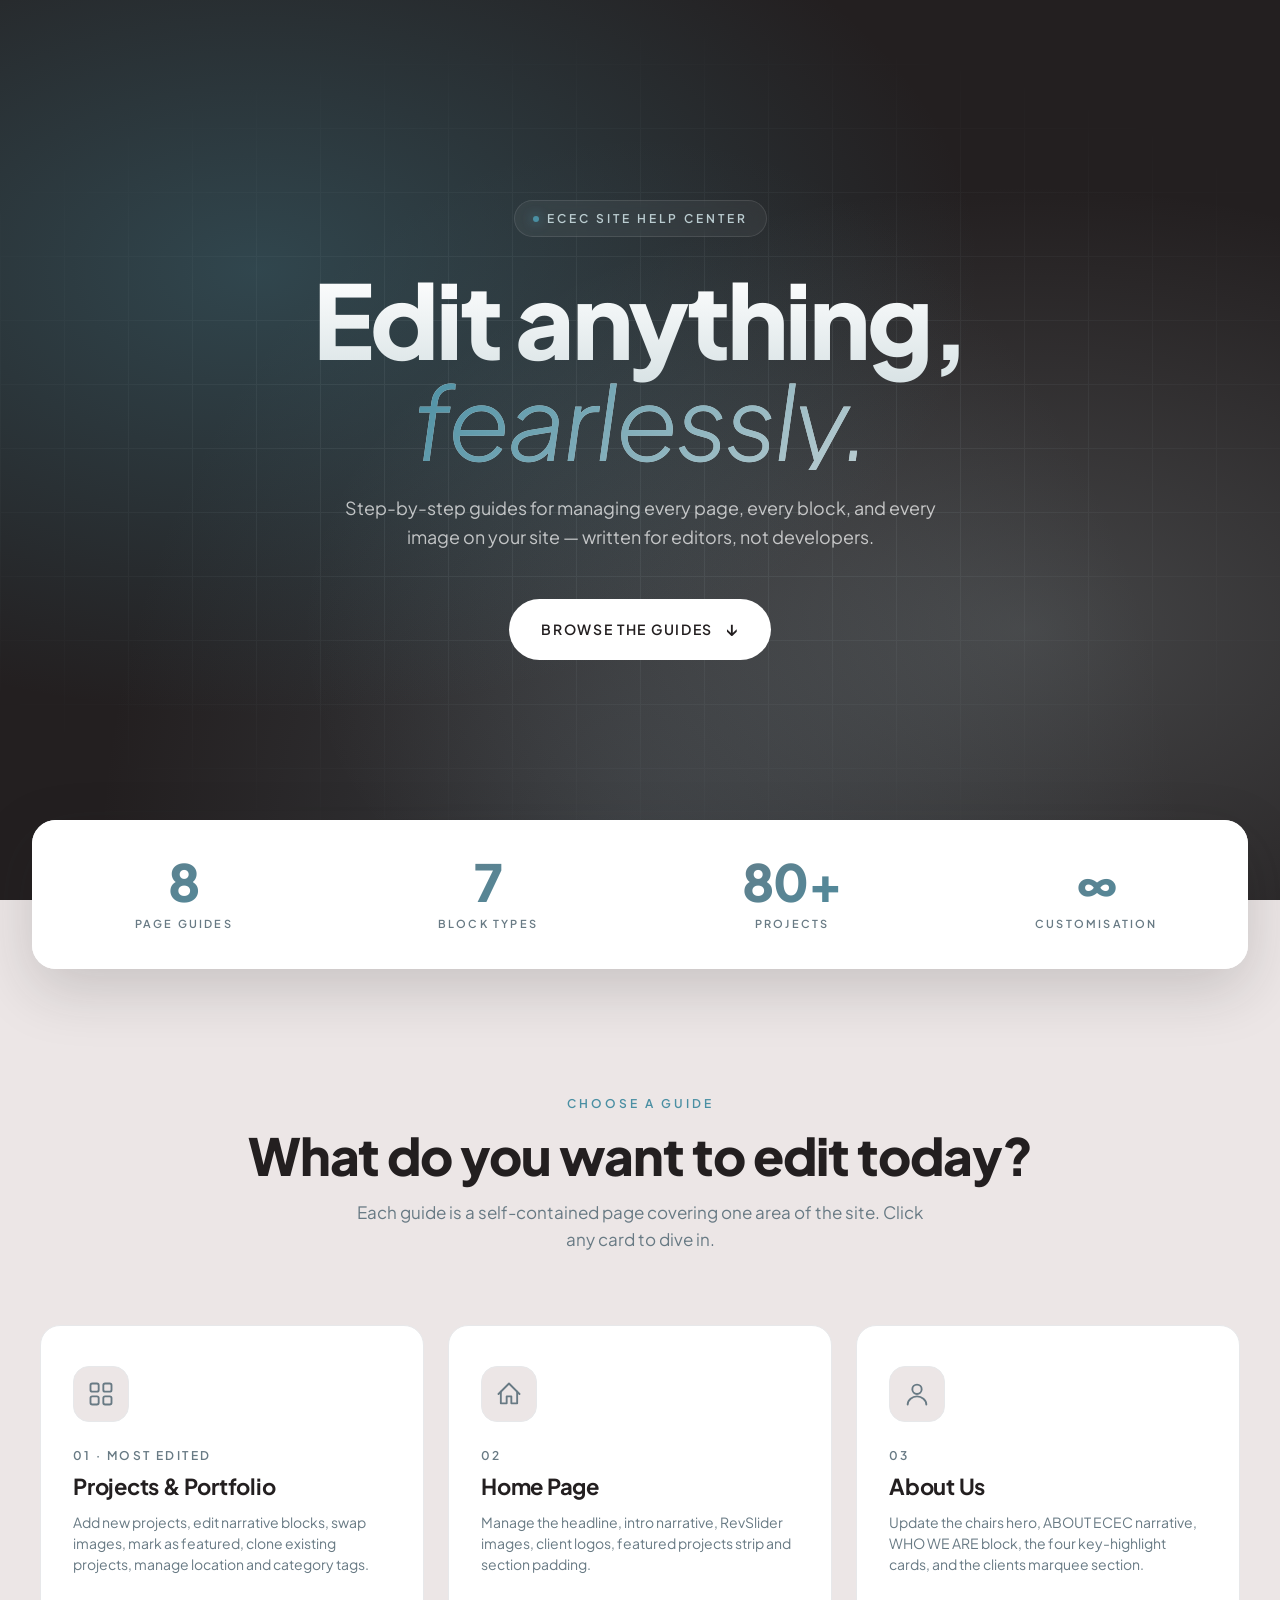
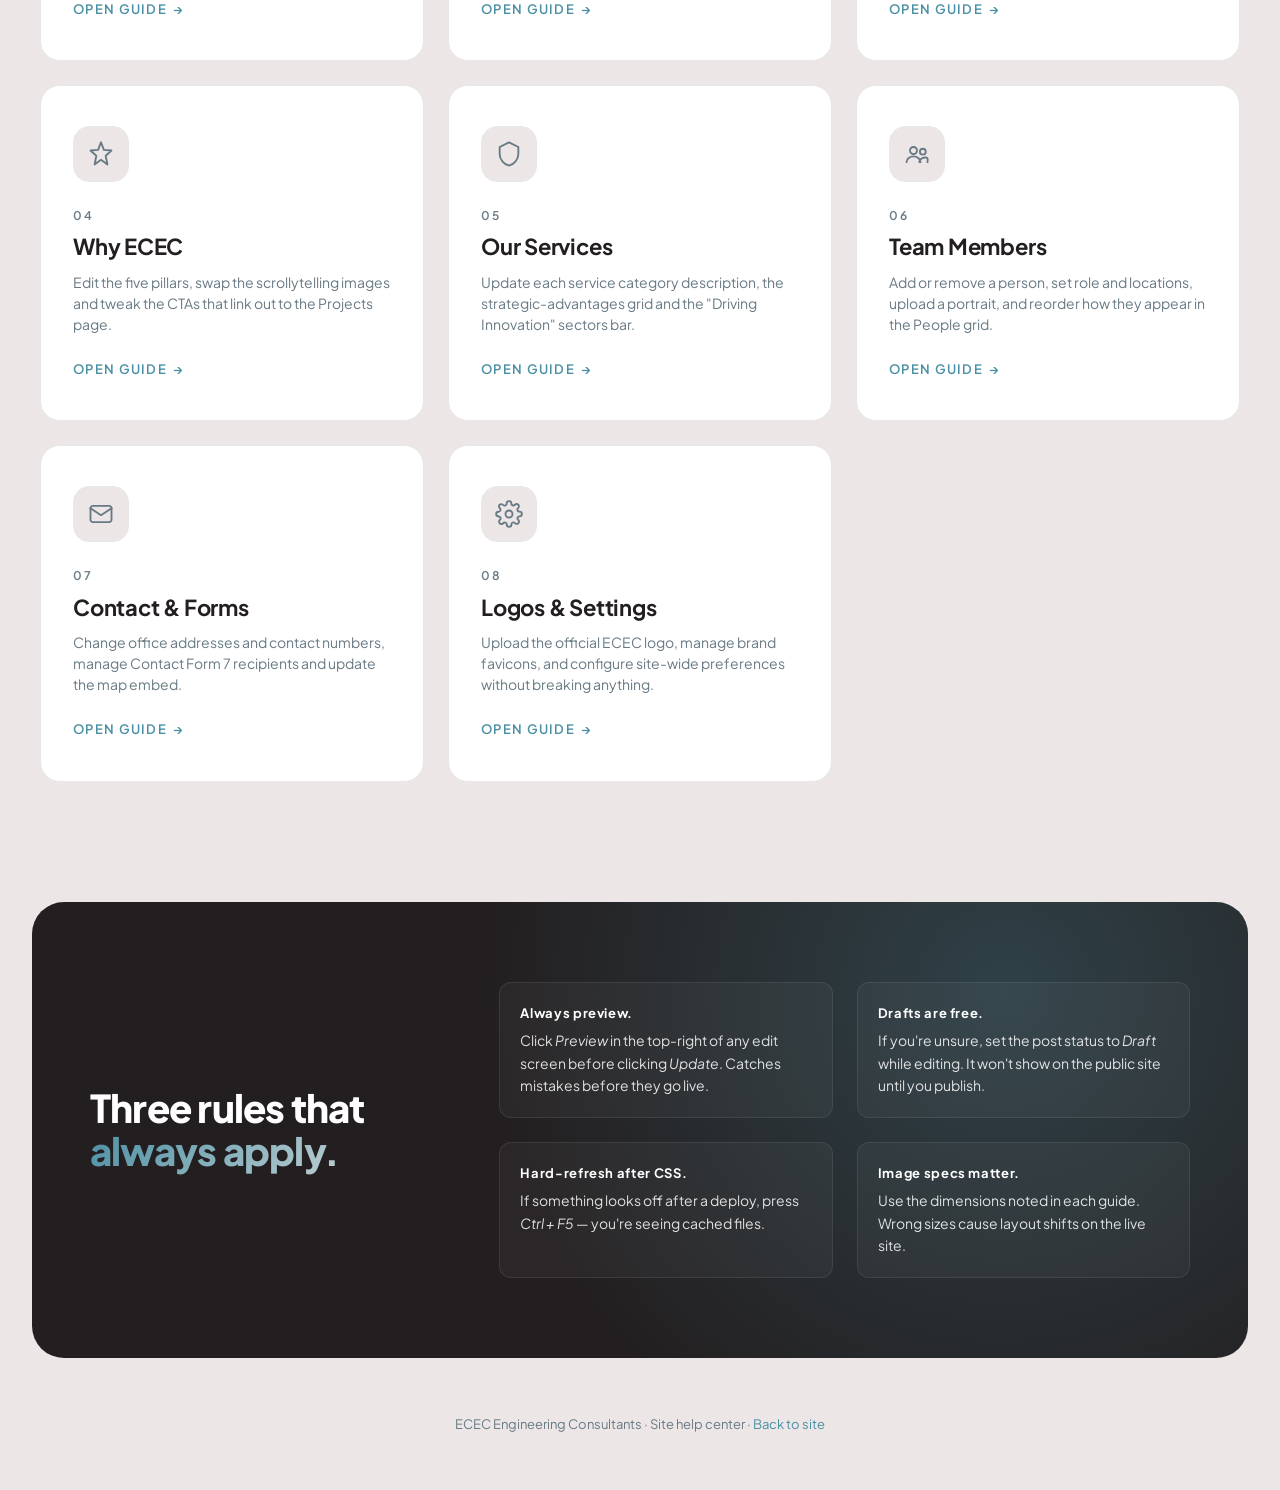
<file: help/index.html>
<!doctype html>
<html lang="en">
<head>
<meta charset="utf-8">
<meta name="viewport" content="width=device-width,initial-scale=1">
<title>ECEC · Site Help Center</title>
<link rel="preconnect" href="https://fonts.googleapis.com">
<link rel="preconnect" href="https://fonts.gstatic.com" crossorigin>
<link href="https://fonts.googleapis.com/css2?family=Plus+Jakarta+Sans:wght@300;400;500;600;700;800&display=swap" rel="stylesheet">
<style>
:root {
  --white: #ffffff;
  --platinum: #e7e8ea;
  --isabelline: #ece6e6;
  --silver: #bbcdd1;
  --slate: #687a84;
  --raisin: #231f20;
  --accent: #4a8fa3;
  --shadow-sm: 0 2px 8px rgba(35,31,32,.06);
  --shadow-md: 0 8px 24px rgba(35,31,32,.10);
  --shadow-lg: 0 20px 60px rgba(35,31,32,.18);
  --grad-1: linear-gradient(135deg, #687a84 0%, #4a8fa3 100%);
  --grad-2: linear-gradient(135deg, #bbcdd1 0%, #687a84 100%);
}
* { box-sizing: border-box; margin: 0; padding: 0; }
html { scroll-behavior: smooth; }
body {
  font-family: 'Plus Jakarta Sans', system-ui, sans-serif;
  background: var(--isabelline);
  color: var(--raisin);
  line-height: 1.6;
  overflow-x: hidden;
}

/* ── Reading progress bar ───────────────────────────────────────── */
.progress {
  position: fixed; top: 0; left: 0; right: 0; height: 3px;
  background: transparent; z-index: 1000; pointer-events: none;
}
.progress__bar {
  height: 100%; width: 0;
  background: linear-gradient(90deg, var(--slate), var(--accent));
  transition: width .15s ease-out;
}

/* ── Hero ───────────────────────────────────────────────────────── */
.hero {
  position: relative;
  min-height: 100vh;
  display: flex; flex-direction: column; justify-content: center; align-items: center;
  padding: 80px 24px 120px;
  text-align: center;
  overflow: hidden;
  background: var(--raisin);
  color: var(--white);
}
.hero__bg {
  position: absolute; inset: 0; pointer-events: none;
  background:
    radial-gradient(ellipse at 20% 30%, rgba(74,143,163,.35) 0%, transparent 50%),
    radial-gradient(ellipse at 80% 70%, rgba(187,205,209,.22) 0%, transparent 50%),
    radial-gradient(ellipse at 50% 100%, rgba(104,122,132,.30) 0%, transparent 60%);
  animation: pulse 10s ease-in-out infinite;
}
@keyframes pulse {
  0%, 100% { transform: scale(1); opacity: 1; }
  50%      { transform: scale(1.1); opacity: .85; }
}
.hero__grid {
  position: absolute; inset: 0; pointer-events: none; opacity: .08;
  background-image:
    linear-gradient(var(--silver) 1px, transparent 1px),
    linear-gradient(90deg, var(--silver) 1px, transparent 1px);
  background-size: 64px 64px;
  mask-image: radial-gradient(ellipse 80% 60% at 50% 50%, #000 30%, transparent 80%);
  animation: drift 20s linear infinite;
}
@keyframes drift {
  to { transform: translate(64px, 64px); }
}
.hero__particles {
  position: absolute; inset: 0; pointer-events: none;
}
.hero__particles span {
  position: absolute; width: 4px; height: 4px; border-radius: 50%;
  background: var(--silver); opacity: 0;
  animation: float 8s ease-in-out infinite;
}
@keyframes float {
  0%   { transform: translateY(40px); opacity: 0; }
  20%  { opacity: .6; }
  80%  { opacity: .6; }
  100% { transform: translateY(-100vh); opacity: 0; }
}
.hero__inner {
  position: relative; z-index: 2; max-width: 900px;
}
.hero__eyebrow {
  display: inline-flex; align-items: center; gap: 8px;
  font-size: 12px; font-weight: 600; letter-spacing: .25em; text-transform: uppercase;
  color: var(--silver);
  padding: 8px 18px; border-radius: 100px;
  background: rgba(255,255,255,.05); border: 1px solid rgba(255,255,255,.1);
  margin-bottom: 32px;
  backdrop-filter: blur(8px);
  animation: fadeIn 1s ease-out .2s backwards;
}
.hero__eyebrow::before {
  content: ''; width: 6px; height: 6px; border-radius: 50%;
  background: var(--accent); box-shadow: 0 0 12px var(--accent);
  animation: blink 2s ease-in-out infinite;
}
@keyframes blink {
  0%, 100% { opacity: 1; }
  50%      { opacity: .3; }
}
.hero__title {
  font-size: clamp(48px, 8vw, 112px);
  font-weight: 800; line-height: .98; letter-spacing: -.03em;
  margin-bottom: 24px;
  background: linear-gradient(180deg, #fff 0%, var(--silver) 100%);
  -webkit-background-clip: text; background-clip: text;
  -webkit-text-fill-color: transparent;
  animation: fadeIn 1.2s ease-out .4s backwards;
}
.hero__title span {
  display: inline-block;
  background: linear-gradient(135deg, var(--accent) 0%, var(--silver) 100%);
  -webkit-background-clip: text; background-clip: text;
  -webkit-text-fill-color: transparent;
  font-style: italic; font-weight: 300;
}
.hero__sub {
  font-size: clamp(16px, 1.4vw, 20px);
  color: rgba(255,255,255,.7); max-width: 600px; margin: 0 auto 48px;
  animation: fadeIn 1.4s ease-out .6s backwards;
}
.hero__cta {
  display: inline-flex; gap: 12px; align-items: center;
  padding: 16px 32px;
  background: var(--white); color: var(--raisin);
  text-decoration: none; font-weight: 600; font-size: 14px;
  letter-spacing: .12em; text-transform: uppercase;
  border-radius: 100px;
  transition: transform .3s, box-shadow .3s;
  animation: fadeIn 1.6s ease-out .8s backwards;
}
.hero__cta:hover {
  transform: translateY(-2px);
  box-shadow: 0 10px 30px rgba(74,143,163,.5);
}
.hero__cta::after {
  content: '↓'; font-size: 18px; transition: transform .3s;
}
.hero__cta:hover::after { transform: translateY(3px); }
@keyframes fadeIn {
  from { opacity: 0; transform: translateY(20px); }
  to   { opacity: 1; transform: translateY(0); }
}

/* ── Stats strip ────────────────────────────────────────────────── */
.stats {
  display: grid; grid-template-columns: repeat(auto-fit, minmax(180px, 1fr));
  gap: 1px; background: var(--platinum);
  margin: -80px 32px 0; position: relative; z-index: 3;
  border-radius: 24px; overflow: hidden; box-shadow: var(--shadow-lg);
  background-color: var(--white);
}
.stats__cell {
  padding: 36px 28px; text-align: center; background: var(--white);
}
.stats__num {
  font-size: clamp(36px, 4vw, 56px); font-weight: 800; line-height: 1;
  color: var(--slate); letter-spacing: -.02em;
  background: linear-gradient(135deg, var(--slate), var(--accent));
  -webkit-background-clip: text; background-clip: text;
  -webkit-text-fill-color: transparent;
}
.stats__label {
  font-size: 11px; font-weight: 600; letter-spacing: .2em; text-transform: uppercase;
  color: var(--slate); margin-top: 8px;
}

/* ── Section base ───────────────────────────────────────────────── */
.section { padding: 120px 32px; position: relative; }
.section__inner { max-width: 1200px; margin: 0 auto; }
.section__head { text-align: center; margin-bottom: 72px; }
.section__eyebrow {
  display: inline-block; font-size: 12px; font-weight: 600; letter-spacing: .25em;
  text-transform: uppercase; color: var(--accent); margin-bottom: 16px;
}
.section__title {
  font-size: clamp(32px, 4vw, 56px); font-weight: 800; line-height: 1.05;
  letter-spacing: -.02em; color: var(--raisin);
}
.section__sub {
  font-size: 17px; color: var(--slate); max-width: 580px; margin: 16px auto 0;
}

/* ── Topic cards ────────────────────────────────────────────────── */
.topics {
  display: grid; grid-template-columns: repeat(auto-fit, minmax(320px, 1fr));
  gap: 24px;
}
.topic {
  position: relative; padding: 40px 32px;
  background: var(--white); border-radius: 20px;
  text-decoration: none; color: var(--raisin);
  overflow: hidden;
  transition: transform .5s cubic-bezier(.2,.9,.3,1.4), box-shadow .5s;
  border: 1px solid var(--platinum);
}
.topic::before {
  content: ''; position: absolute; inset: 0;
  background: var(--grad-1); opacity: 0;
  transition: opacity .5s;
  z-index: 0;
}
.topic > * { position: relative; z-index: 1; }
.topic:hover {
  transform: translateY(-8px) scale(1.02);
  box-shadow: var(--shadow-lg);
  color: var(--white);
}
.topic:hover::before { opacity: 1; }
.topic:hover .topic__num,
.topic:hover .topic__sub,
.topic:hover .topic__arrow { color: rgba(255,255,255,.85); }
.topic:hover .topic__icon { background: rgba(255,255,255,.18); border-color: rgba(255,255,255,.25); }
.topic:hover .topic__icon svg { stroke: var(--white); }

.topic__icon {
  width: 56px; height: 56px; border-radius: 16px;
  background: var(--isabelline); border: 1px solid var(--platinum);
  display: flex; align-items: center; justify-content: center;
  margin-bottom: 24px;
  transition: background .5s, border-color .5s;
}
.topic__icon svg {
  width: 28px; height: 28px; stroke: var(--slate); stroke-width: 1.6;
  fill: none; stroke-linecap: round; stroke-linejoin: round;
  transition: stroke .5s;
}
.topic__num {
  font-size: 12px; font-weight: 600; letter-spacing: .2em; text-transform: uppercase;
  color: var(--slate); margin-bottom: 8px; transition: color .5s;
}
.topic__title {
  font-size: 22px; font-weight: 700; letter-spacing: -.01em;
  margin-bottom: 12px; line-height: 1.2;
}
.topic__sub { font-size: 14px; color: var(--slate); transition: color .5s; line-height: 1.5; }
.topic__arrow {
  display: inline-flex; align-items: center; gap: 6px;
  margin-top: 24px; font-size: 13px; font-weight: 600;
  letter-spacing: .1em; text-transform: uppercase; color: var(--accent);
  transition: color .5s, gap .3s;
}
.topic:hover .topic__arrow { gap: 12px; }
.topic__arrow::after {
  content: '→'; transition: transform .3s;
}
.topic:hover .topic__arrow::after { transform: translateX(4px); }

/* Reveal on scroll */
.reveal { opacity: 0; transform: translateY(40px); transition: opacity .8s, transform .8s; }
.reveal.in { opacity: 1; transform: translateY(0); }
.topics .topic { transition-delay: var(--d, 0s); }

/* ── Tips strip ─────────────────────────────────────────────────── */
.tips {
  margin: 0 32px; padding: 80px 48px;
  background: var(--raisin); color: var(--white);
  border-radius: 32px;
  position: relative; overflow: hidden;
}
.tips::before {
  content: ''; position: absolute; inset: 0;
  background: radial-gradient(circle at 80% 20%, rgba(74,143,163,.3) 0%, transparent 50%);
  pointer-events: none;
}
.tips__inner {
  max-width: 1100px; margin: 0 auto;
  display: grid; grid-template-columns: 1fr 2fr; gap: 64px;
  align-items: center; position: relative;
}
.tips__title {
  font-size: clamp(28px, 3vw, 44px); font-weight: 800; line-height: 1.1;
  letter-spacing: -.02em;
}
.tips__title span {
  background: linear-gradient(135deg, var(--accent), var(--silver));
  -webkit-background-clip: text; background-clip: text;
  -webkit-text-fill-color: transparent;
}
.tips__list {
  display: grid; grid-template-columns: repeat(2, 1fr); gap: 24px;
  list-style: none;
}
.tips__list li {
  padding: 20px;
  background: rgba(255,255,255,.04);
  border: 1px solid rgba(255,255,255,.08);
  border-radius: 12px;
  font-size: 14px; color: rgba(255,255,255,.85);
  transition: background .3s, border-color .3s, transform .3s;
}
.tips__list li:hover {
  background: rgba(255,255,255,.08);
  border-color: rgba(74,143,163,.3);
  transform: translateY(-2px);
}
.tips__list strong {
  display: block; color: var(--white); margin-bottom: 6px;
  font-size: 13px; font-weight: 700; letter-spacing: .05em;
}
@media (max-width: 800px) {
  .tips { padding: 48px 28px; margin: 0 16px; }
  .tips__inner { grid-template-columns: 1fr; gap: 32px; }
  .tips__list { grid-template-columns: 1fr; }
}

/* ── Footer ─────────────────────────────────────────────────────── */
.foot {
  text-align: center; padding: 56px 24px;
  font-size: 13px; color: var(--slate);
}
.foot a { color: var(--accent); text-decoration: none; }
.foot a:hover { text-decoration: underline; }

@media (prefers-reduced-motion: reduce) {
  *, *::before, *::after {
    animation-duration: .01ms !important; transition-duration: .01ms !important;
  }
}
</style>
</head>
<body>

<div class="progress"><div class="progress__bar" id="bar"></div></div>

<!-- ─── HERO ────────────────────────────────────────────────────── -->
<section class="hero" id="top">
  <div class="hero__bg"></div>
  <div class="hero__grid"></div>
  <div class="hero__particles" id="particles"></div>
  <div class="hero__inner">
    <span class="hero__eyebrow">ECEC Site Help Center</span>
    <h1 class="hero__title">Edit anything,<br><span>fearlessly.</span></h1>
    <p class="hero__sub">Step-by-step guides for managing every page, every block, and every image on your site &mdash; written for editors, not developers.</p>
    <a class="hero__cta" href="#topics">Browse the guides</a>
  </div>
</section>

<!-- ─── STATS ───────────────────────────────────────────────────── -->
<div class="stats">
  <div class="stats__cell"><div class="stats__num">8</div><div class="stats__label">Page guides</div></div>
  <div class="stats__cell"><div class="stats__num">7</div><div class="stats__label">Block types</div></div>
  <div class="stats__cell"><div class="stats__num">80+</div><div class="stats__label">Projects</div></div>
  <div class="stats__cell"><div class="stats__num">∞</div><div class="stats__label">Customisation</div></div>
</div>

<!-- ─── TOPICS ──────────────────────────────────────────────────── -->
<section class="section" id="topics">
  <div class="section__inner">
    <div class="section__head reveal">
      <span class="section__eyebrow">Choose a guide</span>
      <h2 class="section__title">What do you want to edit today?</h2>
      <p class="section__sub">Each guide is a self-contained page covering one area of the site. Click any card to dive in.</p>
    </div>

    <div class="topics">
      <a href="projects.html" class="topic reveal" style="--d:.05s">
        <div class="topic__icon"><svg viewBox="0 0 24 24"><rect x="3" y="3" width="7" height="7" rx="1.5"/><rect x="14" y="3" width="7" height="7" rx="1.5"/><rect x="3" y="14" width="7" height="7" rx="1.5"/><rect x="14" y="14" width="7" height="7" rx="1.5"/></svg></div>
        <div class="topic__num">01 · Most edited</div>
        <h3 class="topic__title">Projects &amp; Portfolio</h3>
        <p class="topic__sub">Add new projects, edit narrative blocks, swap images, mark as featured, clone existing projects, manage location and category tags.</p>
        <span class="topic__arrow">Open guide</span>
      </a>

      <a href="home.html" class="topic reveal" style="--d:.10s">
        <div class="topic__icon"><svg viewBox="0 0 24 24"><path d="M3 12L12 3l9 9"/><path d="M5 10v10h5v-6h4v6h5V10"/></svg></div>
        <div class="topic__num">02</div>
        <h3 class="topic__title">Home Page</h3>
        <p class="topic__sub">Manage the headline, intro narrative, RevSlider images, client logos, featured projects strip and section padding.</p>
        <span class="topic__arrow">Open guide</span>
      </a>

      <a href="about-us.html" class="topic reveal" style="--d:.15s">
        <div class="topic__icon"><svg viewBox="0 0 24 24"><circle cx="12" cy="8" r="4"/><path d="M4 21c0-4 4-7 8-7s8 3 8 7"/></svg></div>
        <div class="topic__num">03</div>
        <h3 class="topic__title">About Us</h3>
        <p class="topic__sub">Update the chairs hero, ABOUT ECEC narrative, WHO WE ARE block, the four key-highlight cards, and the clients marquee section.</p>
        <span class="topic__arrow">Open guide</span>
      </a>

      <a href="why-ecec.html" class="topic reveal" style="--d:.20s">
        <div class="topic__icon"><svg viewBox="0 0 24 24"><path d="M12 2l2.5 6.5L21 9l-5 4.5L17.5 21 12 17l-5.5 4 1.5-7.5L3 9l6.5-.5z"/></svg></div>
        <div class="topic__num">04</div>
        <h3 class="topic__title">Why ECEC</h3>
        <p class="topic__sub">Edit the five pillars, swap the scrollytelling images and tweak the CTAs that link out to the Projects page.</p>
        <span class="topic__arrow">Open guide</span>
      </a>

      <a href="services.html" class="topic reveal" style="--d:.25s">
        <div class="topic__icon"><svg viewBox="0 0 24 24"><path d="M12 2l8 4v6c0 5-4 9-8 10-4-1-8-5-8-10V6l8-4z"/></svg></div>
        <div class="topic__num">05</div>
        <h3 class="topic__title">Our Services</h3>
        <p class="topic__sub">Update each service category description, the strategic-advantages grid and the "Driving Innovation" sectors bar.</p>
        <span class="topic__arrow">Open guide</span>
      </a>

      <a href="people.html" class="topic reveal" style="--d:.30s">
        <div class="topic__icon"><svg viewBox="0 0 24 24"><circle cx="9" cy="9" r="3"/><circle cx="17" cy="10" r="2.5"/><path d="M3 19c0-3 3-5 6-5s6 2 6 5"/><path d="M14 19c0-2 2-4 5-4s2 2 2 4"/></svg></div>
        <div class="topic__num">06</div>
        <h3 class="topic__title">Team Members</h3>
        <p class="topic__sub">Add or remove a person, set role and locations, upload a portrait, and reorder how they appear in the People grid.</p>
        <span class="topic__arrow">Open guide</span>
      </a>

      <a href="contact.html" class="topic reveal" style="--d:.35s">
        <div class="topic__icon"><svg viewBox="0 0 24 24"><path d="M21 7v10c0 1-1 2-2 2H5c-1 0-2-1-2-2V7"/><path d="M3 7l9 6 9-6"/><path d="M3 7c0-1 1-2 2-2h14c1 0 2 1 2 2"/></svg></div>
        <div class="topic__num">07</div>
        <h3 class="topic__title">Contact &amp; Forms</h3>
        <p class="topic__sub">Change office addresses and contact numbers, manage Contact Form 7 recipients and update the map embed.</p>
        <span class="topic__arrow">Open guide</span>
      </a>

      <a href="settings.html" class="topic reveal" style="--d:.40s">
        <div class="topic__icon"><svg viewBox="0 0 24 24"><circle cx="12" cy="12" r="3"/><path d="M19.4 15a1.7 1.7 0 0 0 .3 1.8l.1.1a2 2 0 1 1-2.8 2.8l-.1-.1a1.7 1.7 0 0 0-1.8-.3 1.7 1.7 0 0 0-1 1.5V21a2 2 0 1 1-4 0v-.1a1.7 1.7 0 0 0-1.1-1.5 1.7 1.7 0 0 0-1.8.3l-.1.1a2 2 0 1 1-2.8-2.8l.1-.1a1.7 1.7 0 0 0 .3-1.8 1.7 1.7 0 0 0-1.5-1H3a2 2 0 1 1 0-4h.1a1.7 1.7 0 0 0 1.5-1.1 1.7 1.7 0 0 0-.3-1.8l-.1-.1a2 2 0 1 1 2.8-2.8l.1.1a1.7 1.7 0 0 0 1.8.3H9a1.7 1.7 0 0 0 1-1.5V3a2 2 0 1 1 4 0v.1a1.7 1.7 0 0 0 1 1.5 1.7 1.7 0 0 0 1.8-.3l.1-.1a2 2 0 1 1 2.8 2.8l-.1.1a1.7 1.7 0 0 0-.3 1.8V9a1.7 1.7 0 0 0 1.5 1H21a2 2 0 1 1 0 4h-.1a1.7 1.7 0 0 0-1.5 1z"/></svg></div>
        <div class="topic__num">08</div>
        <h3 class="topic__title">Logos &amp; Settings</h3>
        <p class="topic__sub">Upload the official ECEC logo, manage brand favicons, and configure site-wide preferences without breaking anything.</p>
        <span class="topic__arrow">Open guide</span>
      </a>
    </div>
  </div>
</section>

<!-- ─── TIPS ────────────────────────────────────────────────────── -->
<aside class="tips reveal">
  <div class="tips__inner">
    <div>
      <h2 class="tips__title">Three rules that<br><span>always apply.</span></h2>
    </div>
    <ul class="tips__list">
      <li><strong>Always preview.</strong> Click <em>Preview</em> in the top-right of any edit screen before clicking <em>Update</em>. Catches mistakes before they go live.</li>
      <li><strong>Drafts are free.</strong> If you're unsure, set the post status to <em>Draft</em> while editing. It won't show on the public site until you publish.</li>
      <li><strong>Hard-refresh after CSS.</strong> If something looks off after a deploy, press <em>Ctrl + F5</em> &mdash; you're seeing cached files.</li>
      <li><strong>Image specs matter.</strong> Use the dimensions noted in each guide. Wrong sizes cause layout shifts on the live site.</li>
    </ul>
  </div>
</aside>

<footer class="foot">
  <p>ECEC Engineering Consultants &middot; Site help center &middot; <a href="../">Back to site</a></p>
</footer>

<script>
// Particle generator
(function () {
  const host = document.getElementById('particles');
  if (!host) return;
  for (let i = 0; i < 30; i++) {
    const s = document.createElement('span');
    s.style.left = Math.random() * 100 + '%';
    s.style.bottom = '-10px';
    s.style.animationDelay = (Math.random() * 8) + 's';
    s.style.animationDuration = (6 + Math.random() * 6) + 's';
    s.style.opacity = (.3 + Math.random() * .5);
    host.appendChild(s);
  }
})();

// Reading progress bar
(function () {
  const bar = document.getElementById('bar');
  if (!bar) return;
  function update() {
    const scrolled = window.scrollY;
    const total = document.documentElement.scrollHeight - window.innerHeight;
    const pct = total > 0 ? (scrolled / total) * 100 : 0;
    bar.style.width = pct + '%';
  }
  document.addEventListener('scroll', update, { passive: true });
  update();
})();

// Reveal on scroll
(function () {
  const els = document.querySelectorAll('.reveal');
  if (!('IntersectionObserver' in window)) {
    els.forEach(el => el.classList.add('in'));
    return;
  }
  const io = new IntersectionObserver((entries) => {
    entries.forEach(e => {
      if (e.isIntersecting) {
        e.target.classList.add('in');
        io.unobserve(e.target);
      }
    });
  }, { threshold: .12 });
  els.forEach(el => io.observe(el));
})();
</script>
</body>
</html>
</file>
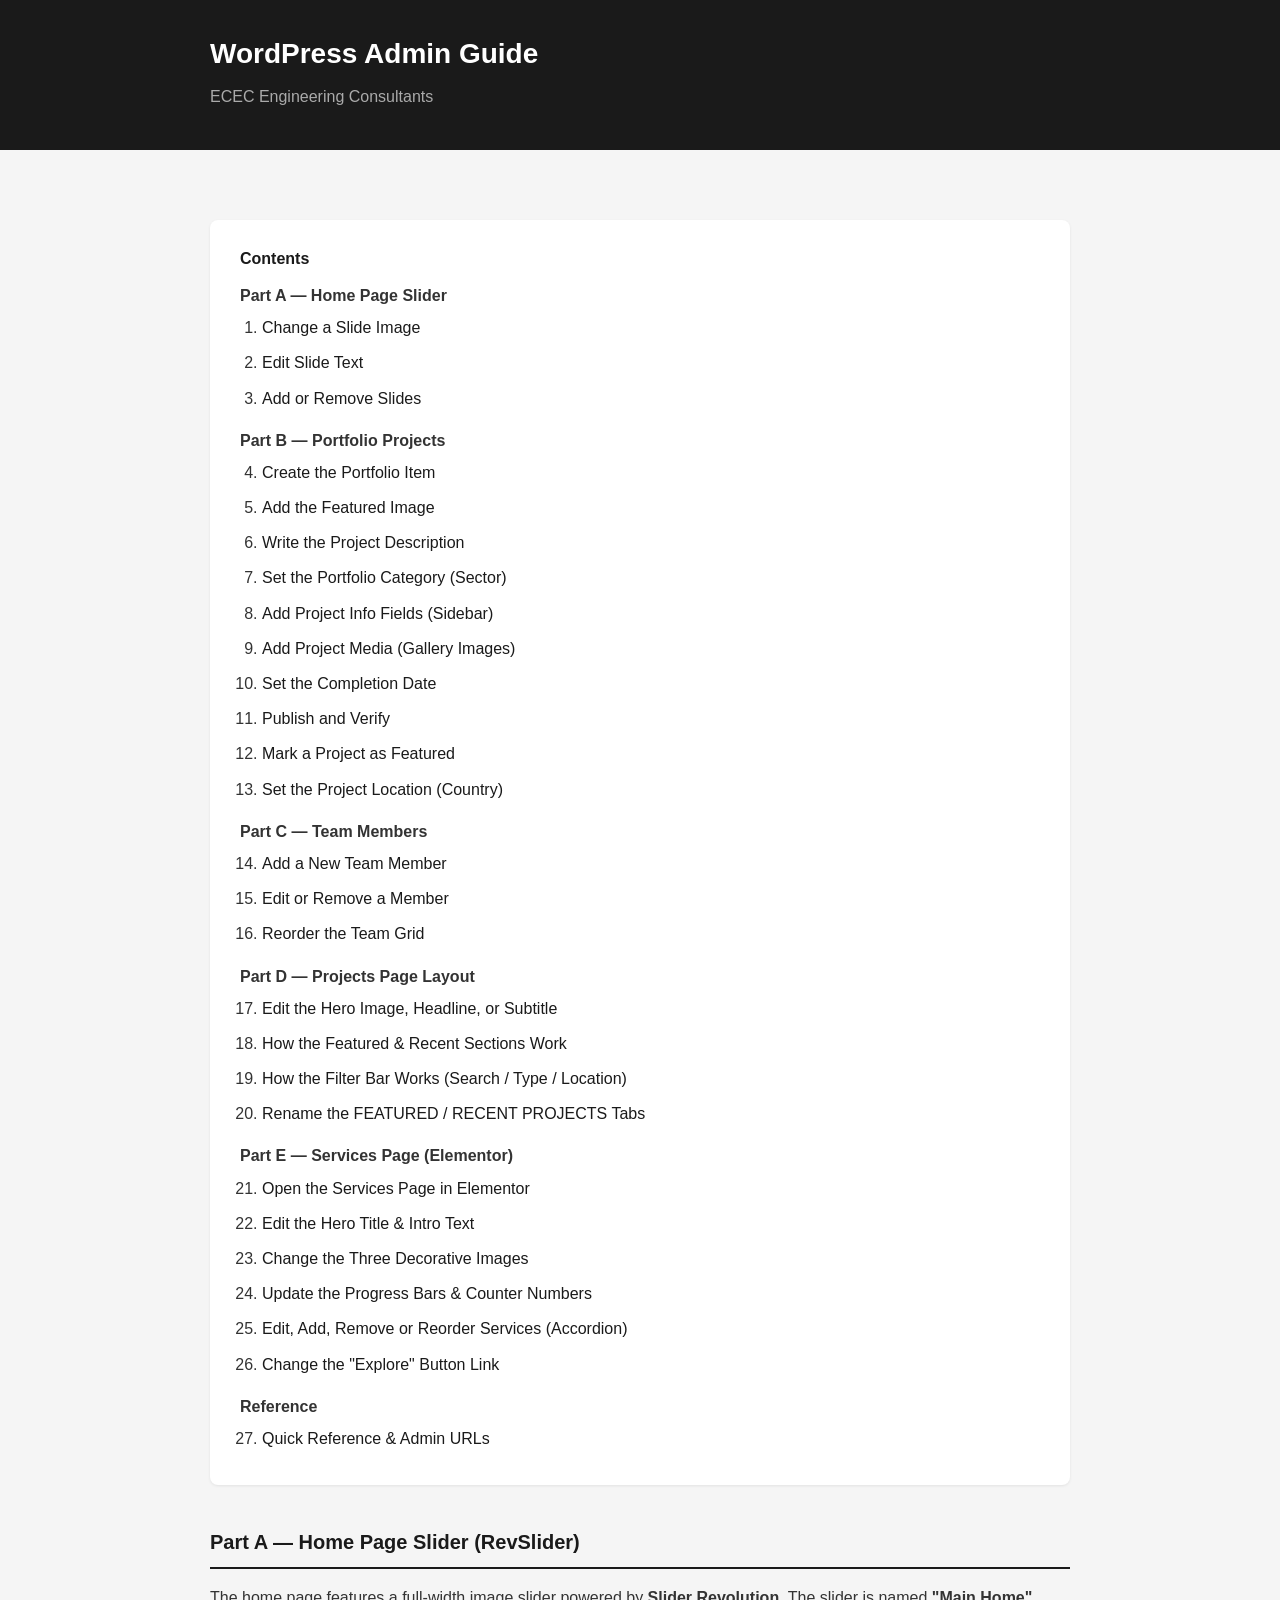
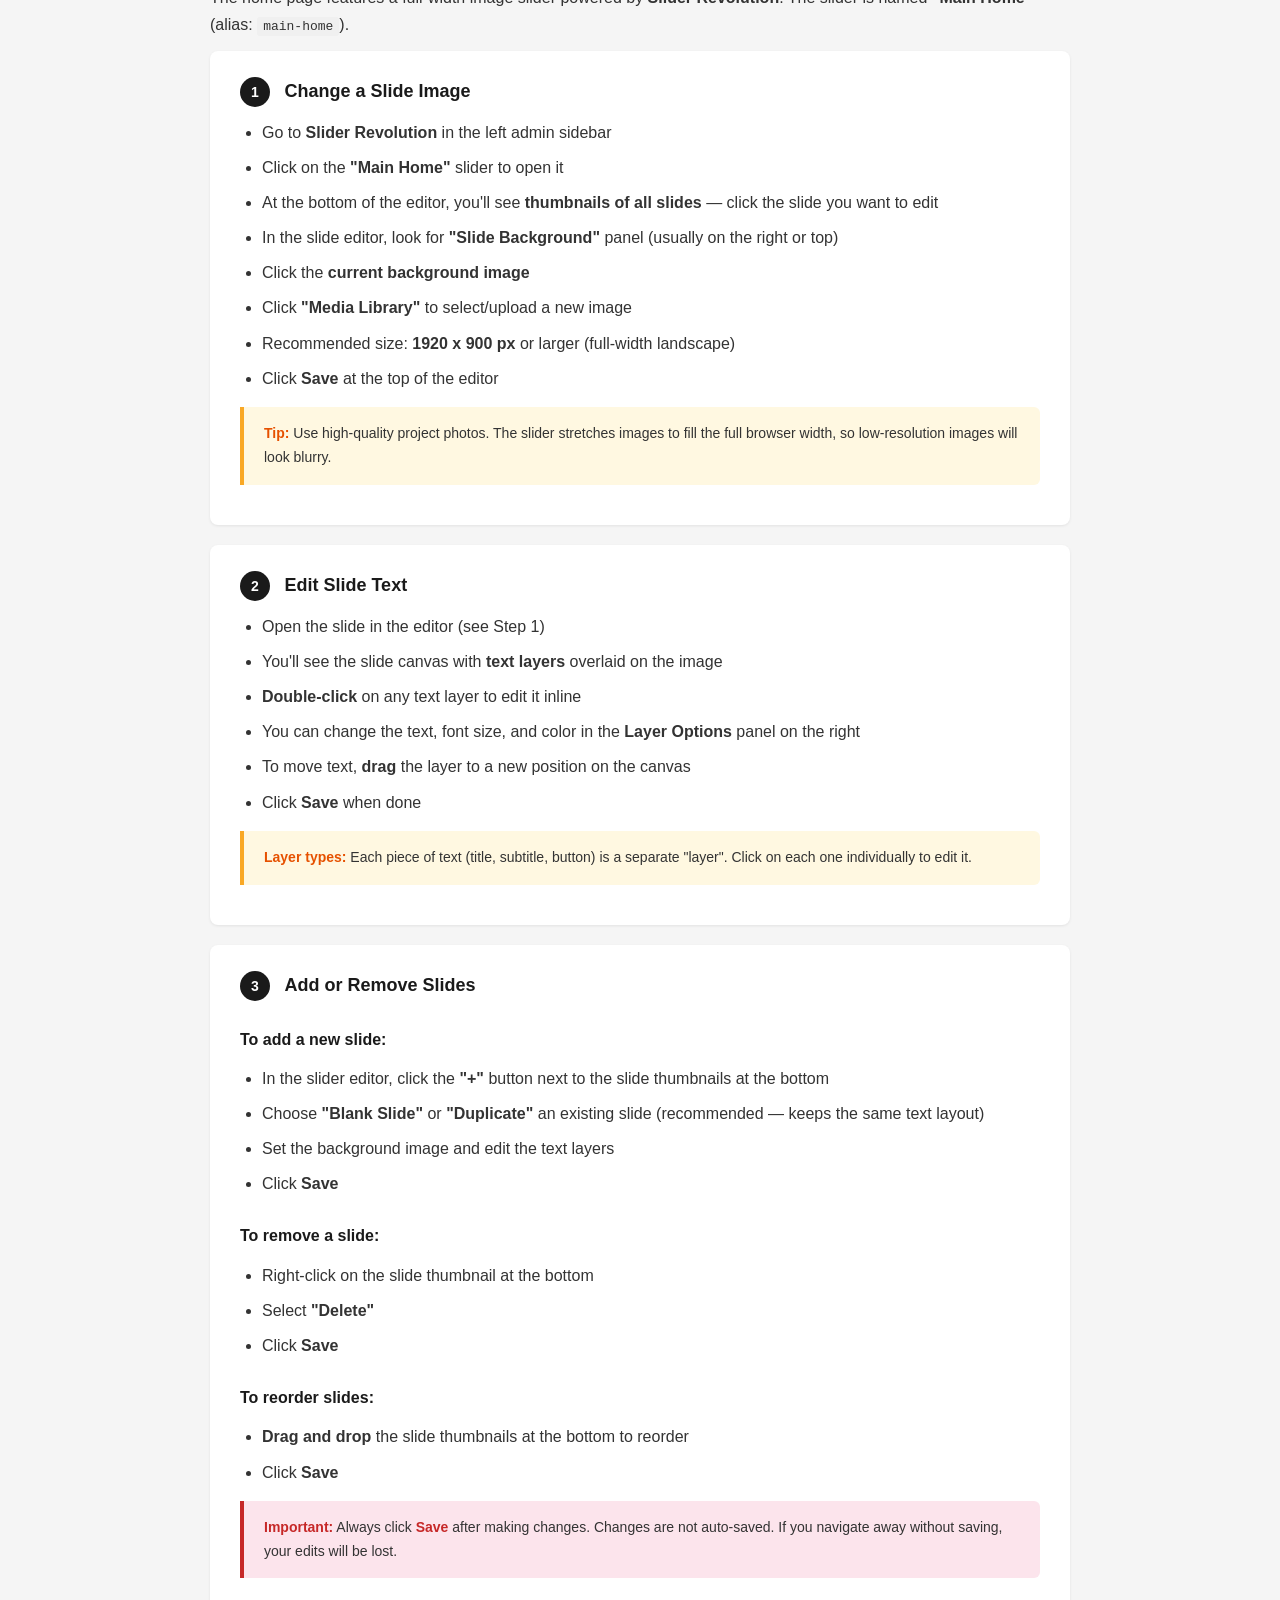
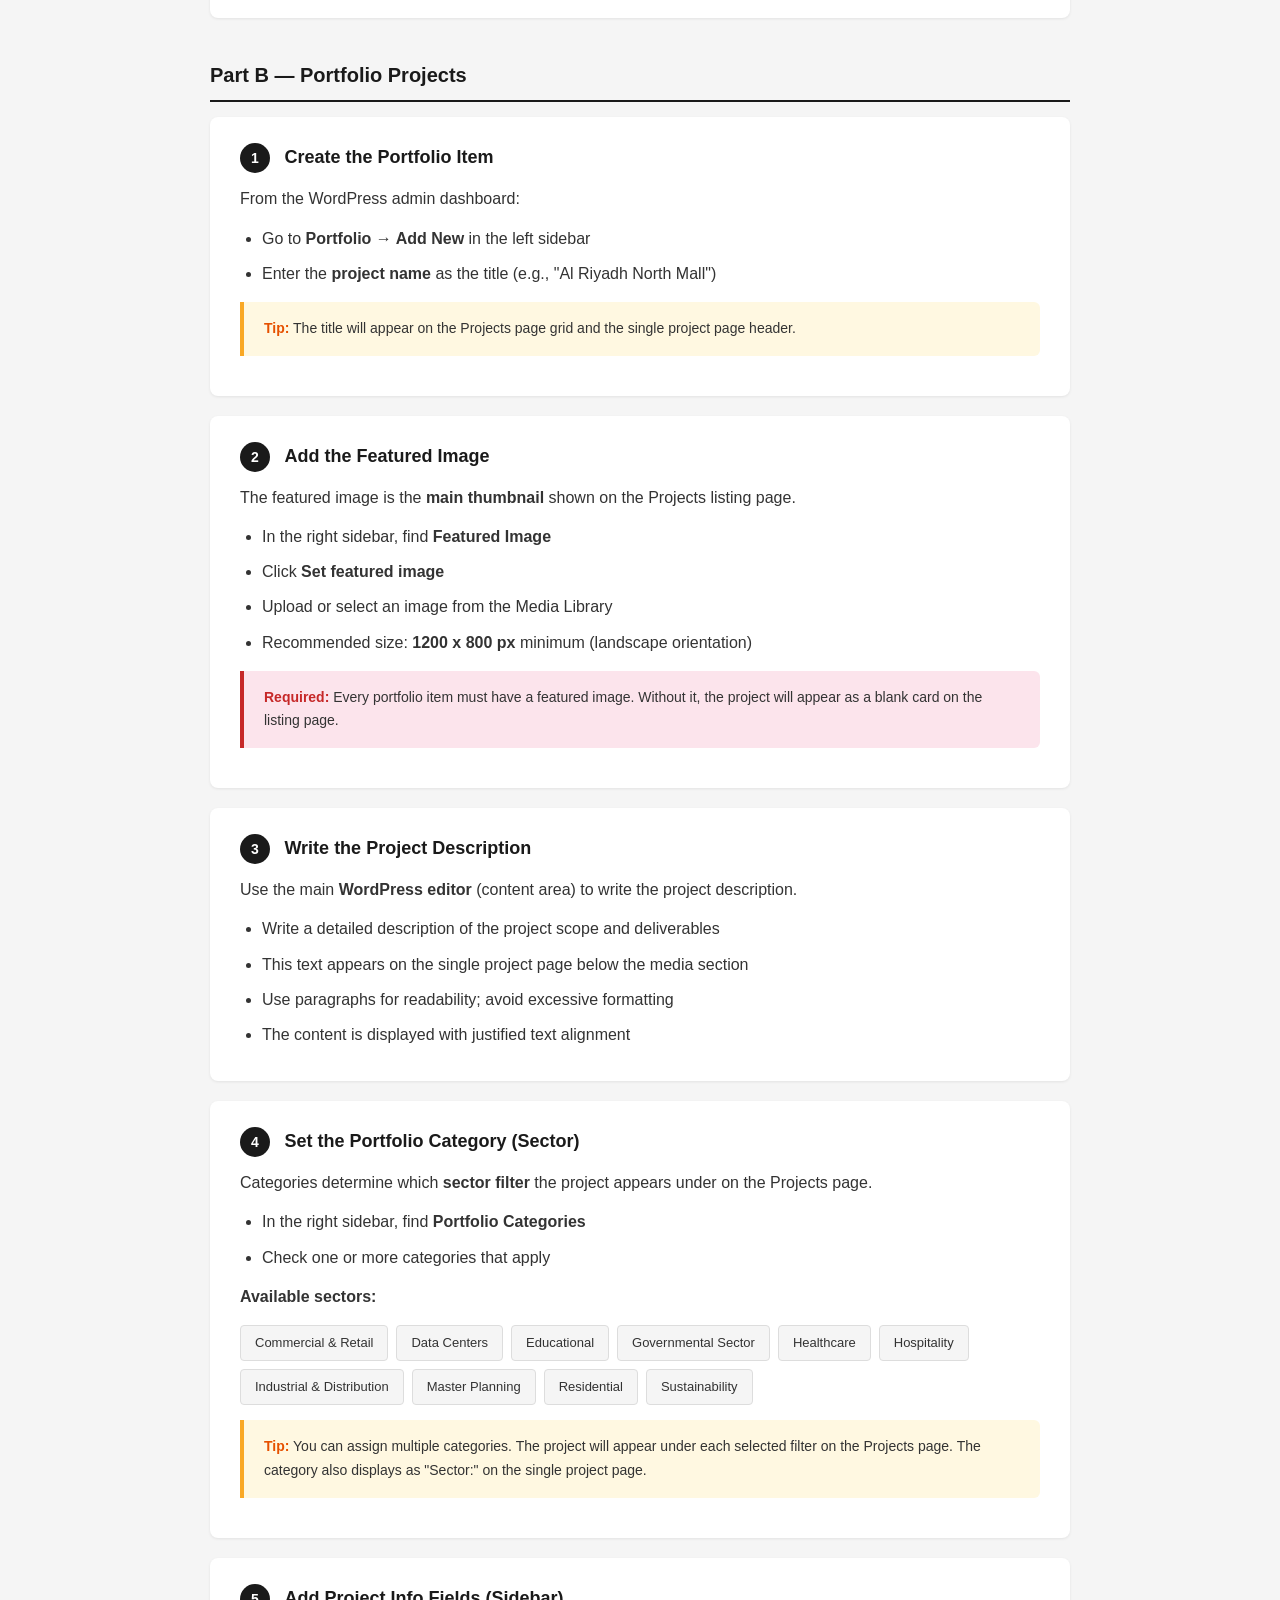
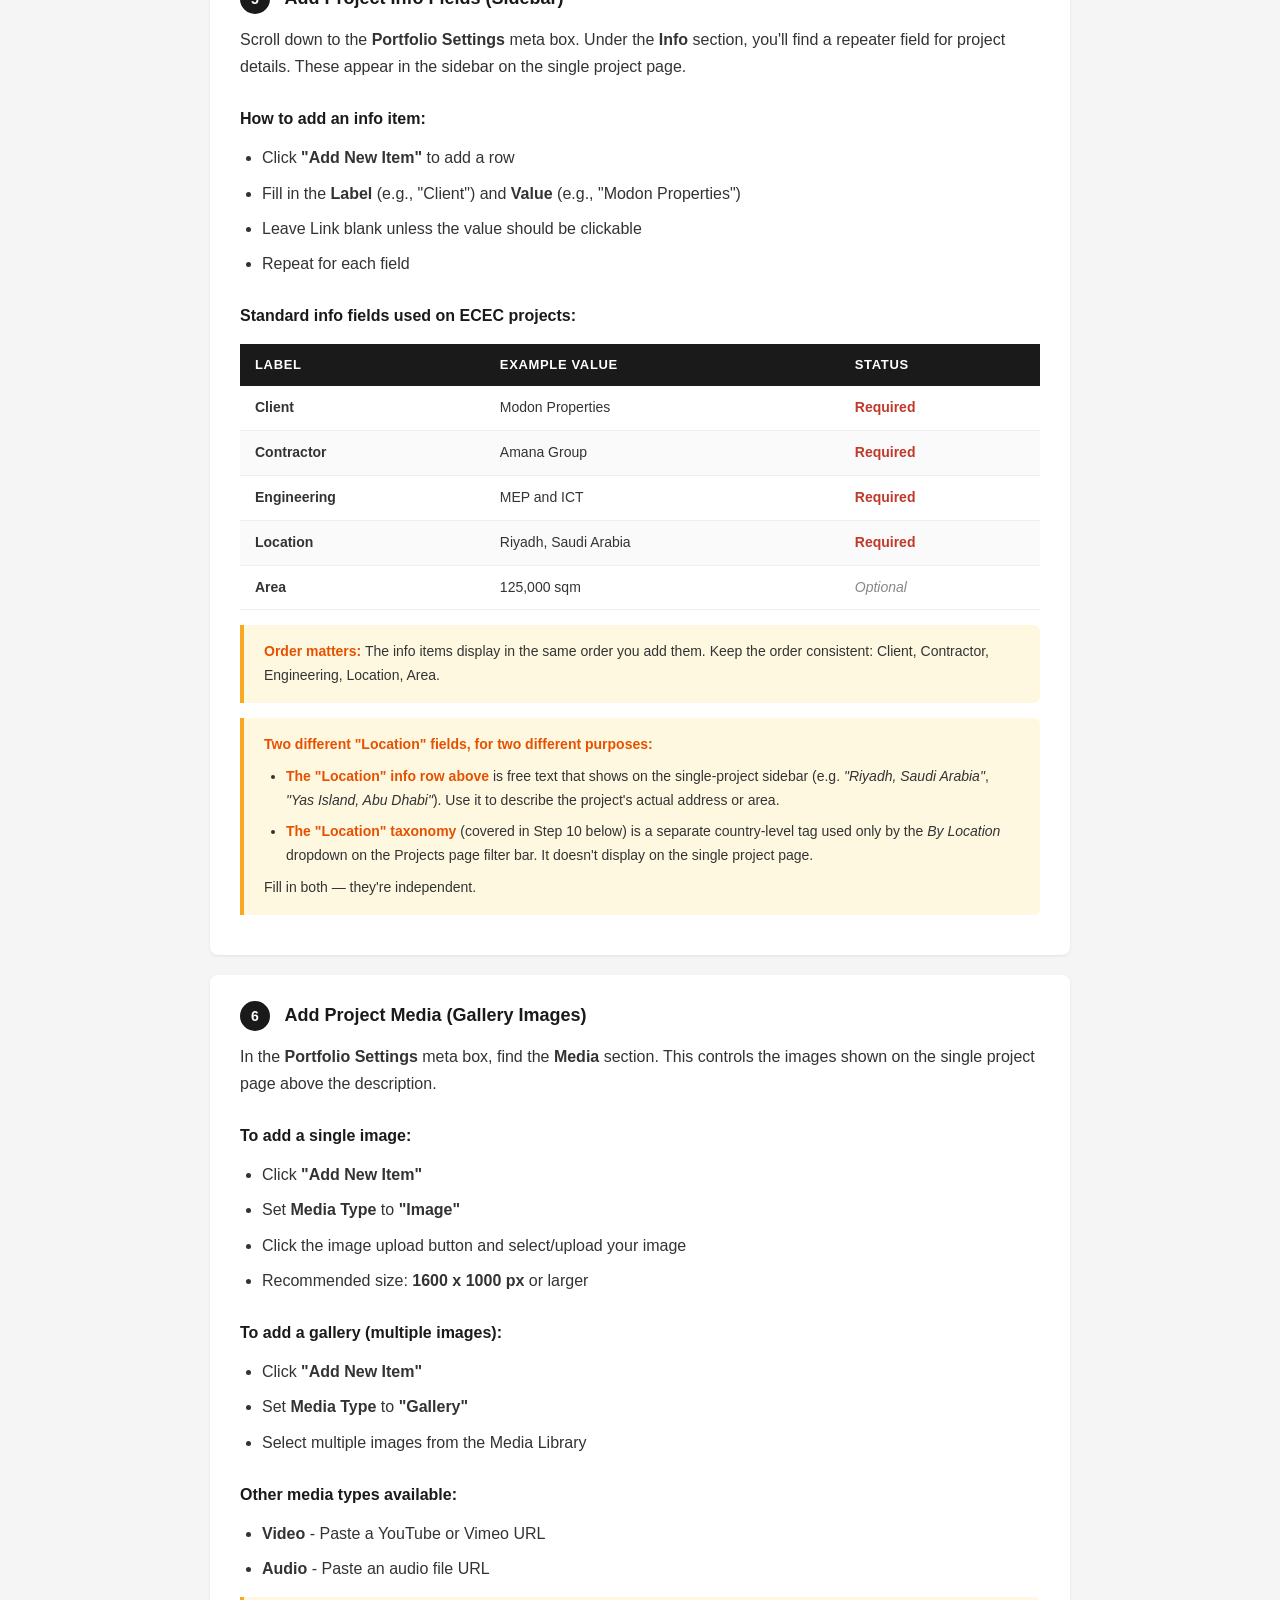
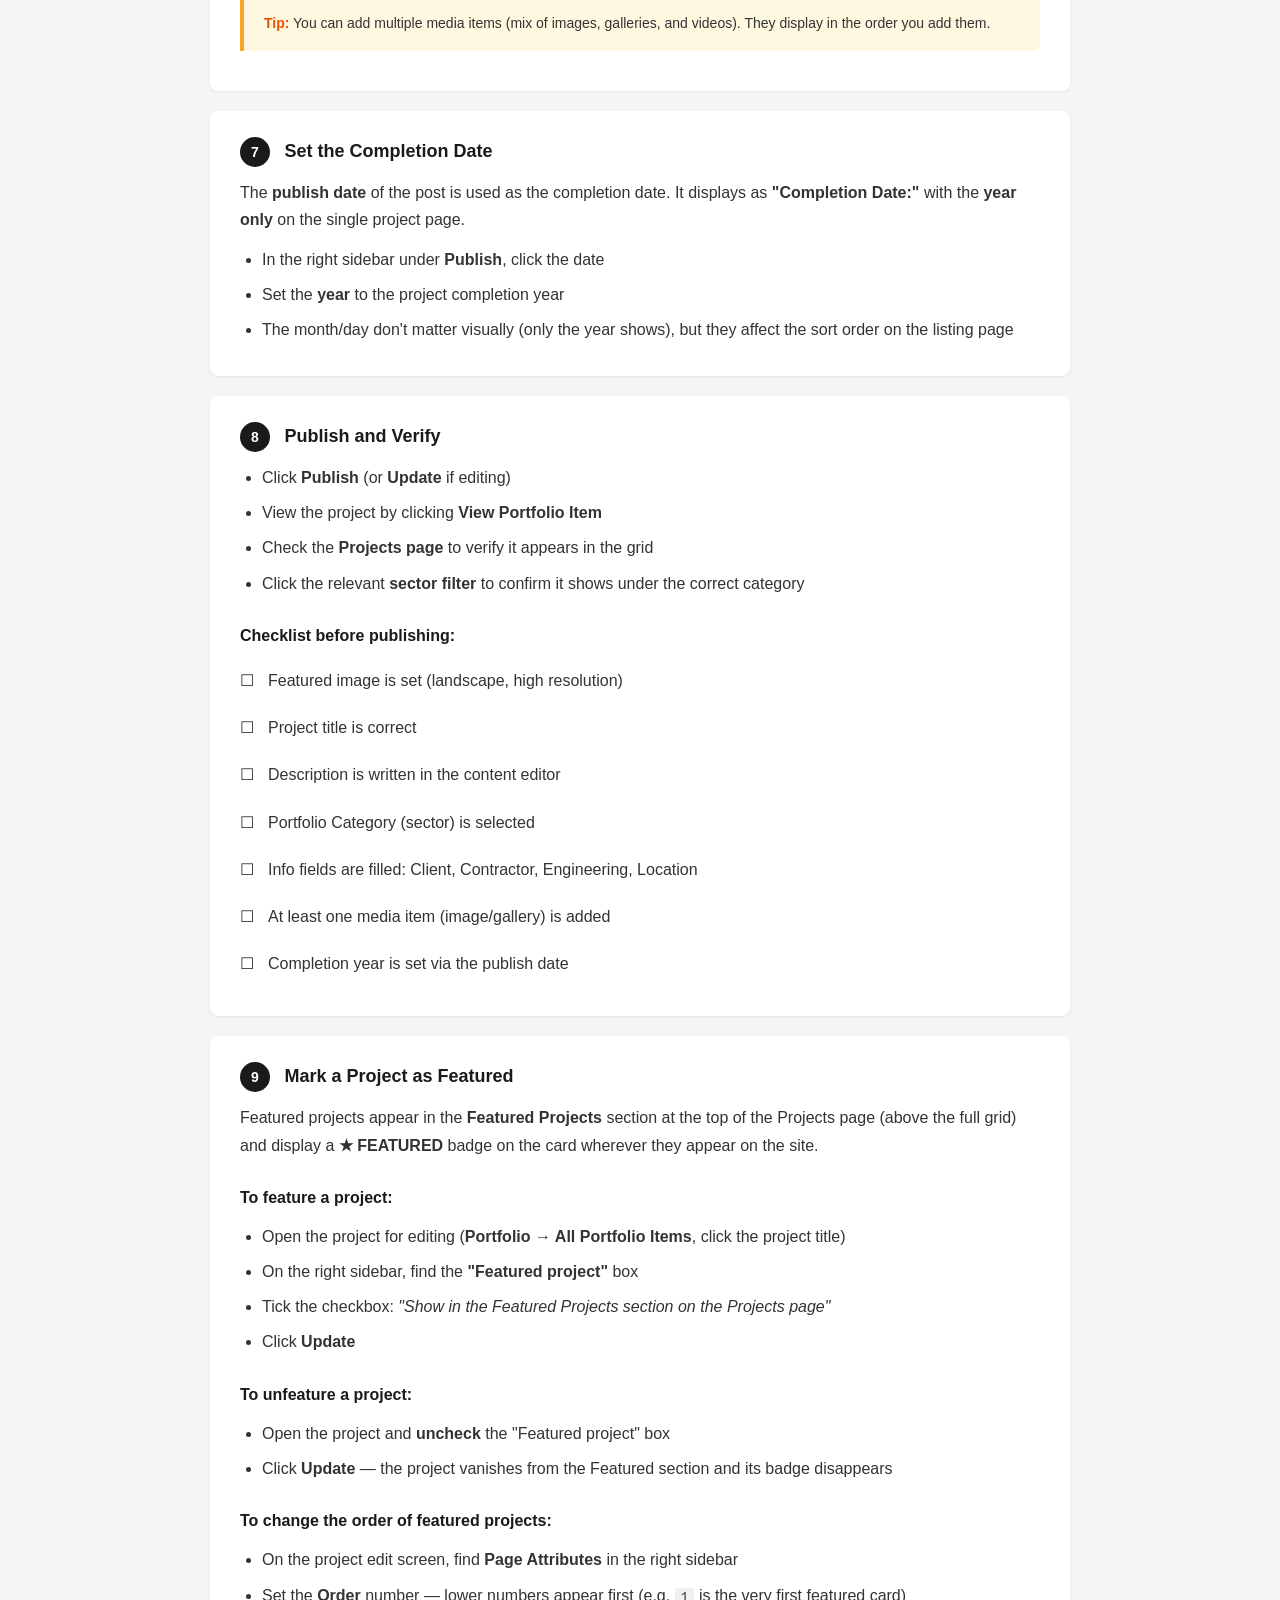
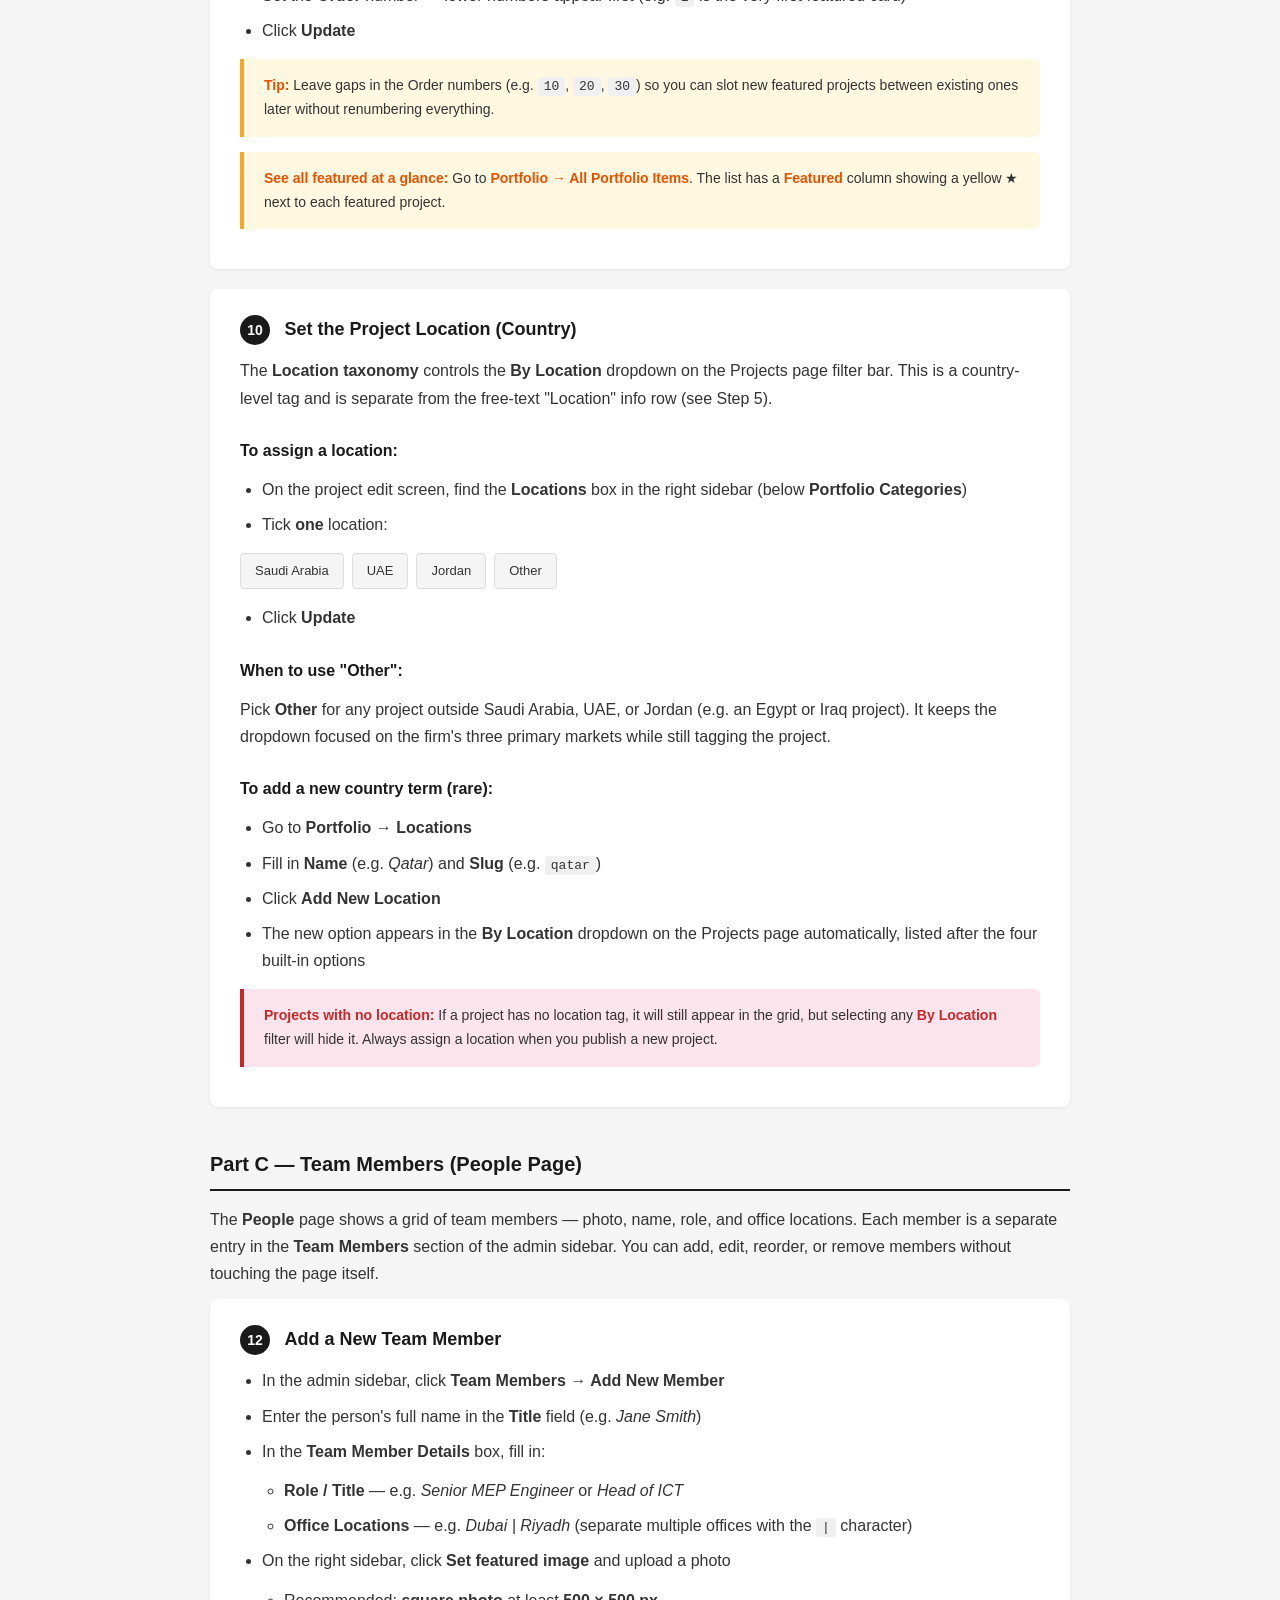
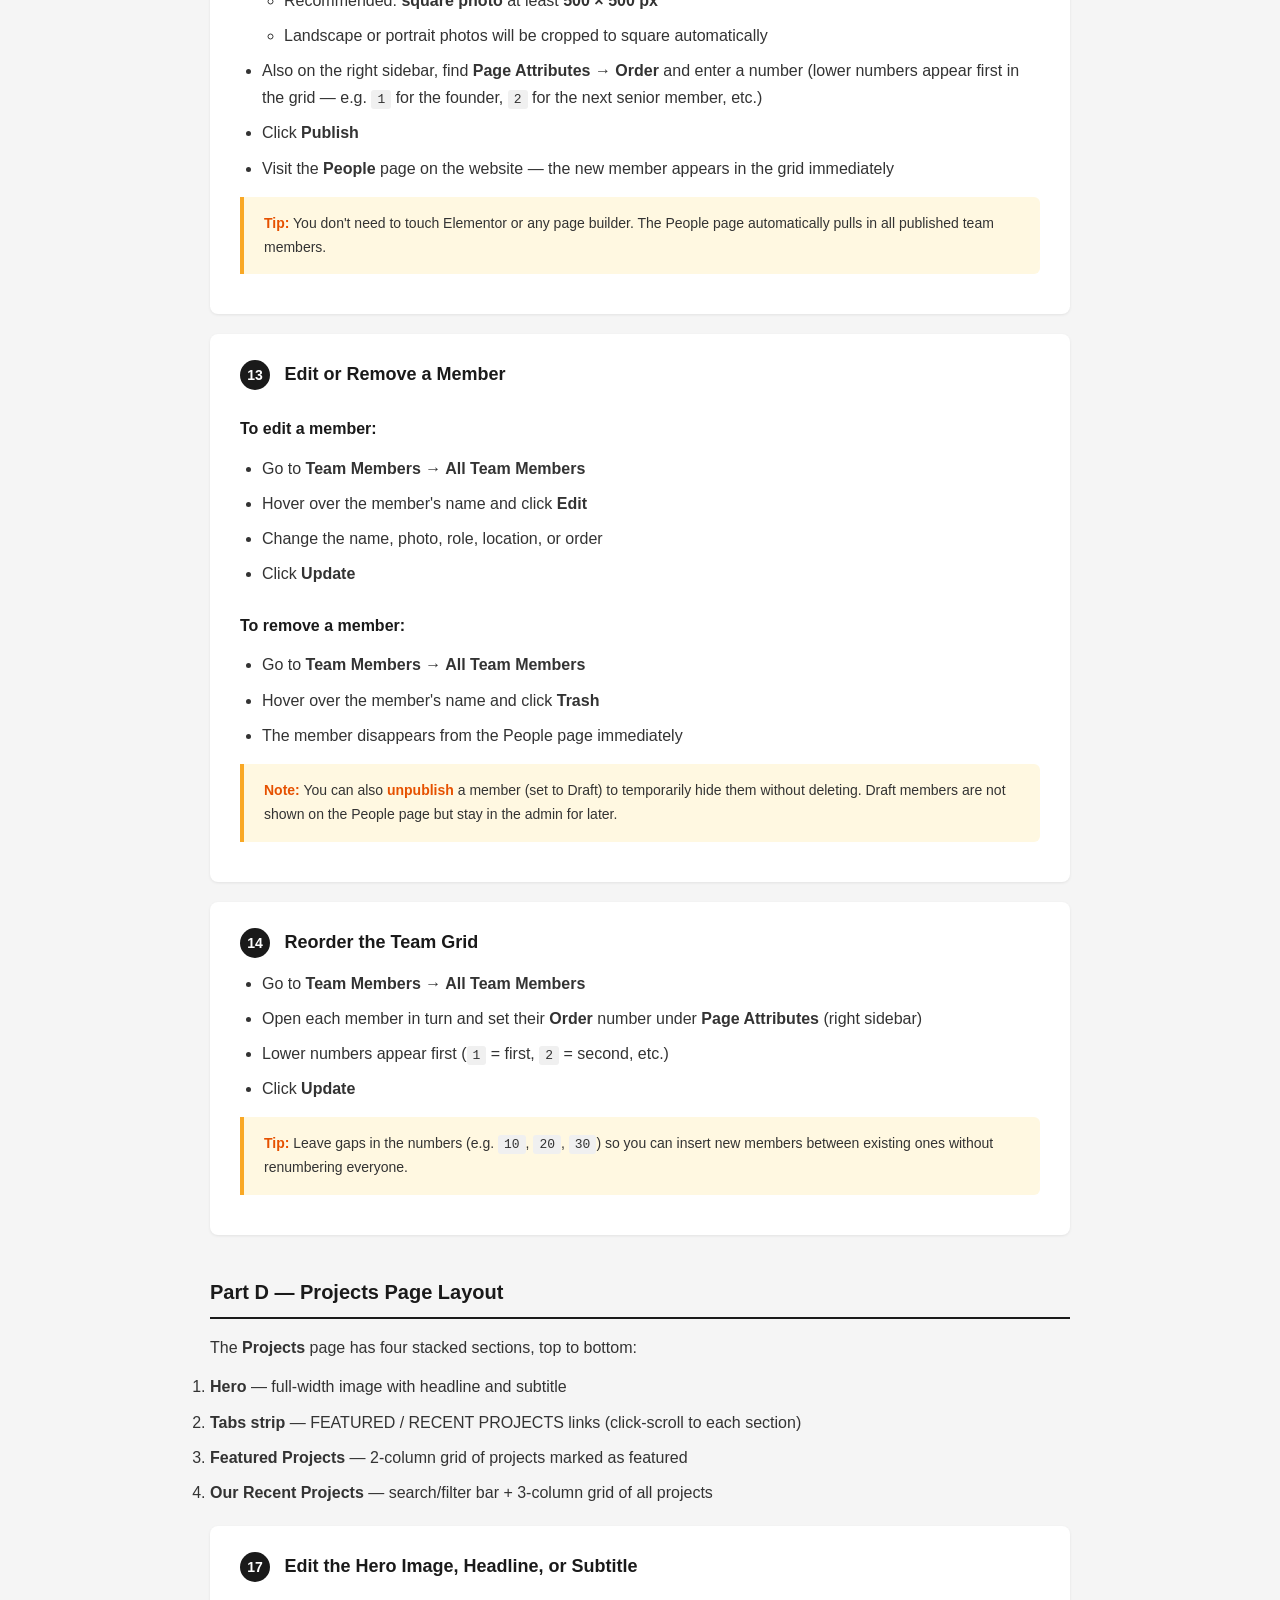
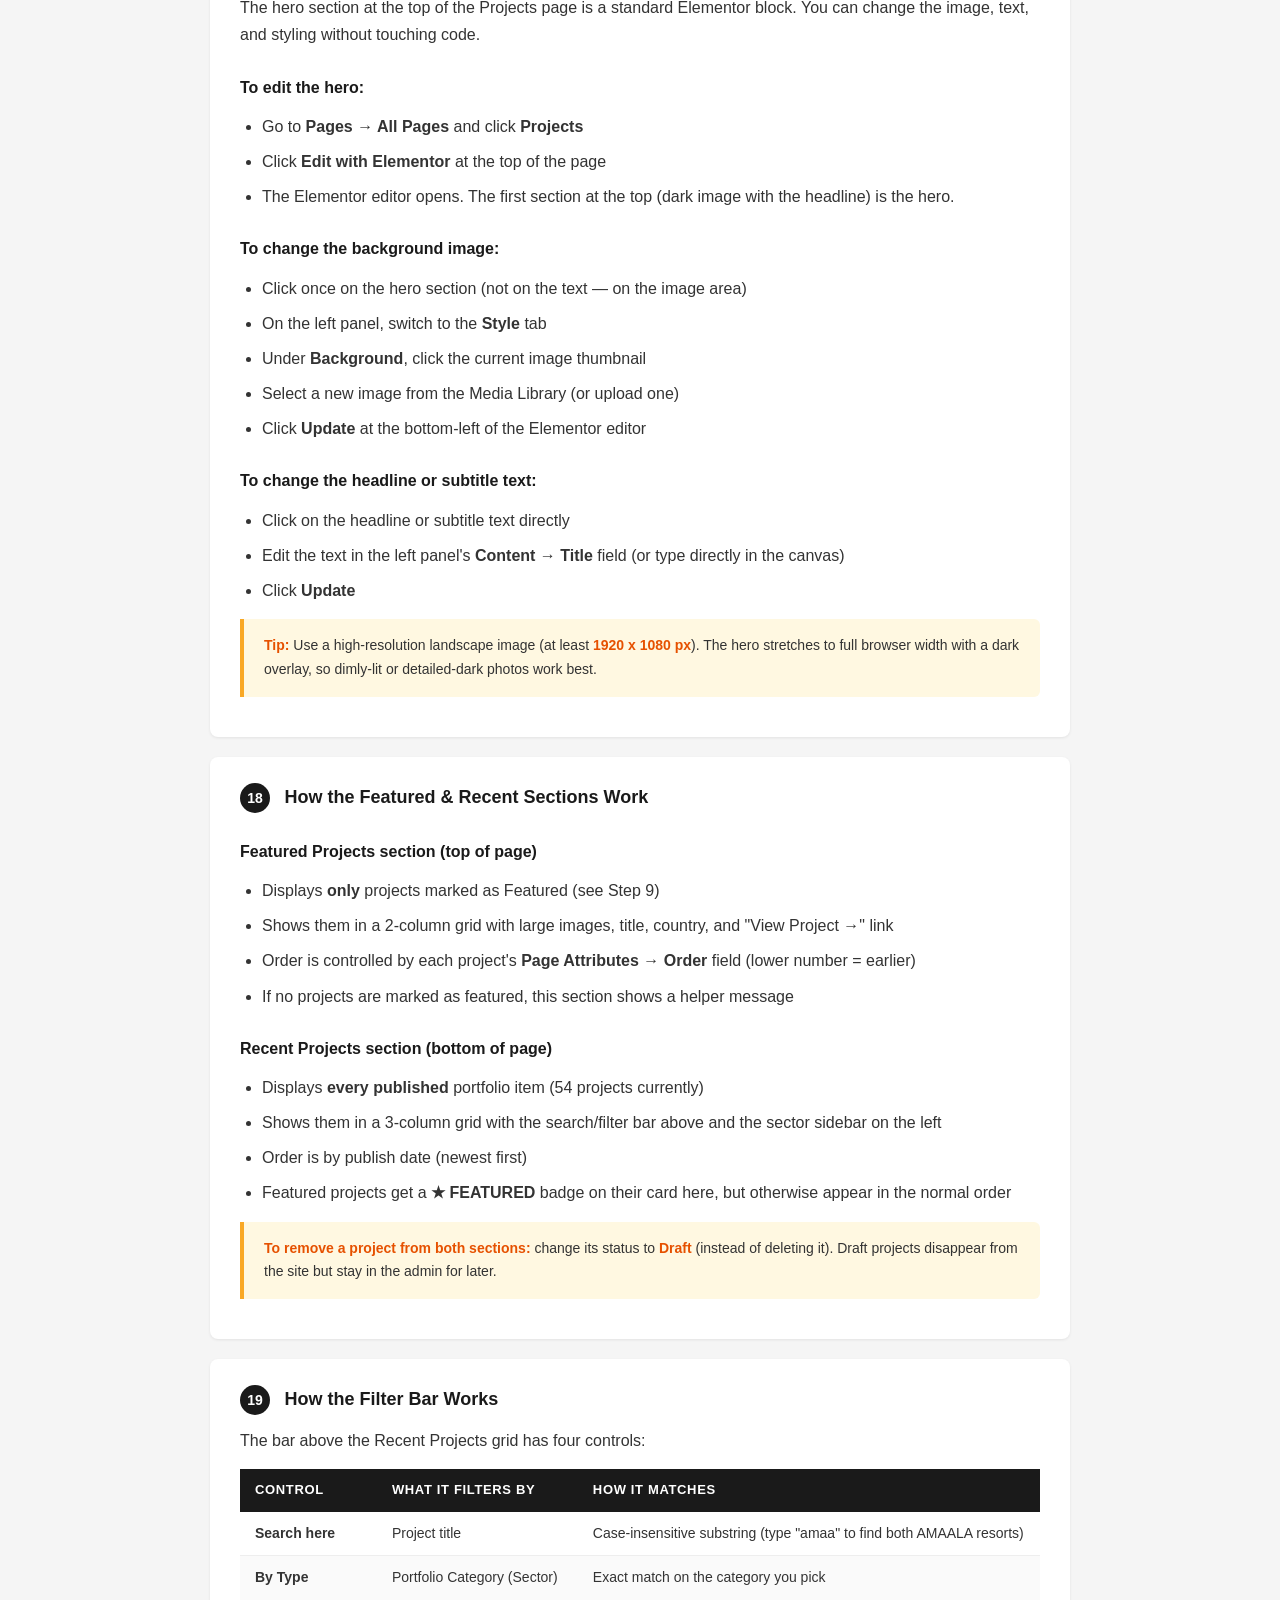
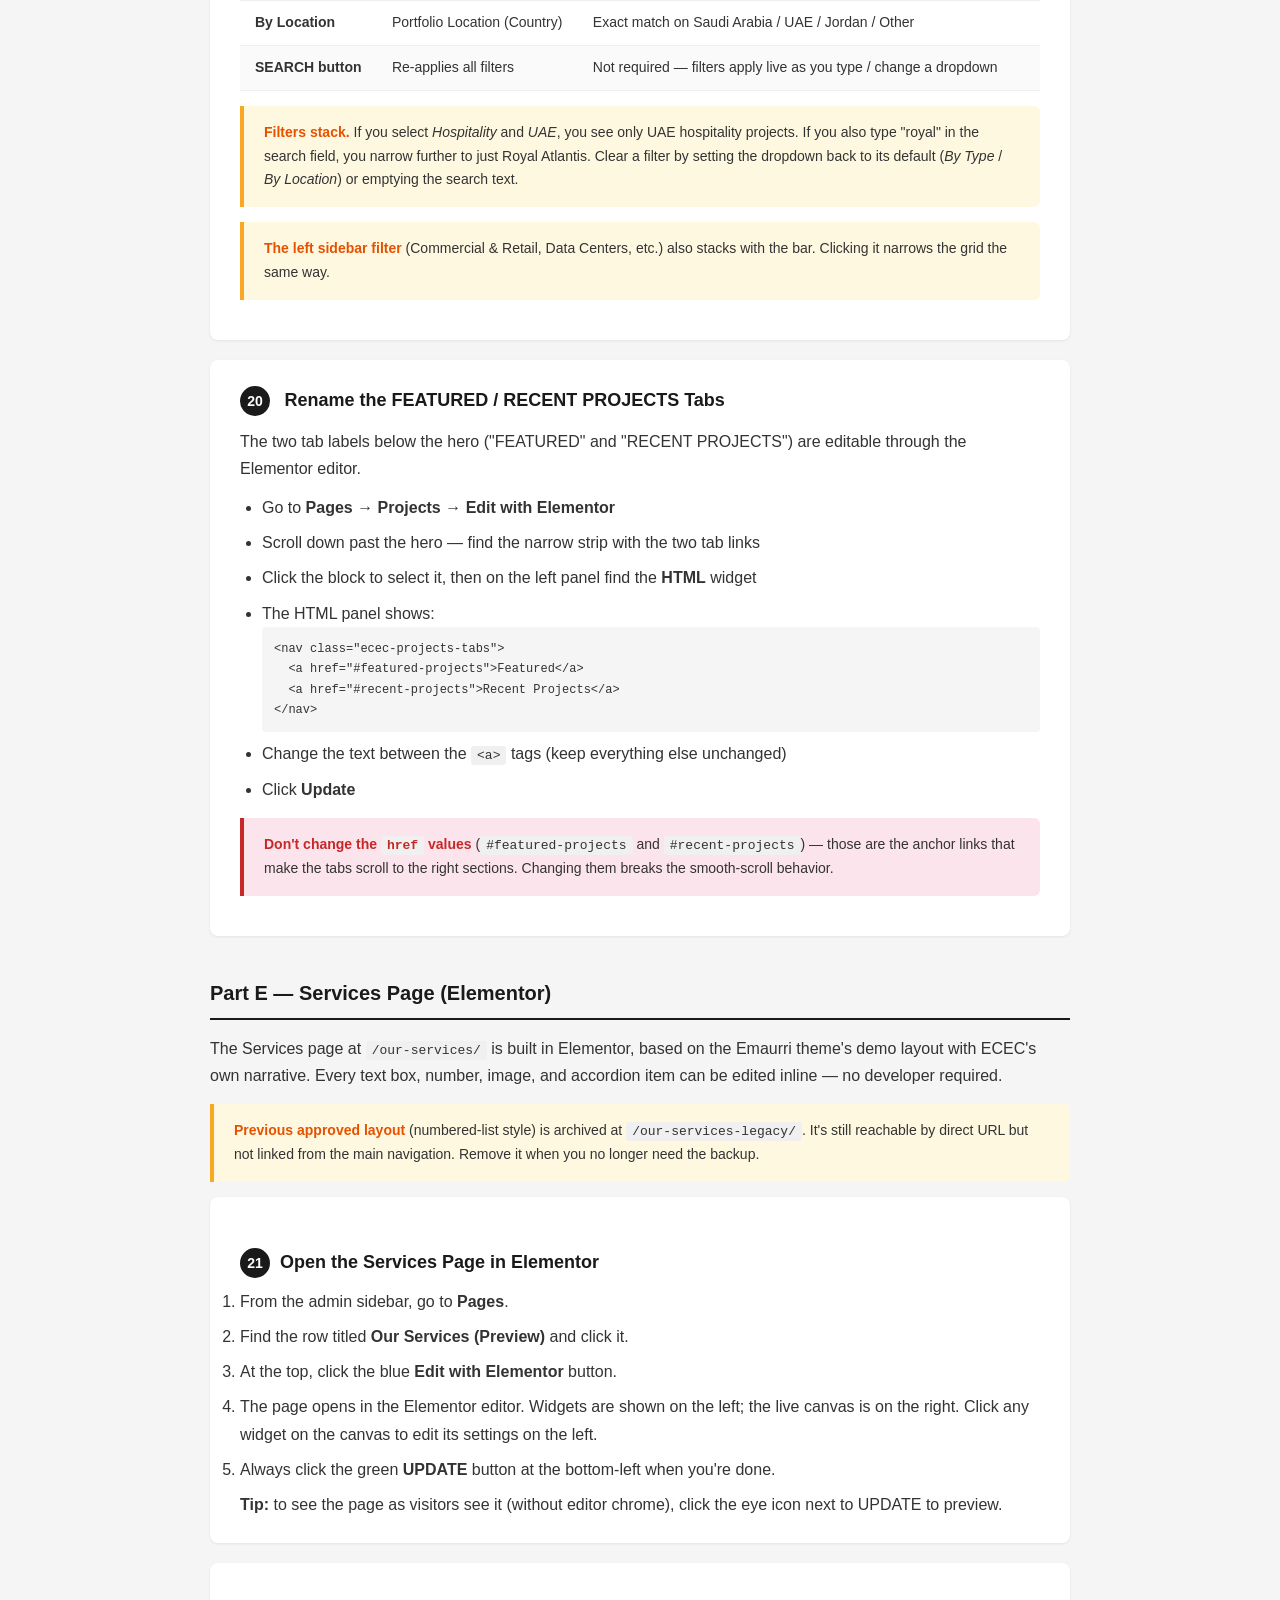
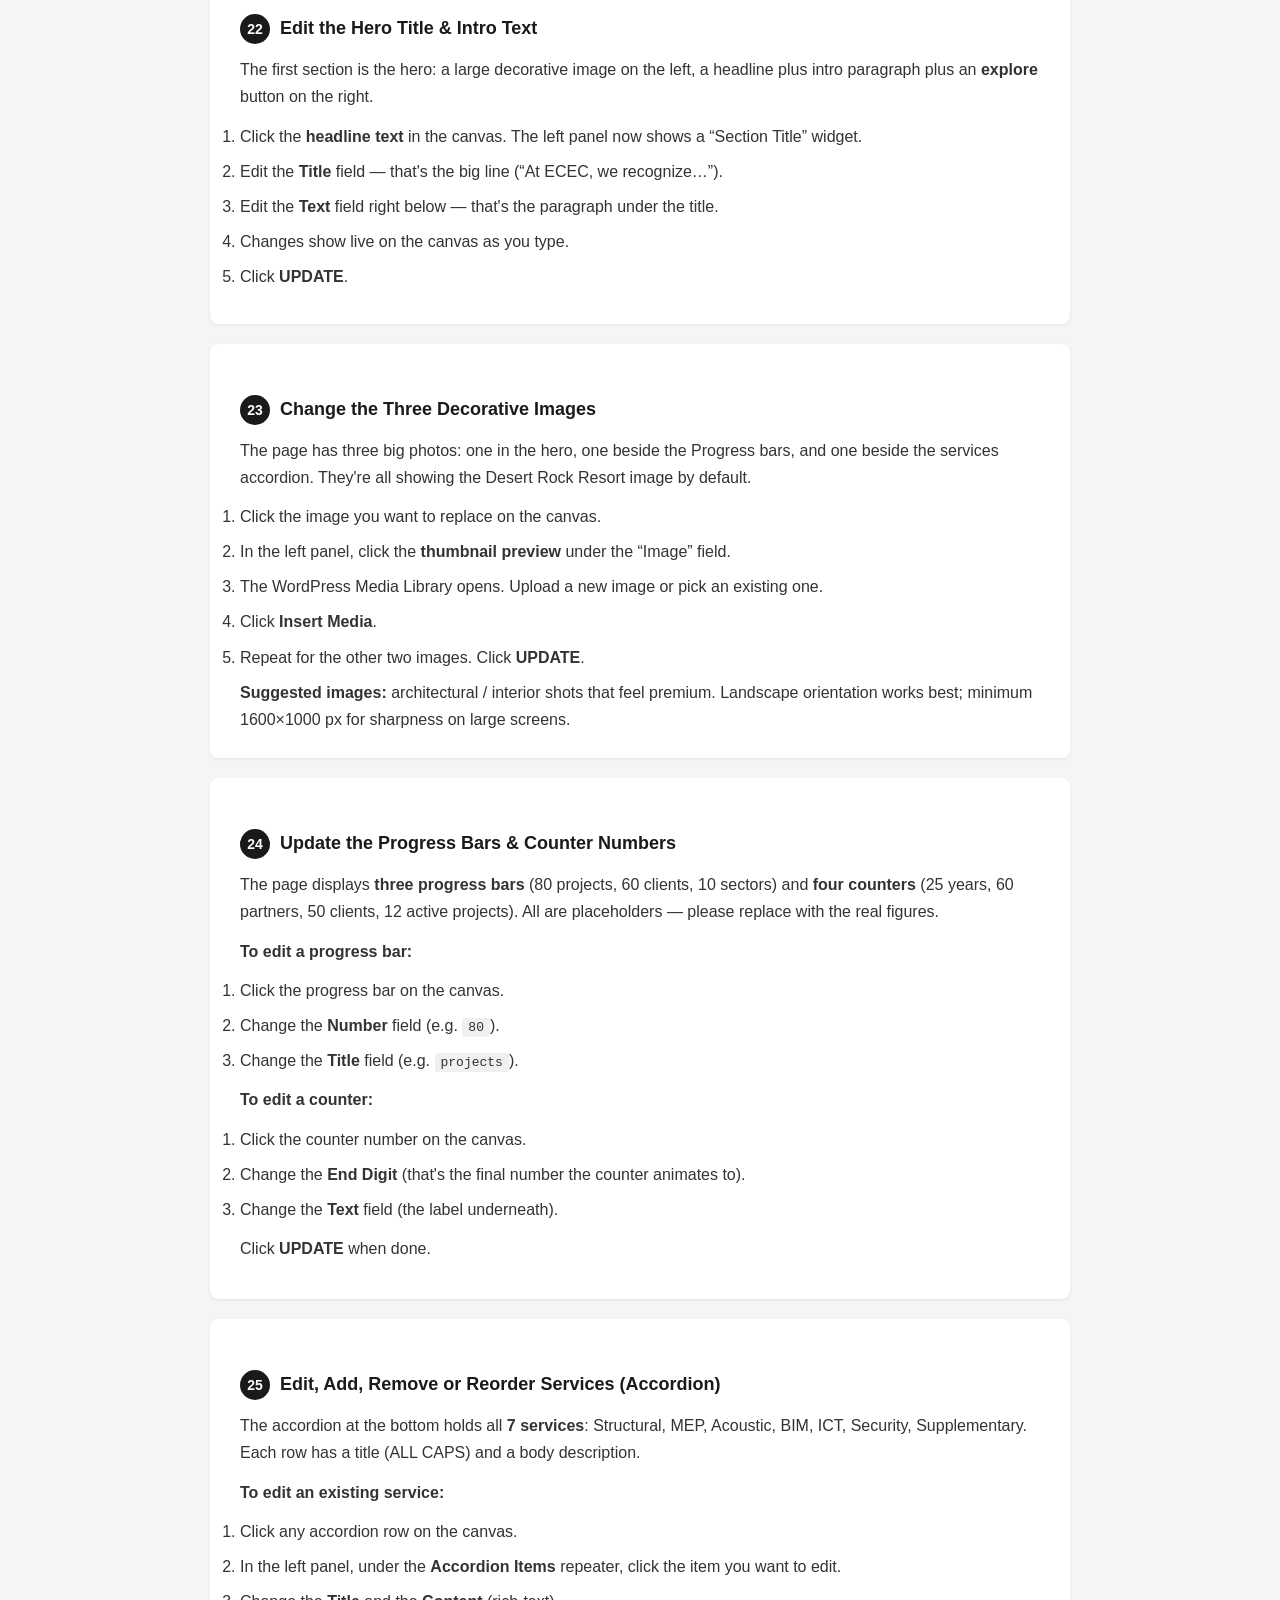
<file: portfolio-help.html>
<!DOCTYPE html>
<html lang="en">
<head>
<meta charset="UTF-8">
<meta name="viewport" content="width=device-width, initial-scale=1.0">
<title>ECEC - WordPress Admin Guide</title>
<style>
  * { margin: 0; padding: 0; box-sizing: border-box; }
  body { font-family: 'Segoe UI', Arial, sans-serif; background: #f5f5f5; color: #333; line-height: 1.7; }
  .container { max-width: 900px; margin: 0 auto; padding: 40px 20px; }
  h1 { font-size: 28px; color: #1a1a1a; margin-bottom: 10px; }
  h1 span { color: #888; font-weight: 400; font-size: 16px; display: block; margin-top: 5px; }
  h2 { font-size: 20px; color: #1a1a1a; margin: 40px 0 15px; padding-bottom: 8px; border-bottom: 2px solid #1a1a1a; }
  h3 { font-size: 16px; color: #1a1a1a; margin: 25px 0 10px; }
  p { margin-bottom: 12px; }
  .step { background: #fff; border-radius: 8px; padding: 25px 30px; margin-bottom: 20px; box-shadow: 0 1px 3px rgba(0,0,0,0.08); }
  .step-number { display: inline-block; background: #1a1a1a; color: #fff; width: 30px; height: 30px; border-radius: 50%; text-align: center; line-height: 30px; font-weight: 700; font-size: 14px; margin-right: 10px; }
  .step-title { font-size: 18px; font-weight: 600; color: #1a1a1a; display: inline; }
  .step p, .step ul { margin-top: 12px; }
  ul { padding-left: 22px; }
  li { margin-bottom: 8px; }
  .field-table { width: 100%; border-collapse: collapse; margin: 15px 0; }
  .field-table th { background: #1a1a1a; color: #fff; padding: 10px 15px; text-align: left; font-size: 13px; text-transform: uppercase; letter-spacing: 0.05em; }
  .field-table td { padding: 10px 15px; border-bottom: 1px solid #eee; font-size: 14px; }
  .field-table tr:nth-child(even) { background: #fafafa; }
  .required { color: #c0392b; font-weight: 600; }
  .optional { color: #888; font-style: italic; }
  .tag { display: inline-block; background: #f0f0f0; padding: 2px 10px; border-radius: 3px; font-size: 12px; font-family: monospace; }
  .note { background: #fff8e1; border-left: 4px solid #f9a825; padding: 15px 20px; border-radius: 0 6px 6px 0; margin: 15px 0; font-size: 14px; }
  .note strong { color: #e65100; }
  .warning { background: #fce4ec; border-left: 4px solid #c62828; padding: 15px 20px; border-radius: 0 6px 6px 0; margin: 15px 0; font-size: 14px; }
  .warning strong { color: #c62828; }
  .categories { display: flex; flex-wrap: wrap; gap: 8px; margin: 15px 0; }
  .categories span { background: #f5f5f5; border: 1px solid #ddd; padding: 6px 14px; border-radius: 4px; font-size: 13px; }
  .toc { background: #fff; border-radius: 8px; padding: 25px 30px; margin-bottom: 30px; box-shadow: 0 1px 3px rgba(0,0,0,0.08); }
  .toc h3 { margin-top: 0; }
  .toc ol { padding-left: 22px; }
  .toc a { color: #1a1a1a; text-decoration: none; }
  .toc a:hover { text-decoration: underline; }
  code { background: #f0f0f0; padding: 2px 6px; border-radius: 3px; font-size: 13px; }
  .checklist { list-style: none; padding-left: 0; }
  .checklist li { padding: 6px 0 6px 28px; position: relative; }
  .checklist li:before { content: "\2610"; position: absolute; left: 0; font-size: 16px; }
  .header-bar { background: #1a1a1a; color: #fff; padding: 30px 0; margin-bottom: 30px; }
  .header-bar .container { padding: 0 20px; }
  .header-bar h1 { color: #fff; }
  .header-bar h1 span { color: #aaa; }
</style>
</head>
<body>

<div class="header-bar">
  <div class="container">
    <h1>WordPress Admin Guide
      <span>ECEC Engineering Consultants</span>
    </h1>
  </div>
</div>

<div class="container">

<div class="toc">
  <h3>Contents</h3>
  <p style="margin: 10px 0 5px; font-weight: 600;">Part A &mdash; Home Page Slider</p>
  <ol>
    <li><a href="#slider1">Change a Slide Image</a></li>
    <li><a href="#slider2">Edit Slide Text</a></li>
    <li><a href="#slider3">Add or Remove Slides</a></li>
  </ol>
  <p style="margin: 15px 0 5px; font-weight: 600;">Part B &mdash; Portfolio Projects</p>
  <ol start="4">
    <li><a href="#step1">Create the Portfolio Item</a></li>
    <li><a href="#step2">Add the Featured Image</a></li>
    <li><a href="#step3">Write the Project Description</a></li>
    <li><a href="#step4">Set the Portfolio Category (Sector)</a></li>
    <li><a href="#step5">Add Project Info Fields (Sidebar)</a></li>
    <li><a href="#step6">Add Project Media (Gallery Images)</a></li>
    <li><a href="#step7">Set the Completion Date</a></li>
    <li><a href="#step8">Publish and Verify</a></li>
    <li><a href="#step9">Mark a Project as Featured</a></li>
    <li><a href="#step10">Set the Project Location (Country)</a></li>
  </ol>
  <p style="margin: 15px 0 5px; font-weight: 600;">Part C &mdash; Team Members</p>
  <ol start="14">
    <li><a href="#team1">Add a New Team Member</a></li>
    <li><a href="#team2">Edit or Remove a Member</a></li>
    <li><a href="#team3">Reorder the Team Grid</a></li>
  </ol>
  <p style="margin: 15px 0 5px; font-weight: 600;">Part D &mdash; Projects Page Layout</p>
  <ol start="17">
    <li><a href="#proj1">Edit the Hero Image, Headline, or Subtitle</a></li>
    <li><a href="#proj2">How the Featured &amp; Recent Sections Work</a></li>
    <li><a href="#proj3">How the Filter Bar Works (Search / Type / Location)</a></li>
    <li><a href="#proj4">Rename the FEATURED / RECENT PROJECTS Tabs</a></li>
  </ol>
  <p style="margin: 15px 0 5px; font-weight: 600;">Part E &mdash; Services Page (Elementor)</p>
  <ol start="21">
    <li><a href="#srv1">Open the Services Page in Elementor</a></li>
    <li><a href="#srv2">Edit the Hero Title &amp; Intro Text</a></li>
    <li><a href="#srv3">Change the Three Decorative Images</a></li>
    <li><a href="#srv4">Update the Progress Bars &amp; Counter Numbers</a></li>
    <li><a href="#srv5">Edit, Add, Remove or Reorder Services (Accordion)</a></li>
    <li><a href="#srv6">Change the "Explore" Button Link</a></li>
  </ol>
  <p style="margin: 15px 0 5px; font-weight: 600;">Reference</p>
  <ol start="27">
    <li><a href="#reference">Quick Reference &amp; Admin URLs</a></li>
  </ol>
</div>

<!-- =============================================
     PART A: HOME PAGE SLIDER
     ============================================= -->
<h2>Part A &mdash; Home Page Slider (RevSlider)</h2>

<p>The home page features a full-width image slider powered by <strong>Slider Revolution</strong>. The slider is named <strong>"Main Home"</strong> (alias: <code>main-home</code>).</p>

<!-- SLIDER STEP 1 -->
<div class="step" id="slider1">
  <span class="step-number">1</span>
  <span class="step-title">Change a Slide Image</span>
  <ul>
    <li>Go to <strong>Slider Revolution</strong> in the left admin sidebar</li>
    <li>Click on the <strong>"Main Home"</strong> slider to open it</li>
    <li>At the bottom of the editor, you'll see <strong>thumbnails of all slides</strong> &mdash; click the slide you want to edit</li>
    <li>In the slide editor, look for <strong>"Slide Background"</strong> panel (usually on the right or top)</li>
    <li>Click the <strong>current background image</strong></li>
    <li>Click <strong>"Media Library"</strong> to select/upload a new image</li>
    <li>Recommended size: <strong>1920 x 900 px</strong> or larger (full-width landscape)</li>
    <li>Click <strong>Save</strong> at the top of the editor</li>
  </ul>
  <div class="note">
    <strong>Tip:</strong> Use high-quality project photos. The slider stretches images to fill the full browser width, so low-resolution images will look blurry.
  </div>
</div>

<!-- SLIDER STEP 2 -->
<div class="step" id="slider2">
  <span class="step-number">2</span>
  <span class="step-title">Edit Slide Text</span>
  <ul>
    <li>Open the slide in the editor (see Step 1)</li>
    <li>You'll see the slide canvas with <strong>text layers</strong> overlaid on the image</li>
    <li><strong>Double-click</strong> on any text layer to edit it inline</li>
    <li>You can change the text, font size, and color in the <strong>Layer Options</strong> panel on the right</li>
    <li>To move text, <strong>drag</strong> the layer to a new position on the canvas</li>
    <li>Click <strong>Save</strong> when done</li>
  </ul>
  <div class="note">
    <strong>Layer types:</strong> Each piece of text (title, subtitle, button) is a separate "layer". Click on each one individually to edit it.
  </div>
</div>

<!-- SLIDER STEP 3 -->
<div class="step" id="slider3">
  <span class="step-number">3</span>
  <span class="step-title">Add or Remove Slides</span>

  <h3>To add a new slide:</h3>
  <ul>
    <li>In the slider editor, click the <strong>"+"</strong> button next to the slide thumbnails at the bottom</li>
    <li>Choose <strong>"Blank Slide"</strong> or <strong>"Duplicate"</strong> an existing slide (recommended &mdash; keeps the same text layout)</li>
    <li>Set the background image and edit the text layers</li>
    <li>Click <strong>Save</strong></li>
  </ul>

  <h3>To remove a slide:</h3>
  <ul>
    <li>Right-click on the slide thumbnail at the bottom</li>
    <li>Select <strong>"Delete"</strong></li>
    <li>Click <strong>Save</strong></li>
  </ul>

  <h3>To reorder slides:</h3>
  <ul>
    <li><strong>Drag and drop</strong> the slide thumbnails at the bottom to reorder</li>
    <li>Click <strong>Save</strong></li>
  </ul>

  <div class="warning">
    <strong>Important:</strong> Always click <strong>Save</strong> after making changes. Changes are not auto-saved. If you navigate away without saving, your edits will be lost.
  </div>
</div>

<!-- =============================================
     PART B: PORTFOLIO PROJECTS
     ============================================= -->
<h2>Part B &mdash; Portfolio Projects</h2>

<!-- STEP 1 -->
<div class="step" id="step1">
  <span class="step-number">1</span>
  <span class="step-title">Create the Portfolio Item</span>
  <p>From the WordPress admin dashboard:</p>
  <ul>
    <li>Go to <strong>Portfolio &rarr; Add New</strong> in the left sidebar</li>
    <li>Enter the <strong>project name</strong> as the title (e.g., "Al Riyadh North Mall")</li>
  </ul>
  <div class="note">
    <strong>Tip:</strong> The title will appear on the Projects page grid and the single project page header.
  </div>
</div>

<!-- STEP 2 -->
<div class="step" id="step2">
  <span class="step-number">2</span>
  <span class="step-title">Add the Featured Image</span>
  <p>The featured image is the <strong>main thumbnail</strong> shown on the Projects listing page.</p>
  <ul>
    <li>In the right sidebar, find <strong>Featured Image</strong></li>
    <li>Click <strong>Set featured image</strong></li>
    <li>Upload or select an image from the Media Library</li>
    <li>Recommended size: <strong>1200 x 800 px</strong> minimum (landscape orientation)</li>
  </ul>
  <div class="warning">
    <strong>Required:</strong> Every portfolio item must have a featured image. Without it, the project will appear as a blank card on the listing page.
  </div>
</div>

<!-- STEP 3 -->
<div class="step" id="step3">
  <span class="step-number">3</span>
  <span class="step-title">Write the Project Description</span>
  <p>Use the main <strong>WordPress editor</strong> (content area) to write the project description.</p>
  <ul>
    <li>Write a detailed description of the project scope and deliverables</li>
    <li>This text appears on the single project page below the media section</li>
    <li>Use paragraphs for readability; avoid excessive formatting</li>
    <li>The content is displayed with justified text alignment</li>
  </ul>
</div>

<!-- STEP 4 -->
<div class="step" id="step4">
  <span class="step-number">4</span>
  <span class="step-title">Set the Portfolio Category (Sector)</span>
  <p>Categories determine which <strong>sector filter</strong> the project appears under on the Projects page.</p>
  <ul>
    <li>In the right sidebar, find <strong>Portfolio Categories</strong></li>
    <li>Check one or more categories that apply</li>
  </ul>
  <p><strong>Available sectors:</strong></p>
  <div class="categories">
    <span>Commercial &amp; Retail</span>
    <span>Data Centers</span>
    <span>Educational</span>
    <span>Governmental Sector</span>
    <span>Healthcare</span>
    <span>Hospitality</span>
    <span>Industrial &amp; Distribution</span>
    <span>Master Planning</span>
    <span>Residential</span>
    <span>Sustainability</span>
  </div>
  <div class="note">
    <strong>Tip:</strong> You can assign multiple categories. The project will appear under each selected filter on the Projects page. The category also displays as "Sector:" on the single project page.
  </div>
</div>

<!-- STEP 5 -->
<div class="step" id="step5">
  <span class="step-number">5</span>
  <span class="step-title">Add Project Info Fields (Sidebar)</span>
  <p>Scroll down to the <strong>Portfolio Settings</strong> meta box. Under the <strong>Info</strong> section, you'll find a repeater field for project details. These appear in the sidebar on the single project page.</p>

  <h3>How to add an info item:</h3>
  <ul>
    <li>Click <strong>"Add New Item"</strong> to add a row</li>
    <li>Fill in the <strong>Label</strong> (e.g., "Client") and <strong>Value</strong> (e.g., "Modon Properties")</li>
    <li>Leave Link blank unless the value should be clickable</li>
    <li>Repeat for each field</li>
  </ul>

  <h3>Standard info fields used on ECEC projects:</h3>
  <table class="field-table">
    <thead>
      <tr>
        <th>Label</th>
        <th>Example Value</th>
        <th>Status</th>
      </tr>
    </thead>
    <tbody>
      <tr>
        <td><strong>Client</strong></td>
        <td>Modon Properties</td>
        <td><span class="required">Required</span></td>
      </tr>
      <tr>
        <td><strong>Contractor</strong></td>
        <td>Amana Group</td>
        <td><span class="required">Required</span></td>
      </tr>
      <tr>
        <td><strong>Engineering</strong></td>
        <td>MEP and ICT</td>
        <td><span class="required">Required</span></td>
      </tr>
      <tr>
        <td><strong>Location</strong></td>
        <td>Riyadh, Saudi Arabia</td>
        <td><span class="required">Required</span></td>
      </tr>
      <tr>
        <td><strong>Area</strong></td>
        <td>125,000 sqm</td>
        <td><span class="optional">Optional</span></td>
      </tr>
    </tbody>
  </table>

  <div class="note">
    <strong>Order matters:</strong> The info items display in the same order you add them. Keep the order consistent: Client, Contractor, Engineering, Location, Area.
  </div>

  <div class="note">
    <strong>Two different "Location" fields, for two different purposes:</strong>
    <ul style="margin-top: 8px; margin-bottom: 0;">
      <li><strong>The "Location" info row above</strong> is free text that shows on the single-project sidebar (e.g. <em>"Riyadh, Saudi Arabia"</em>, <em>"Yas Island, Abu Dhabi"</em>). Use it to describe the project's actual address or area.</li>
      <li><strong>The "Location" taxonomy</strong> (covered in Step 10 below) is a separate country-level tag used only by the <em>By Location</em> dropdown on the Projects page filter bar. It doesn't display on the single project page.</li>
    </ul>
    Fill in both &mdash; they're independent.
  </div>
</div>

<!-- STEP 6 -->
<div class="step" id="step6">
  <span class="step-number">6</span>
  <span class="step-title">Add Project Media (Gallery Images)</span>
  <p>In the <strong>Portfolio Settings</strong> meta box, find the <strong>Media</strong> section. This controls the images shown on the single project page above the description.</p>

  <h3>To add a single image:</h3>
  <ul>
    <li>Click <strong>"Add New Item"</strong></li>
    <li>Set <strong>Media Type</strong> to <strong>"Image"</strong></li>
    <li>Click the image upload button and select/upload your image</li>
    <li>Recommended size: <strong>1600 x 1000 px</strong> or larger</li>
  </ul>

  <h3>To add a gallery (multiple images):</h3>
  <ul>
    <li>Click <strong>"Add New Item"</strong></li>
    <li>Set <strong>Media Type</strong> to <strong>"Gallery"</strong></li>
    <li>Select multiple images from the Media Library</li>
  </ul>

  <h3>Other media types available:</h3>
  <ul>
    <li><strong>Video</strong> - Paste a YouTube or Vimeo URL</li>
    <li><strong>Audio</strong> - Paste an audio file URL</li>
  </ul>

  <div class="note">
    <strong>Tip:</strong> You can add multiple media items (mix of images, galleries, and videos). They display in the order you add them.
  </div>
</div>

<!-- STEP 7 -->
<div class="step" id="step7">
  <span class="step-number">7</span>
  <span class="step-title">Set the Completion Date</span>
  <p>The <strong>publish date</strong> of the post is used as the completion date. It displays as <strong>"Completion Date:"</strong> with the <strong>year only</strong> on the single project page.</p>
  <ul>
    <li>In the right sidebar under <strong>Publish</strong>, click the date</li>
    <li>Set the <strong>year</strong> to the project completion year</li>
    <li>The month/day don't matter visually (only the year shows), but they affect the sort order on the listing page</li>
  </ul>
</div>

<!-- STEP 8 -->
<div class="step" id="step8">
  <span class="step-number">8</span>
  <span class="step-title">Publish and Verify</span>
  <ul>
    <li>Click <strong>Publish</strong> (or <strong>Update</strong> if editing)</li>
    <li>View the project by clicking <strong>View Portfolio Item</strong></li>
    <li>Check the <strong>Projects page</strong> to verify it appears in the grid</li>
    <li>Click the relevant <strong>sector filter</strong> to confirm it shows under the correct category</li>
  </ul>

  <h3>Checklist before publishing:</h3>
  <ul class="checklist">
    <li>Featured image is set (landscape, high resolution)</li>
    <li>Project title is correct</li>
    <li>Description is written in the content editor</li>
    <li>Portfolio Category (sector) is selected</li>
    <li>Info fields are filled: Client, Contractor, Engineering, Location</li>
    <li>At least one media item (image/gallery) is added</li>
    <li>Completion year is set via the publish date</li>
  </ul>
</div>

<!-- STEP 9 -->
<div class="step" id="step9">
  <span class="step-number">9</span>
  <span class="step-title">Mark a Project as Featured</span>
  <p>Featured projects appear in the <strong>Featured Projects</strong> section at the top of the Projects page (above the full grid) and display a <strong>★ FEATURED</strong> badge on the card wherever they appear on the site.</p>

  <h3>To feature a project:</h3>
  <ul>
    <li>Open the project for editing (<strong>Portfolio &rarr; All Portfolio Items</strong>, click the project title)</li>
    <li>On the right sidebar, find the <strong>"Featured project"</strong> box</li>
    <li>Tick the checkbox: <em>"Show in the Featured Projects section on the Projects page"</em></li>
    <li>Click <strong>Update</strong></li>
  </ul>

  <h3>To unfeature a project:</h3>
  <ul>
    <li>Open the project and <strong>uncheck</strong> the "Featured project" box</li>
    <li>Click <strong>Update</strong> &mdash; the project vanishes from the Featured section and its badge disappears</li>
  </ul>

  <h3>To change the order of featured projects:</h3>
  <ul>
    <li>On the project edit screen, find <strong>Page Attributes</strong> in the right sidebar</li>
    <li>Set the <strong>Order</strong> number &mdash; lower numbers appear first (e.g. <code>1</code> is the very first featured card)</li>
    <li>Click <strong>Update</strong></li>
  </ul>

  <div class="note">
    <strong>Tip:</strong> Leave gaps in the Order numbers (e.g. <code>10</code>, <code>20</code>, <code>30</code>) so you can slot new featured projects between existing ones later without renumbering everything.
  </div>

  <div class="note">
    <strong>See all featured at a glance:</strong> Go to <strong>Portfolio &rarr; All Portfolio Items</strong>. The list has a <strong>Featured</strong> column showing a yellow ★ next to each featured project.
  </div>
</div>

<!-- STEP 10 -->
<div class="step" id="step10">
  <span class="step-number">10</span>
  <span class="step-title">Set the Project Location (Country)</span>
  <p>The <strong>Location taxonomy</strong> controls the <strong>By Location</strong> dropdown on the Projects page filter bar. This is a country-level tag and is separate from the free-text "Location" info row (see Step 5).</p>

  <h3>To assign a location:</h3>
  <ul>
    <li>On the project edit screen, find the <strong>Locations</strong> box in the right sidebar (below <strong>Portfolio Categories</strong>)</li>
    <li>Tick <strong>one</strong> location:</li>
  </ul>
  <div class="categories">
    <span>Saudi Arabia</span>
    <span>UAE</span>
    <span>Jordan</span>
    <span>Other</span>
  </div>
  <ul>
    <li>Click <strong>Update</strong></li>
  </ul>

  <h3>When to use "Other":</h3>
  <p>Pick <strong>Other</strong> for any project outside Saudi Arabia, UAE, or Jordan (e.g. an Egypt or Iraq project). It keeps the dropdown focused on the firm's three primary markets while still tagging the project.</p>

  <h3>To add a new country term (rare):</h3>
  <ul>
    <li>Go to <strong>Portfolio &rarr; Locations</strong></li>
    <li>Fill in <strong>Name</strong> (e.g. <em>Qatar</em>) and <strong>Slug</strong> (e.g. <code>qatar</code>)</li>
    <li>Click <strong>Add New Location</strong></li>
    <li>The new option appears in the <strong>By Location</strong> dropdown on the Projects page automatically, listed after the four built-in options</li>
  </ul>

  <div class="warning">
    <strong>Projects with no location:</strong> If a project has no location tag, it will still appear in the grid, but selecting any <strong>By Location</strong> filter will hide it. Always assign a location when you publish a new project.
  </div>
</div>

<!-- =============================================
     PART C: TEAM MEMBERS
     ============================================= -->
<h2>Part C &mdash; Team Members (People Page)</h2>

<p>The <strong>People</strong> page shows a grid of team members &mdash; photo, name, role, and office locations. Each member is a separate entry in the <strong>Team Members</strong> section of the admin sidebar. You can add, edit, reorder, or remove members without touching the page itself.</p>

<!-- TEAM STEP 1 -->
<div class="step" id="team1">
  <span class="step-number">12</span>
  <span class="step-title">Add a New Team Member</span>
  <ul>
    <li>In the admin sidebar, click <strong>Team Members &rarr; Add New Member</strong></li>
    <li>Enter the person's full name in the <strong>Title</strong> field (e.g. <em>Jane Smith</em>)</li>
    <li>In the <strong>Team Member Details</strong> box, fill in:
      <ul>
        <li><strong>Role / Title</strong> &mdash; e.g. <em>Senior MEP Engineer</em> or <em>Head of ICT</em></li>
        <li><strong>Office Locations</strong> &mdash; e.g. <em>Dubai | Riyadh</em> (separate multiple offices with the <code>|</code> character)</li>
      </ul>
    </li>
    <li>On the right sidebar, click <strong>Set featured image</strong> and upload a photo
      <ul>
        <li>Recommended: <strong>square photo</strong> at least <strong>500 &times; 500 px</strong></li>
        <li>Landscape or portrait photos will be cropped to square automatically</li>
      </ul>
    </li>
    <li>Also on the right sidebar, find <strong>Page Attributes &rarr; Order</strong> and enter a number (lower numbers appear first in the grid &mdash; e.g. <code>1</code> for the founder, <code>2</code> for the next senior member, etc.)</li>
    <li>Click <strong>Publish</strong></li>
    <li>Visit the <strong>People</strong> page on the website &mdash; the new member appears in the grid immediately</li>
  </ul>
  <div class="note">
    <strong>Tip:</strong> You don't need to touch Elementor or any page builder. The People page automatically pulls in all published team members.
  </div>
</div>

<!-- TEAM STEP 2 -->
<div class="step" id="team2">
  <span class="step-number">13</span>
  <span class="step-title">Edit or Remove a Member</span>

  <h3>To edit a member:</h3>
  <ul>
    <li>Go to <strong>Team Members &rarr; All Team Members</strong></li>
    <li>Hover over the member's name and click <strong>Edit</strong></li>
    <li>Change the name, photo, role, location, or order</li>
    <li>Click <strong>Update</strong></li>
  </ul>

  <h3>To remove a member:</h3>
  <ul>
    <li>Go to <strong>Team Members &rarr; All Team Members</strong></li>
    <li>Hover over the member's name and click <strong>Trash</strong></li>
    <li>The member disappears from the People page immediately</li>
  </ul>
  <div class="note">
    <strong>Note:</strong> You can also <strong>unpublish</strong> a member (set to Draft) to temporarily hide them without deleting. Draft members are not shown on the People page but stay in the admin for later.
  </div>
</div>

<!-- TEAM STEP 3 -->
<div class="step" id="team3">
  <span class="step-number">14</span>
  <span class="step-title">Reorder the Team Grid</span>
  <ul>
    <li>Go to <strong>Team Members &rarr; All Team Members</strong></li>
    <li>Open each member in turn and set their <strong>Order</strong> number under <strong>Page Attributes</strong> (right sidebar)</li>
    <li>Lower numbers appear first (<code>1</code> = first, <code>2</code> = second, etc.)</li>
    <li>Click <strong>Update</strong></li>
  </ul>
  <div class="note">
    <strong>Tip:</strong> Leave gaps in the numbers (e.g. <code>10</code>, <code>20</code>, <code>30</code>) so you can insert new members between existing ones without renumbering everyone.
  </div>
</div>

<!-- =============================================
     PART D: PROJECTS PAGE LAYOUT
     ============================================= -->
<h2>Part D &mdash; Projects Page Layout</h2>

<p>The <strong>Projects</strong> page has four stacked sections, top to bottom:</p>
<ol style="margin: 10px 0 20px;">
  <li><strong>Hero</strong> &mdash; full-width image with headline and subtitle</li>
  <li><strong>Tabs strip</strong> &mdash; FEATURED / RECENT PROJECTS links (click-scroll to each section)</li>
  <li><strong>Featured Projects</strong> &mdash; 2-column grid of projects marked as featured</li>
  <li><strong>Our Recent Projects</strong> &mdash; search/filter bar + 3-column grid of all projects</li>
</ol>

<!-- PROJECTS STEP 1 -->
<div class="step" id="proj1">
  <span class="step-number">17</span>
  <span class="step-title">Edit the Hero Image, Headline, or Subtitle</span>
  <p>The hero section at the top of the Projects page is a standard Elementor block. You can change the image, text, and styling without touching code.</p>

  <h3>To edit the hero:</h3>
  <ul>
    <li>Go to <strong>Pages &rarr; All Pages</strong> and click <strong>Projects</strong></li>
    <li>Click <strong>Edit with Elementor</strong> at the top of the page</li>
    <li>The Elementor editor opens. The first section at the top (dark image with the headline) is the hero.</li>
  </ul>

  <h3>To change the background image:</h3>
  <ul>
    <li>Click once on the hero section (not on the text &mdash; on the image area)</li>
    <li>On the left panel, switch to the <strong>Style</strong> tab</li>
    <li>Under <strong>Background</strong>, click the current image thumbnail</li>
    <li>Select a new image from the Media Library (or upload one)</li>
    <li>Click <strong>Update</strong> at the bottom-left of the Elementor editor</li>
  </ul>

  <h3>To change the headline or subtitle text:</h3>
  <ul>
    <li>Click on the headline or subtitle text directly</li>
    <li>Edit the text in the left panel's <strong>Content &rarr; Title</strong> field (or type directly in the canvas)</li>
    <li>Click <strong>Update</strong></li>
  </ul>

  <div class="note">
    <strong>Tip:</strong> Use a high-resolution landscape image (at least <strong>1920 x 1080 px</strong>). The hero stretches to full browser width with a dark overlay, so dimly-lit or detailed-dark photos work best.
  </div>
</div>

<!-- PROJECTS STEP 2 -->
<div class="step" id="proj2">
  <span class="step-number">18</span>
  <span class="step-title">How the Featured &amp; Recent Sections Work</span>

  <h3>Featured Projects section (top of page)</h3>
  <ul>
    <li>Displays <strong>only</strong> projects marked as Featured (see Step 9)</li>
    <li>Shows them in a 2-column grid with large images, title, country, and "View Project &rarr;" link</li>
    <li>Order is controlled by each project's <strong>Page Attributes &rarr; Order</strong> field (lower number = earlier)</li>
    <li>If no projects are marked as featured, this section shows a helper message</li>
  </ul>

  <h3>Recent Projects section (bottom of page)</h3>
  <ul>
    <li>Displays <strong>every published</strong> portfolio item (54 projects currently)</li>
    <li>Shows them in a 3-column grid with the search/filter bar above and the sector sidebar on the left</li>
    <li>Order is by publish date (newest first)</li>
    <li>Featured projects get a <strong>★ FEATURED</strong> badge on their card here, but otherwise appear in the normal order</li>
  </ul>

  <div class="note">
    <strong>To remove a project from both sections:</strong> change its status to <strong>Draft</strong> (instead of deleting it). Draft projects disappear from the site but stay in the admin for later.
  </div>
</div>

<!-- PROJECTS STEP 3 -->
<div class="step" id="proj3">
  <span class="step-number">19</span>
  <span class="step-title">How the Filter Bar Works</span>
  <p>The bar above the Recent Projects grid has four controls:</p>

  <table class="field-table">
    <thead>
      <tr>
        <th>Control</th>
        <th>What it filters by</th>
        <th>How it matches</th>
      </tr>
    </thead>
    <tbody>
      <tr>
        <td><strong>Search here</strong></td>
        <td>Project title</td>
        <td>Case-insensitive substring (type "amaa" to find both AMAALA resorts)</td>
      </tr>
      <tr>
        <td><strong>By Type</strong></td>
        <td>Portfolio Category (Sector)</td>
        <td>Exact match on the category you pick</td>
      </tr>
      <tr>
        <td><strong>By Location</strong></td>
        <td>Portfolio Location (Country)</td>
        <td>Exact match on Saudi Arabia / UAE / Jordan / Other</td>
      </tr>
      <tr>
        <td><strong>SEARCH button</strong></td>
        <td>Re-applies all filters</td>
        <td>Not required &mdash; filters apply live as you type / change a dropdown</td>
      </tr>
    </tbody>
  </table>

  <div class="note">
    <strong>Filters stack.</strong> If you select <em>Hospitality</em> and <em>UAE</em>, you see only UAE hospitality projects. If you also type "royal" in the search field, you narrow further to just Royal Atlantis. Clear a filter by setting the dropdown back to its default (<em>By Type</em> / <em>By Location</em>) or emptying the search text.
  </div>

  <div class="note">
    <strong>The left sidebar filter</strong> (Commercial &amp; Retail, Data Centers, etc.) also stacks with the bar. Clicking it narrows the grid the same way.
  </div>
</div>

<!-- PROJECTS STEP 4 -->
<div class="step" id="proj4">
  <span class="step-number">20</span>
  <span class="step-title">Rename the FEATURED / RECENT PROJECTS Tabs</span>
  <p>The two tab labels below the hero ("FEATURED" and "RECENT PROJECTS") are editable through the Elementor editor.</p>

  <ul>
    <li>Go to <strong>Pages &rarr; Projects &rarr; Edit with Elementor</strong></li>
    <li>Scroll down past the hero &mdash; find the narrow strip with the two tab links</li>
    <li>Click the block to select it, then on the left panel find the <strong>HTML</strong> widget</li>
    <li>The HTML panel shows:
      <pre style="background:#f5f5f5;padding:12px;border-radius:4px;font-size:12px;overflow-x:auto;">&lt;nav class="ecec-projects-tabs"&gt;
  &lt;a href="#featured-projects"&gt;Featured&lt;/a&gt;
  &lt;a href="#recent-projects"&gt;Recent Projects&lt;/a&gt;
&lt;/nav&gt;</pre>
    </li>
    <li>Change the text between the <code>&lt;a&gt;</code> tags (keep everything else unchanged)</li>
    <li>Click <strong>Update</strong></li>
  </ul>

  <div class="warning">
    <strong>Don't change the <code>href</code> values</strong> (<code>#featured-projects</code> and <code>#recent-projects</code>) &mdash; those are the anchor links that make the tabs scroll to the right sections. Changing them breaks the smooth-scroll behavior.
  </div>
</div>

<!-- =============================================
     PART E: SERVICES PAGE (PREVIEW)
     ============================================= -->
<h2>Part E &mdash; Services Page (Elementor)</h2>

<p>
  The Services page at <code>/our-services/</code> is built in Elementor,
  based on the Emaurri theme's demo layout with ECEC's own narrative. Every
  text box, number, image, and accordion item can be edited inline &mdash; no
  developer required.
</p>

<div class="note">
  <strong>Previous approved layout</strong> (numbered-list style) is archived
  at <code>/our-services-legacy/</code>. It's still reachable by direct URL
  but not linked from the main navigation. Remove it when you no longer need
  the backup.
</div>

<!-- SRV STEP 1 -->
<div class="step" id="srv1">
  <h3><span class="step-number">21</span><span class="step-title">Open the Services Page in Elementor</span></h3>
  <ol>
    <li>From the admin sidebar, go to <strong>Pages</strong>.</li>
    <li>Find the row titled <strong>Our Services (Preview)</strong> and click it.</li>
    <li>At the top, click the blue <strong>Edit with Elementor</strong> button.</li>
    <li>The page opens in the Elementor editor. Widgets are shown on the left; the live canvas is on the right. Click any widget on the canvas to edit its settings on the left.</li>
    <li>Always click the green <strong>UPDATE</strong> button at the bottom-left when you're done.</li>
  </ol>
  <div class="tip">
    <strong>Tip:</strong> to see the page as visitors see it (without editor chrome), click the eye icon next to UPDATE to preview.
  </div>
</div>

<!-- SRV STEP 2 -->
<div class="step" id="srv2">
  <h3><span class="step-number">22</span><span class="step-title">Edit the Hero Title &amp; Intro Text</span></h3>
  <p>The first section is the hero: a large decorative image on the left, a headline plus intro paragraph plus an <strong>explore</strong> button on the right.</p>
  <ol>
    <li>Click the <strong>headline text</strong> in the canvas. The left panel now shows a &ldquo;Section Title&rdquo; widget.</li>
    <li>Edit the <strong>Title</strong> field &mdash; that's the big line (&ldquo;At ECEC, we recognize&hellip;&rdquo;).</li>
    <li>Edit the <strong>Text</strong> field right below &mdash; that's the paragraph under the title.</li>
    <li>Changes show live on the canvas as you type.</li>
    <li>Click <strong>UPDATE</strong>.</li>
  </ol>
</div>

<!-- SRV STEP 3 -->
<div class="step" id="srv3">
  <h3><span class="step-number">23</span><span class="step-title">Change the Three Decorative Images</span></h3>
  <p>The page has three big photos: one in the hero, one beside the Progress bars, and one beside the services accordion. They're all showing the Desert Rock Resort image by default.</p>
  <ol>
    <li>Click the image you want to replace on the canvas.</li>
    <li>In the left panel, click the <strong>thumbnail preview</strong> under the &ldquo;Image&rdquo; field.</li>
    <li>The WordPress Media Library opens. Upload a new image or pick an existing one.</li>
    <li>Click <strong>Insert Media</strong>.</li>
    <li>Repeat for the other two images. Click <strong>UPDATE</strong>.</li>
  </ol>
  <div class="tip">
    <strong>Suggested images:</strong> architectural / interior shots that feel premium. Landscape orientation works best; minimum 1600&times;1000&nbsp;px for sharpness on large screens.
  </div>
</div>

<!-- SRV STEP 4 -->
<div class="step" id="srv4">
  <h3><span class="step-number">24</span><span class="step-title">Update the Progress Bars &amp; Counter Numbers</span></h3>
  <p>The page displays <strong>three progress bars</strong> (80&nbsp;projects, 60&nbsp;clients, 10&nbsp;sectors) and <strong>four counters</strong> (25 years, 60 partners, 50 clients, 12 active projects). All are placeholders &mdash; please replace with the real figures.</p>
  <p><strong>To edit a progress bar:</strong></p>
  <ol>
    <li>Click the progress bar on the canvas.</li>
    <li>Change the <strong>Number</strong> field (e.g. <code>80</code>).</li>
    <li>Change the <strong>Title</strong> field (e.g. <code>projects</code>).</li>
  </ol>
  <p><strong>To edit a counter:</strong></p>
  <ol>
    <li>Click the counter number on the canvas.</li>
    <li>Change the <strong>End Digit</strong> (that's the final number the counter animates to).</li>
    <li>Change the <strong>Text</strong> field (the label underneath).</li>
  </ol>
  <p>Click <strong>UPDATE</strong> when done.</p>
</div>

<!-- SRV STEP 5 -->
<div class="step" id="srv5">
  <h3><span class="step-number">25</span><span class="step-title">Edit, Add, Remove or Reorder Services (Accordion)</span></h3>
  <p>The accordion at the bottom holds all <strong>7 services</strong>: Structural, MEP, Acoustic, BIM, ICT, Security, Supplementary. Each row has a title (ALL CAPS) and a body description.</p>
  <p><strong>To edit an existing service:</strong></p>
  <ol>
    <li>Click any accordion row on the canvas.</li>
    <li>In the left panel, under the <strong>Accordion Items</strong> repeater, click the item you want to edit.</li>
    <li>Change the <strong>Title</strong> and the <strong>Content</strong> (rich-text).</li>
  </ol>
  <p><strong>To add a new service:</strong></p>
  <ol>
    <li>Click the accordion on the canvas.</li>
    <li>At the bottom of the Accordion Items list, click <strong>+ ADD ITEM</strong>.</li>
    <li>Fill in the Title and Content.</li>
  </ol>
  <p><strong>To remove a service:</strong></p>
  <ol>
    <li>Click the accordion on the canvas.</li>
    <li>In the Accordion Items list, open the item and click the small <strong>&times;</strong> in its header.</li>
  </ol>
  <p><strong>To reorder services:</strong></p>
  <ol>
    <li>Click the accordion on the canvas.</li>
    <li>In the Accordion Items list, drag items up or down using the handle at the left of each row.</li>
  </ol>
  <p>Click <strong>UPDATE</strong> when done.</p>
</div>

<!-- SRV STEP 6 -->
<div class="step" id="srv6">
  <h3><span class="step-number">26</span><span class="step-title">Change the "Explore" Button Link</span></h3>
  <p>The button at the end of the hero currently links to <code>/projects/</code>. To retarget it:</p>
  <ol>
    <li>Click the <strong>explore</strong> button on the canvas.</li>
    <li>In the left panel, scroll to the <strong>Link</strong> field.</li>
    <li>Type or paste a new URL. Full URLs (<code>https://&hellip;</code>) and site-relative ones (<code>/about-us/</code>) both work.</li>
    <li>If you want the button to scroll to a section on the same page, enter <code>#section-id</code> (ask a developer for the section ID first).</li>
  </ol>
  <p>Click <strong>UPDATE</strong>.</p>
</div>

<!-- REFERENCE -->
<h2 id="reference">Quick Reference</h2>

<div class="step">
  <h3>Admin URLs</h3>
  <table class="field-table">
    <tbody>
      <tr>
        <td><strong>Home Slider Editor</strong></td>
        <td><code>/wp-admin/admin.php?page=revslider</code></td>
      </tr>
      <tr>
        <td><strong>Add New Project</strong></td>
        <td><code>/wp-admin/post-new.php?post_type=portfolio-item</code></td>
      </tr>
      <tr>
        <td><strong>All Projects</strong></td>
        <td><code>/wp-admin/edit.php?post_type=portfolio-item</code></td>
      </tr>
      <tr>
        <td><strong>Portfolio Categories</strong></td>
        <td><code>/wp-admin/edit-tags.php?taxonomy=portfolio-category&post_type=portfolio-item</code></td>
      </tr>
      <tr>
        <td><strong>Portfolio Locations (Countries)</strong></td>
        <td><code>/wp-admin/edit-tags.php?taxonomy=portfolio-location&post_type=portfolio-item</code></td>
      </tr>
      <tr>
        <td><strong>Projects Page (frontend)</strong></td>
        <td><code>/projects/</code></td>
      </tr>
      <tr>
        <td><strong>All Team Members</strong></td>
        <td><code>/wp-admin/edit.php?post_type=ecec_team_member</code></td>
      </tr>
      <tr>
        <td><strong>Add New Team Member</strong></td>
        <td><code>/wp-admin/post-new.php?post_type=ecec_team_member</code></td>
      </tr>
      <tr>
        <td><strong>People Page (frontend)</strong></td>
        <td><code>/people/</code></td>
      </tr>
      <tr>
        <td><strong>Services Page (live)</strong></td>
        <td><code>/our-services/</code></td>
      </tr>
      <tr>
        <td><strong>Services Page &mdash; edit in Elementor</strong></td>
        <td>Pages &rarr; <em>Our Services</em> &rarr; Edit with Elementor</td>
      </tr>
      <tr>
        <td><strong>Previous layout (archive)</strong></td>
        <td><code>/our-services-legacy/</code></td>
      </tr>
    </tbody>
  </table>
</div>

<div class="step">
  <h3>Current Portfolio Statistics</h3>
  <table class="field-table">
    <tbody>
      <tr><td><strong>Total Projects</strong></td><td>54</td></tr>
      <tr><td><strong>Sectors (Categories)</strong></td><td>10</td></tr>
      <tr><td><strong>Locations (Countries)</strong></td><td>4 (Saudi Arabia, UAE, Jordan, Other)</td></tr>
      <tr><td><strong>Projects Page Layout</strong></td><td>Hero + Featured grid (2 col) + Recent grid (3 col)</td></tr>
      <tr><td><strong>Filter Options</strong></td><td>Horizontal bar (search + type + location) + left sidebar (sector)</td></tr>
    </tbody>
  </table>
</div>

<div class="step">
  <h3>Image Recommendations</h3>
  <table class="field-table">
    <thead>
      <tr><th>Image Type</th><th>Minimum Size</th><th>Orientation</th></tr>
    </thead>
    <tbody>
      <tr><td>Featured Image (thumbnail)</td><td>1200 x 800 px</td><td>Landscape</td></tr>
      <tr><td>Media Image (single project)</td><td>1600 x 1000 px</td><td>Landscape</td></tr>
      <tr><td>Gallery Images</td><td>1200 x 800 px</td><td>Any</td></tr>
    </tbody>
  </table>
</div>

<div style="text-align: center; padding: 40px 0 20px; color: #aaa; font-size: 13px;">
  ECEC Engineering Consultants &mdash; WordPress Admin Guide
</div>

</div>
</body>
</html>
</file>
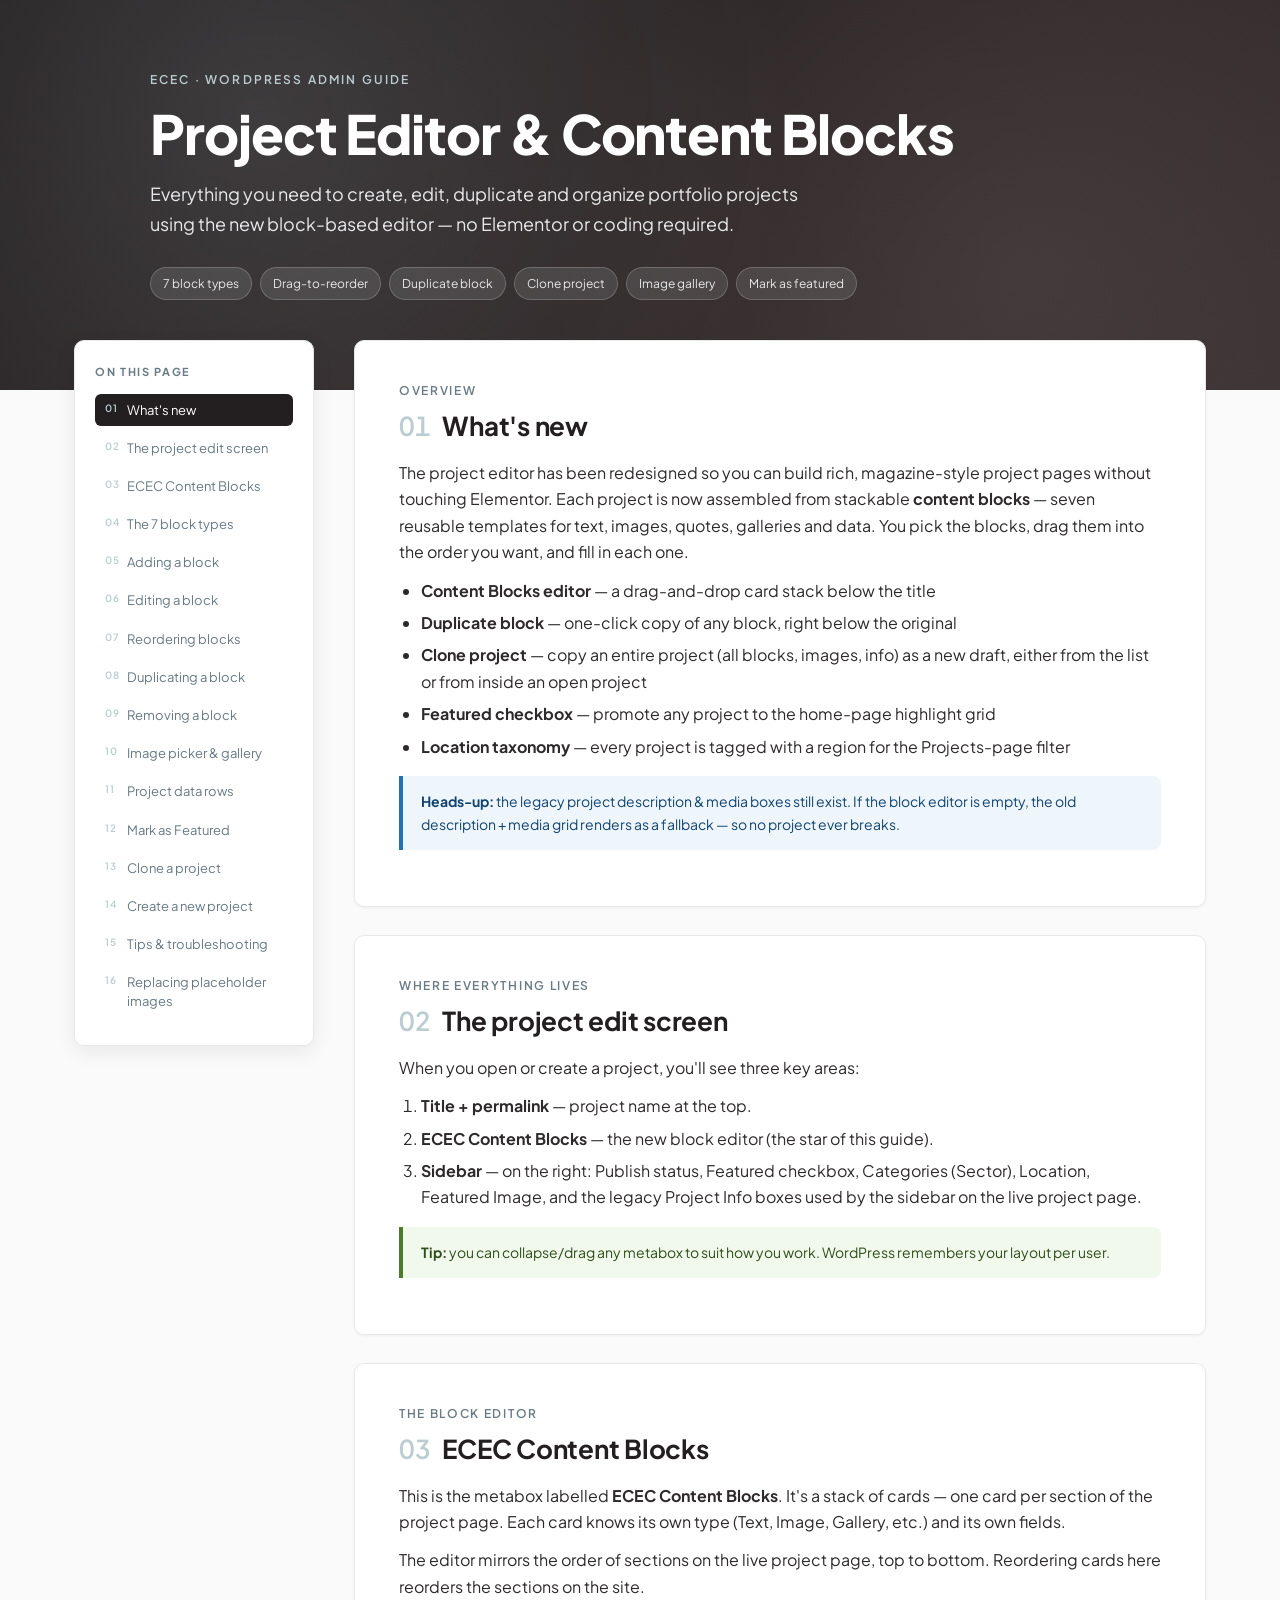
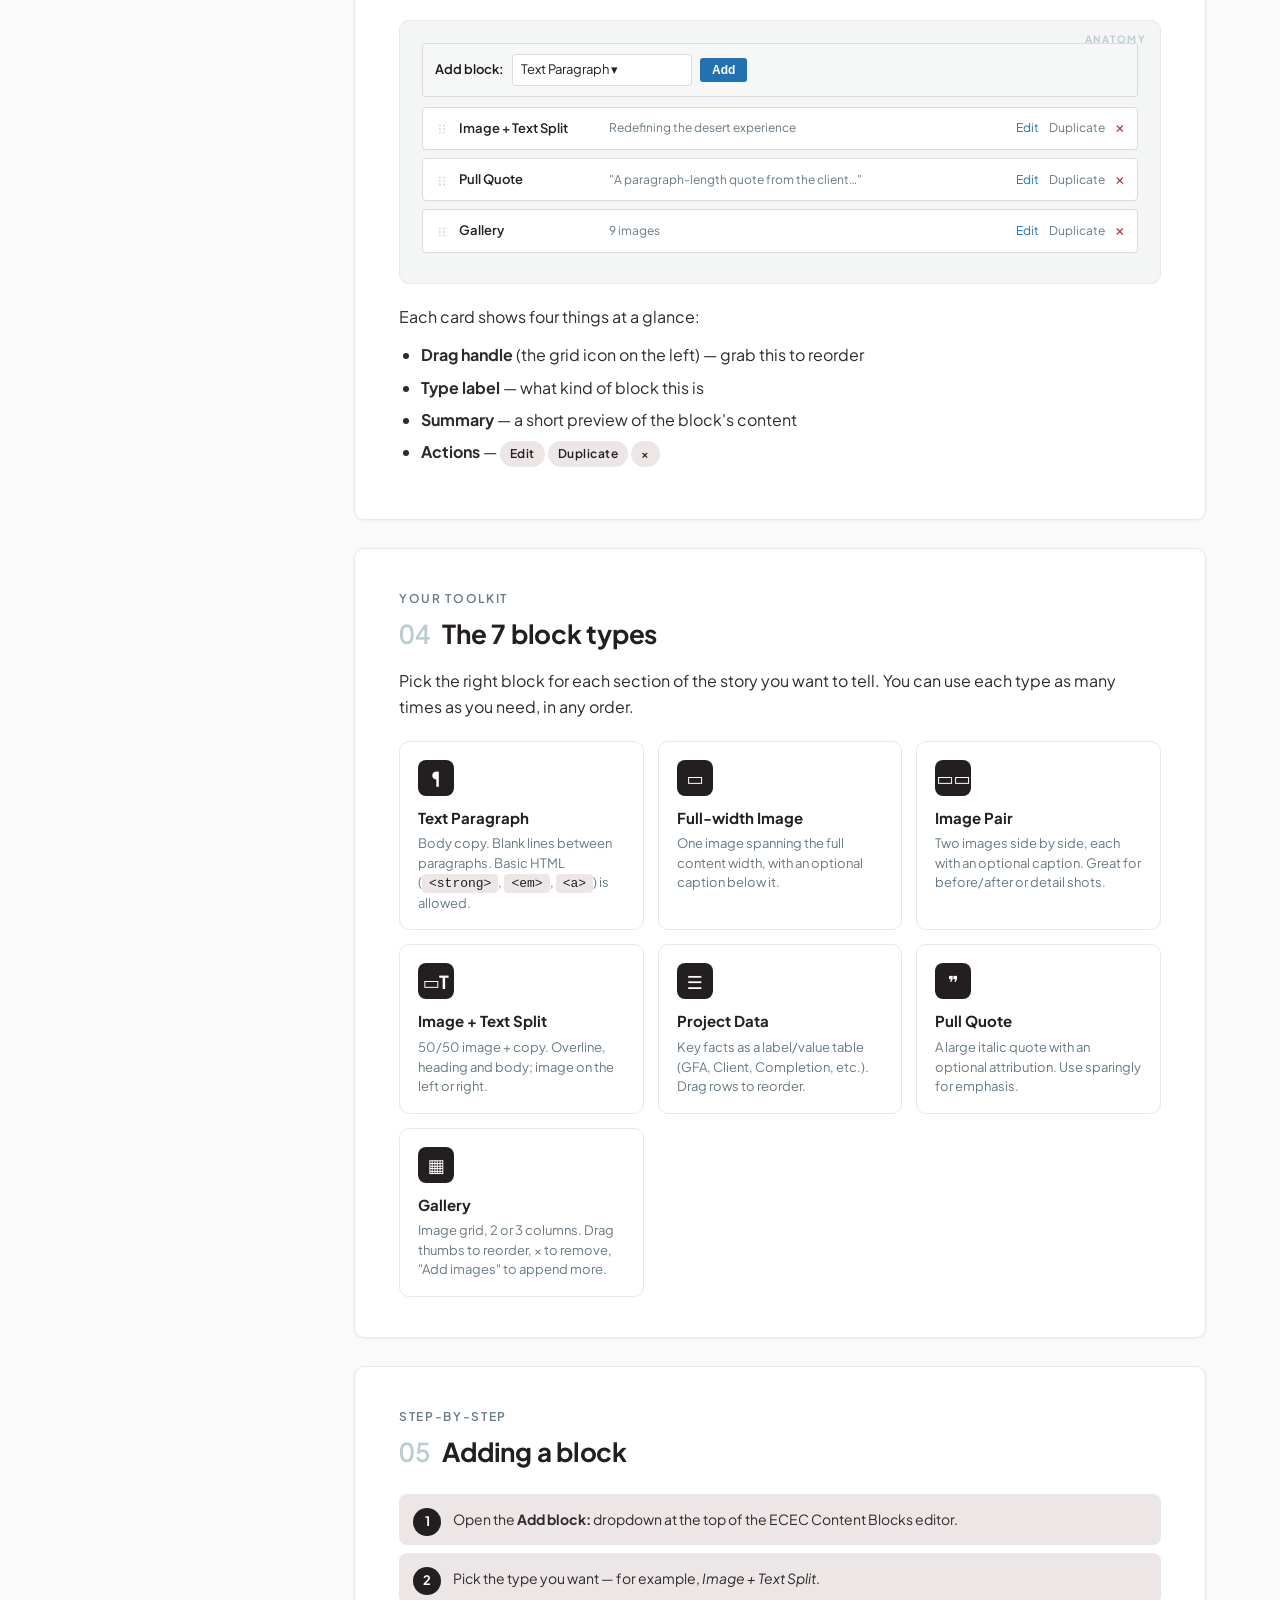
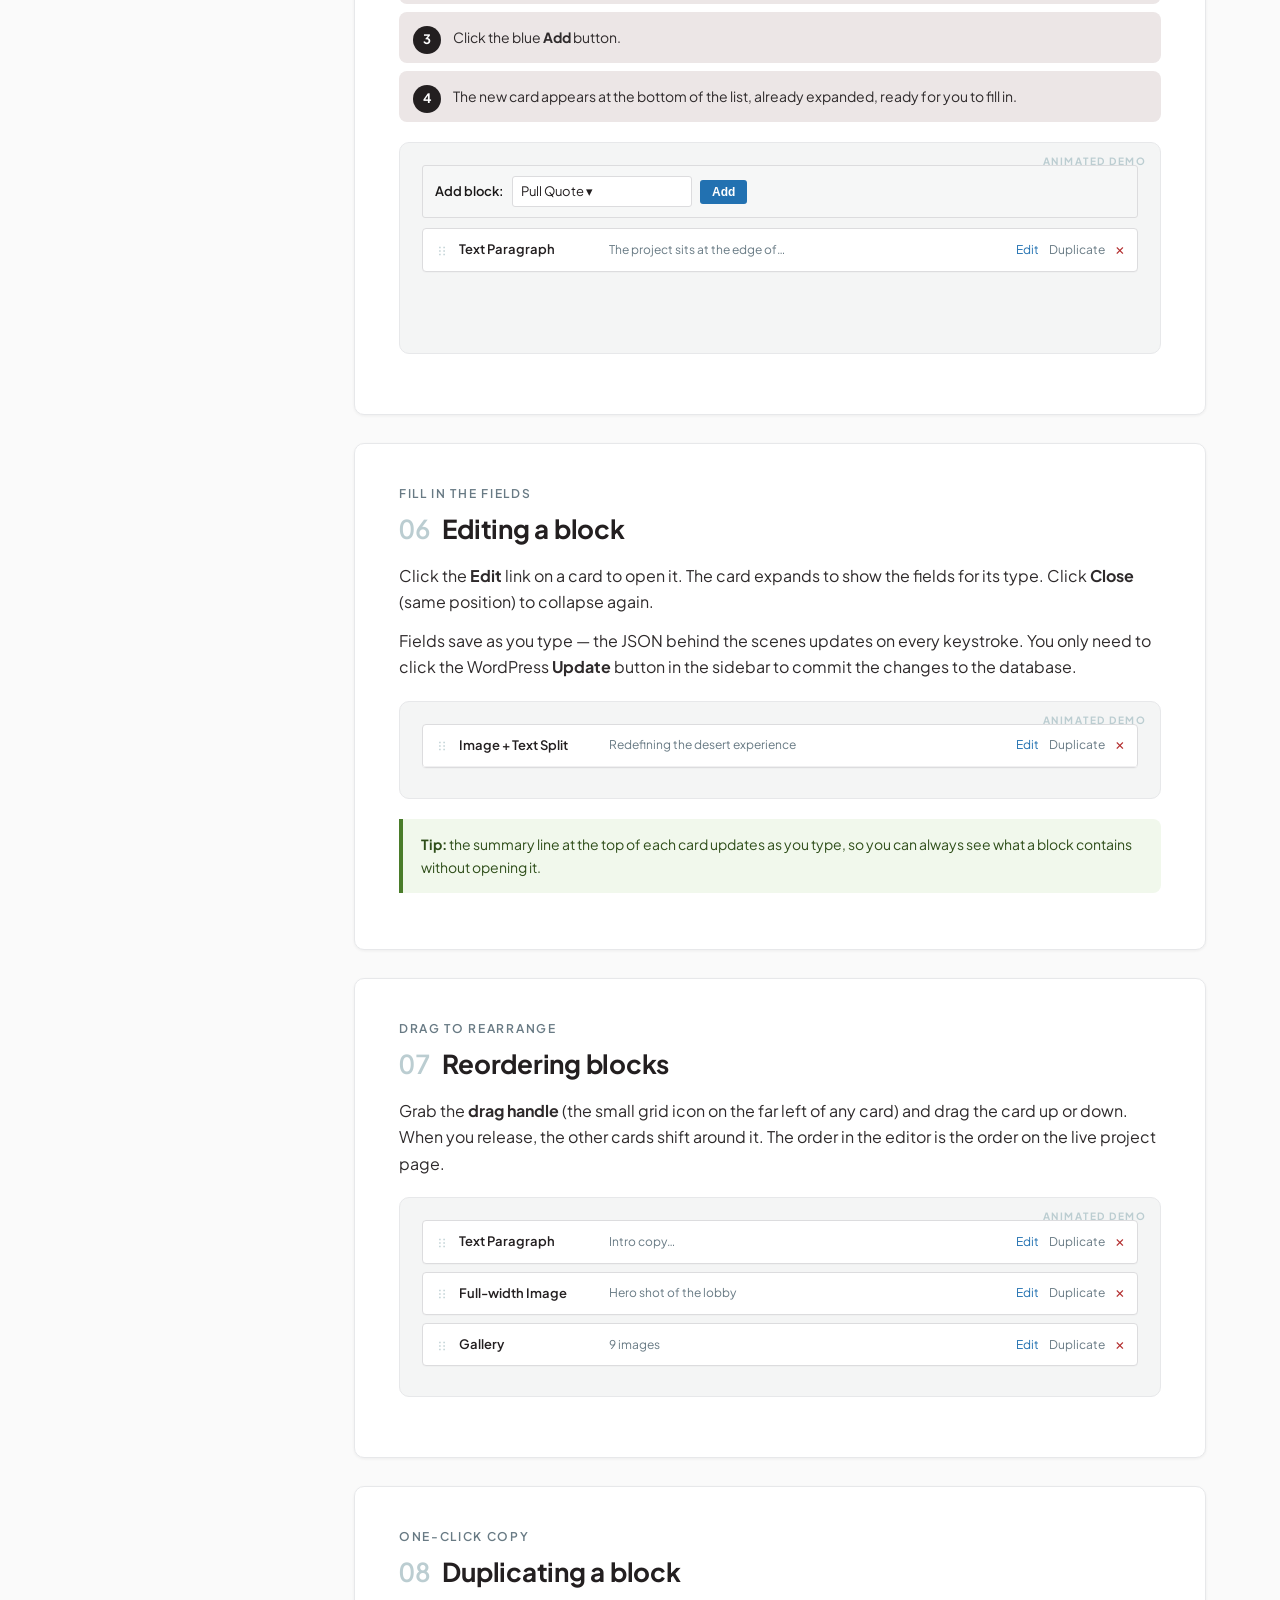
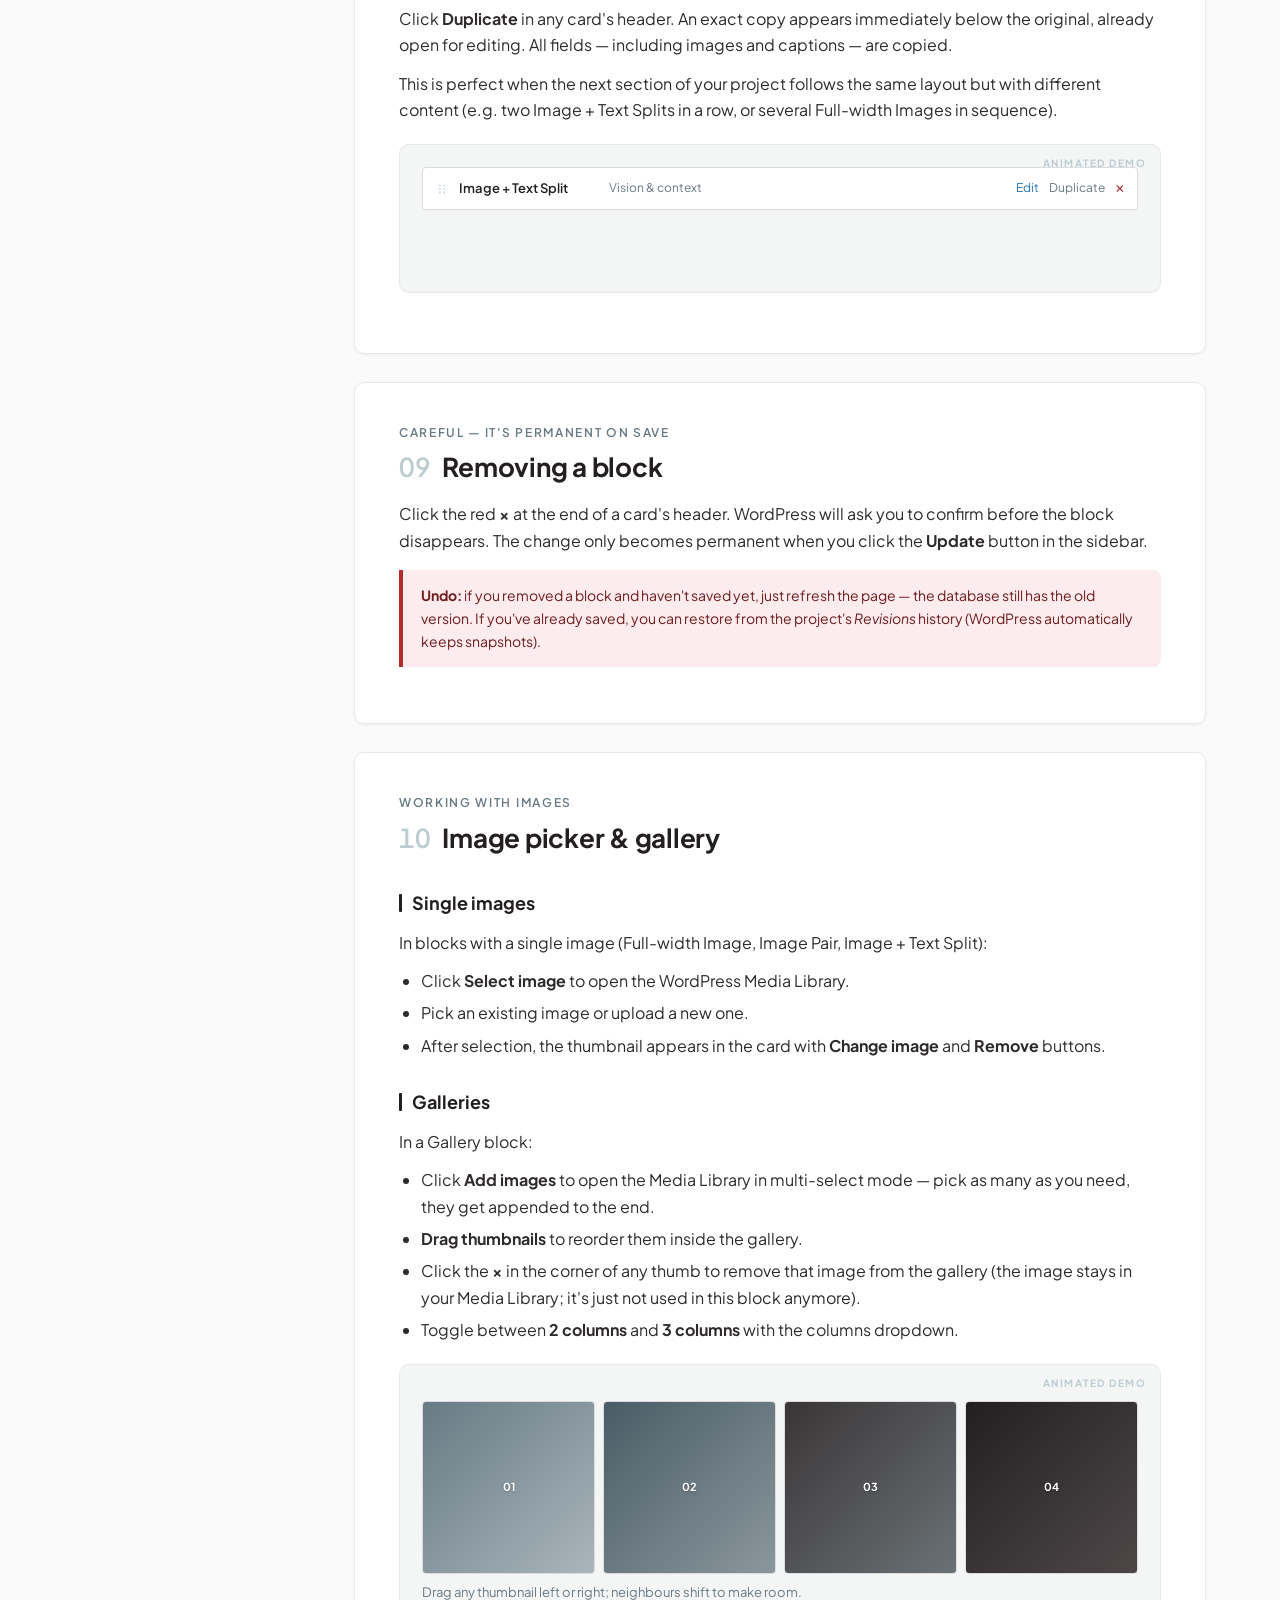
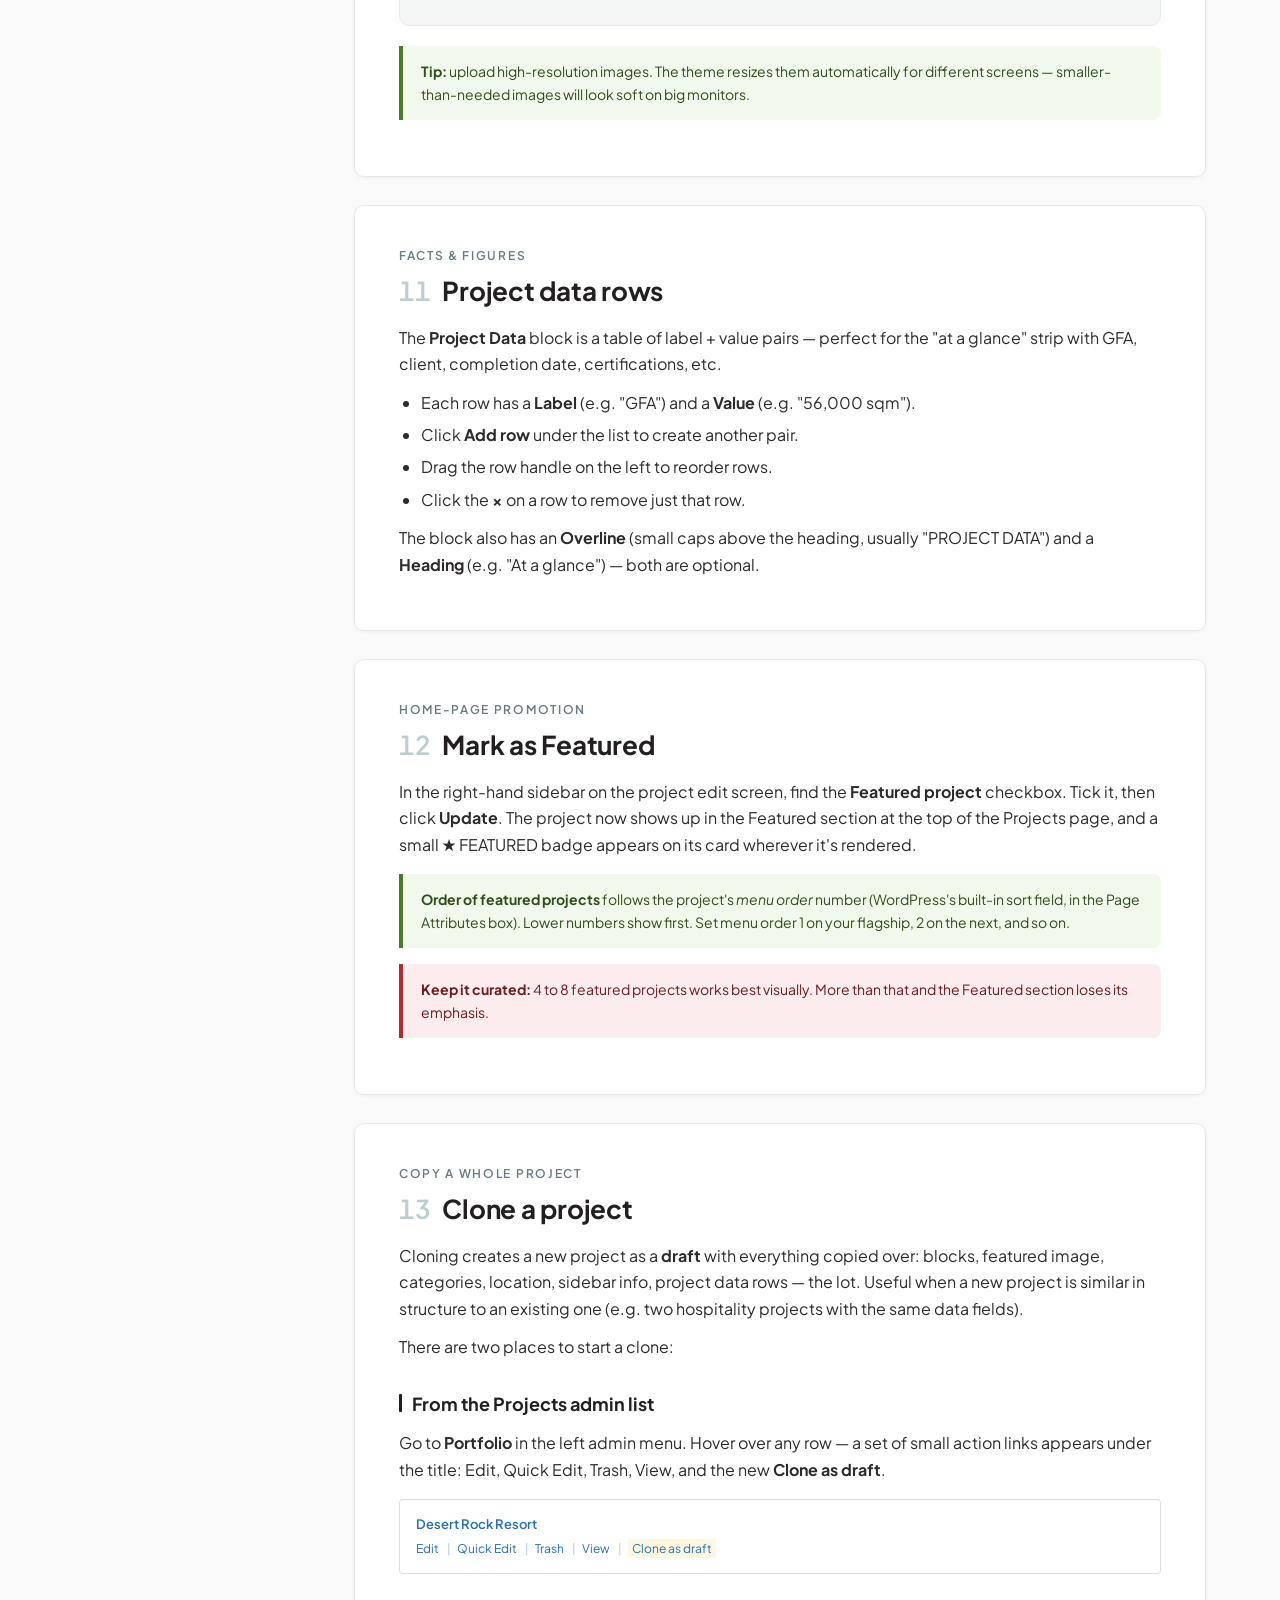
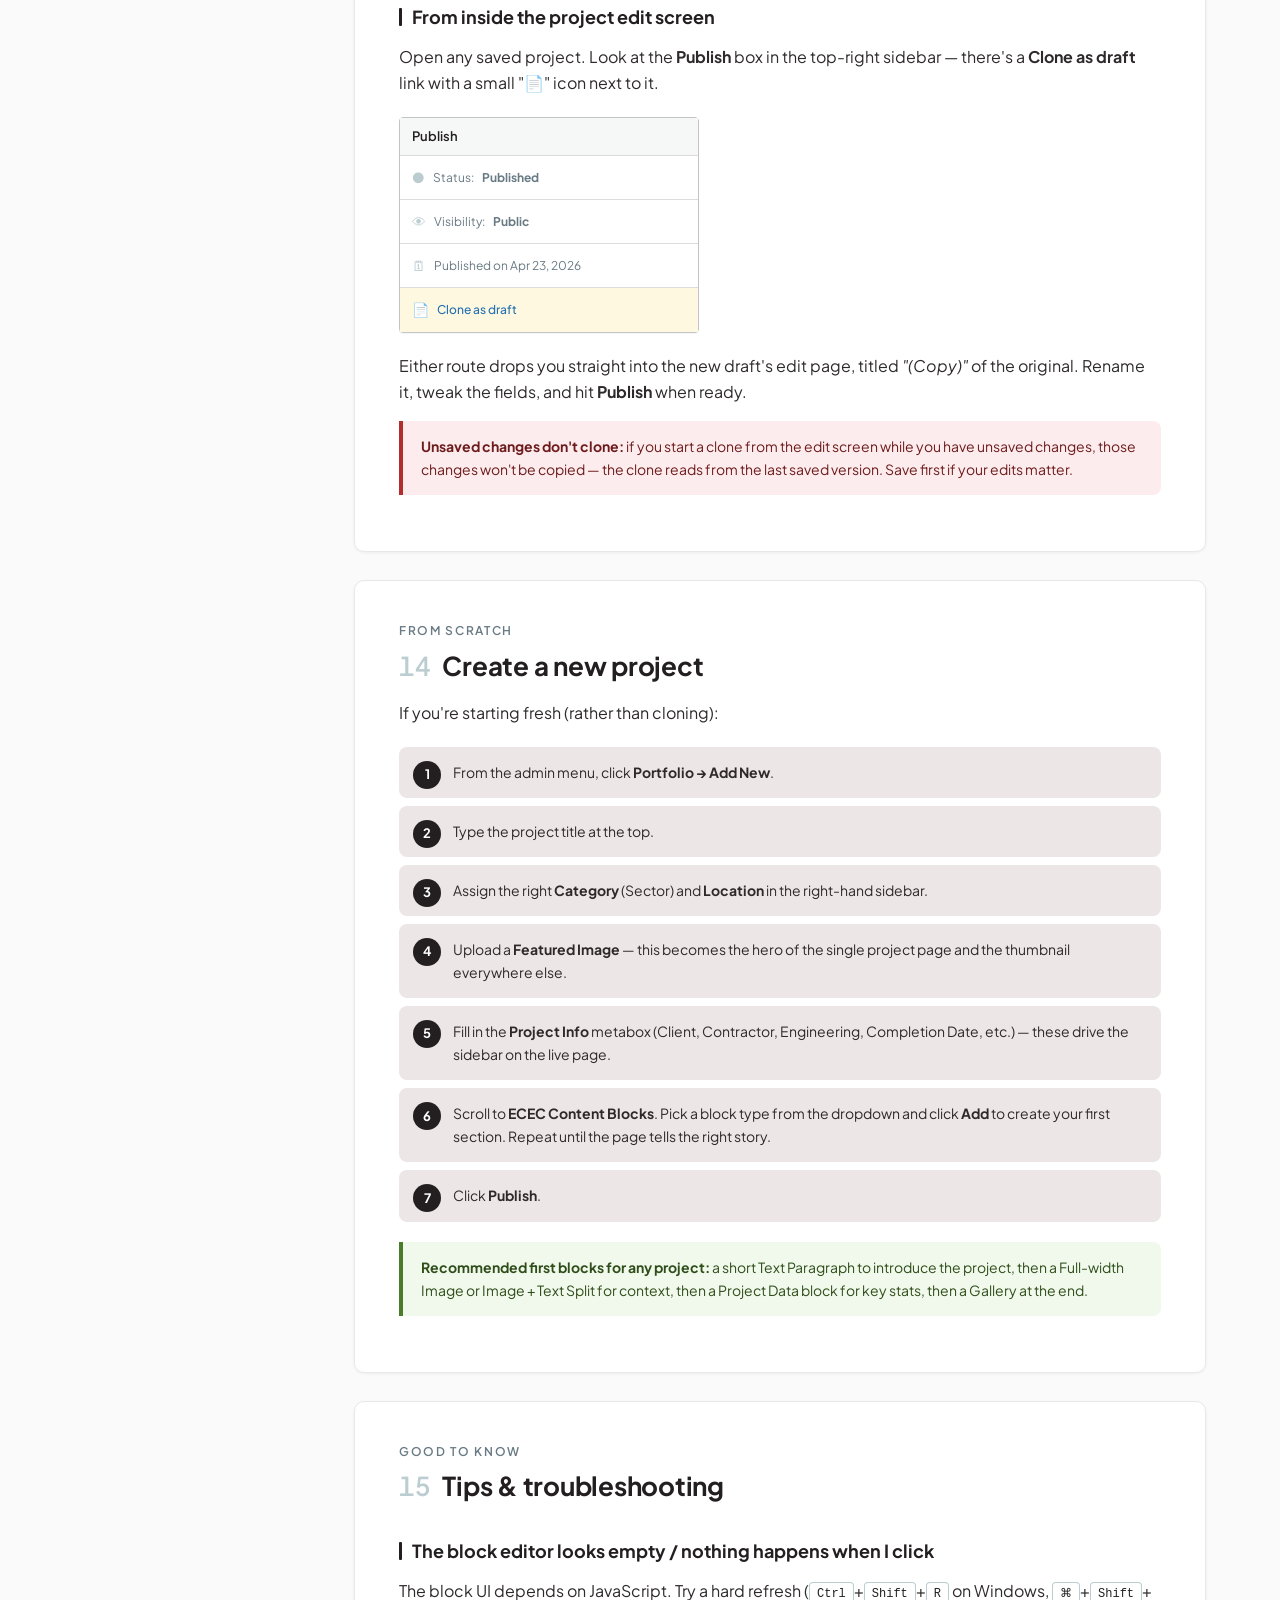
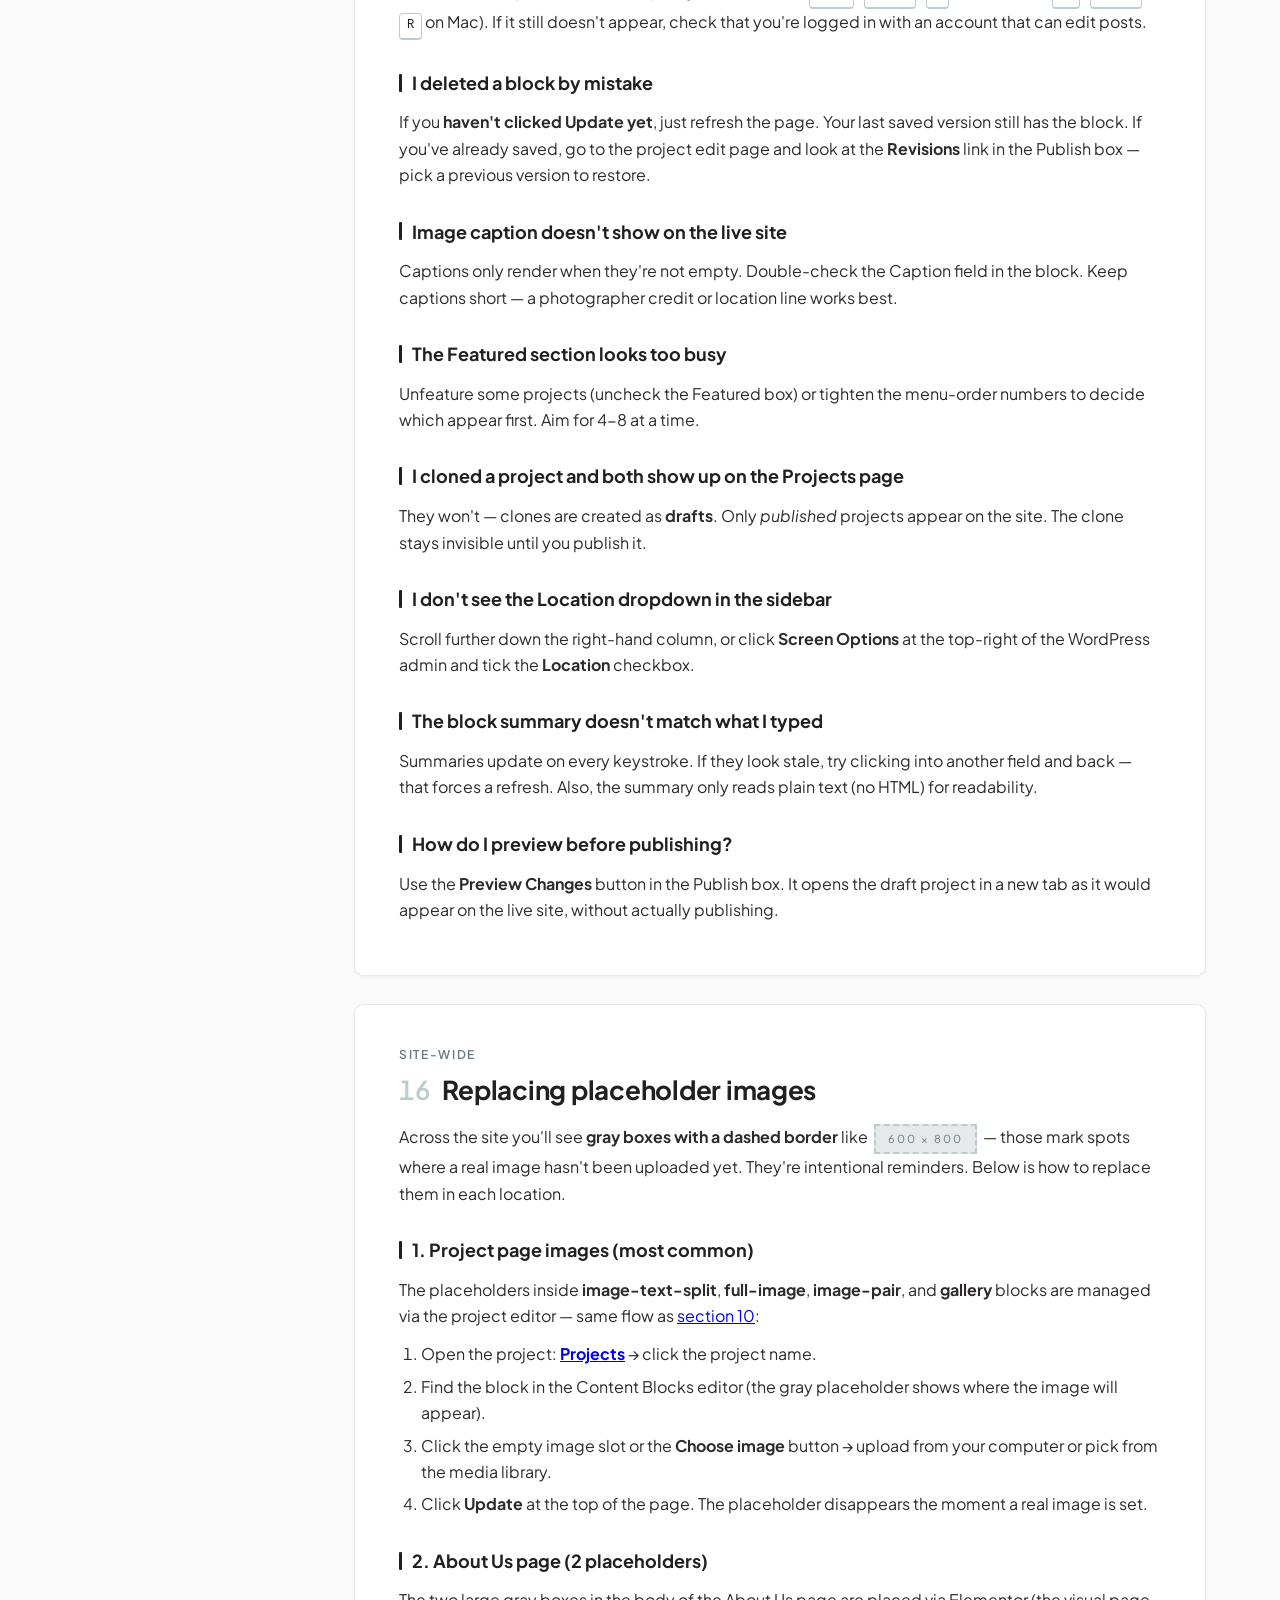
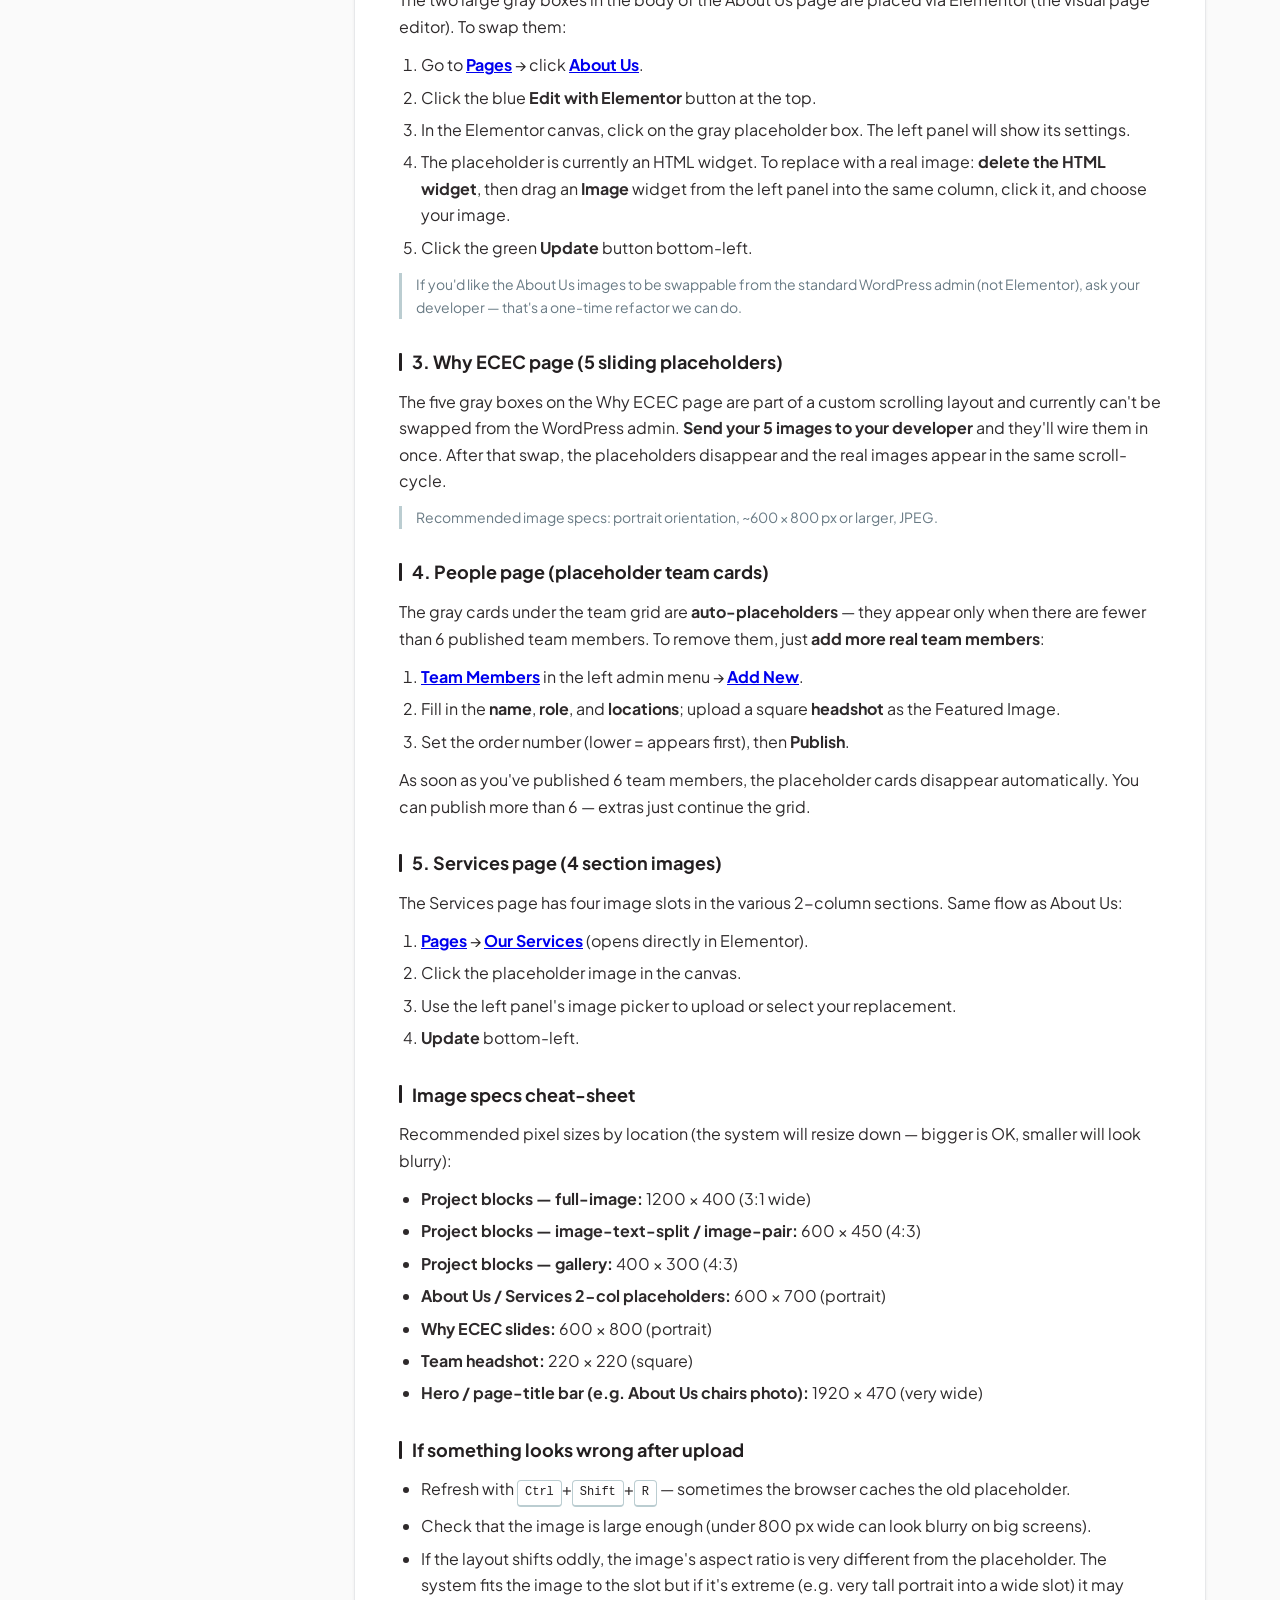
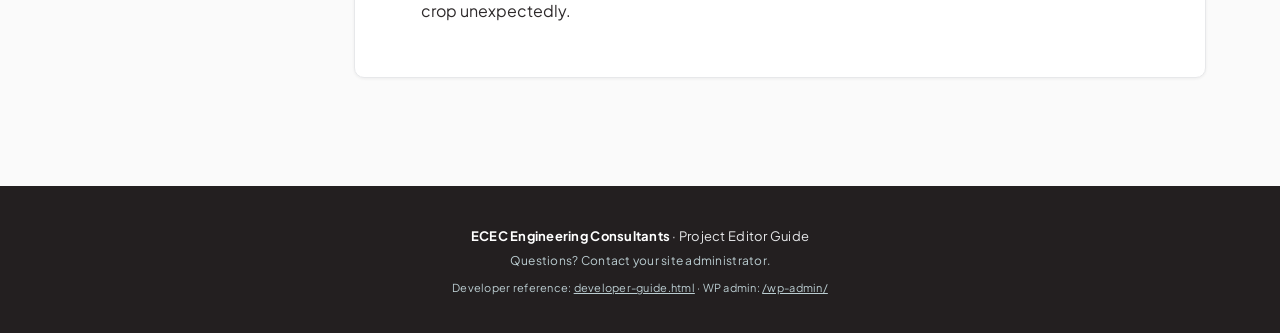
<file: project-blocks-help.html>
<!DOCTYPE html>
<html lang="en">
<head>
<meta charset="UTF-8">
<meta name="viewport" content="width=device-width, initial-scale=1.0">
<title>ECEC — Project Editor Guide</title>
<link rel="preconnect" href="https://fonts.googleapis.com">
<link rel="preconnect" href="https://fonts.gstatic.com" crossorigin>
<link href="https://fonts.googleapis.com/css2?family=Plus+Jakarta+Sans:wght@400;500;600;700;800&display=swap" rel="stylesheet">
<style>
:root {
	--white: #ffffff;
	--platinum: #e7e8ea;
	--isabelline: #ece6e6;
	--silver-sand: #bbcdd1;
	--slate-gray: #687a84;
	--raisin-black: #231f20;
	--ink: #1a1818;
	--bg: #fafafa;
	--accent: #2271b1;
	--success: #00a32a;
	--danger: #b32d2e;
	--radius: 10px;
	--shadow-sm: 0 1px 3px rgba(35, 31, 32, 0.06);
	--shadow-md: 0 6px 20px rgba(35, 31, 32, 0.08);
	--shadow-lg: 0 20px 50px rgba(35, 31, 32, 0.14);
}

* { margin: 0; padding: 0; box-sizing: border-box; }

html { scroll-behavior: smooth; scroll-padding-top: 80px; }

body {
	font-family: 'Plus Jakarta Sans', system-ui, -apple-system, 'Segoe UI', sans-serif;
	background: var(--bg);
	color: var(--ink);
	line-height: 1.65;
	-webkit-font-smoothing: antialiased;
}

/* ── Hero ──────────────────────────────────────────────────────── */

.hero {
	position: relative;
	background: linear-gradient(135deg, var(--raisin-black) 0%, #3a2f30 50%, var(--slate-gray) 100%);
	background-size: 200% 200%;
	animation: heroGradient 18s ease-in-out infinite;
	color: var(--white);
	padding: 70px 24px 90px;
	overflow: hidden;
}

@keyframes heroGradient {
	0%, 100% { background-position: 0% 50%; }
	50% { background-position: 100% 50%; }
}

.hero::before {
	content: "";
	position: absolute;
	inset: 0;
	background-image:
		radial-gradient(circle at 20% 30%, rgba(187, 205, 209, 0.15) 0%, transparent 50%),
		radial-gradient(circle at 80% 70%, rgba(231, 232, 234, 0.08) 0%, transparent 45%);
	pointer-events: none;
}

.hero-inner {
	position: relative;
	max-width: 980px;
	margin: 0 auto;
}

.hero-overline {
	letter-spacing: 0.18em;
	font-size: 12px;
	font-weight: 600;
	color: var(--silver-sand);
	text-transform: uppercase;
	opacity: 0;
	transform: translateY(12px);
	animation: fadeInUp 0.7s 0.1s ease forwards;
}

.hero h1 {
	font-size: clamp(32px, 5vw, 54px);
	font-weight: 800;
	line-height: 1.1;
	margin: 14px 0 16px;
	letter-spacing: -0.02em;
	opacity: 0;
	transform: translateY(12px);
	animation: fadeInUp 0.8s 0.25s ease forwards;
}

.hero p.lede {
	font-size: 18px;
	color: var(--platinum);
	max-width: 680px;
	opacity: 0;
	transform: translateY(12px);
	animation: fadeInUp 0.8s 0.45s ease forwards;
}

.hero-chips {
	display: flex;
	flex-wrap: wrap;
	gap: 8px;
	margin-top: 28px;
	opacity: 0;
	transform: translateY(12px);
	animation: fadeInUp 0.8s 0.65s ease forwards;
}

.hero-chips span {
	background: rgba(231, 232, 234, 0.12);
	border: 1px solid rgba(231, 232, 234, 0.22);
	padding: 6px 12px;
	border-radius: 999px;
	font-size: 12px;
	color: var(--platinum);
	backdrop-filter: blur(4px);
}

/* ── Layout ────────────────────────────────────────────────────── */

.shell {
	max-width: 1180px;
	margin: -50px auto 0;
	padding: 0 24px 80px;
	display: grid;
	grid-template-columns: 240px 1fr;
	gap: 40px;
	position: relative;
	z-index: 2;
}

@media (max-width: 900px) {
	.shell { grid-template-columns: 1fr; }
	.toc { position: static !important; }
}

.toc {
	position: sticky;
	top: 24px;
	align-self: start;
	background: var(--white);
	border-radius: var(--radius);
	padding: 22px 20px;
	box-shadow: var(--shadow-md);
	border: 1px solid var(--platinum);
}

.toc-title {
	font-size: 11px;
	letter-spacing: 0.15em;
	font-weight: 700;
	color: var(--slate-gray);
	text-transform: uppercase;
	margin-bottom: 12px;
}

.toc ol {
	list-style: none;
	counter-reset: toc-counter;
}

.toc li {
	counter-increment: toc-counter;
	margin-bottom: 6px;
}

.toc a {
	position: relative;
	display: block;
	padding: 7px 10px 7px 32px;
	color: var(--slate-gray);
	text-decoration: none;
	font-size: 13px;
	line-height: 1.4;
	border-radius: 6px;
	transition: background 0.2s, color 0.2s;
}

.toc a::before {
	content: counter(toc-counter, decimal-leading-zero);
	position: absolute;
	left: 10px;
	top: 7px;
	font-size: 10px;
	font-weight: 600;
	color: var(--silver-sand);
	letter-spacing: 0.05em;
}

.toc a:hover {
	background: var(--isabelline);
	color: var(--raisin-black);
}

.toc a.active {
	background: var(--raisin-black);
	color: var(--white);
}

.toc a.active::before { color: var(--silver-sand); }

main { min-width: 0; }

.section {
	background: var(--white);
	border-radius: var(--radius);
	padding: 40px 44px;
	margin-bottom: 28px;
	box-shadow: var(--shadow-sm);
	border: 1px solid var(--platinum);
	opacity: 0;
	transform: translateY(24px);
	transition: opacity 0.7s ease, transform 0.7s ease;
}

.section.in-view {
	opacity: 1;
	transform: translateY(0);
}

@media (max-width: 640px) {
	.section { padding: 26px 22px; }
}

.section h2 {
	font-size: 26px;
	font-weight: 700;
	letter-spacing: -0.01em;
	margin-bottom: 6px;
	color: var(--raisin-black);
}

.section h2 .num {
	color: var(--silver-sand);
	font-weight: 600;
	margin-right: 12px;
	font-variant-numeric: tabular-nums;
}

.section h3 {
	font-size: 18px;
	font-weight: 700;
	margin: 28px 0 8px;
	color: var(--raisin-black);
	display: flex;
	align-items: center;
	gap: 10px;
}

.section h3::before {
	content: "";
	width: 3px;
	height: 18px;
	background: var(--raisin-black);
	border-radius: 1px;
}

.section .kicker {
	font-size: 12px;
	letter-spacing: 0.14em;
	font-weight: 600;
	text-transform: uppercase;
	color: var(--slate-gray);
	margin-bottom: 4px;
}

.section p { margin: 12px 0; color: #2e2a2b; }

.section ul, .section ol { margin: 12px 0 12px 22px; color: #2e2a2b; }

.section li { margin-bottom: 6px; }

.section code {
	background: var(--isabelline);
	padding: 2px 7px;
	border-radius: 4px;
	font-family: 'SF Mono', Menlo, Consolas, monospace;
	font-size: 13px;
	color: var(--raisin-black);
}

/* ── Reusable blocks ───────────────────────────────────────────── */

.note, .tip, .warn {
	border-left: 4px solid;
	padding: 14px 18px;
	margin: 16px 0;
	border-radius: 0 8px 8px 0;
	font-size: 14px;
}

.note {
	background: #eef6fc;
	border-color: var(--accent);
	color: #12436f;
}

.tip {
	background: #f1f8ec;
	border-color: #4a7c2a;
	color: #2f4e1a;
}

.warn {
	background: #fdeced;
	border-color: var(--danger);
	color: #6d1b1c;
}

.kbd {
	display: inline-block;
	font-family: 'SF Mono', Menlo, Consolas, monospace;
	font-size: 12px;
	background: var(--white);
	border: 1px solid var(--silver-sand);
	border-bottom-width: 2px;
	padding: 2px 7px;
	border-radius: 4px;
	color: var(--raisin-black);
}

.pill {
	display: inline-block;
	background: var(--isabelline);
	color: var(--raisin-black);
	padding: 3px 10px;
	border-radius: 999px;
	font-size: 12px;
	font-weight: 600;
	letter-spacing: 0.04em;
}

/* ── Block-type grid (Section 3) ───────────────────────────────── */

.type-grid {
	display: grid;
	grid-template-columns: repeat(auto-fit, minmax(220px, 1fr));
	gap: 14px;
	margin-top: 20px;
}

.type-card {
	background: var(--white);
	border: 1px solid var(--platinum);
	border-radius: 10px;
	padding: 18px 18px 16px;
	cursor: default;
	transition: transform 0.4s cubic-bezier(.2,.8,.2,1), box-shadow 0.4s, border-color 0.3s;
	position: relative;
	overflow: hidden;
}

.type-card::after {
	content: "";
	position: absolute;
	inset: auto 0 0 0;
	height: 3px;
	background: linear-gradient(90deg, var(--raisin-black), var(--slate-gray));
	transform: scaleX(0);
	transform-origin: left;
	transition: transform 0.4s ease;
}

.type-card:hover {
	transform: translateY(-4px);
	box-shadow: var(--shadow-md);
	border-color: var(--slate-gray);
}

.type-card:hover::after { transform: scaleX(1); }

.type-card .ic {
	width: 36px;
	height: 36px;
	border-radius: 8px;
	background: var(--raisin-black);
	color: var(--white);
	display: flex;
	align-items: center;
	justify-content: center;
	font-size: 18px;
	font-weight: 700;
	margin-bottom: 10px;
}

.type-card h4 {
	font-size: 15px;
	font-weight: 700;
	margin-bottom: 4px;
	color: var(--raisin-black);
}

.type-card p {
	font-size: 13px;
	color: var(--slate-gray);
	line-height: 1.5;
	margin: 0;
}

/* ── Animated demo (admin mock) ─────────────────────────────────── */

.demo {
	background: #f4f5f5;
	border: 1px solid var(--platinum);
	border-radius: 10px;
	padding: 22px;
	margin: 20px 0;
	position: relative;
}

.demo-label {
	position: absolute;
	top: 10px;
	right: 14px;
	font-size: 10px;
	letter-spacing: 0.15em;
	font-weight: 700;
	color: var(--silver-sand);
	text-transform: uppercase;
}

/* Mock WP admin card */
.mock-card {
	background: var(--white);
	border: 1px solid #dcdcde;
	border-radius: 4px;
	margin-bottom: 8px;
	box-shadow: 0 1px 0 rgba(0,0,0,0.02);
	transition: border-color 0.3s, box-shadow 0.3s;
}

.mock-card.active {
	border-color: var(--accent);
	box-shadow: 0 0 0 1px var(--accent);
}

.mock-head {
	display: flex;
	align-items: center;
	gap: 10px;
	padding: 10px 12px;
	font-size: 13px;
}

.mock-handle {
	width: 14px;
	height: 14px;
	color: var(--silver-sand);
	flex-shrink: 0;
}

.mock-handle svg { width: 14px; height: 14px; fill: currentColor; }

.mock-label {
	font-weight: 600;
	color: var(--raisin-black);
	min-width: 140px;
	flex-shrink: 0;
}

.mock-summary {
	flex: 1;
	font-size: 12px;
	color: var(--slate-gray);
	white-space: nowrap;
	overflow: hidden;
	text-overflow: ellipsis;
}

.mock-actions {
	display: flex;
	gap: 10px;
	font-size: 12px;
}

.mock-actions .link { color: var(--accent); cursor: pointer; }
.mock-actions .link.dup { color: var(--slate-gray); }
.mock-actions .link.del { color: var(--danger); font-size: 16px; line-height: 1; }

.mock-body {
	max-height: 0;
	overflow: hidden;
	transition: max-height 0.5s ease;
	border-top: 1px solid #f0f0f1;
}

.mock-body.open { max-height: 260px; }

.mock-body-inner {
	padding: 14px 16px 16px;
	display: grid;
	gap: 10px;
}

.mock-field-label {
	font-size: 11px;
	font-weight: 700;
	color: var(--raisin-black);
}

.mock-field-input {
	background: var(--white);
	border: 1px solid #dcdcde;
	border-radius: 3px;
	padding: 6px 8px;
	font-size: 12px;
	color: var(--slate-gray);
	font-family: inherit;
}

.mock-toolbar {
	display: flex;
	align-items: center;
	gap: 8px;
	padding: 10px 12px;
	background: #f6f7f7;
	border: 1px solid #dcdcde;
	border-radius: 3px;
	margin-bottom: 10px;
	font-size: 13px;
}

.mock-toolbar .sel {
	background: var(--white);
	border: 1px solid #dcdcde;
	padding: 4px 8px;
	border-radius: 3px;
	min-width: 180px;
	color: var(--raisin-black);
}

.mock-btn {
	background: var(--accent);
	color: var(--white);
	border: 0;
	padding: 5px 12px;
	border-radius: 3px;
	font-size: 12px;
	font-weight: 600;
	cursor: pointer;
}

.mock-btn.ghost { background: var(--white); color: var(--accent); border: 1px solid var(--accent); }

/* ── Reorder demo (auto-loop) ──────────────────────────────────── */

.reorder-demo .mock-card:nth-child(1) { animation: cardCycle1 5s ease-in-out infinite; }
.reorder-demo .mock-card:nth-child(2) { animation: cardCycle2 5s ease-in-out infinite; }
.reorder-demo .mock-card:nth-child(3) { animation: cardCycle3 5s ease-in-out infinite; }

@keyframes cardCycle1 {
	0%, 20%  { transform: translateY(0); }
	30%, 60% { transform: translateY(calc(100% + 8px)) scale(1.01); box-shadow: 0 8px 20px rgba(35,31,32,0.15); z-index: 2; }
	70%, 100% { transform: translateY(0); }
}
@keyframes cardCycle2 {
	0%, 20%  { transform: translateY(0); }
	30%, 60% { transform: translateY(calc(-100% - 8px)); }
	70%, 100% { transform: translateY(0); }
}
@keyframes cardCycle3 {
	0%, 100% { transform: translateY(0); }
}

/* ── Expand demo (auto-loop) ───────────────────────────────────── */

.expand-demo .mock-body { animation: expandCycle 5s ease-in-out infinite; }
.expand-demo .mock-card { animation: highlightCycle 5s ease-in-out infinite; }

@keyframes expandCycle {
	0%, 30%    { max-height: 0; }
	45%, 80%   { max-height: 260px; }
	95%, 100%  { max-height: 0; }
}
@keyframes highlightCycle {
	0%, 30%    { border-color: #dcdcde; box-shadow: 0 1px 0 rgba(0,0,0,0.02); }
	45%, 80%   { border-color: var(--accent); box-shadow: 0 0 0 1px var(--accent); }
	95%, 100%  { border-color: #dcdcde; box-shadow: 0 1px 0 rgba(0,0,0,0.02); }
}

/* ── Add-block demo (auto-loop) ────────────────────────────────── */

.add-demo .mock-card.ghost {
	opacity: 0;
	transform: translateY(-8px);
	animation: addCycle 5s ease-in-out infinite;
}

@keyframes addCycle {
	0%, 40%    { opacity: 0; transform: translateY(-8px); max-height: 0; margin: 0; border-width: 0; }
	55%, 90%   { opacity: 1; transform: translateY(0); max-height: 60px; margin-bottom: 8px; border-width: 1px; }
	95%, 100%  { opacity: 0; transform: translateY(-8px); max-height: 0; margin: 0; border-width: 0; }
}

/* ── Duplicate demo (auto-loop) ────────────────────────────────── */

.dup-demo .mock-card.dup-clone {
	opacity: 0;
	transform: scale(0.95);
	animation: dupCycle 5s ease-in-out infinite;
}

@keyframes dupCycle {
	0%, 35%    { opacity: 0; transform: scale(0.95) translateY(-4px); max-height: 0; margin: 0; border-width: 0; }
	50%, 90%   { opacity: 1; transform: scale(1) translateY(0); max-height: 60px; margin-bottom: 8px; border-width: 1px; }
	95%, 100%  { opacity: 0; transform: scale(0.95) translateY(-4px); max-height: 0; margin: 0; border-width: 0; }
}

.dup-demo .dup-arrow {
	position: absolute;
	left: -26px;
	top: 50%;
	transform: translateY(-50%);
	color: var(--slate-gray);
	opacity: 0;
	animation: dupArrow 5s ease-in-out infinite;
}

@keyframes dupArrow {
	0%, 40%, 95%, 100% { opacity: 0; }
	55%, 80% { opacity: 1; }
}

/* ── Gallery thumbs demo ───────────────────────────────────────── */

.thumbs-demo {
	display: grid;
	grid-template-columns: repeat(4, 1fr);
	gap: 8px;
	margin: 14px 0 8px;
}

.thumb {
	aspect-ratio: 1 / 1;
	border-radius: 4px;
	border: 1px solid #dcdcde;
	background: linear-gradient(135deg, var(--silver-sand), var(--platinum));
	position: relative;
	overflow: hidden;
	display: flex;
	align-items: center;
	justify-content: center;
	font-size: 11px;
	font-weight: 700;
	color: var(--white);
	text-shadow: 0 1px 2px rgba(0,0,0,0.25);
}

.thumb.t1 { background: linear-gradient(135deg, #687a84, #a9b6bb); }
.thumb.t2 { background: linear-gradient(135deg, #4a5c66, #8a979c); }
.thumb.t3 { background: linear-gradient(135deg, #3a3536, #6a7175); }
.thumb.t4 { background: linear-gradient(135deg, #231f20, #4d4748); }

.thumb-demo-row .thumb:nth-child(1) { animation: thumbSwap 4s ease-in-out infinite; }
.thumb-demo-row .thumb:nth-child(3) { animation: thumbSwapReverse 4s ease-in-out infinite; }

@keyframes thumbSwap {
	0%, 25%    { transform: translate(0, 0); }
	50%, 75%   { transform: translate(calc(200% + 16px), 0); z-index: 2; box-shadow: var(--shadow-md); }
	100%       { transform: translate(0, 0); }
}
@keyframes thumbSwapReverse {
	0%, 25%    { transform: translate(0, 0); }
	50%, 75%   { transform: translate(calc(-200% - 16px), 0); }
	100%       { transform: translate(0, 0); }
}

/* ── WP sidebar (Publish box) mock ─────────────────────────────── */

.pub-mock {
	max-width: 300px;
	background: var(--white);
	border: 1px solid #c3c4c7;
	border-radius: 4px;
	margin: 20px 0;
	box-shadow: 0 1px 1px rgba(0,0,0,0.04);
}

.pub-mock-head {
	background: #f6f7f7;
	padding: 8px 12px;
	font-size: 13px;
	font-weight: 600;
	color: var(--raisin-black);
	border-bottom: 1px solid #dcdcde;
}

.pub-mock-section {
	padding: 10px 12px;
	font-size: 12px;
	color: var(--slate-gray);
	border-bottom: 1px solid #dcdcde;
	display: flex;
	align-items: center;
	gap: 8px;
}

.pub-mock-section:last-child { border-bottom: 0; }

.pub-mock-section.highlight {
	background: #fff8e1;
	animation: pulseBg 2.5s ease-in-out infinite;
}

@keyframes pulseBg {
	0%, 100% { background: #fff8e1; }
	50% { background: #fff1c4; }
}

.pub-mock-section .dash {
	color: var(--silver-sand);
	font-size: 14px;
}

.pub-mock-section a {
	color: var(--accent);
	text-decoration: none;
	font-weight: 500;
}

/* ── Row actions mock ──────────────────────────────────────────── */

.row-mock {
	background: var(--white);
	border: 1px solid #dcdcde;
	border-radius: 4px;
	padding: 14px 16px;
	margin: 16px 0;
	font-size: 13px;
}

.row-mock .title {
	font-weight: 600;
	color: var(--accent);
	margin-bottom: 4px;
}

.row-mock .actions {
	font-size: 12px;
	color: var(--slate-gray);
}

.row-mock .actions a {
	color: var(--accent);
	text-decoration: none;
	margin-right: 4px;
}

.row-mock .actions .sep { margin: 0 4px; color: var(--silver-sand); }

.row-mock .actions .highlight {
	background: #fff8e1;
	padding: 2px 4px;
	border-radius: 2px;
	animation: pulseBg 2.5s ease-in-out infinite;
}

/* ── Steps list ────────────────────────────────────────────────── */

.steps {
	counter-reset: step;
	list-style: none;
	margin: 20px 0 !important;
	padding: 0 !important;
}

.steps li {
	counter-increment: step;
	position: relative;
	padding: 14px 16px 14px 54px;
	background: var(--isabelline);
	border-radius: 8px;
	margin-bottom: 8px;
	font-size: 14px;
}

.steps li::before {
	content: counter(step);
	position: absolute;
	left: 14px;
	top: 14px;
	width: 28px;
	height: 28px;
	border-radius: 50%;
	background: var(--raisin-black);
	color: var(--white);
	font-weight: 700;
	font-size: 13px;
	display: flex;
	align-items: center;
	justify-content: center;
}

/* ── Animations ────────────────────────────────────────────────── */

@keyframes fadeInUp {
	to { opacity: 1; transform: translateY(0); }
}

/* ── Footer ────────────────────────────────────────────────────── */

.footer {
	background: var(--raisin-black);
	color: var(--platinum);
	padding: 40px 24px;
	text-align: center;
	font-size: 13px;
	letter-spacing: 0.02em;
}

.footer strong { color: var(--white); }

/* ── Reduce motion for users who prefer it ─────────────────────── */

@media (prefers-reduced-motion: reduce) {
	*, *::before, *::after {
		animation-duration: 0.01ms !important;
		animation-iteration-count: 1 !important;
		transition-duration: 0.01ms !important;
	}
	.hero, .hero * { animation: none; opacity: 1; transform: none; }
	.section { opacity: 1; transform: none; }
}
</style>
</head>
<body>

<section class="hero">
	<div class="hero-inner">
		<div class="hero-overline">ECEC · WordPress Admin Guide</div>
		<h1>Project Editor &amp; Content Blocks</h1>
		<p class="lede">Everything you need to create, edit, duplicate and organize portfolio projects using the new block-based editor — no Elementor or coding required.</p>
		<div class="hero-chips">
			<span>7 block types</span>
			<span>Drag-to-reorder</span>
			<span>Duplicate block</span>
			<span>Clone project</span>
			<span>Image gallery</span>
			<span>Mark as featured</span>
		</div>
	</div>
</section>

<div class="shell">

	<aside class="toc">
		<div class="toc-title">On this page</div>
		<ol>
			<li><a href="#s1">What's new</a></li>
			<li><a href="#s2">The project edit screen</a></li>
			<li><a href="#s3">ECEC Content Blocks</a></li>
			<li><a href="#s4">The 7 block types</a></li>
			<li><a href="#s5">Adding a block</a></li>
			<li><a href="#s6">Editing a block</a></li>
			<li><a href="#s7">Reordering blocks</a></li>
			<li><a href="#s8">Duplicating a block</a></li>
			<li><a href="#s9">Removing a block</a></li>
			<li><a href="#s10">Image picker &amp; gallery</a></li>
			<li><a href="#s11">Project data rows</a></li>
			<li><a href="#s12">Mark as Featured</a></li>
			<li><a href="#s13">Clone a project</a></li>
			<li><a href="#s14">Create a new project</a></li>
			<li><a href="#s15">Tips &amp; troubleshooting</a></li>
			<li><a href="#s16">Replacing placeholder images</a></li>
		</ol>
	</aside>

	<main>

	<!-- ── 1. What's new ─────────────────────────────────────── -->
	<section class="section" id="s1">
		<div class="kicker">Overview</div>
		<h2><span class="num">01</span>What's new</h2>
		<p>The project editor has been redesigned so you can build rich, magazine-style project pages without touching Elementor. Each project is now assembled from stackable <strong>content blocks</strong> — seven reusable templates for text, images, quotes, galleries and data. You pick the blocks, drag them into the order you want, and fill in each one.</p>
		<ul>
			<li><strong>Content Blocks editor</strong> — a drag-and-drop card stack below the title</li>
			<li><strong>Duplicate block</strong> — one-click copy of any block, right below the original</li>
			<li><strong>Clone project</strong> — copy an entire project (all blocks, images, info) as a new draft, either from the list or from inside an open project</li>
			<li><strong>Featured checkbox</strong> — promote any project to the home-page highlight grid</li>
			<li><strong>Location taxonomy</strong> — every project is tagged with a region for the Projects-page filter</li>
		</ul>
		<div class="note"><strong>Heads-up:</strong> the legacy project description &amp; media boxes still exist. If the block editor is empty, the old description + media grid renders as a fallback — so no project ever breaks.</div>
	</section>

	<!-- ── 2. Project edit screen ────────────────────────────── -->
	<section class="section" id="s2">
		<div class="kicker">Where everything lives</div>
		<h2><span class="num">02</span>The project edit screen</h2>
		<p>When you open or create a project, you'll see three key areas:</p>
		<ol>
			<li><strong>Title + permalink</strong> — project name at the top.</li>
			<li><strong>ECEC Content Blocks</strong> — the new block editor (the star of this guide).</li>
			<li><strong>Sidebar</strong> — on the right: Publish status, Featured checkbox, Categories (Sector), Location, Featured Image, and the legacy Project Info boxes used by the sidebar on the live project page.</li>
		</ol>
		<div class="tip"><strong>Tip:</strong> you can collapse/drag any metabox to suit how you work. WordPress remembers your layout per user.</div>
	</section>

	<!-- ── 3. ECEC Content Blocks ────────────────────────────── -->
	<section class="section" id="s3">
		<div class="kicker">The block editor</div>
		<h2><span class="num">03</span>ECEC Content Blocks</h2>
		<p>This is the metabox labelled <strong>ECEC Content Blocks</strong>. It's a stack of cards — one card per section of the project page. Each card knows its own type (Text, Image, Gallery, etc.) and its own fields.</p>
		<p>The editor mirrors the order of sections on the live project page, top to bottom. Reordering cards here reorders the sections on the site.</p>
		<div class="demo">
			<div class="demo-label">Anatomy</div>
			<div class="mock-toolbar">
				<span style="font-weight:600;">Add block:</span>
				<span class="sel">Text Paragraph ▾</span>
				<button class="mock-btn">Add</button>
			</div>
			<div class="mock-card">
				<div class="mock-head">
					<span class="mock-handle"><svg viewBox="0 0 20 20"><path d="M6 4h2v2H6V4zm6 0h2v2h-2V4zM6 9h2v2H6V9zm6 0h2v2h-2V9zm-6 5h2v2H6v-2zm6 0h2v2h-2v-2z"/></svg></span>
					<span class="mock-label">Image + Text Split</span>
					<span class="mock-summary">Redefining the desert experience</span>
					<div class="mock-actions">
						<span class="link">Edit</span>
						<span class="link dup">Duplicate</span>
						<span class="link del">×</span>
					</div>
				</div>
			</div>
			<div class="mock-card">
				<div class="mock-head">
					<span class="mock-handle"><svg viewBox="0 0 20 20"><path d="M6 4h2v2H6V4zm6 0h2v2h-2V4zM6 9h2v2H6V9zm6 0h2v2h-2V9zm-6 5h2v2H6v-2zm6 0h2v2h-2v-2z"/></svg></span>
					<span class="mock-label">Pull Quote</span>
					<span class="mock-summary">"A paragraph-length quote from the client…"</span>
					<div class="mock-actions">
						<span class="link">Edit</span>
						<span class="link dup">Duplicate</span>
						<span class="link del">×</span>
					</div>
				</div>
			</div>
			<div class="mock-card">
				<div class="mock-head">
					<span class="mock-handle"><svg viewBox="0 0 20 20"><path d="M6 4h2v2H6V4zm6 0h2v2h-2V4zM6 9h2v2H6V9zm6 0h2v2h-2V9zm-6 5h2v2H6v-2zm6 0h2v2h-2v-2z"/></svg></span>
					<span class="mock-label">Gallery</span>
					<span class="mock-summary">9 images</span>
					<div class="mock-actions">
						<span class="link">Edit</span>
						<span class="link dup">Duplicate</span>
						<span class="link del">×</span>
					</div>
				</div>
			</div>
		</div>
		<p>Each card shows four things at a glance:</p>
		<ul>
			<li><strong>Drag handle</strong> (the grid icon on the left) — grab this to reorder</li>
			<li><strong>Type label</strong> — what kind of block this is</li>
			<li><strong>Summary</strong> — a short preview of the block's content</li>
			<li><strong>Actions</strong> — <span class="pill">Edit</span> <span class="pill">Duplicate</span> <span class="pill">×</span></li>
		</ul>
	</section>

	<!-- ── 4. Block types ────────────────────────────────────── -->
	<section class="section" id="s4">
		<div class="kicker">Your toolkit</div>
		<h2><span class="num">04</span>The 7 block types</h2>
		<p>Pick the right block for each section of the story you want to tell. You can use each type as many times as you need, in any order.</p>
		<div class="type-grid">
			<div class="type-card">
				<div class="ic">¶</div>
				<h4>Text Paragraph</h4>
				<p>Body copy. Blank lines between paragraphs. Basic HTML (<code>&lt;strong&gt;</code>, <code>&lt;em&gt;</code>, <code>&lt;a&gt;</code>) is allowed.</p>
			</div>
			<div class="type-card">
				<div class="ic">▭</div>
				<h4>Full-width Image</h4>
				<p>One image spanning the full content width, with an optional caption below it.</p>
			</div>
			<div class="type-card">
				<div class="ic">▭▭</div>
				<h4>Image Pair</h4>
				<p>Two images side by side, each with an optional caption. Great for before/after or detail shots.</p>
			</div>
			<div class="type-card">
				<div class="ic">▭T</div>
				<h4>Image + Text Split</h4>
				<p>50/50 image + copy. Overline, heading and body; image on the left or right.</p>
			</div>
			<div class="type-card">
				<div class="ic">☰</div>
				<h4>Project Data</h4>
				<p>Key facts as a label/value table (GFA, Client, Completion, etc.). Drag rows to reorder.</p>
			</div>
			<div class="type-card">
				<div class="ic">❞</div>
				<h4>Pull Quote</h4>
				<p>A large italic quote with an optional attribution. Use sparingly for emphasis.</p>
			</div>
			<div class="type-card">
				<div class="ic">▦</div>
				<h4>Gallery</h4>
				<p>Image grid, 2 or 3 columns. Drag thumbs to reorder, × to remove, "Add images" to append more.</p>
			</div>
		</div>
	</section>

	<!-- ── 5. Adding a block ─────────────────────────────────── -->
	<section class="section" id="s5">
		<div class="kicker">Step-by-step</div>
		<h2><span class="num">05</span>Adding a block</h2>
		<ol class="steps">
			<li>Open the <strong>Add block:</strong> dropdown at the top of the ECEC Content Blocks editor.</li>
			<li>Pick the type you want — for example, <em>Image + Text Split</em>.</li>
			<li>Click the blue <strong>Add</strong> button.</li>
			<li>The new card appears at the bottom of the list, already expanded, ready for you to fill in.</li>
		</ol>
		<div class="demo add-demo">
			<div class="demo-label">Animated demo</div>
			<div class="mock-toolbar">
				<span style="font-weight:600;">Add block:</span>
				<span class="sel">Pull Quote ▾</span>
				<button class="mock-btn">Add</button>
			</div>
			<div class="mock-card">
				<div class="mock-head">
					<span class="mock-handle"><svg viewBox="0 0 20 20"><path d="M6 4h2v2H6V4zm6 0h2v2h-2V4zM6 9h2v2H6V9zm6 0h2v2h-2V9zm-6 5h2v2H6v-2zm6 0h2v2h-2v-2z"/></svg></span>
					<span class="mock-label">Text Paragraph</span>
					<span class="mock-summary">The project sits at the edge of…</span>
					<div class="mock-actions"><span class="link">Edit</span><span class="link dup">Duplicate</span><span class="link del">×</span></div>
				</div>
			</div>
			<div class="mock-card ghost">
				<div class="mock-head">
					<span class="mock-handle"><svg viewBox="0 0 20 20"><path d="M6 4h2v2H6V4zm6 0h2v2h-2V4zM6 9h2v2H6V9zm6 0h2v2h-2V9zm-6 5h2v2H6v-2zm6 0h2v2h-2v-2z"/></svg></span>
					<span class="mock-label">Pull Quote</span>
					<span class="mock-summary">(new block, ready to edit)</span>
					<div class="mock-actions"><span class="link">Close</span><span class="link dup">Duplicate</span><span class="link del">×</span></div>
				</div>
			</div>
		</div>
	</section>

	<!-- ── 6. Editing a block ────────────────────────────────── -->
	<section class="section" id="s6">
		<div class="kicker">Fill in the fields</div>
		<h2><span class="num">06</span>Editing a block</h2>
		<p>Click the <strong>Edit</strong> link on a card to open it. The card expands to show the fields for its type. Click <strong>Close</strong> (same position) to collapse again.</p>
		<p>Fields save as you type — the JSON behind the scenes updates on every keystroke. You only need to click the WordPress <strong>Update</strong> button in the sidebar to commit the changes to the database.</p>
		<div class="demo expand-demo">
			<div class="demo-label">Animated demo</div>
			<div class="mock-card">
				<div class="mock-head">
					<span class="mock-handle"><svg viewBox="0 0 20 20"><path d="M6 4h2v2H6V4zm6 0h2v2h-2V4zM6 9h2v2H6V9zm6 0h2v2h-2V9zm-6 5h2v2H6v-2zm6 0h2v2h-2v-2z"/></svg></span>
					<span class="mock-label">Image + Text Split</span>
					<span class="mock-summary">Redefining the desert experience</span>
					<div class="mock-actions"><span class="link">Edit</span><span class="link dup">Duplicate</span><span class="link del">×</span></div>
				</div>
				<div class="mock-body">
					<div class="mock-body-inner">
						<div><div class="mock-field-label">Image position</div><div class="mock-field-input">Image on left ▾</div></div>
						<div><div class="mock-field-label">Overline</div><div class="mock-field-input">VISION &amp; CONTEXT</div></div>
						<div><div class="mock-field-label">Heading</div><div class="mock-field-input">Redefining the desert experience</div></div>
						<div><div class="mock-field-label">Body</div><div class="mock-field-input" style="min-height:40px;">The resort was conceived as a quiet counterpoint to…</div></div>
					</div>
				</div>
			</div>
		</div>
		<div class="tip"><strong>Tip:</strong> the summary line at the top of each card updates as you type, so you can always see what a block contains without opening it.</div>
	</section>

	<!-- ── 7. Reordering ─────────────────────────────────────── -->
	<section class="section" id="s7">
		<div class="kicker">Drag to rearrange</div>
		<h2><span class="num">07</span>Reordering blocks</h2>
		<p>Grab the <strong>drag handle</strong> (the small grid icon on the far left of any card) and drag the card up or down. When you release, the other cards shift around it. The order in the editor is the order on the live project page.</p>
		<div class="demo reorder-demo">
			<div class="demo-label">Animated demo</div>
			<div class="mock-card">
				<div class="mock-head">
					<span class="mock-handle"><svg viewBox="0 0 20 20"><path d="M6 4h2v2H6V4zm6 0h2v2h-2V4zM6 9h2v2H6V9zm6 0h2v2h-2V9zm-6 5h2v2H6v-2zm6 0h2v2h-2v-2z"/></svg></span>
					<span class="mock-label">Text Paragraph</span>
					<span class="mock-summary">Intro copy…</span>
					<div class="mock-actions"><span class="link">Edit</span><span class="link dup">Duplicate</span><span class="link del">×</span></div>
				</div>
			</div>
			<div class="mock-card">
				<div class="mock-head">
					<span class="mock-handle"><svg viewBox="0 0 20 20"><path d="M6 4h2v2H6V4zm6 0h2v2h-2V4zM6 9h2v2H6V9zm6 0h2v2h-2V9zm-6 5h2v2H6v-2zm6 0h2v2h-2v-2z"/></svg></span>
					<span class="mock-label">Full-width Image</span>
					<span class="mock-summary">Hero shot of the lobby</span>
					<div class="mock-actions"><span class="link">Edit</span><span class="link dup">Duplicate</span><span class="link del">×</span></div>
				</div>
			</div>
			<div class="mock-card">
				<div class="mock-head">
					<span class="mock-handle"><svg viewBox="0 0 20 20"><path d="M6 4h2v2H6V4zm6 0h2v2h-2V4zM6 9h2v2H6V9zm6 0h2v2h-2V9zm-6 5h2v2H6v-2zm6 0h2v2h-2v-2z"/></svg></span>
					<span class="mock-label">Gallery</span>
					<span class="mock-summary">9 images</span>
					<div class="mock-actions"><span class="link">Edit</span><span class="link dup">Duplicate</span><span class="link del">×</span></div>
				</div>
			</div>
		</div>
	</section>

	<!-- ── 8. Duplicating ────────────────────────────────────── -->
	<section class="section" id="s8">
		<div class="kicker">One-click copy</div>
		<h2><span class="num">08</span>Duplicating a block</h2>
		<p>Click <strong>Duplicate</strong> in any card's header. An exact copy appears immediately below the original, already open for editing. All fields — including images and captions — are copied.</p>
		<p>This is perfect when the next section of your project follows the same layout but with different content (e.g. two Image + Text Splits in a row, or several Full-width Images in sequence).</p>
		<div class="demo dup-demo">
			<div class="demo-label">Animated demo</div>
			<div class="mock-card" style="position:relative;">
				<span class="dup-arrow">↘</span>
				<div class="mock-head">
					<span class="mock-handle"><svg viewBox="0 0 20 20"><path d="M6 4h2v2H6V4zm6 0h2v2h-2V4zM6 9h2v2H6V9zm6 0h2v2h-2V9zm-6 5h2v2H6v-2zm6 0h2v2h-2v-2z"/></svg></span>
					<span class="mock-label">Image + Text Split</span>
					<span class="mock-summary">Vision &amp; context</span>
					<div class="mock-actions"><span class="link">Edit</span><span class="link dup">Duplicate</span><span class="link del">×</span></div>
				</div>
			</div>
			<div class="mock-card dup-clone">
				<div class="mock-head">
					<span class="mock-handle"><svg viewBox="0 0 20 20"><path d="M6 4h2v2H6V4zm6 0h2v2h-2V4zM6 9h2v2H6V9zm6 0h2v2h-2V9zm-6 5h2v2H6v-2zm6 0h2v2h-2v-2z"/></svg></span>
					<span class="mock-label">Image + Text Split</span>
					<span class="mock-summary">Vision &amp; context <em>(copy)</em></span>
					<div class="mock-actions"><span class="link">Close</span><span class="link dup">Duplicate</span><span class="link del">×</span></div>
				</div>
			</div>
		</div>
	</section>

	<!-- ── 9. Removing ───────────────────────────────────────── -->
	<section class="section" id="s9">
		<div class="kicker">Careful — it's permanent on save</div>
		<h2><span class="num">09</span>Removing a block</h2>
		<p>Click the red <strong>×</strong> at the end of a card's header. WordPress will ask you to confirm before the block disappears. The change only becomes permanent when you click the <strong>Update</strong> button in the sidebar.</p>
		<div class="warn"><strong>Undo:</strong> if you removed a block and haven't saved yet, just refresh the page — the database still has the old version. If you've already saved, you can restore from the project's <em>Revisions</em> history (WordPress automatically keeps snapshots).</div>
	</section>

	<!-- ── 10. Image picker ──────────────────────────────────── -->
	<section class="section" id="s10">
		<div class="kicker">Working with images</div>
		<h2><span class="num">10</span>Image picker &amp; gallery</h2>
		<h3>Single images</h3>
		<p>In blocks with a single image (Full-width Image, Image Pair, Image + Text Split):</p>
		<ul>
			<li>Click <strong>Select image</strong> to open the WordPress Media Library.</li>
			<li>Pick an existing image or upload a new one.</li>
			<li>After selection, the thumbnail appears in the card with <strong>Change image</strong> and <strong>Remove</strong> buttons.</li>
		</ul>

		<h3>Galleries</h3>
		<p>In a Gallery block:</p>
		<ul>
			<li>Click <strong>Add images</strong> to open the Media Library in multi-select mode — pick as many as you need, they get appended to the end.</li>
			<li><strong>Drag thumbnails</strong> to reorder them inside the gallery.</li>
			<li>Click the <strong>×</strong> in the corner of any thumb to remove that image from the gallery (the image stays in your Media Library; it's just not used in this block anymore).</li>
			<li>Toggle between <strong>2 columns</strong> and <strong>3 columns</strong> with the columns dropdown.</li>
		</ul>
		<div class="demo">
			<div class="demo-label">Animated demo</div>
			<div class="thumbs-demo thumb-demo-row">
				<div class="thumb t1">01</div>
				<div class="thumb t2">02</div>
				<div class="thumb t3">03</div>
				<div class="thumb t4">04</div>
			</div>
			<p style="font-size: 13px; color: var(--slate-gray); margin: 0;">Drag any thumbnail left or right; neighbours shift to make room.</p>
		</div>
		<div class="tip"><strong>Tip:</strong> upload high-resolution images. The theme resizes them automatically for different screens — smaller-than-needed images will look soft on big monitors.</div>
	</section>

	<!-- ── 11. Project data rows ─────────────────────────────── -->
	<section class="section" id="s11">
		<div class="kicker">Facts &amp; figures</div>
		<h2><span class="num">11</span>Project data rows</h2>
		<p>The <strong>Project Data</strong> block is a table of label + value pairs — perfect for the "at a glance" strip with GFA, client, completion date, certifications, etc.</p>
		<ul>
			<li>Each row has a <strong>Label</strong> (e.g. "GFA") and a <strong>Value</strong> (e.g. "56,000 sqm").</li>
			<li>Click <strong>Add row</strong> under the list to create another pair.</li>
			<li>Drag the row handle on the left to reorder rows.</li>
			<li>Click the <strong>×</strong> on a row to remove just that row.</li>
		</ul>
		<p>The block also has an <strong>Overline</strong> (small caps above the heading, usually "PROJECT DATA") and a <strong>Heading</strong> (e.g. "At a glance") — both are optional.</p>
	</section>

	<!-- ── 12. Featured ──────────────────────────────────────── -->
	<section class="section" id="s12">
		<div class="kicker">Home-page promotion</div>
		<h2><span class="num">12</span>Mark as Featured</h2>
		<p>In the right-hand sidebar on the project edit screen, find the <strong>Featured project</strong> checkbox. Tick it, then click <strong>Update</strong>. The project now shows up in the Featured section at the top of the Projects page, and a small ★ FEATURED badge appears on its card wherever it's rendered.</p>
		<div class="tip"><strong>Order of featured projects</strong> follows the project's <em>menu order</em> number (WordPress's built-in sort field, in the Page Attributes box). Lower numbers show first. Set menu order 1 on your flagship, 2 on the next, and so on.</div>
		<div class="warn"><strong>Keep it curated:</strong> 4 to 8 featured projects works best visually. More than that and the Featured section loses its emphasis.</div>
	</section>

	<!-- ── 13. Clone a project ───────────────────────────────── -->
	<section class="section" id="s13">
		<div class="kicker">Copy a whole project</div>
		<h2><span class="num">13</span>Clone a project</h2>
		<p>Cloning creates a new project as a <strong>draft</strong> with everything copied over: blocks, featured image, categories, location, sidebar info, project data rows — the lot. Useful when a new project is similar in structure to an existing one (e.g. two hospitality projects with the same data fields).</p>
		<p>There are two places to start a clone:</p>

		<h3>From the Projects admin list</h3>
		<p>Go to <strong>Portfolio</strong> in the left admin menu. Hover over any row — a set of small action links appears under the title: Edit, Quick Edit, Trash, View, and the new <strong>Clone as draft</strong>.</p>
		<div class="row-mock">
			<div class="title">Desert Rock Resort</div>
			<div class="actions">
				<a>Edit</a><span class="sep">|</span>
				<a>Quick Edit</a><span class="sep">|</span>
				<a>Trash</a><span class="sep">|</span>
				<a>View</a><span class="sep">|</span>
				<a class="highlight">Clone as draft</a>
			</div>
		</div>

		<h3>From inside the project edit screen</h3>
		<p>Open any saved project. Look at the <strong>Publish</strong> box in the top-right sidebar — there's a <strong>Clone as draft</strong> link with a small "📄" icon next to it.</p>
		<div class="pub-mock">
			<div class="pub-mock-head">Publish</div>
			<div class="pub-mock-section"><span class="dash">●</span> Status: <strong>Published</strong></div>
			<div class="pub-mock-section"><span class="dash">👁</span> Visibility: <strong>Public</strong></div>
			<div class="pub-mock-section"><span class="dash">🗓</span> Published on Apr 23, 2026</div>
			<div class="pub-mock-section highlight"><span class="dash">📄</span> <a href="#">Clone as draft</a></div>
		</div>
		<p>Either route drops you straight into the new draft's edit page, titled <em>"(Copy)"</em> of the original. Rename it, tweak the fields, and hit <strong>Publish</strong> when ready.</p>
		<div class="warn"><strong>Unsaved changes don't clone:</strong> if you start a clone from the edit screen while you have unsaved changes, those changes won't be copied — the clone reads from the last saved version. Save first if your edits matter.</div>
	</section>

	<!-- ── 14. New project ───────────────────────────────────── -->
	<section class="section" id="s14">
		<div class="kicker">From scratch</div>
		<h2><span class="num">14</span>Create a new project</h2>
		<p>If you're starting fresh (rather than cloning):</p>
		<ol class="steps">
			<li>From the admin menu, click <strong>Portfolio → Add New</strong>.</li>
			<li>Type the project title at the top.</li>
			<li>Assign the right <strong>Category</strong> (Sector) and <strong>Location</strong> in the right-hand sidebar.</li>
			<li>Upload a <strong>Featured Image</strong> — this becomes the hero of the single project page and the thumbnail everywhere else.</li>
			<li>Fill in the <strong>Project Info</strong> metabox (Client, Contractor, Engineering, Completion Date, etc.) — these drive the sidebar on the live page.</li>
			<li>Scroll to <strong>ECEC Content Blocks</strong>. Pick a block type from the dropdown and click <strong>Add</strong> to create your first section. Repeat until the page tells the right story.</li>
			<li>Click <strong>Publish</strong>.</li>
		</ol>
		<div class="tip"><strong>Recommended first blocks for any project:</strong> a short Text Paragraph to introduce the project, then a Full-width Image or Image + Text Split for context, then a Project Data block for key stats, then a Gallery at the end.</div>
	</section>

	<!-- ── 15. Tips & troubleshooting ────────────────────────── -->
	<section class="section" id="s15">
		<div class="kicker">Good to know</div>
		<h2><span class="num">15</span>Tips &amp; troubleshooting</h2>

		<h3>The block editor looks empty / nothing happens when I click</h3>
		<p>The block UI depends on JavaScript. Try a hard refresh (<span class="kbd">Ctrl</span>+<span class="kbd">Shift</span>+<span class="kbd">R</span> on Windows, <span class="kbd">⌘</span>+<span class="kbd">Shift</span>+<span class="kbd">R</span> on Mac). If it still doesn't appear, check that you're logged in with an account that can edit posts.</p>

		<h3>I deleted a block by mistake</h3>
		<p>If you <strong>haven't clicked Update yet</strong>, just refresh the page. Your last saved version still has the block. If you've already saved, go to the project edit page and look at the <strong>Revisions</strong> link in the Publish box — pick a previous version to restore.</p>

		<h3>Image caption doesn't show on the live site</h3>
		<p>Captions only render when they're not empty. Double-check the Caption field in the block. Keep captions short — a photographer credit or location line works best.</p>

		<h3>The Featured section looks too busy</h3>
		<p>Unfeature some projects (uncheck the Featured box) or tighten the menu-order numbers to decide which appear first. Aim for 4-8 at a time.</p>

		<h3>I cloned a project and both show up on the Projects page</h3>
		<p>They won't — clones are created as <strong>drafts</strong>. Only <em>published</em> projects appear on the site. The clone stays invisible until you publish it.</p>

		<h3>I don't see the Location dropdown in the sidebar</h3>
		<p>Scroll further down the right-hand column, or click <strong>Screen Options</strong> at the top-right of the WordPress admin and tick the <strong>Location</strong> checkbox.</p>

		<h3>The block summary doesn't match what I typed</h3>
		<p>Summaries update on every keystroke. If they look stale, try clicking into another field and back — that forces a refresh. Also, the summary only reads plain text (no HTML) for readability.</p>

		<h3>How do I preview before publishing?</h3>
		<p>Use the <strong>Preview Changes</strong> button in the Publish box. It opens the draft project in a new tab as it would appear on the live site, without actually publishing.</p>
	</section>

	<!-- ── 16. Replacing placeholder images ─────────────────── -->
	<section class="section" id="s16">
		<div class="kicker">Site-wide</div>
		<h2><span class="num">16</span>Replacing placeholder images</h2>
		<p>Across the site you'll see <strong>gray boxes with a dashed border</strong> like &nbsp;<span style="display:inline-block; padding:4px 12px; border:2px dashed var(--silver-sand); background: var(--platinum); color: var(--slate-gray); font-size:11px; letter-spacing:.18em; text-transform:uppercase;">600&nbsp;&times;&nbsp;800</span>&nbsp; — those mark spots where a real image hasn't been uploaded yet. They're intentional reminders. Below is how to replace them in each location.</p>

		<h3>1. Project page images (most common)</h3>
		<p>The placeholders inside <strong>image-text-split</strong>, <strong>full-image</strong>, <strong>image-pair</strong>, and <strong>gallery</strong> blocks are managed via the project editor — same flow as <a href="#s10">section&nbsp;10</a>:</p>
		<ol>
			<li>Open the project: <a href="/ecec/wp-admin/edit.php?post_type=portfolio-item"><strong>Projects</strong></a> → click the project name.</li>
			<li>Find the block in the Content Blocks editor (the gray placeholder shows where the image will appear).</li>
			<li>Click the empty image slot or the <strong>Choose image</strong> button → upload from your computer or pick from the media library.</li>
			<li>Click <strong>Update</strong> at the top of the page. The placeholder disappears the moment a real image is set.</li>
		</ol>

		<h3>2. About Us page (2 placeholders)</h3>
		<p>The two large gray boxes in the body of the About Us page are placed via Elementor (the visual page editor). To swap them:</p>
		<ol>
			<li>Go to <a href="/ecec/wp-admin/edit.php?post_type=page"><strong>Pages</strong></a> → click <a href="/ecec/wp-admin/post.php?post=382&action=edit"><strong>About Us</strong></a>.</li>
			<li>Click the blue <strong>Edit with Elementor</strong> button at the top.</li>
			<li>In the Elementor canvas, click on the gray placeholder box. The left panel will show its settings.</li>
			<li>The placeholder is currently an HTML widget. To replace with a real image: <strong>delete the HTML widget</strong>, then drag an <strong>Image</strong> widget from the left panel into the same column, click it, and choose your image.</li>
			<li>Click the green <strong>Update</strong> button bottom-left.</li>
		</ol>
		<p style="font-size:14px; color:var(--slate-gray); border-left: 3px solid var(--silver-sand); padding-left:14px;">If you'd like the About Us images to be swappable from the standard WordPress admin (not Elementor), ask your developer — that's a one-time refactor we can do.</p>

		<h3>3. Why ECEC page (5 sliding placeholders)</h3>
		<p>The five gray boxes on the Why ECEC page are part of a custom scrolling layout and currently can't be swapped from the WordPress admin. <strong>Send your 5 images to your developer</strong> and they'll wire them in once. After that swap, the placeholders disappear and the real images appear in the same scroll-cycle.</p>
		<p style="font-size:14px; color:var(--slate-gray); border-left: 3px solid var(--silver-sand); padding-left:14px;">Recommended image specs: portrait orientation, ~600&nbsp;&times;&nbsp;800&nbsp;px or larger, JPEG.</p>

		<h3>4. People page (placeholder team cards)</h3>
		<p>The gray cards under the team grid are <strong>auto-placeholders</strong> — they appear only when there are fewer than 6 published team members. To remove them, just <strong>add more real team members</strong>:</p>
		<ol>
			<li><a href="/ecec/wp-admin/edit.php?post_type=ecec_team_member"><strong>Team Members</strong></a> in the left admin menu → <a href="/ecec/wp-admin/post-new.php?post_type=ecec_team_member"><strong>Add New</strong></a>.</li>
			<li>Fill in the <strong>name</strong>, <strong>role</strong>, and <strong>locations</strong>; upload a square <strong>headshot</strong> as the Featured Image.</li>
			<li>Set the order number (lower = appears first), then <strong>Publish</strong>.</li>
		</ol>
		<p>As soon as you've published 6 team members, the placeholder cards disappear automatically. You can publish more than 6 — extras just continue the grid.</p>

		<h3>5. Services page (4 section images)</h3>
		<p>The Services page has four image slots in the various 2-column sections. Same flow as About Us:</p>
		<ol>
			<li><a href="/ecec/wp-admin/edit.php?post_type=page"><strong>Pages</strong></a> → <a href="/ecec/wp-admin/post.php?post=328&action=elementor"><strong>Our Services</strong></a> (opens directly in Elementor).</li>
			<li>Click the placeholder image in the canvas.</li>
			<li>Use the left panel's image picker to upload or select your replacement.</li>
			<li><strong>Update</strong> bottom-left.</li>
		</ol>

		<h3>Image specs cheat-sheet</h3>
		<p>Recommended pixel sizes by location (the system will resize down — bigger is OK, smaller will look blurry):</p>
		<ul>
			<li><strong>Project blocks &mdash; full-image:</strong> 1200&nbsp;&times;&nbsp;400 (3:1 wide)</li>
			<li><strong>Project blocks &mdash; image-text-split / image-pair:</strong> 600&nbsp;&times;&nbsp;450 (4:3)</li>
			<li><strong>Project blocks &mdash; gallery:</strong> 400&nbsp;&times;&nbsp;300 (4:3)</li>
			<li><strong>About Us / Services 2-col placeholders:</strong> 600&nbsp;&times;&nbsp;700 (portrait)</li>
			<li><strong>Why ECEC slides:</strong> 600&nbsp;&times;&nbsp;800 (portrait)</li>
			<li><strong>Team headshot:</strong> 220&nbsp;&times;&nbsp;220 (square)</li>
			<li><strong>Hero / page-title bar (e.g. About Us chairs photo):</strong> 1920&nbsp;&times;&nbsp;470 (very wide)</li>
		</ul>

		<h3>If something looks wrong after upload</h3>
		<ul>
			<li>Refresh with <span class="kbd">Ctrl</span>+<span class="kbd">Shift</span>+<span class="kbd">R</span> — sometimes the browser caches the old placeholder.</li>
			<li>Check that the image is large enough (under 800&nbsp;px wide can look blurry on big screens).</li>
			<li>If the layout shifts oddly, the image's aspect ratio is very different from the placeholder. The system fits the image to the slot but if it's extreme (e.g. very tall portrait into a wide slot) it may crop unexpectedly.</li>
		</ul>
	</section>

	</main>
</div>

<div class="footer">
	<p><strong>ECEC Engineering Consultants</strong> · Project Editor Guide</p>
	<p style="margin-top:4px; font-size: 12px; color: var(--silver-sand);">Questions? Contact your site administrator.</p>
	<p style="margin-top:8px; font-size: 11px; color: var(--silver-sand);">Developer reference: <a href="/ecec/developer-guide.html" style="color: var(--silver-sand);">developer-guide.html</a> · WP admin: <a href="/ecec/wp-admin/" style="color: var(--silver-sand);">/wp-admin/</a></p>
</div>

<script>
(function () {
	'use strict';

	// 1. Scroll-triggered fade-in for .section
	var sections = document.querySelectorAll('.section');
	if ('IntersectionObserver' in window) {
		var sectionObserver = new IntersectionObserver(function (entries) {
			entries.forEach(function (e) {
				if (e.isIntersecting) {
					e.target.classList.add('in-view');
					sectionObserver.unobserve(e.target);
				}
			});
		}, { threshold: 0.08, rootMargin: '0px 0px -40px 0px' });
		sections.forEach(function (s) { sectionObserver.observe(s); });
	} else {
		sections.forEach(function (s) { s.classList.add('in-view'); });
	}

	// 2. TOC active-link highlighting based on scroll position
	var tocLinks = Array.prototype.slice.call(document.querySelectorAll('.toc a'));
	var tocMap = {};
	tocLinks.forEach(function (a) {
		var id = a.getAttribute('href').slice(1);
		tocMap[id] = a;
	});

	if ('IntersectionObserver' in window) {
		var tocObserver = new IntersectionObserver(function (entries) {
			entries.forEach(function (e) {
				var link = tocMap[e.target.id];
				if (!link) return;
				if (e.isIntersecting) {
					tocLinks.forEach(function (a) { a.classList.remove('active'); });
					link.classList.add('active');
				}
			});
		}, { rootMargin: '-30% 0px -60% 0px' });
		sections.forEach(function (s) { if (s.id) tocObserver.observe(s); });
	}

	// 3. Mock "Edit/Close" toggle inside the Anatomy demo — clickable so
	//    readers can poke around instead of just watching the auto-demos.
	document.querySelectorAll('#s3 .mock-actions .link').forEach(function (el) {
		if (el.textContent.trim() !== 'Edit' && el.textContent.trim() !== 'Close') return;
		el.style.cursor = 'pointer';
		el.addEventListener('click', function () {
			var card = el.closest('.mock-card');
			if (!card) return;
			card.classList.toggle('active');
			var body = card.querySelector('.mock-body');
			if (body) body.classList.toggle('open');
			el.textContent = el.textContent.trim() === 'Edit' ? 'Close' : 'Edit';
		});
	});
})();
</script>

</body>
</html>
</file>
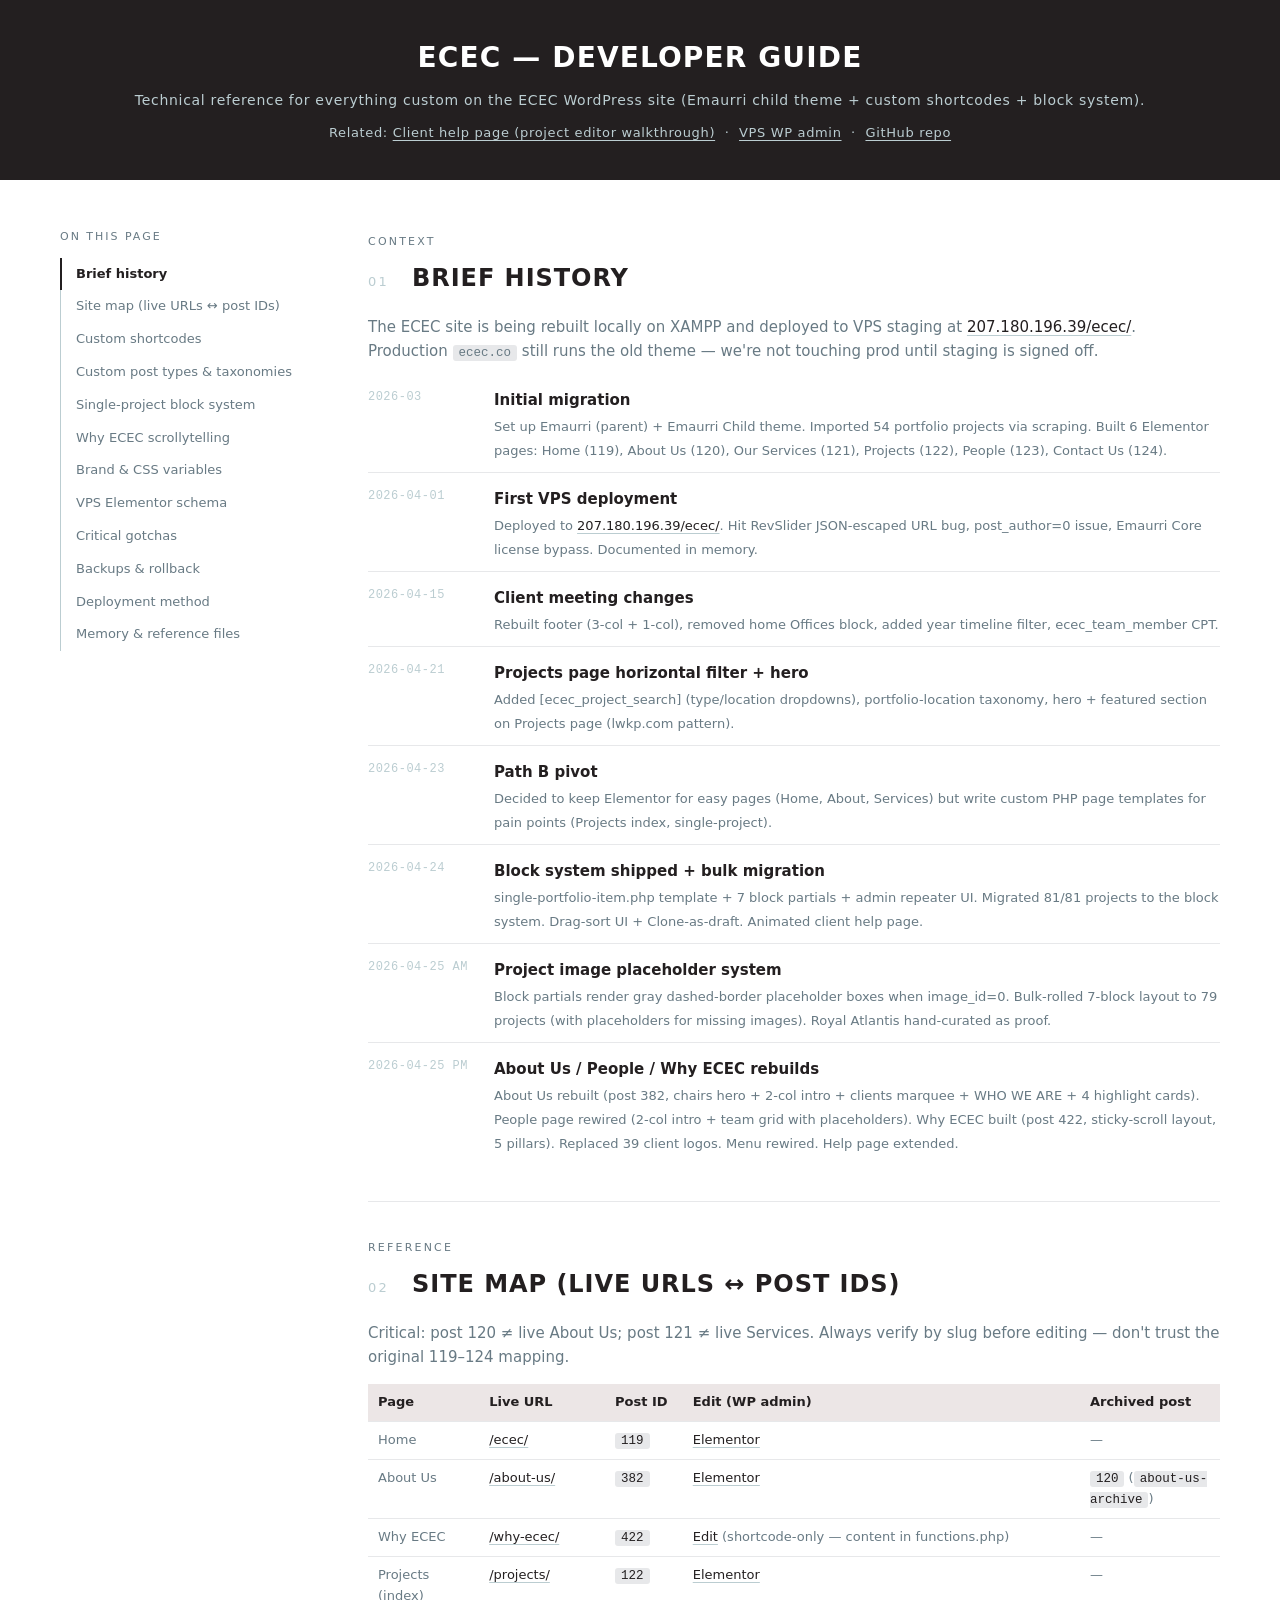
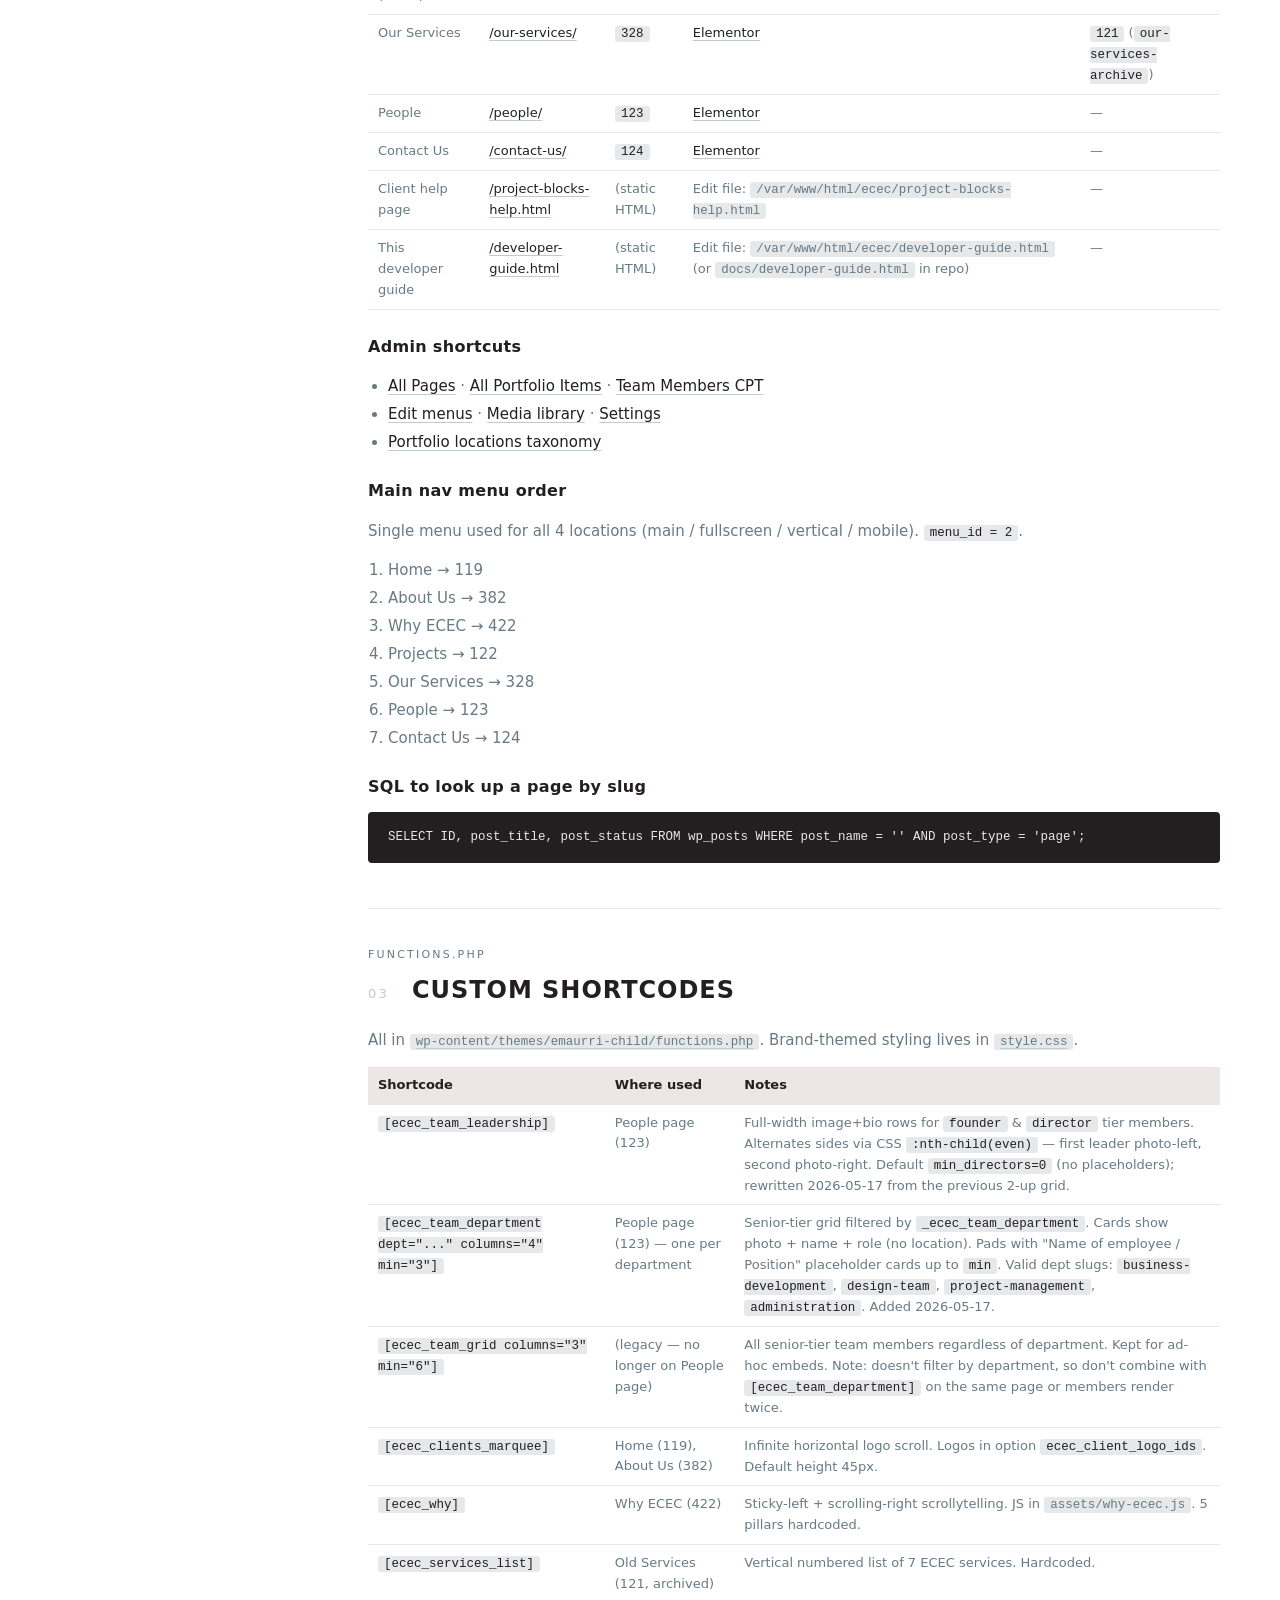
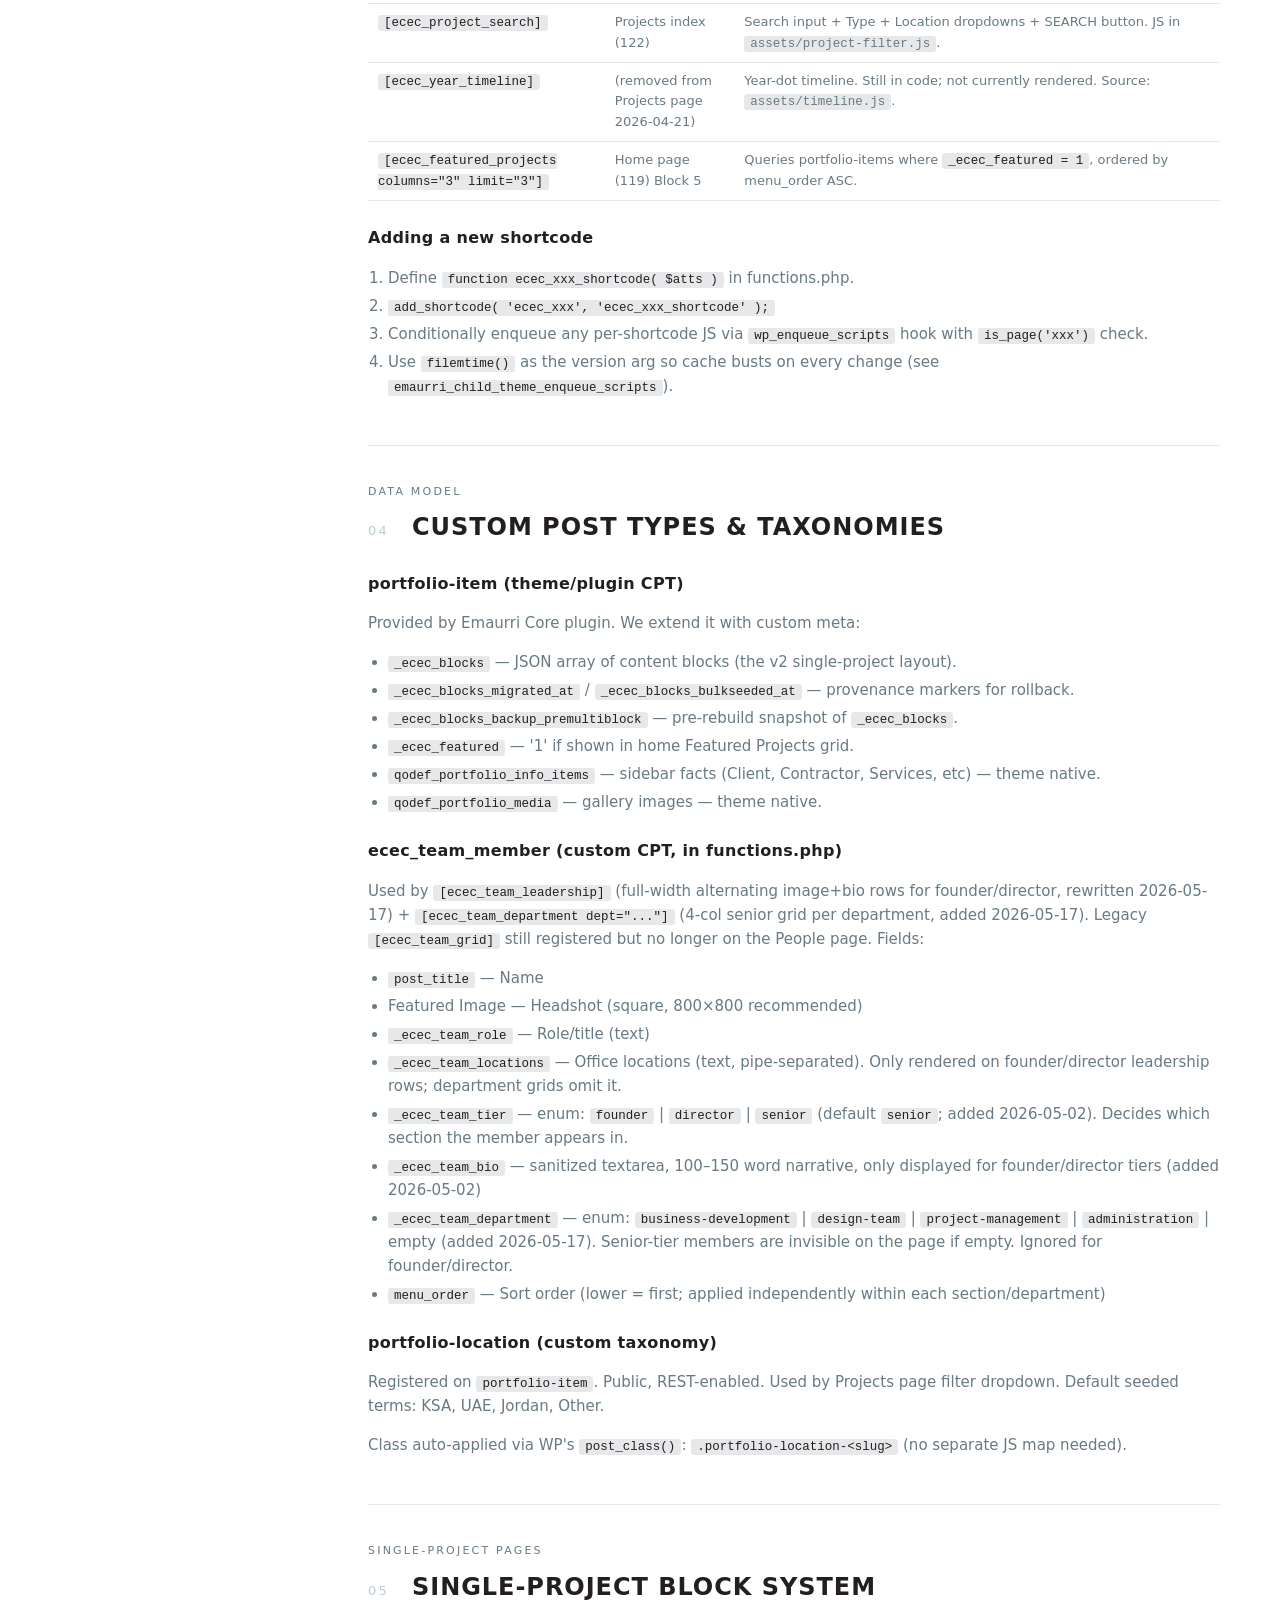
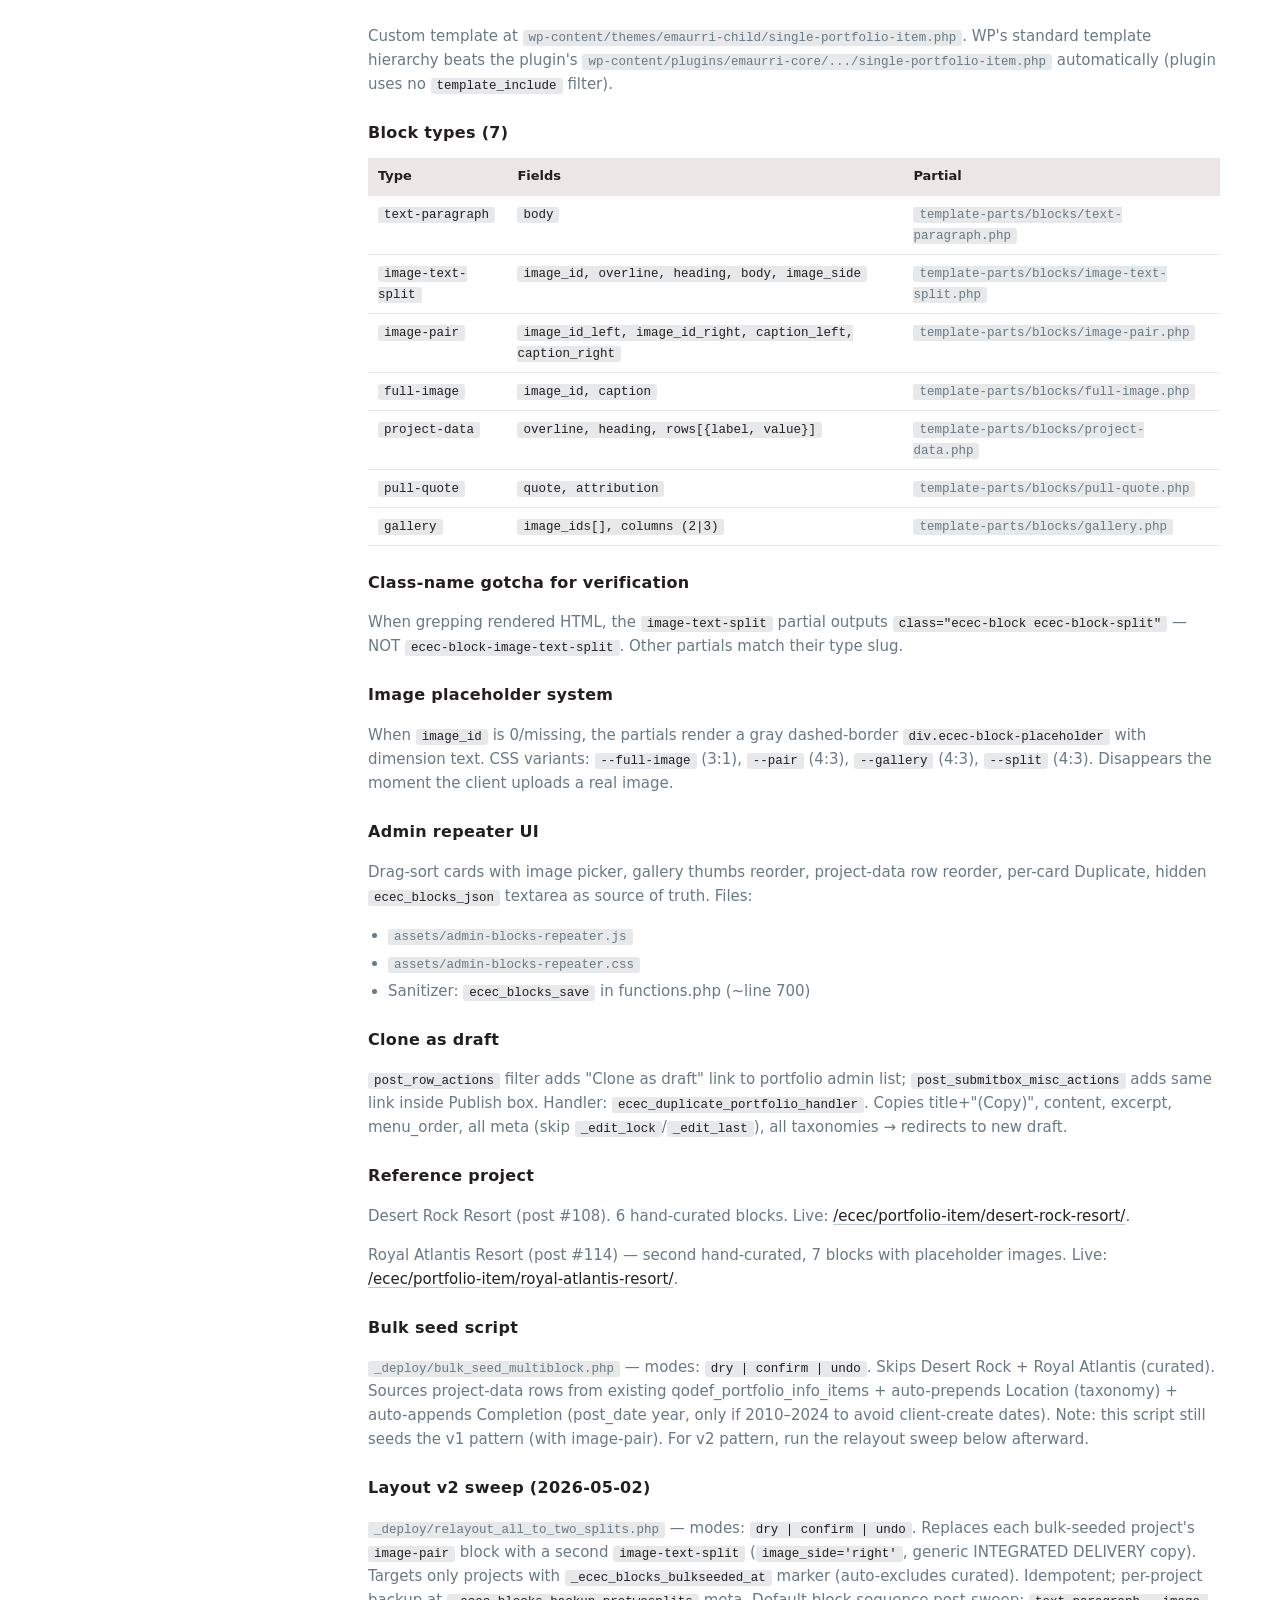
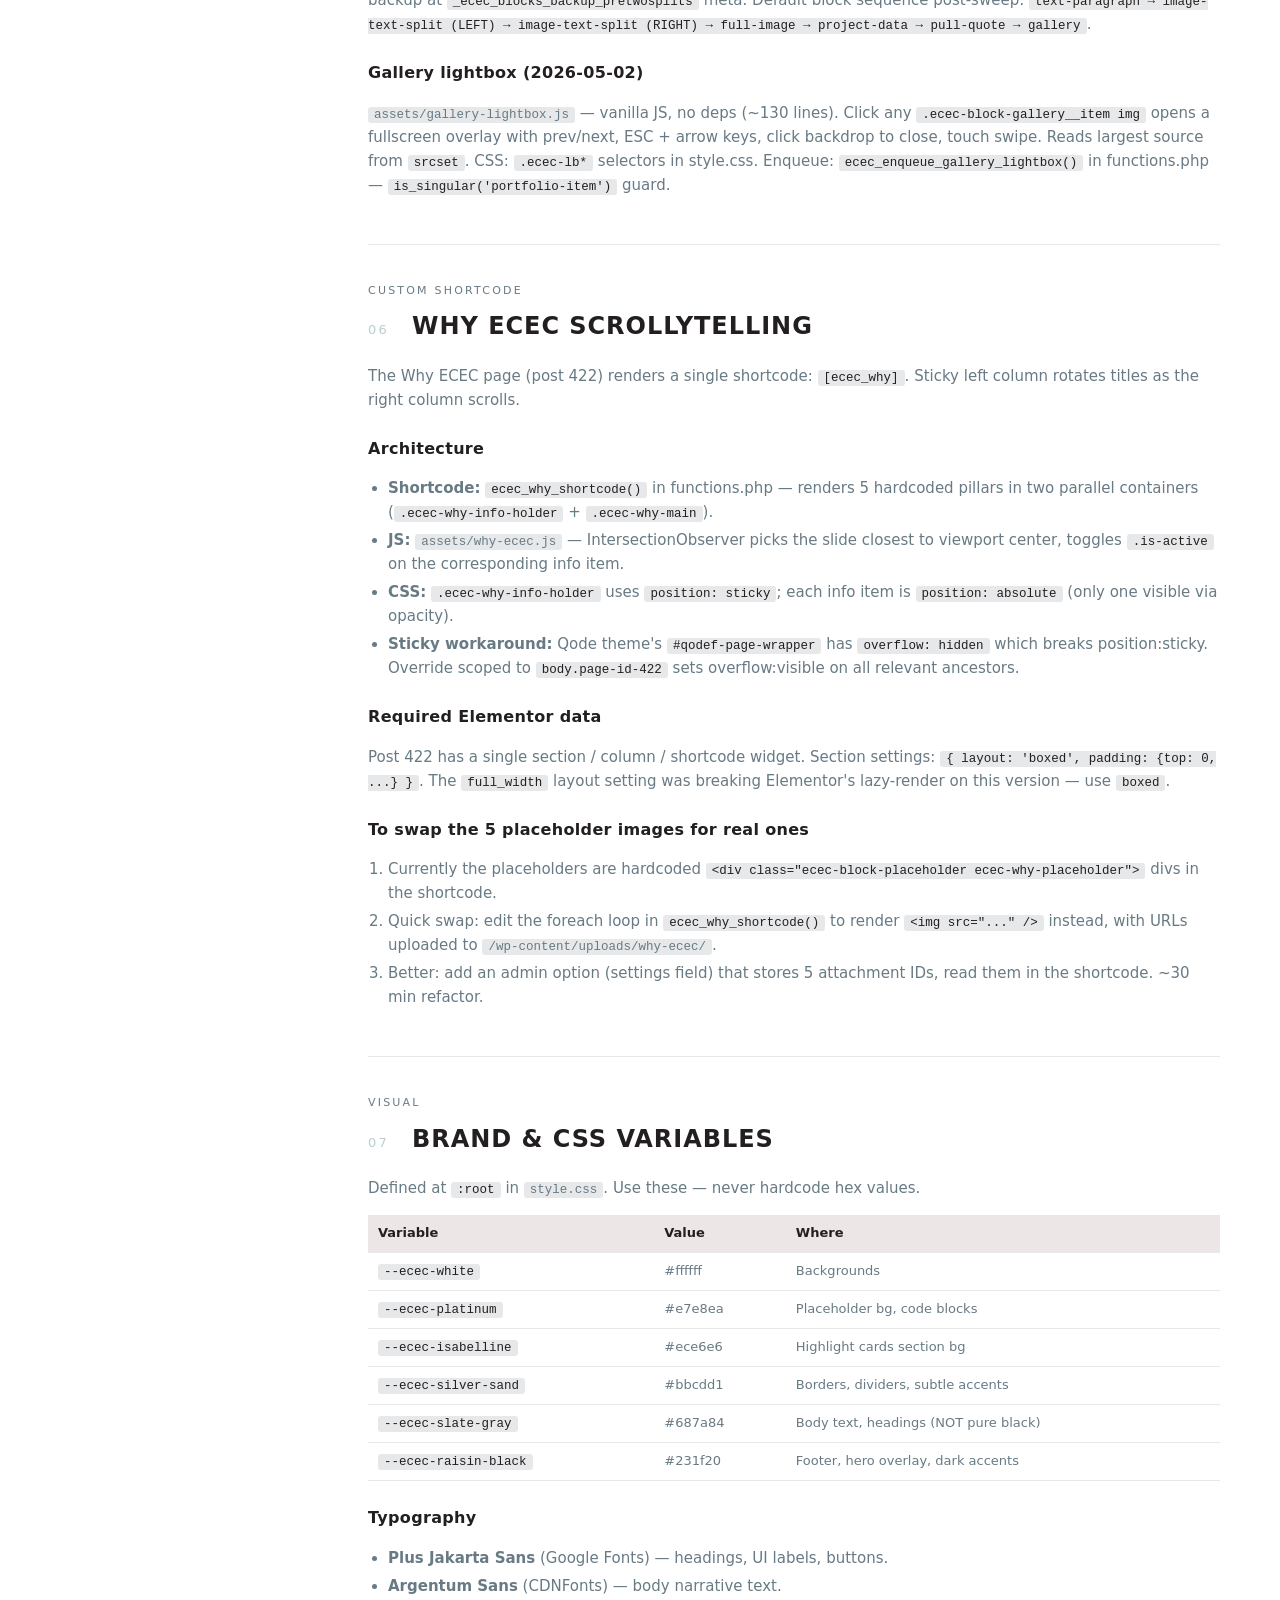
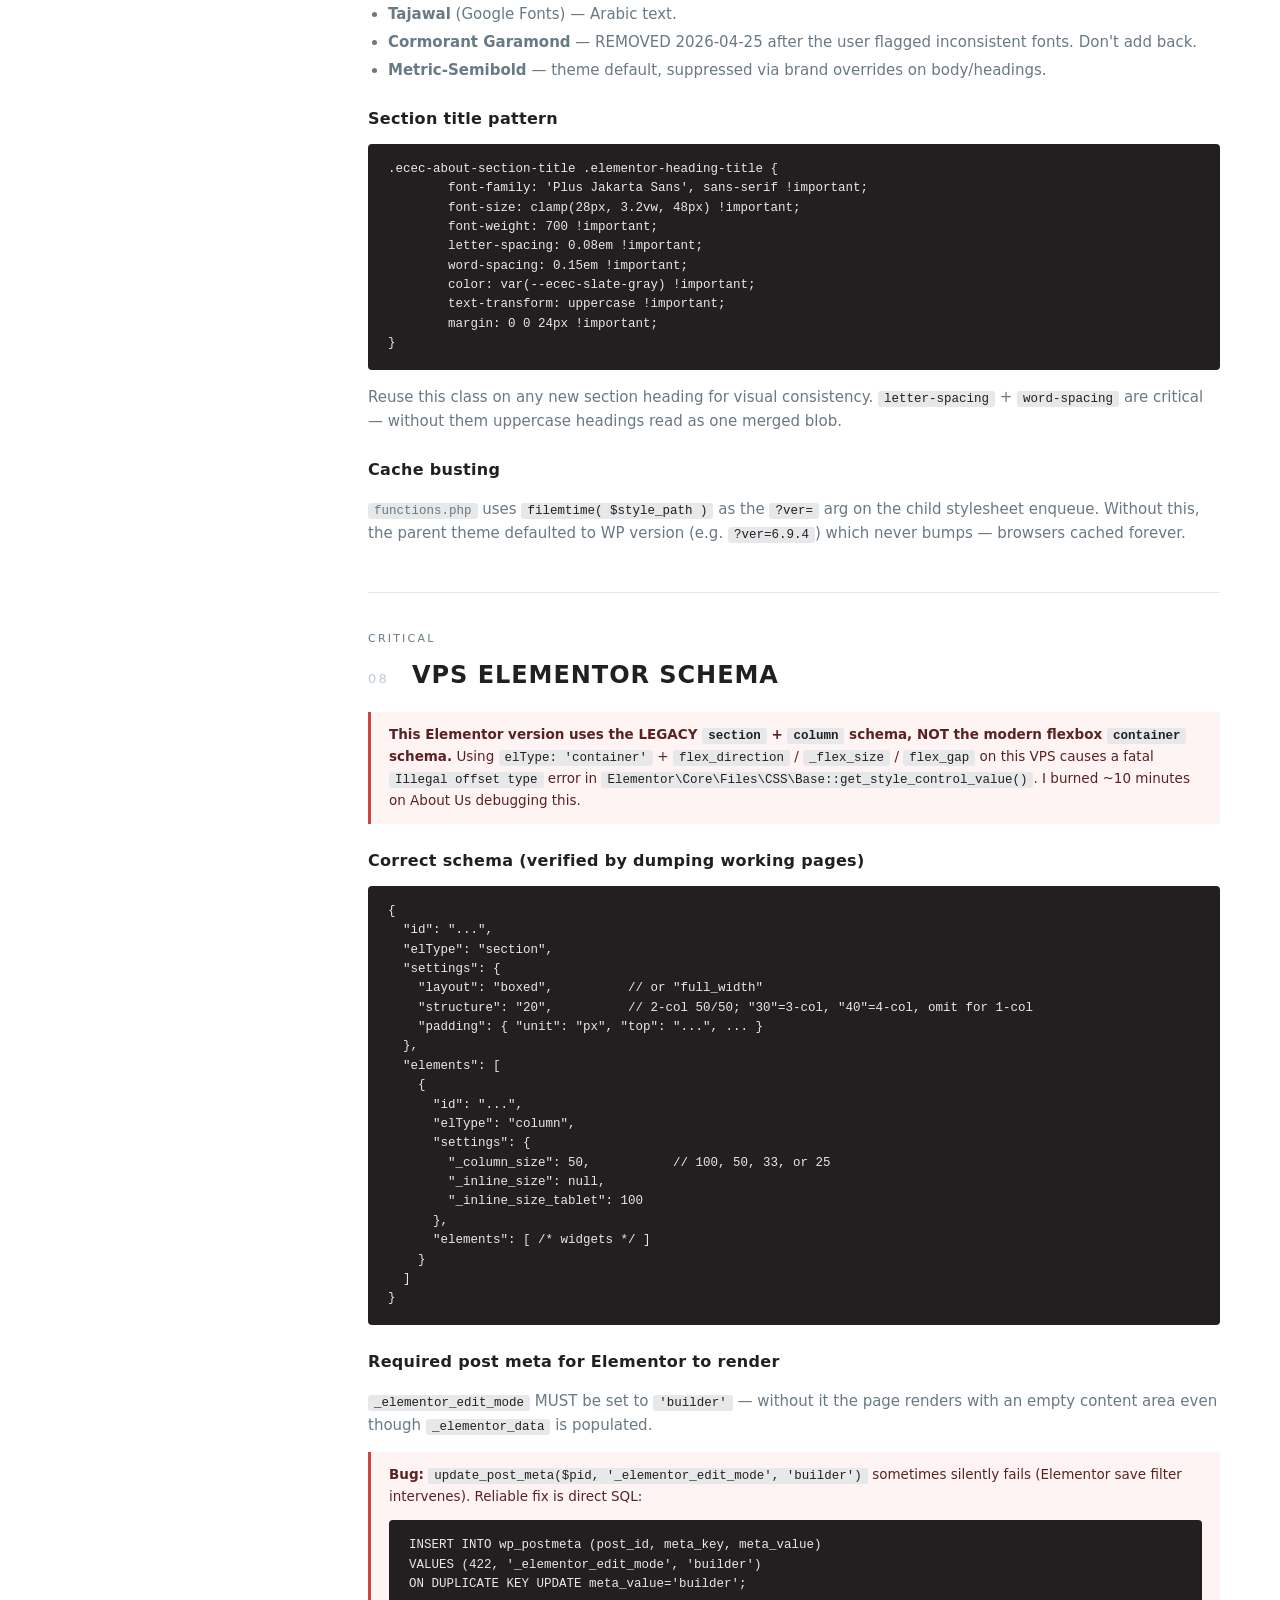
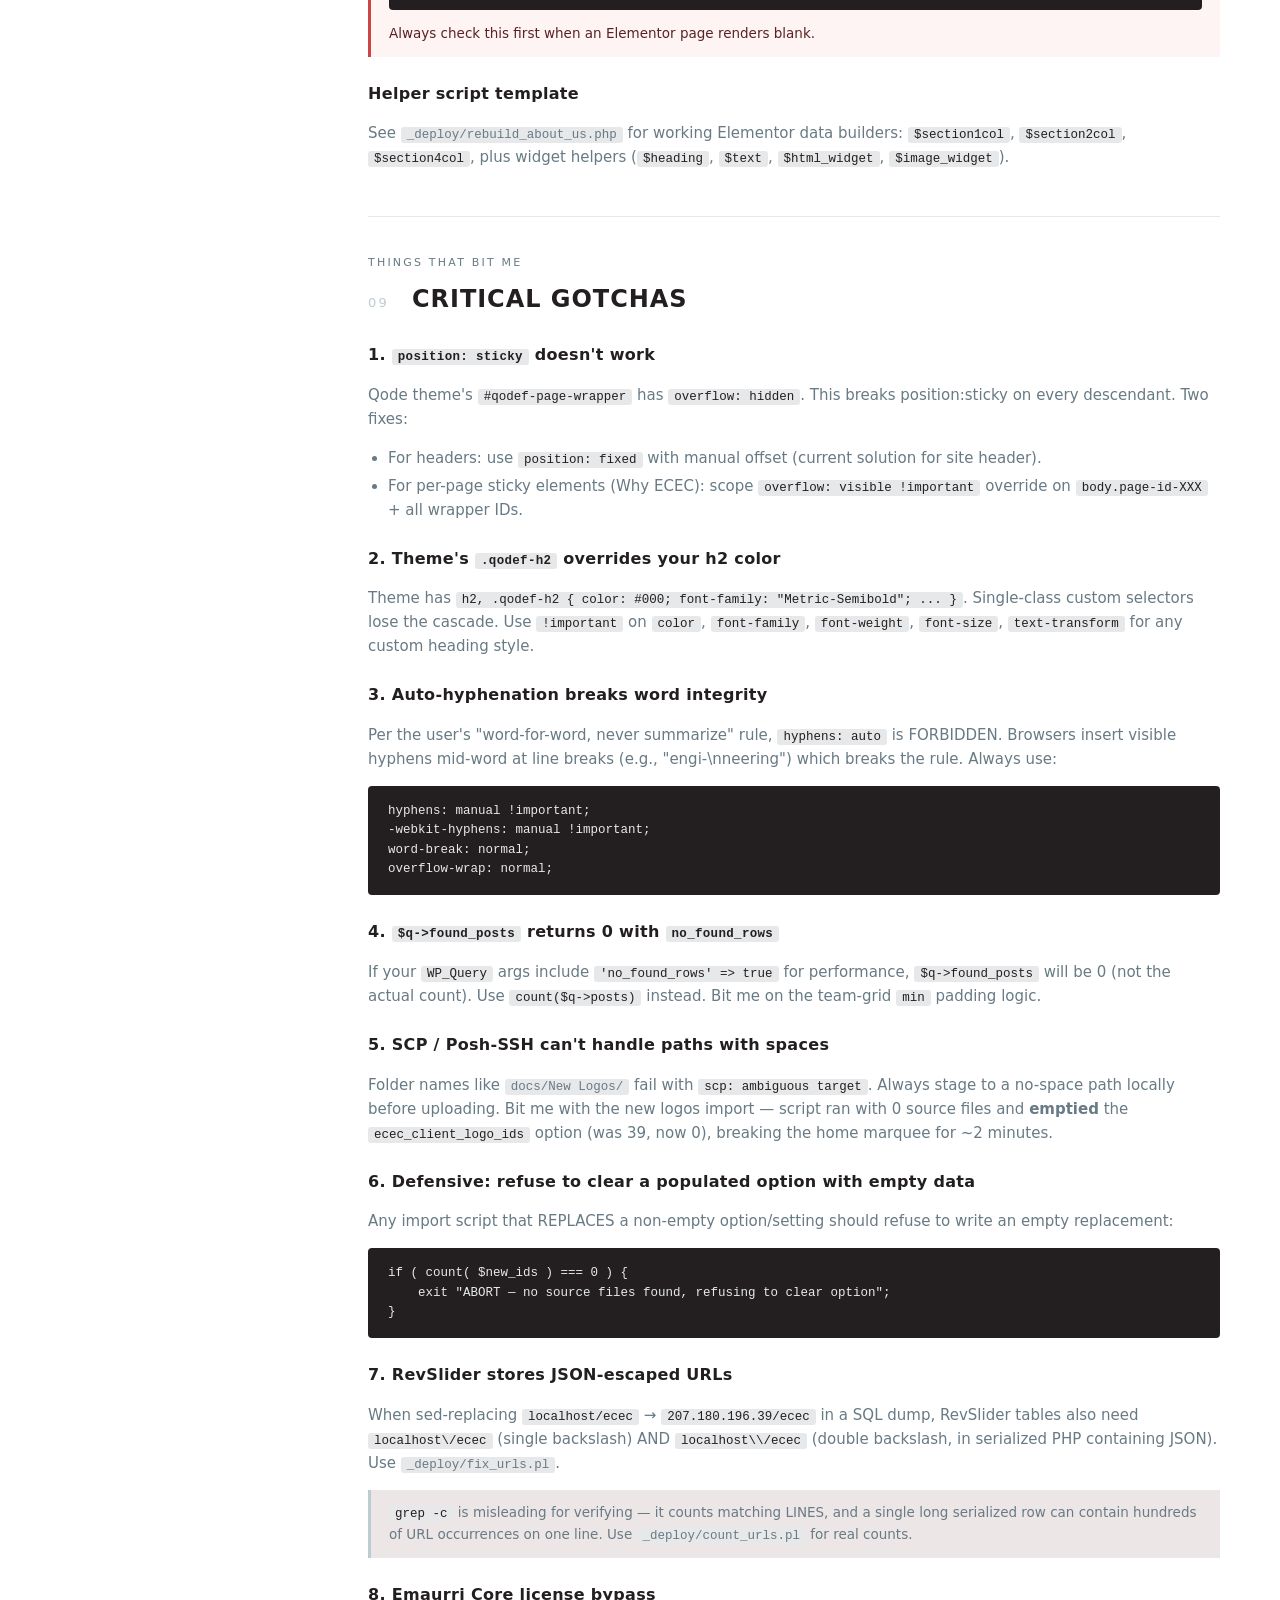
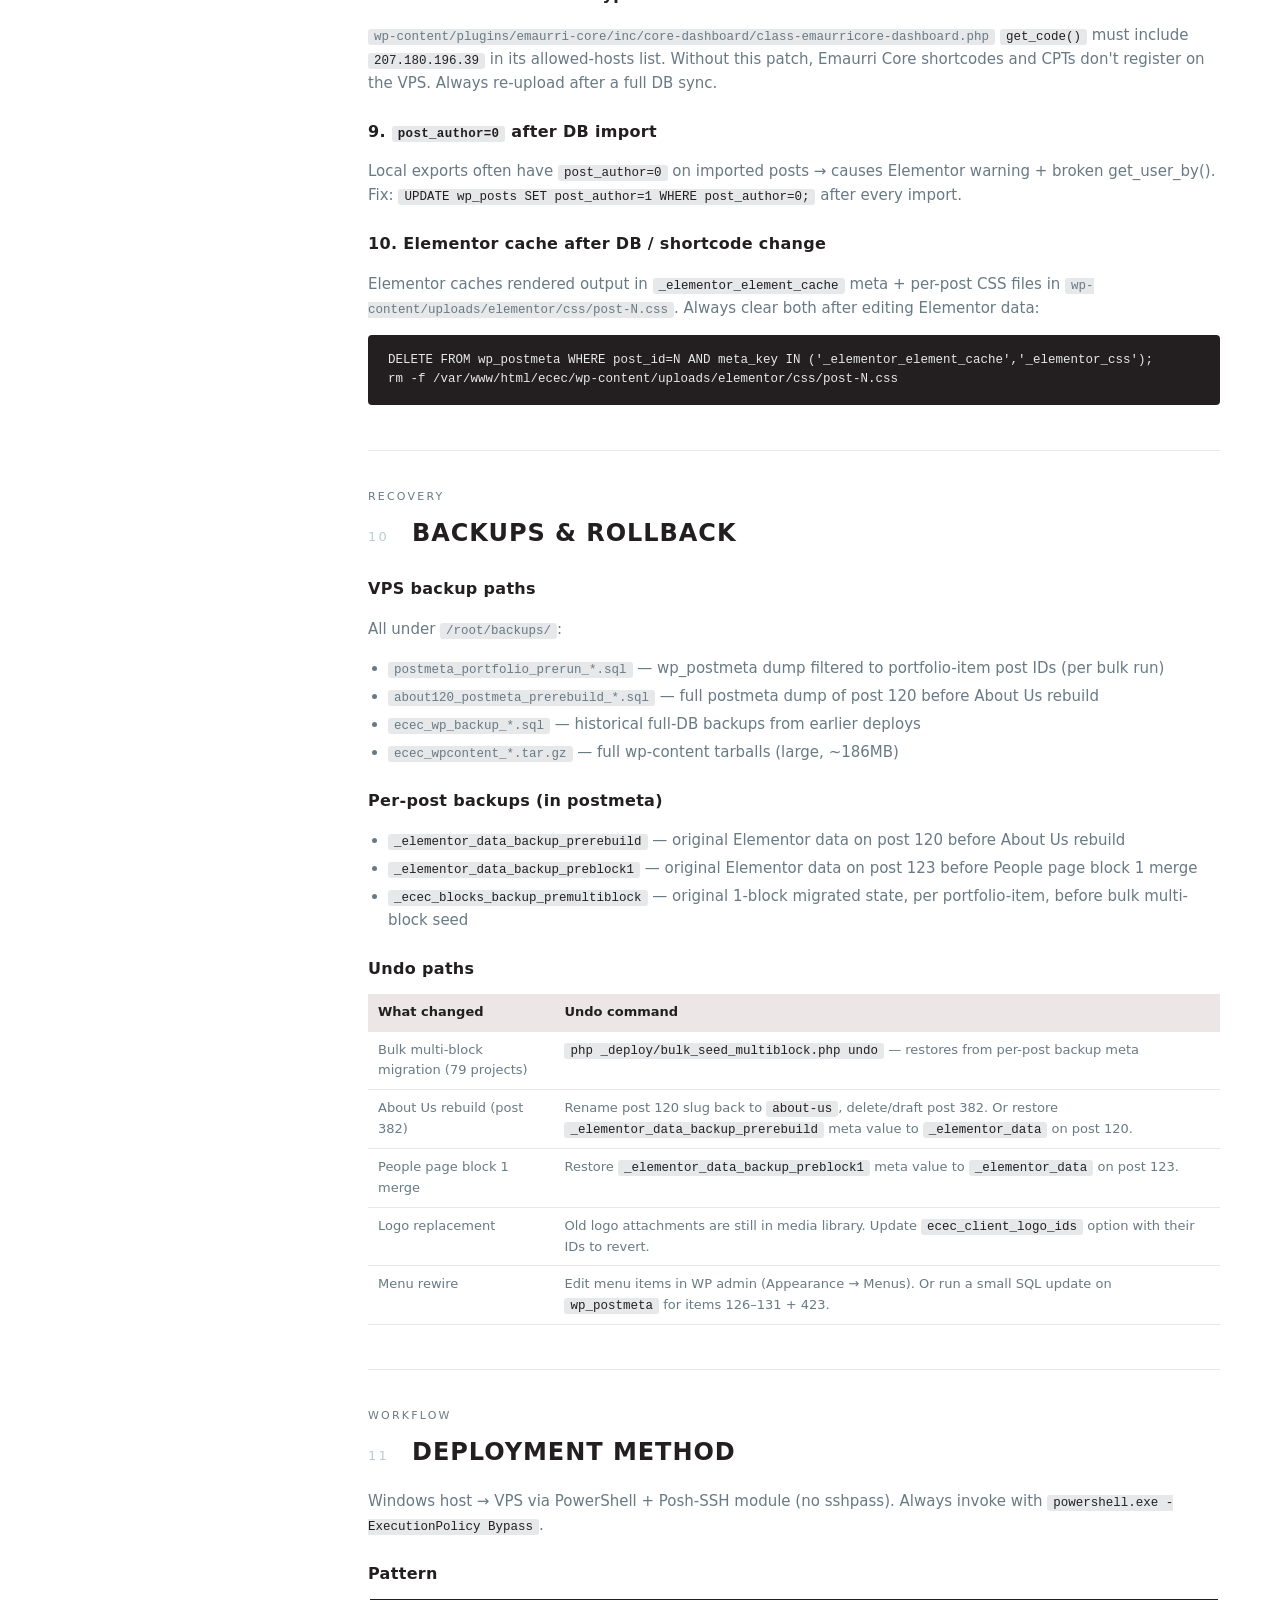
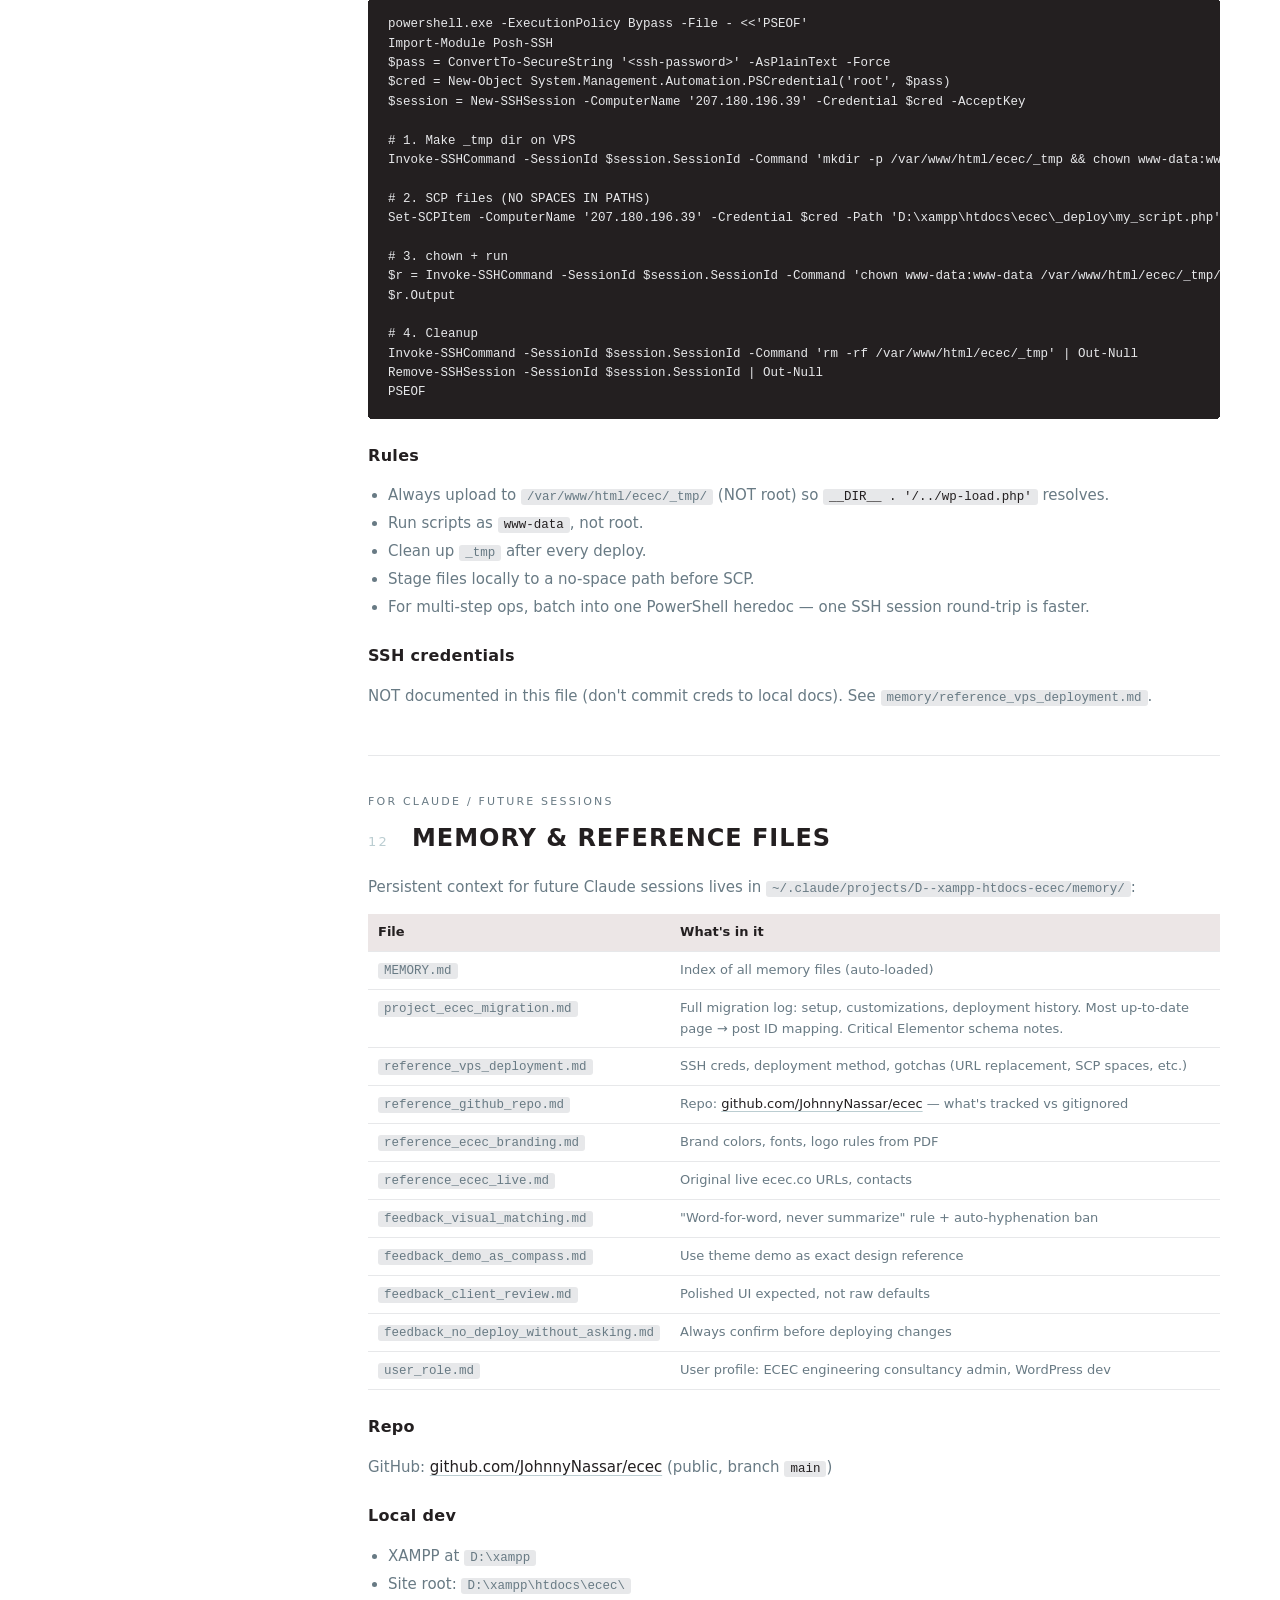
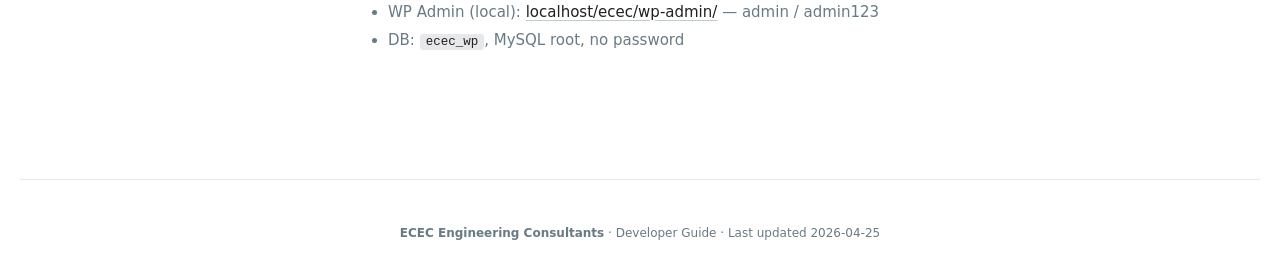
<file: docs/developer-guide.html>
<!doctype html>
<html lang="en">
<head>
<meta charset="utf-8">
<meta name="viewport" content="width=device-width, initial-scale=1">
<title>ECEC — Developer Guide</title>
<style>
:root {
	--white: #ffffff;
	--platinum: #e7e8ea;
	--isabelline: #ece6e6;
	--silver-sand: #bbcdd1;
	--slate-gray: #687a84;
	--raisin-black: #231f20;
	--accent: #687a84;
}
* { box-sizing: border-box; }
html { scroll-behavior: smooth; }
body {
	margin: 0;
	font-family: 'Plus Jakarta Sans', system-ui, sans-serif;
	color: var(--raisin-black);
	background: var(--white);
	font-size: 15px;
	line-height: 1.6;
}
.banner {
	background: var(--raisin-black);
	color: var(--white);
	padding: 36px 40px;
	text-align: center;
}
.banner h1 {
	font-size: 28px;
	margin: 0 0 8px;
	font-weight: 700;
	letter-spacing: 0.04em;
	text-transform: uppercase;
}
.banner .lede {
	color: var(--silver-sand);
	font-size: 14px;
	letter-spacing: 0.05em;
	margin: 0;
}
.shell {
	display: grid;
	grid-template-columns: 260px minmax(0, 1fr);
	gap: 48px;
	max-width: 1240px;
	margin: 0 auto;
	padding: 48px 40px 80px;
}
@media (max-width: 900px) {
	.shell { grid-template-columns: 1fr; padding: 32px 20px; }
}
.toc {
	position: sticky;
	top: 24px;
	height: fit-content;
	font-size: 13px;
}
.toc-title {
	text-transform: uppercase;
	letter-spacing: 0.18em;
	font-size: 11px;
	color: var(--slate-gray);
	margin-bottom: 12px;
}
.toc ol {
	list-style: none;
	padding: 0;
	margin: 0;
	border-left: 1px solid var(--silver-sand);
}
.toc li { margin: 0; }
.toc a {
	display: block;
	padding: 6px 0 6px 14px;
	color: var(--slate-gray);
	text-decoration: none;
	border-left: 2px solid transparent;
	margin-left: -1px;
	transition: color 0.15s ease, border-color 0.15s ease;
}
.toc a:hover { color: var(--raisin-black); }
.toc a.active {
	color: var(--raisin-black);
	border-left-color: var(--raisin-black);
	font-weight: 600;
}
main { min-width: 0; }
.section {
	padding: 32px 0;
	border-top: 1px solid var(--platinum);
	opacity: 0;
	transform: translateY(8px);
	transition: opacity 0.45s ease, transform 0.45s ease;
}
.section.in { opacity: 1; transform: none; }
.section:first-of-type { border-top: none; padding-top: 0; }
.section h2 {
	display: flex;
	align-items: baseline;
	font-size: 24px;
	font-weight: 700;
	letter-spacing: 0.04em;
	text-transform: uppercase;
	color: var(--raisin-black);
	margin: 0 0 18px;
}
.section h2 .num {
	display: inline-block;
	font-size: 13px;
	letter-spacing: 0.18em;
	color: var(--silver-sand);
	margin-right: 12px;
	font-weight: 500;
	min-width: 32px;
}
.section h3 {
	font-size: 16px;
	font-weight: 700;
	letter-spacing: 0.02em;
	margin: 24px 0 8px;
	color: var(--raisin-black);
}
.kicker {
	display: inline-block;
	font-size: 11px;
	letter-spacing: 0.2em;
	text-transform: uppercase;
	color: var(--slate-gray);
	margin-bottom: 8px;
}
p, ul, ol { color: var(--slate-gray); }
ul, ol { padding-left: 20px; }
li { margin-bottom: 4px; }
a { color: var(--raisin-black); text-decoration: underline; text-decoration-color: var(--silver-sand); text-underline-offset: 3px; }
a:hover { text-decoration-color: var(--raisin-black); }
code, .kbd, .path {
	font-family: ui-monospace, SFMono-Regular, Menlo, Consolas, monospace;
	font-size: 12.5px;
	background: var(--platinum);
	color: var(--raisin-black);
	padding: 1px 6px;
	border-radius: 3px;
}
.path { color: var(--slate-gray); }
pre {
	background: var(--raisin-black);
	color: var(--platinum);
	padding: 16px 20px;
	border-radius: 4px;
	overflow-x: auto;
	font-size: 12.5px;
	line-height: 1.55;
	font-family: ui-monospace, SFMono-Regular, Menlo, Consolas, monospace;
}
table {
	width: 100%;
	border-collapse: collapse;
	margin: 12px 0;
	font-size: 13px;
}
th, td {
	text-align: left;
	padding: 8px 10px;
	border-bottom: 1px solid var(--platinum);
	vertical-align: top;
	color: var(--slate-gray);
}
th { color: var(--raisin-black); font-weight: 600; background: var(--isabelline); }
.callout {
	border-left: 3px solid var(--silver-sand);
	background: var(--isabelline);
	padding: 12px 18px;
	margin: 14px 0;
	font-size: 13.5px;
	color: var(--slate-gray);
}
.callout--warn { border-left-color: #c44; background: #fff4f4; color: #5a2222; }
.callout strong { color: var(--raisin-black); }
.callout--warn strong { color: #5a2222; }
.timeline {
	margin: 0;
	padding: 0;
	list-style: none;
}
.timeline li {
	display: grid;
	grid-template-columns: 110px 1fr;
	gap: 16px;
	padding: 10px 0;
	border-bottom: 1px solid var(--platinum);
}
.timeline li:last-child { border-bottom: none; }
.timeline .date {
	font-family: ui-monospace, monospace;
	font-size: 12px;
	color: var(--silver-sand);
	letter-spacing: 0.04em;
}
.timeline .what { color: var(--raisin-black); }
.timeline .what strong { display: block; margin-bottom: 2px; }
.timeline .what span { color: var(--slate-gray); font-size: 13px; }
.footer {
	max-width: 1240px;
	margin: 0 auto;
	padding: 32px 40px;
	border-top: 1px solid var(--platinum);
	font-size: 12px;
	color: var(--silver-sand);
	text-align: center;
}
</style>
</head>
<body>

<header class="banner">
	<h1>ECEC — Developer Guide</h1>
	<p class="lede">Technical reference for everything custom on the ECEC WordPress site (Emaurri child theme + custom shortcodes + block system).</p>
	<p class="lede" style="margin-top:12px; font-size:13px;">
		Related: <a href="http://207.180.196.39/ecec/project-blocks-help.html" style="color: var(--silver-sand); text-underline-offset:3px;">Client help page (project editor walkthrough)</a>
		&nbsp;·&nbsp;
		<a href="http://207.180.196.39/ecec/wp-admin/" style="color: var(--silver-sand); text-underline-offset:3px;">VPS WP admin</a>
		&nbsp;·&nbsp;
		<a href="https://github.com/JohnnyNassar/ecec" style="color: var(--silver-sand); text-underline-offset:3px;">GitHub repo</a>
	</p>
</header>

<div class="shell">

	<aside class="toc">
		<div class="toc-title">On this page</div>
		<ol>
			<li><a href="#s1">Brief history</a></li>
			<li><a href="#s2">Site map (live URLs ↔ post IDs)</a></li>
			<li><a href="#s3">Custom shortcodes</a></li>
			<li><a href="#s4">Custom post types &amp; taxonomies</a></li>
			<li><a href="#s5">Single-project block system</a></li>
			<li><a href="#s6">Why ECEC scrollytelling</a></li>
			<li><a href="#s7">Brand &amp; CSS variables</a></li>
			<li><a href="#s8">VPS Elementor schema</a></li>
			<li><a href="#s9">Critical gotchas</a></li>
			<li><a href="#s10">Backups &amp; rollback</a></li>
			<li><a href="#s11">Deployment method</a></li>
			<li><a href="#s12">Memory &amp; reference files</a></li>
		</ol>
	</aside>

	<main>

	<!-- ── 1. Brief history ─────────────────────────────────── -->
	<section class="section" id="s1">
		<div class="kicker">Context</div>
		<h2><span class="num">01</span>Brief history</h2>
		<p>The ECEC site is being rebuilt locally on XAMPP and deployed to VPS staging at <a href="http://207.180.196.39/ecec/">207.180.196.39/ecec/</a>. Production <span class="path">ecec.co</span> still runs the old theme — we're not touching prod until staging is signed off.</p>
		<ul class="timeline">
			<li>
				<span class="date">2026-03</span>
				<span class="what"><strong>Initial migration</strong>
				<span>Set up Emaurri (parent) + Emaurri Child theme. Imported 54 portfolio projects via scraping. Built 6 Elementor pages: Home (119), About Us (120), Our Services (121), Projects (122), People (123), Contact Us (124).</span></span>
			</li>
			<li>
				<span class="date">2026-04-01</span>
				<span class="what"><strong>First VPS deployment</strong>
				<span>Deployed to <a href="http://207.180.196.39/ecec/">207.180.196.39/ecec/</a>. Hit RevSlider JSON-escaped URL bug, post_author=0 issue, Emaurri Core license bypass. Documented in memory.</span></span>
			</li>
			<li>
				<span class="date">2026-04-15</span>
				<span class="what"><strong>Client meeting changes</strong>
				<span>Rebuilt footer (3-col + 1-col), removed home Offices block, added year timeline filter, ecec_team_member CPT.</span></span>
			</li>
			<li>
				<span class="date">2026-04-21</span>
				<span class="what"><strong>Projects page horizontal filter + hero</strong>
				<span>Added [ecec_project_search] (type/location dropdowns), portfolio-location taxonomy, hero + featured section on Projects page (lwkp.com pattern).</span></span>
			</li>
			<li>
				<span class="date">2026-04-23</span>
				<span class="what"><strong>Path B pivot</strong>
				<span>Decided to keep Elementor for easy pages (Home, About, Services) but write custom PHP page templates for pain points (Projects index, single-project).</span></span>
			</li>
			<li>
				<span class="date">2026-04-24</span>
				<span class="what"><strong>Block system shipped + bulk migration</strong>
				<span>single-portfolio-item.php template + 7 block partials + admin repeater UI. Migrated 81/81 projects to the block system. Drag-sort UI + Clone-as-draft. Animated client help page.</span></span>
			</li>
			<li>
				<span class="date">2026-04-25 AM</span>
				<span class="what"><strong>Project image placeholder system</strong>
				<span>Block partials render gray dashed-border placeholder boxes when image_id=0. Bulk-rolled 7-block layout to 79 projects (with placeholders for missing images). Royal Atlantis hand-curated as proof.</span></span>
			</li>
			<li>
				<span class="date">2026-04-25 PM</span>
				<span class="what"><strong>About Us / People / Why ECEC rebuilds</strong>
				<span>About Us rebuilt (post 382, chairs hero + 2-col intro + clients marquee + WHO WE ARE + 4 highlight cards). People page rewired (2-col intro + team grid with placeholders). Why ECEC built (post 422, sticky-scroll layout, 5 pillars). Replaced 39 client logos. Menu rewired. Help page extended.</span></span>
			</li>
		</ul>
	</section>

	<!-- ── 2. Site map ─────────────────────────────────── -->
	<section class="section" id="s2">
		<div class="kicker">Reference</div>
		<h2><span class="num">02</span>Site map (live URLs ↔ post IDs)</h2>
		<p>Critical: post 120 ≠ live About Us; post 121 ≠ live Services. Always verify by slug before editing — don't trust the original 119–124 mapping.</p>
		<table>
			<thead><tr><th>Page</th><th>Live URL</th><th>Post ID</th><th>Edit (WP admin)</th><th>Archived post</th></tr></thead>
			<tbody>
				<tr><td>Home</td><td><a href="http://207.180.196.39/ecec/">/ecec/</a></td><td><code>119</code></td><td><a href="http://207.180.196.39/ecec/wp-admin/post.php?post=119&action=elementor">Elementor</a></td><td>—</td></tr>
				<tr><td>About Us</td><td><a href="http://207.180.196.39/ecec/about-us/">/about-us/</a></td><td><code>382</code></td><td><a href="http://207.180.196.39/ecec/wp-admin/post.php?post=382&action=elementor">Elementor</a></td><td><code>120</code> (<code>about-us-archive</code>)</td></tr>
				<tr><td>Why ECEC</td><td><a href="http://207.180.196.39/ecec/why-ecec/">/why-ecec/</a></td><td><code>422</code></td><td><a href="http://207.180.196.39/ecec/wp-admin/post.php?post=422&action=edit">Edit</a> (shortcode-only — content in functions.php)</td><td>—</td></tr>
				<tr><td>Projects (index)</td><td><a href="http://207.180.196.39/ecec/projects/">/projects/</a></td><td><code>122</code></td><td><a href="http://207.180.196.39/ecec/wp-admin/post.php?post=122&action=elementor">Elementor</a></td><td>—</td></tr>
				<tr><td>Our Services</td><td><a href="http://207.180.196.39/ecec/our-services/">/our-services/</a></td><td><code>328</code></td><td><a href="http://207.180.196.39/ecec/wp-admin/post.php?post=328&action=elementor">Elementor</a></td><td><code>121</code> (<code>our-services-archive</code>)</td></tr>
				<tr><td>People</td><td><a href="http://207.180.196.39/ecec/people/">/people/</a></td><td><code>123</code></td><td><a href="http://207.180.196.39/ecec/wp-admin/post.php?post=123&action=elementor">Elementor</a></td><td>—</td></tr>
				<tr><td>Contact Us</td><td><a href="http://207.180.196.39/ecec/contact-us/">/contact-us/</a></td><td><code>124</code></td><td><a href="http://207.180.196.39/ecec/wp-admin/post.php?post=124&action=elementor">Elementor</a></td><td>—</td></tr>
				<tr><td>Client help page</td><td><a href="http://207.180.196.39/ecec/project-blocks-help.html">/project-blocks-help.html</a></td><td>(static HTML)</td><td>Edit file: <span class="path">/var/www/html/ecec/project-blocks-help.html</span></td><td>—</td></tr>
				<tr><td>This developer guide</td><td><a href="http://207.180.196.39/ecec/developer-guide.html">/developer-guide.html</a></td><td>(static HTML)</td><td>Edit file: <span class="path">/var/www/html/ecec/developer-guide.html</span> (or <span class="path">docs/developer-guide.html</span> in repo)</td><td>—</td></tr>
			</tbody>
		</table>

		<h3>Admin shortcuts</h3>
		<ul>
			<li><a href="http://207.180.196.39/ecec/wp-admin/edit.php?post_type=page">All Pages</a> · <a href="http://207.180.196.39/ecec/wp-admin/edit.php?post_type=portfolio-item">All Portfolio Items</a> · <a href="http://207.180.196.39/ecec/wp-admin/edit.php?post_type=ecec_team_member">Team Members CPT</a></li>
			<li><a href="http://207.180.196.39/ecec/wp-admin/nav-menus.php">Edit menus</a> · <a href="http://207.180.196.39/ecec/wp-admin/upload.php">Media library</a> · <a href="http://207.180.196.39/ecec/wp-admin/options-general.php">Settings</a></li>
			<li><a href="http://207.180.196.39/ecec/wp-admin/edit-tags.php?taxonomy=portfolio-location&post_type=portfolio-item">Portfolio locations taxonomy</a></li>
		</ul>

		<h3>Main nav menu order</h3>
		<p>Single menu used for all 4 locations (main / fullscreen / vertical / mobile). <code>menu_id = 2</code>.</p>
		<ol>
			<li>Home → 119</li>
			<li>About Us → 382</li>
			<li>Why ECEC → 422</li>
			<li>Projects → 122</li>
			<li>Our Services → 328</li>
			<li>People → 123</li>
			<li>Contact Us → 124</li>
		</ol>

		<h3>SQL to look up a page by slug</h3>
		<pre>SELECT ID, post_title, post_status FROM wp_posts WHERE post_name = '<slug>' AND post_type = 'page';</pre>
	</section>

	<!-- ── 3. Custom shortcodes ─────────────────────────────── -->
	<section class="section" id="s3">
		<div class="kicker">functions.php</div>
		<h2><span class="num">03</span>Custom shortcodes</h2>
		<p>All in <a href="https://github.com/JohnnyNassar/ecec/blob/main/wp-content/themes/emaurri-child/functions.php"><span class="path">wp-content/themes/emaurri-child/functions.php</span></a>. Brand-themed styling lives in <a href="https://github.com/JohnnyNassar/ecec/blob/main/wp-content/themes/emaurri-child/style.css"><span class="path">style.css</span></a>.</p>
		<table>
			<thead><tr><th>Shortcode</th><th>Where used</th><th>Notes</th></tr></thead>
			<tbody>
				<tr>
					<td><code>[ecec_team_leadership]</code></td>
					<td>People page (123)</td>
					<td>Full-width image+bio rows for <code>founder</code> &amp; <code>director</code> tier members. Alternates sides via CSS <code>:nth-child(even)</code> — first leader photo-left, second photo-right. Default <code>min_directors=0</code> (no placeholders); rewritten 2026-05-17 from the previous 2-up grid.</td>
				</tr>
				<tr>
					<td><code>[ecec_team_department dept="..." columns="4" min="3"]</code></td>
					<td>People page (123) — one per department</td>
					<td>Senior-tier grid filtered by <code>_ecec_team_department</code>. Cards show photo + name + role (no location). Pads with "Name of employee / Position" placeholder cards up to <code>min</code>. Valid dept slugs: <code>business-development</code>, <code>design-team</code>, <code>project-management</code>, <code>administration</code>. Added 2026-05-17.</td>
				</tr>
				<tr>
					<td><code>[ecec_team_grid columns="3" min="6"]</code></td>
					<td>(legacy — no longer on People page)</td>
					<td>All senior-tier team members regardless of department. Kept for ad-hoc embeds. Note: doesn't filter by department, so don't combine with <code>[ecec_team_department]</code> on the same page or members render twice.</td>
				</tr>
				<tr>
					<td><code>[ecec_clients_marquee]</code></td>
					<td>Home (119), About Us (382)</td>
					<td>Infinite horizontal logo scroll. Logos in option <code>ecec_client_logo_ids</code>. Default height 45px.</td>
				</tr>
				<tr>
					<td><code>[ecec_why]</code></td>
					<td>Why ECEC (422)</td>
					<td>Sticky-left + scrolling-right scrollytelling. JS in <span class="path">assets/why-ecec.js</span>. 5 pillars hardcoded.</td>
				</tr>
				<tr>
					<td><code>[ecec_services_list]</code></td>
					<td>Old Services (121, archived)</td>
					<td>Vertical numbered list of 7 ECEC services. Hardcoded.</td>
				</tr>
				<tr>
					<td><code>[ecec_project_search]</code></td>
					<td>Projects index (122)</td>
					<td>Search input + Type + Location dropdowns + SEARCH button. JS in <span class="path">assets/project-filter.js</span>.</td>
				</tr>
				<tr>
					<td><code>[ecec_year_timeline]</code></td>
					<td>(removed from Projects page 2026-04-21)</td>
					<td>Year-dot timeline. Still in code; not currently rendered. Source: <span class="path">assets/timeline.js</span>.</td>
				</tr>
				<tr>
					<td><code>[ecec_featured_projects columns="3" limit="3"]</code></td>
					<td>Home page (119) Block 5</td>
					<td>Queries portfolio-items where <code>_ecec_featured = 1</code>, ordered by menu_order ASC.</td>
				</tr>
			</tbody>
		</table>

		<h3>Adding a new shortcode</h3>
		<ol>
			<li>Define <code>function ecec_xxx_shortcode( $atts )</code> in functions.php.</li>
			<li><code>add_shortcode( 'ecec_xxx', 'ecec_xxx_shortcode' );</code></li>
			<li>Conditionally enqueue any per-shortcode JS via <code>wp_enqueue_scripts</code> hook with <code>is_page('xxx')</code> check.</li>
			<li>Use <code>filemtime()</code> as the version arg so cache busts on every change (see <code>emaurri_child_theme_enqueue_scripts</code>).</li>
		</ol>
	</section>

	<!-- ── 4. CPTs + taxonomies ───────────────────────────────── -->
	<section class="section" id="s4">
		<div class="kicker">Data model</div>
		<h2><span class="num">04</span>Custom post types &amp; taxonomies</h2>

		<h3>portfolio-item (theme/plugin CPT)</h3>
		<p>Provided by Emaurri Core plugin. We extend it with custom meta:</p>
		<ul>
			<li><code>_ecec_blocks</code> — JSON array of content blocks (the v2 single-project layout).</li>
			<li><code>_ecec_blocks_migrated_at</code> / <code>_ecec_blocks_bulkseeded_at</code> — provenance markers for rollback.</li>
			<li><code>_ecec_blocks_backup_premultiblock</code> — pre-rebuild snapshot of <code>_ecec_blocks</code>.</li>
			<li><code>_ecec_featured</code> — '1' if shown in home Featured Projects grid.</li>
			<li><code>qodef_portfolio_info_items</code> — sidebar facts (Client, Contractor, Services, etc) — theme native.</li>
			<li><code>qodef_portfolio_media</code> — gallery images — theme native.</li>
		</ul>

		<h3>ecec_team_member (custom CPT, in functions.php)</h3>
		<p>Used by <code>[ecec_team_leadership]</code> (full-width alternating image+bio rows for founder/director, rewritten 2026-05-17) + <code>[ecec_team_department dept="..."]</code> (4-col senior grid per department, added 2026-05-17). Legacy <code>[ecec_team_grid]</code> still registered but no longer on the People page. Fields:</p>
		<ul>
			<li><code>post_title</code> — Name</li>
			<li>Featured Image — Headshot (square, 800×800 recommended)</li>
			<li><code>_ecec_team_role</code> — Role/title (text)</li>
			<li><code>_ecec_team_locations</code> — Office locations (text, pipe-separated). Only rendered on founder/director leadership rows; department grids omit it.</li>
			<li><code>_ecec_team_tier</code> — enum: <code>founder</code> | <code>director</code> | <code>senior</code> (default <code>senior</code>; added 2026-05-02). Decides which section the member appears in.</li>
			<li><code>_ecec_team_bio</code> — sanitized textarea, 100–150 word narrative, only displayed for founder/director tiers (added 2026-05-02)</li>
			<li><code>_ecec_team_department</code> — enum: <code>business-development</code> | <code>design-team</code> | <code>project-management</code> | <code>administration</code> | empty (added 2026-05-17). Senior-tier members are invisible on the page if empty. Ignored for founder/director.</li>
			<li><code>menu_order</code> — Sort order (lower = first; applied independently within each section/department)</li>
		</ul>

		<h3>portfolio-location (custom taxonomy)</h3>
		<p>Registered on <code>portfolio-item</code>. Public, REST-enabled. Used by Projects page filter dropdown. Default seeded terms: KSA, UAE, Jordan, Other.</p>
		<p>Class auto-applied via WP's <code>post_class()</code>: <code>.portfolio-location-&lt;slug&gt;</code> (no separate JS map needed).</p>
	</section>

	<!-- ── 5. Block system ─────────────────────────────── -->
	<section class="section" id="s5">
		<div class="kicker">Single-project pages</div>
		<h2><span class="num">05</span>Single-project block system</h2>
		<p>Custom template at <span class="path">wp-content/themes/emaurri-child/single-portfolio-item.php</span>. WP's standard template hierarchy beats the plugin's <span class="path">wp-content/plugins/emaurri-core/.../single-portfolio-item.php</span> automatically (plugin uses no <code>template_include</code> filter).</p>

		<h3>Block types (7)</h3>
		<table>
			<thead><tr><th>Type</th><th>Fields</th><th>Partial</th></tr></thead>
			<tbody>
				<tr><td><code>text-paragraph</code></td><td><code>body</code></td><td><span class="path">template-parts/blocks/text-paragraph.php</span></td></tr>
				<tr><td><code>image-text-split</code></td><td><code>image_id, overline, heading, body, image_side</code></td><td><span class="path">template-parts/blocks/image-text-split.php</span></td></tr>
				<tr><td><code>image-pair</code></td><td><code>image_id_left, image_id_right, caption_left, caption_right</code></td><td><span class="path">template-parts/blocks/image-pair.php</span></td></tr>
				<tr><td><code>full-image</code></td><td><code>image_id, caption</code></td><td><span class="path">template-parts/blocks/full-image.php</span></td></tr>
				<tr><td><code>project-data</code></td><td><code>overline, heading, rows[{label, value}]</code></td><td><span class="path">template-parts/blocks/project-data.php</span></td></tr>
				<tr><td><code>pull-quote</code></td><td><code>quote, attribution</code></td><td><span class="path">template-parts/blocks/pull-quote.php</span></td></tr>
				<tr><td><code>gallery</code></td><td><code>image_ids[], columns (2|3)</code></td><td><span class="path">template-parts/blocks/gallery.php</span></td></tr>
			</tbody>
		</table>

		<h3>Class-name gotcha for verification</h3>
		<p>When grepping rendered HTML, the <code>image-text-split</code> partial outputs <code>class="ecec-block ecec-block-split"</code> — NOT <code>ecec-block-image-text-split</code>. Other partials match their type slug.</p>

		<h3>Image placeholder system</h3>
		<p>When <code>image_id</code> is 0/missing, the partials render a gray dashed-border <code>div.ecec-block-placeholder</code> with dimension text. CSS variants: <code>--full-image</code> (3:1), <code>--pair</code> (4:3), <code>--gallery</code> (4:3), <code>--split</code> (4:3). Disappears the moment the client uploads a real image.</p>

		<h3>Admin repeater UI</h3>
		<p>Drag-sort cards with image picker, gallery thumbs reorder, project-data row reorder, per-card Duplicate, hidden <code>ecec_blocks_json</code> textarea as source of truth. Files:</p>
		<ul>
			<li><span class="path">assets/admin-blocks-repeater.js</span></li>
			<li><span class="path">assets/admin-blocks-repeater.css</span></li>
			<li>Sanitizer: <code>ecec_blocks_save</code> in functions.php (~line 700)</li>
		</ul>

		<h3>Clone as draft</h3>
		<p><code>post_row_actions</code> filter adds "Clone as draft" link to portfolio admin list; <code>post_submitbox_misc_actions</code> adds same link inside Publish box. Handler: <code>ecec_duplicate_portfolio_handler</code>. Copies title+"(Copy)", content, excerpt, menu_order, all meta (skip <code>_edit_lock</code>/<code>_edit_last</code>), all taxonomies → redirects to new draft.</p>

		<h3>Reference project</h3>
		<p>Desert Rock Resort (post #108). 6 hand-curated blocks. Live: <a href="http://207.180.196.39/ecec/portfolio-item/desert-rock-resort/">/ecec/portfolio-item/desert-rock-resort/</a>.</p>
		<p>Royal Atlantis Resort (post #114) — second hand-curated, 7 blocks with placeholder images. Live: <a href="http://207.180.196.39/ecec/portfolio-item/royal-atlantis-resort/">/ecec/portfolio-item/royal-atlantis-resort/</a>.</p>

		<h3>Bulk seed script</h3>
		<p><span class="path">_deploy/bulk_seed_multiblock.php</span> — modes: <code>dry | confirm | undo</code>. Skips Desert Rock + Royal Atlantis (curated). Sources project-data rows from existing qodef_portfolio_info_items + auto-prepends Location (taxonomy) + auto-appends Completion (post_date year, only if 2010–2024 to avoid client-create dates). Note: this script still seeds the v1 pattern (with image-pair). For v2 pattern, run the relayout sweep below afterward.</p>

		<h3>Layout v2 sweep (2026-05-02)</h3>
		<p><span class="path">_deploy/relayout_all_to_two_splits.php</span> — modes: <code>dry | confirm | undo</code>. Replaces each bulk-seeded project's <code>image-pair</code> block with a second <code>image-text-split</code> (<code>image_side='right'</code>, generic INTEGRATED DELIVERY copy). Targets only projects with <code>_ecec_blocks_bulkseeded_at</code> marker (auto-excludes curated). Idempotent; per-project backup at <code>_ecec_blocks_backup_pretwosplits</code> meta. Default block sequence post-sweep: <code>text-paragraph &rarr; image-text-split (LEFT) &rarr; image-text-split (RIGHT) &rarr; full-image &rarr; project-data &rarr; pull-quote &rarr; gallery</code>.</p>

		<h3>Gallery lightbox (2026-05-02)</h3>
		<p><span class="path">assets/gallery-lightbox.js</span> — vanilla JS, no deps (~130 lines). Click any <code>.ecec-block-gallery__item img</code> opens a fullscreen overlay with prev/next, ESC + arrow keys, click backdrop to close, touch swipe. Reads largest source from <code>srcset</code>. CSS: <code>.ecec-lb*</code> selectors in style.css. Enqueue: <code>ecec_enqueue_gallery_lightbox()</code> in functions.php — <code>is_singular('portfolio-item')</code> guard.</p>
	</section>

	<!-- ── 6. Why ECEC scrollytelling ─────────────────────────── -->
	<section class="section" id="s6">
		<div class="kicker">Custom shortcode</div>
		<h2><span class="num">06</span>Why ECEC scrollytelling</h2>
		<p>The Why ECEC page (post 422) renders a single shortcode: <code>[ecec_why]</code>. Sticky left column rotates titles as the right column scrolls.</p>

		<h3>Architecture</h3>
		<ul>
			<li><strong>Shortcode:</strong> <code>ecec_why_shortcode()</code> in functions.php — renders 5 hardcoded pillars in two parallel containers (<code>.ecec-why-info-holder</code> + <code>.ecec-why-main</code>).</li>
			<li><strong>JS:</strong> <span class="path">assets/why-ecec.js</span> — IntersectionObserver picks the slide closest to viewport center, toggles <code>.is-active</code> on the corresponding info item.</li>
			<li><strong>CSS:</strong> <code>.ecec-why-info-holder</code> uses <code>position: sticky</code>; each info item is <code>position: absolute</code> (only one visible via opacity).</li>
			<li><strong>Sticky workaround:</strong> Qode theme's <code>#qodef-page-wrapper</code> has <code>overflow: hidden</code> which breaks position:sticky. Override scoped to <code>body.page-id-422</code> sets overflow:visible on all relevant ancestors.</li>
		</ul>

		<h3>Required Elementor data</h3>
		<p>Post 422 has a single section / column / shortcode widget. Section settings: <code>{ layout: 'boxed', padding: {top: 0, ...} }</code>. The <code>full_width</code> layout setting was breaking Elementor's lazy-render on this version — use <code>boxed</code>.</p>

		<h3>To swap the 5 placeholder images for real ones</h3>
		<ol>
			<li>Currently the placeholders are hardcoded <code>&lt;div class="ecec-block-placeholder ecec-why-placeholder"&gt;</code> divs in the shortcode.</li>
			<li>Quick swap: edit the foreach loop in <code>ecec_why_shortcode()</code> to render <code>&lt;img src="..." /&gt;</code> instead, with URLs uploaded to <span class="path">/wp-content/uploads/why-ecec/</span>.</li>
			<li>Better: add an admin option (settings field) that stores 5 attachment IDs, read them in the shortcode. ~30 min refactor.</li>
		</ol>
	</section>

	<!-- ── 7. Brand + CSS ─────────────────────────────────── -->
	<section class="section" id="s7">
		<div class="kicker">Visual</div>
		<h2><span class="num">07</span>Brand &amp; CSS variables</h2>
		<p>Defined at <code>:root</code> in <span class="path">style.css</span>. Use these — never hardcode hex values.</p>
		<table>
			<thead><tr><th>Variable</th><th>Value</th><th>Where</th></tr></thead>
			<tbody>
				<tr><td><code>--ecec-white</code></td><td>#ffffff</td><td>Backgrounds</td></tr>
				<tr><td><code>--ecec-platinum</code></td><td>#e7e8ea</td><td>Placeholder bg, code blocks</td></tr>
				<tr><td><code>--ecec-isabelline</code></td><td>#ece6e6</td><td>Highlight cards section bg</td></tr>
				<tr><td><code>--ecec-silver-sand</code></td><td>#bbcdd1</td><td>Borders, dividers, subtle accents</td></tr>
				<tr><td><code>--ecec-slate-gray</code></td><td>#687a84</td><td>Body text, headings (NOT pure black)</td></tr>
				<tr><td><code>--ecec-raisin-black</code></td><td>#231f20</td><td>Footer, hero overlay, dark accents</td></tr>
			</tbody>
		</table>

		<h3>Typography</h3>
		<ul>
			<li><strong>Plus Jakarta Sans</strong> (Google Fonts) — headings, UI labels, buttons.</li>
			<li><strong>Argentum Sans</strong> (CDNFonts) — body narrative text.</li>
			<li><strong>Tajawal</strong> (Google Fonts) — Arabic text.</li>
			<li><strong>Cormorant Garamond</strong> — REMOVED 2026-04-25 after the user flagged inconsistent fonts. Don't add back.</li>
			<li><strong>Metric-Semibold</strong> — theme default, suppressed via brand overrides on body/headings.</li>
		</ul>

		<h3>Section title pattern</h3>
		<pre>.ecec-about-section-title .elementor-heading-title {
	font-family: 'Plus Jakarta Sans', sans-serif !important;
	font-size: clamp(28px, 3.2vw, 48px) !important;
	font-weight: 700 !important;
	letter-spacing: 0.08em !important;
	word-spacing: 0.15em !important;
	color: var(--ecec-slate-gray) !important;
	text-transform: uppercase !important;
	margin: 0 0 24px !important;
}</pre>
		<p>Reuse this class on any new section heading for visual consistency. <code>letter-spacing</code> + <code>word-spacing</code> are critical — without them uppercase headings read as one merged blob.</p>

		<h3>Cache busting</h3>
		<p><span class="path">functions.php</span> uses <code>filemtime( $style_path )</code> as the <code>?ver=</code> arg on the child stylesheet enqueue. Without this, the parent theme defaulted to WP version (e.g. <code>?ver=6.9.4</code>) which never bumps — browsers cached forever.</p>
	</section>

	<!-- ── 8. Elementor schema ─────────────────────────────── -->
	<section class="section" id="s8">
		<div class="kicker">Critical</div>
		<h2><span class="num">08</span>VPS Elementor schema</h2>
		<div class="callout callout--warn">
			<strong>This Elementor version uses the LEGACY <code>section</code> + <code>column</code> schema, NOT the modern flexbox <code>container</code> schema.</strong> Using <code>elType: 'container'</code> + <code>flex_direction</code> / <code>_flex_size</code> / <code>flex_gap</code> on this VPS causes a fatal <code>Illegal offset type</code> error in <code>Elementor\Core\Files\CSS\Base::get_style_control_value()</code>. I burned ~10 minutes on About Us debugging this.
		</div>

		<h3>Correct schema (verified by dumping working pages)</h3>
		<pre>{
  "id": "...",
  "elType": "section",
  "settings": {
    "layout": "boxed",          // or "full_width"
    "structure": "20",          // 2-col 50/50; "30"=3-col, "40"=4-col, omit for 1-col
    "padding": { "unit": "px", "top": "...", ... }
  },
  "elements": [
    {
      "id": "...",
      "elType": "column",
      "settings": {
        "_column_size": 50,           // 100, 50, 33, or 25
        "_inline_size": null,
        "_inline_size_tablet": 100
      },
      "elements": [ /* widgets */ ]
    }
  ]
}</pre>

		<h3>Required post meta for Elementor to render</h3>
		<p><code>_elementor_edit_mode</code> MUST be set to <code>'builder'</code> — without it the page renders with an empty content area even though <code>_elementor_data</code> is populated.</p>
		<div class="callout callout--warn">
			<strong>Bug:</strong> <code>update_post_meta($pid, '_elementor_edit_mode', 'builder')</code> sometimes silently fails (Elementor save filter intervenes). Reliable fix is direct SQL:
			<pre>INSERT INTO wp_postmeta (post_id, meta_key, meta_value)
VALUES (422, '_elementor_edit_mode', 'builder')
ON DUPLICATE KEY UPDATE meta_value='builder';</pre>
			Always check this first when an Elementor page renders blank.
		</div>

		<h3>Helper script template</h3>
		<p>See <span class="path">_deploy/rebuild_about_us.php</span> for working Elementor data builders: <code>$section1col</code>, <code>$section2col</code>, <code>$section4col</code>, plus widget helpers (<code>$heading</code>, <code>$text</code>, <code>$html_widget</code>, <code>$image_widget</code>).</p>
	</section>

	<!-- ── 9. Critical gotchas ─────────────────────────────── -->
	<section class="section" id="s9">
		<div class="kicker">Things that bit me</div>
		<h2><span class="num">09</span>Critical gotchas</h2>

		<h3>1. <code>position: sticky</code> doesn't work</h3>
		<p>Qode theme's <code>#qodef-page-wrapper</code> has <code>overflow: hidden</code>. This breaks position:sticky on every descendant. Two fixes:</p>
		<ul>
			<li>For headers: use <code>position: fixed</code> with manual offset (current solution for site header).</li>
			<li>For per-page sticky elements (Why ECEC): scope <code>overflow: visible !important</code> override on <code>body.page-id-XXX</code> + all wrapper IDs.</li>
		</ul>

		<h3>2. Theme's <code>.qodef-h2</code> overrides your h2 color</h3>
		<p>Theme has <code>h2, .qodef-h2 { color: #000; font-family: "Metric-Semibold"; ... }</code>. Single-class custom selectors lose the cascade. Use <code>!important</code> on <code>color</code>, <code>font-family</code>, <code>font-weight</code>, <code>font-size</code>, <code>text-transform</code> for any custom heading style.</p>

		<h3>3. Auto-hyphenation breaks word integrity</h3>
		<p>Per the user's "word-for-word, never summarize" rule, <code>hyphens: auto</code> is FORBIDDEN. Browsers insert visible hyphens mid-word at line breaks (e.g., "engi-\nneering") which breaks the rule. Always use:</p>
		<pre>hyphens: manual !important;
-webkit-hyphens: manual !important;
word-break: normal;
overflow-wrap: normal;</pre>

		<h3>4. <code>$q-&gt;found_posts</code> returns 0 with <code>no_found_rows</code></h3>
		<p>If your <code>WP_Query</code> args include <code>'no_found_rows' =&gt; true</code> for performance, <code>$q-&gt;found_posts</code> will be 0 (not the actual count). Use <code>count($q-&gt;posts)</code> instead. Bit me on the team-grid <code>min</code> padding logic.</p>

		<h3>5. SCP / Posh-SSH can't handle paths with spaces</h3>
		<p>Folder names like <span class="path">docs/New Logos/</span> fail with <code>scp: ambiguous target</code>. Always stage to a no-space path locally before uploading. Bit me with the new logos import — script ran with 0 source files and <strong>emptied</strong> the <code>ecec_client_logo_ids</code> option (was 39, now 0), breaking the home marquee for ~2 minutes.</p>

		<h3>6. Defensive: refuse to clear a populated option with empty data</h3>
		<p>Any import script that REPLACES a non-empty option/setting should refuse to write an empty replacement:</p>
		<pre>if ( count( $new_ids ) === 0 ) {
    exit "ABORT — no source files found, refusing to clear option";
}</pre>

		<h3>7. RevSlider stores JSON-escaped URLs</h3>
		<p>When sed-replacing <code>localhost/ecec</code> → <code>207.180.196.39/ecec</code> in a SQL dump, RevSlider tables also need <code>localhost\/ecec</code> (single backslash) AND <code>localhost\\/ecec</code> (double backslash, in serialized PHP containing JSON). Use <span class="path">_deploy/fix_urls.pl</span>.</p>
		<div class="callout"><code>grep -c</code> is misleading for verifying — it counts matching LINES, and a single long serialized row can contain hundreds of URL occurrences on one line. Use <span class="path">_deploy/count_urls.pl</span> for real counts.</div>

		<h3>8. Emaurri Core license bypass</h3>
		<p><span class="path">wp-content/plugins/emaurri-core/inc/core-dashboard/class-emaurricore-dashboard.php</span> <code>get_code()</code> must include <code>207.180.196.39</code> in its allowed-hosts list. Without this patch, Emaurri Core shortcodes and CPTs don't register on the VPS. Always re-upload after a full DB sync.</p>

		<h3>9. <code>post_author=0</code> after DB import</h3>
		<p>Local exports often have <code>post_author=0</code> on imported posts → causes Elementor warning + broken get_user_by(). Fix: <code>UPDATE wp_posts SET post_author=1 WHERE post_author=0;</code> after every import.</p>

		<h3>10. Elementor cache after DB / shortcode change</h3>
		<p>Elementor caches rendered output in <code>_elementor_element_cache</code> meta + per-post CSS files in <span class="path">wp-content/uploads/elementor/css/post-N.css</span>. Always clear both after editing Elementor data:</p>
		<pre>DELETE FROM wp_postmeta WHERE post_id=N AND meta_key IN ('_elementor_element_cache','_elementor_css');
rm -f /var/www/html/ecec/wp-content/uploads/elementor/css/post-N.css</pre>
	</section>

	<!-- ── 10. Backups ─────────────────────────────────── -->
	<section class="section" id="s10">
		<div class="kicker">Recovery</div>
		<h2><span class="num">10</span>Backups &amp; rollback</h2>

		<h3>VPS backup paths</h3>
		<p>All under <span class="path">/root/backups/</span>:</p>
		<ul>
			<li><span class="path">postmeta_portfolio_prerun_*.sql</span> — wp_postmeta dump filtered to portfolio-item post IDs (per bulk run)</li>
			<li><span class="path">about120_postmeta_prerebuild_*.sql</span> — full postmeta dump of post 120 before About Us rebuild</li>
			<li><span class="path">ecec_wp_backup_*.sql</span> — historical full-DB backups from earlier deploys</li>
			<li><span class="path">ecec_wpcontent_*.tar.gz</span> — full wp-content tarballs (large, ~186MB)</li>
		</ul>

		<h3>Per-post backups (in postmeta)</h3>
		<ul>
			<li><code>_elementor_data_backup_prerebuild</code> — original Elementor data on post 120 before About Us rebuild</li>
			<li><code>_elementor_data_backup_preblock1</code> — original Elementor data on post 123 before People page block 1 merge</li>
			<li><code>_ecec_blocks_backup_premultiblock</code> — original 1-block migrated state, per portfolio-item, before bulk multi-block seed</li>
		</ul>

		<h3>Undo paths</h3>
		<table>
			<thead><tr><th>What changed</th><th>Undo command</th></tr></thead>
			<tbody>
				<tr>
					<td>Bulk multi-block migration (79 projects)</td>
					<td><code>php _deploy/bulk_seed_multiblock.php undo</code> — restores from per-post backup meta</td>
				</tr>
				<tr>
					<td>About Us rebuild (post 382)</td>
					<td>Rename post 120 slug back to <code>about-us</code>, delete/draft post 382. Or restore <code>_elementor_data_backup_prerebuild</code> meta value to <code>_elementor_data</code> on post 120.</td>
				</tr>
				<tr>
					<td>People page block 1 merge</td>
					<td>Restore <code>_elementor_data_backup_preblock1</code> meta value to <code>_elementor_data</code> on post 123.</td>
				</tr>
				<tr>
					<td>Logo replacement</td>
					<td>Old logo attachments are still in media library. Update <code>ecec_client_logo_ids</code> option with their IDs to revert.</td>
				</tr>
				<tr>
					<td>Menu rewire</td>
					<td>Edit menu items in WP admin (Appearance → Menus). Or run a small SQL update on <code>wp_postmeta</code> for items 126–131 + 423.</td>
				</tr>
			</tbody>
		</table>
	</section>

	<!-- ── 11. Deployment ─────────────────────────────────── -->
	<section class="section" id="s11">
		<div class="kicker">Workflow</div>
		<h2><span class="num">11</span>Deployment method</h2>
		<p>Windows host → VPS via PowerShell + Posh-SSH module (no sshpass). Always invoke with <code>powershell.exe -ExecutionPolicy Bypass</code>.</p>

		<h3>Pattern</h3>
		<pre>powershell.exe -ExecutionPolicy Bypass -File - &lt;&lt;'PSEOF'
Import-Module Posh-SSH
$pass = ConvertTo-SecureString '&lt;ssh-password&gt;' -AsPlainText -Force
$cred = New-Object System.Management.Automation.PSCredential('root', $pass)
$session = New-SSHSession -ComputerName '207.180.196.39' -Credential $cred -AcceptKey

# 1. Make _tmp dir on VPS
Invoke-SSHCommand -SessionId $session.SessionId -Command 'mkdir -p /var/www/html/ecec/_tmp && chown www-data:www-data /var/www/html/ecec/_tmp' | Out-Null

# 2. SCP files (NO SPACES IN PATHS)
Set-SCPItem -ComputerName '207.180.196.39' -Credential $cred -Path 'D:\xampp\htdocs\ecec\_deploy\my_script.php' -Destination '/var/www/html/ecec/_tmp/' -AcceptKey | Out-Null

# 3. chown + run
$r = Invoke-SSHCommand -SessionId $session.SessionId -Command 'chown www-data:www-data /var/www/html/ecec/_tmp/my_script.php && sudo -u www-data php /var/www/html/ecec/_tmp/my_script.php'
$r.Output

# 4. Cleanup
Invoke-SSHCommand -SessionId $session.SessionId -Command 'rm -rf /var/www/html/ecec/_tmp' | Out-Null
Remove-SSHSession -SessionId $session.SessionId | Out-Null
PSEOF</pre>

		<h3>Rules</h3>
		<ul>
			<li>Always upload to <span class="path">/var/www/html/ecec/_tmp/</span> (NOT root) so <code>__DIR__ . '/../wp-load.php'</code> resolves.</li>
			<li>Run scripts as <code>www-data</code>, not root.</li>
			<li>Clean up <span class="path">_tmp</span> after every deploy.</li>
			<li>Stage files locally to a no-space path before SCP.</li>
			<li>For multi-step ops, batch into one PowerShell heredoc — one SSH session round-trip is faster.</li>
		</ul>

		<h3>SSH credentials</h3>
		<p>NOT documented in this file (don't commit creds to local docs). See <span class="path">memory/reference_vps_deployment.md</span>.</p>
	</section>

	<!-- ── 12. Memory ─────────────────────────────────── -->
	<section class="section" id="s12">
		<div class="kicker">For Claude / future sessions</div>
		<h2><span class="num">12</span>Memory &amp; reference files</h2>
		<p>Persistent context for future Claude sessions lives in <span class="path">~/.claude/projects/D--xampp-htdocs-ecec/memory/</span>:</p>
		<table>
			<thead><tr><th>File</th><th>What's in it</th></tr></thead>
			<tbody>
				<tr><td><span class="path">MEMORY.md</span></td><td>Index of all memory files (auto-loaded)</td></tr>
				<tr><td><span class="path">project_ecec_migration.md</span></td><td>Full migration log: setup, customizations, deployment history. Most up-to-date page → post ID mapping. Critical Elementor schema notes.</td></tr>
				<tr><td><span class="path">reference_vps_deployment.md</span></td><td>SSH creds, deployment method, gotchas (URL replacement, SCP spaces, etc.)</td></tr>
				<tr><td><span class="path">reference_github_repo.md</span></td><td>Repo: <a href="https://github.com/JohnnyNassar/ecec">github.com/JohnnyNassar/ecec</a> — what's tracked vs gitignored</td></tr>
				<tr><td><span class="path">reference_ecec_branding.md</span></td><td>Brand colors, fonts, logo rules from PDF</td></tr>
				<tr><td><span class="path">reference_ecec_live.md</span></td><td>Original live ecec.co URLs, contacts</td></tr>
				<tr><td><span class="path">feedback_visual_matching.md</span></td><td>"Word-for-word, never summarize" rule + auto-hyphenation ban</td></tr>
				<tr><td><span class="path">feedback_demo_as_compass.md</span></td><td>Use theme demo as exact design reference</td></tr>
				<tr><td><span class="path">feedback_client_review.md</span></td><td>Polished UI expected, not raw defaults</td></tr>
				<tr><td><span class="path">feedback_no_deploy_without_asking.md</span></td><td>Always confirm before deploying changes</td></tr>
				<tr><td><span class="path">user_role.md</span></td><td>User profile: ECEC engineering consultancy admin, WordPress dev</td></tr>
			</tbody>
		</table>

		<h3>Repo</h3>
		<p>GitHub: <a href="https://github.com/JohnnyNassar/ecec">github.com/JohnnyNassar/ecec</a> (public, branch <code>main</code>)</p>

		<h3>Local dev</h3>
		<ul>
			<li>XAMPP at <span class="path">D:\xampp</span></li>
			<li>Site root: <span class="path">D:\xampp\htdocs\ecec\</span></li>
			<li>WP Admin (local): <a href="http://localhost/ecec/wp-admin/">localhost/ecec/wp-admin/</a> — admin / admin123</li>
			<li>DB: <code>ecec_wp</code>, MySQL root, no password</li>
		</ul>
	</section>

	</main>
</div>

<div class="footer">
	<p><strong>ECEC Engineering Consultants</strong> · Developer Guide · Last updated 2026-04-25</p>
</div>

<script>
(function () {
	'use strict';

	// 1. Scroll-triggered fade-in
	if ('IntersectionObserver' in window) {
		var observer = new IntersectionObserver(function (entries) {
			entries.forEach(function (e) {
				if (e.isIntersecting) {
					e.target.classList.add('in');
					observer.unobserve(e.target);
				}
			});
		}, { threshold: 0.08, rootMargin: '0px 0px -10% 0px' });
		document.querySelectorAll('.section').forEach(function (s) { observer.observe(s); });
	} else {
		document.querySelectorAll('.section').forEach(function (s) { s.classList.add('in'); });
	}

	// 2. Sticky-TOC active link tracking
	var tocLinks = Array.prototype.slice.call(document.querySelectorAll('.toc a'));
	var sections = Array.prototype.slice.call(document.querySelectorAll('.section'));
	var tocMap = {};
	tocLinks.forEach(function (a) {
		var id = a.getAttribute('href').slice(1);
		tocMap[id] = a;
	});
	if ('IntersectionObserver' in window) {
		var tocObserver = new IntersectionObserver(function (entries) {
			entries.forEach(function (e) {
				var link = tocMap[e.target.id];
				if (!link) return;
				if (e.isIntersecting) {
					tocLinks.forEach(function (a) { a.classList.remove('active'); });
					link.classList.add('active');
				}
			});
		}, { rootMargin: '-30% 0px -60% 0px' });
		sections.forEach(function (s) { if (s.id) tocObserver.observe(s); });
	}
})();
</script>

</body>
</html>
</file>
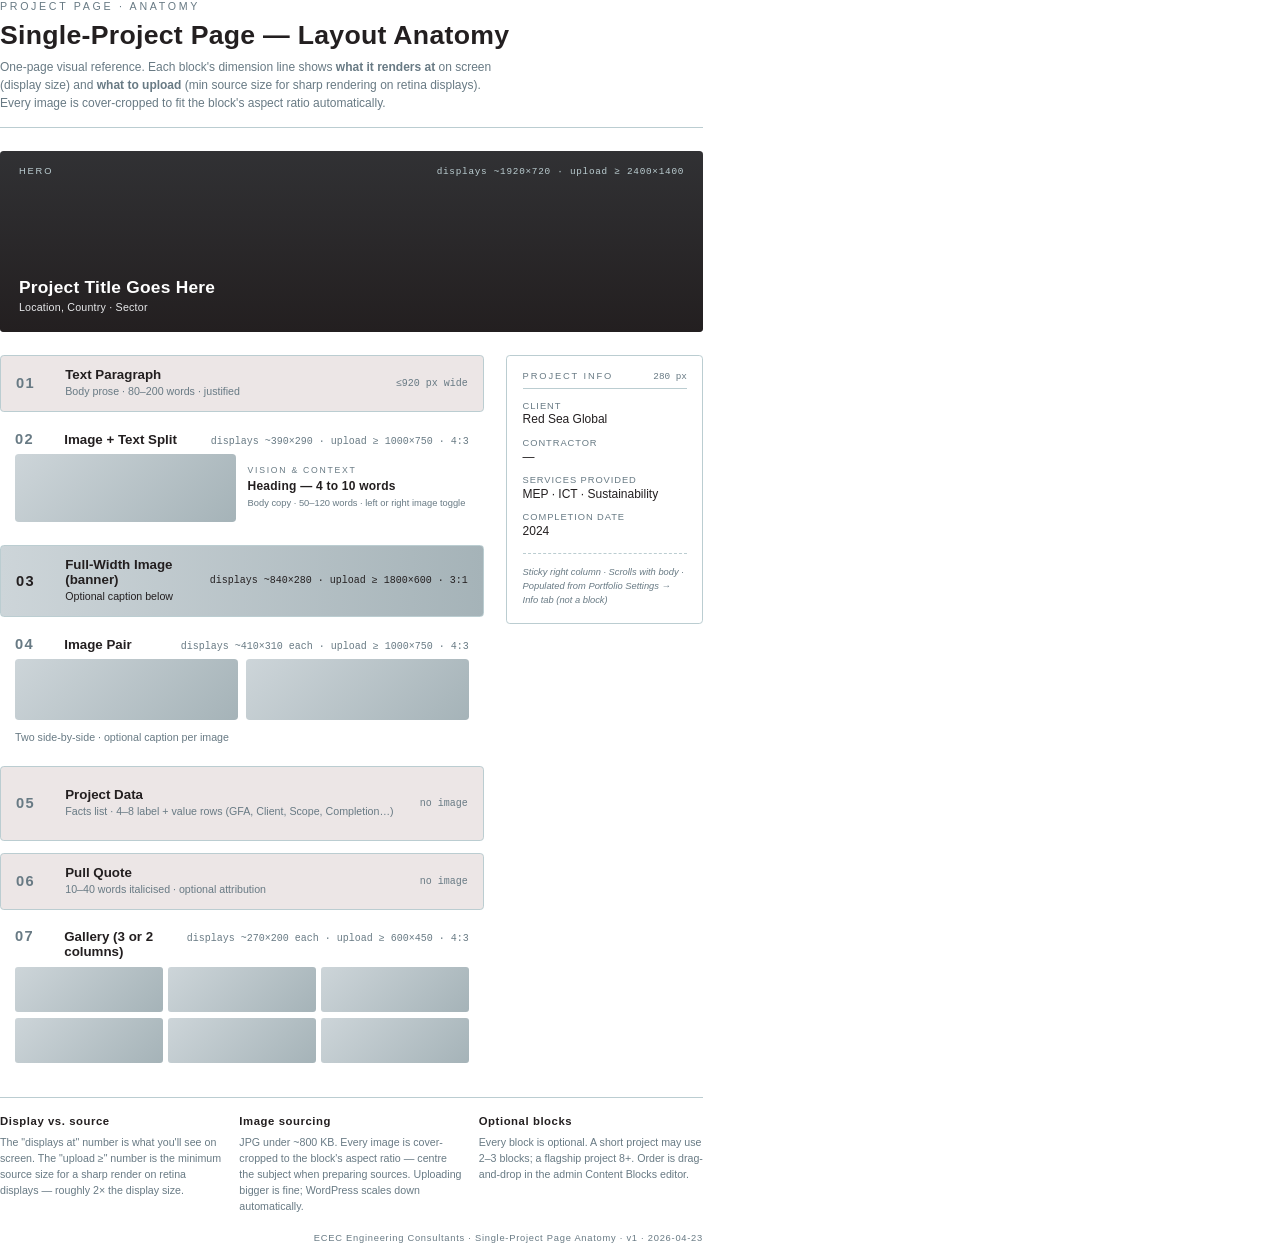
<file: docs/page-anatomy-onepager.html>
<!DOCTYPE html>
<html lang="en">
<head>
<meta charset="UTF-8">
<title>ECEC Project Page — Anatomy</title>
<style>
	:root {
		--white: #ffffff;
		--platinum: #e7e8ea;
		--isabelline: #ece6e6;
		--silver: #bbcdd1;
		--slate: #687a84;
		--black: #231f20;
	}
	@page { size: A4 portrait; margin: 12mm; }
	* { box-sizing: border-box; }
	html, body {
		margin: 0; padding: 0;
		font-family: 'Helvetica Neue', Helvetica, Arial, sans-serif;
		color: var(--black);
		background: var(--white);
		-webkit-print-color-adjust: exact;
		print-color-adjust: exact;
	}
	.sheet {
		width: 186mm;          /* A4 210mm - 24mm margins */
		min-height: 273mm;     /* A4 297mm - 24mm */
		padding: 0;
	}

	/* Header */
	.hd { border-bottom: 1px solid var(--silver); padding-bottom: 4mm; margin-bottom: 6mm; }
	.hd .eyebrow {
		font-size: 8pt; letter-spacing: 0.25em; text-transform: uppercase;
		color: var(--slate); margin-bottom: 2mm;
	}
	.hd h1 {
		font-size: 20pt; line-height: 1.15; margin: 0 0 2mm;
		font-weight: 600; letter-spacing: 0.01em;
	}
	.hd p { font-size: 9pt; color: var(--slate); margin: 0; max-width: 130mm; line-height: 1.5; }

	/* Wireframe layout */
	.wf {
		display: grid;
		grid-template-columns: 1fr 52mm;   /* body blocks | info sidebar */
		gap: 6mm;
		margin-bottom: 6mm;
	}

	/* Hero spans full width */
	.hero {
		grid-column: 1 / -1;
		height: 48mm;
		background: var(--black);
		color: var(--white);
		padding: 5mm;
		position: relative;
		display: flex;
		flex-direction: column;
		justify-content: flex-end;
		border-radius: 1mm;
	}
	.hero::before {
		content: "";
		position: absolute; inset: 0;
		background: linear-gradient(180deg, rgba(104,122,132,0.2), rgba(35,31,32,0.6));
		border-radius: 1mm;
	}
	.hero .tag {
		position: absolute; top: 4mm; left: 5mm;
		font-size: 7pt; letter-spacing: 0.2em; text-transform: uppercase; color: var(--silver);
	}
	.hero .dim {
		position: absolute; top: 4mm; right: 5mm;
		font-size: 7pt; letter-spacing: 0.08em; color: var(--silver);
		font-family: 'Courier New', monospace;
	}
	.hero .t {
		position: relative;
		font-size: 13pt; font-weight: 600; line-height: 1.1;
		letter-spacing: 0.015em;
	}
	.hero .s {
		position: relative;
		font-size: 8pt; color: var(--platinum); margin-top: 1mm;
		letter-spacing: 0.02em;
	}

	/* Body blocks column */
	.blocks {
		display: flex;
		flex-direction: column;
		gap: 3mm;
	}
	.blk {
		background: var(--isabelline);
		border: 1px solid var(--silver);
		border-radius: 1mm;
		padding: 3mm 4mm;
		display: grid;
		grid-template-columns: 10mm 1fr auto;
		gap: 3mm;
		align-items: center;
		min-height: 14mm;
	}
	.blk .n {
		font-size: 11pt; font-weight: 600; color: var(--slate);
		font-variant-numeric: tabular-nums; letter-spacing: 0.08em;
	}
	.blk .lbl { }
	.blk .lbl .name { font-size: 10pt; font-weight: 600; margin-bottom: 0.5mm; }
	.blk .lbl .note { font-size: 8pt; color: var(--slate); line-height: 1.45; }
	.blk .dim {
		font-size: 7.5pt; color: var(--slate);
		font-family: 'Courier New', monospace;
		text-align: right;
		white-space: nowrap;
	}

	/* Differentiate image-heavy blocks visually */
	.blk-image {
		background: var(--platinum);
		border-color: var(--silver);
	}
	.blk.tall {
		min-height: 20mm;
	}
	.blk.extra-tall {
		min-height: 28mm;
	}
	.blk.banner {
		min-height: 16mm;
		background: linear-gradient(90deg, #cdd5d9 0%, #a5b3b8 100%);
	}
	.blk.banner .name, .blk.banner .note, .blk.banner .n, .blk.banner .dim { color: var(--black); }

	/* Image-pair visual: split into 2 halves */
	.blk-pair {
		padding: 0;
		display: block;
		position: relative;
	}
	.blk-pair .hdr {
		padding: 2mm 4mm 0;
		display: grid;
		grid-template-columns: 10mm 1fr auto;
		gap: 3mm;
		align-items: baseline;
	}
	.blk-pair .hdr .n {
		font-size: 11pt; font-weight: 600; color: var(--slate);
		letter-spacing: 0.08em;
	}
	.blk-pair .hdr .name { font-size: 10pt; font-weight: 600; }
	.blk-pair .hdr .dim { font-size: 7.5pt; color: var(--slate); font-family: 'Courier New', monospace; white-space: nowrap; }
	.blk-pair .row {
		display: grid;
		grid-template-columns: 1fr 1fr;
		gap: 2mm;
		padding: 2mm 4mm 3mm;
	}
	.blk-pair .row > div {
		height: 16mm;
		background: linear-gradient(135deg, #cdd5d9, #a5b3b8);
		border-radius: 1mm;
	}
	.blk-pair .note {
		font-size: 8pt; color: var(--slate);
		padding: 0 4mm 3mm;
	}

	/* Gallery visual: mini grid */
	.blk-gallery {
		padding: 0;
		display: block;
	}
	.blk-gallery .hdr {
		padding: 2mm 4mm 0;
		display: grid;
		grid-template-columns: 10mm 1fr auto;
		gap: 3mm;
		align-items: baseline;
	}
	.blk-gallery .hdr .n { font-size: 11pt; font-weight: 600; color: var(--slate); letter-spacing: 0.08em; }
	.blk-gallery .hdr .name { font-size: 10pt; font-weight: 600; }
	.blk-gallery .hdr .dim { font-size: 7.5pt; color: var(--slate); font-family: 'Courier New', monospace; white-space: nowrap; }
	.blk-gallery .grid {
		display: grid;
		grid-template-columns: repeat(3, 1fr);
		gap: 1.5mm;
		padding: 2mm 4mm 3mm;
	}
	.blk-gallery .grid > div {
		height: 12mm;
		background: linear-gradient(135deg, #cdd5d9, #a5b3b8);
		border-radius: 0.8mm;
	}

	/* Split visual: image + text side by side */
	.blk-split {
		padding: 0;
		display: block;
	}
	.blk-split .hdr {
		padding: 2mm 4mm 1mm;
		display: grid;
		grid-template-columns: 10mm 1fr auto;
		gap: 3mm;
		align-items: baseline;
	}
	.blk-split .hdr .n { font-size: 11pt; font-weight: 600; color: var(--slate); letter-spacing: 0.08em; }
	.blk-split .hdr .name { font-size: 10pt; font-weight: 600; }
	.blk-split .hdr .dim { font-size: 7.5pt; color: var(--slate); font-family: 'Courier New', monospace; white-space: nowrap; }
	.blk-split .row {
		display: grid;
		grid-template-columns: 1fr 1fr;
		gap: 3mm;
		padding: 1mm 4mm 3mm;
	}
	.blk-split .img {
		height: 18mm;
		background: linear-gradient(135deg, #cdd5d9, #a5b3b8);
		border-radius: 1mm;
	}
	.blk-split .txt {
		display: flex; flex-direction: column; justify-content: center; gap: 1mm;
	}
	.blk-split .txt .ovl {
		font-size: 6.5pt; letter-spacing: 0.2em; text-transform: uppercase; color: var(--slate);
	}
	.blk-split .txt .hd2 {
		font-size: 9pt; font-weight: 600; line-height: 1.2; letter-spacing: 0.02em;
	}
	.blk-split .txt .p {
		font-size: 7pt; color: var(--slate); line-height: 1.45;
	}

	/* Sidebar column */
	.side {
		background: var(--white);
		border: 1px solid var(--silver);
		border-radius: 1mm;
		padding: 4mm;
		position: relative;
		height: fit-content;
	}
	.side .tag {
		font-size: 7pt; letter-spacing: 0.2em; text-transform: uppercase;
		color: var(--slate); margin-bottom: 3mm; padding-bottom: 2mm;
		border-bottom: 1px solid var(--silver);
	}
	.side .row {
		margin-bottom: 3mm;
	}
	.side .row:last-child { margin-bottom: 0; }
	.side .label {
		font-size: 7pt; letter-spacing: 0.1em; text-transform: uppercase;
		color: var(--slate); margin-bottom: 0.5mm;
	}
	.side .value {
		font-size: 9pt; color: var(--black);
	}
	.side .dim {
		position: absolute; top: 4mm; right: 4mm;
		font-size: 7pt; color: var(--slate);
		font-family: 'Courier New', monospace;
	}
	.side .sticky-note {
		margin-top: 4mm;
		padding-top: 3mm;
		border-top: 1px dashed var(--silver);
		font-size: 7pt;
		color: var(--slate);
		line-height: 1.5;
		font-style: italic;
	}

	/* Legend */
	.legend {
		margin-top: 4mm;
		border-top: 1px solid var(--silver);
		padding-top: 4mm;
		display: grid;
		grid-template-columns: repeat(3, 1fr);
		gap: 4mm;
	}
	.legend .item {
		font-size: 8pt;
		color: var(--slate);
		line-height: 1.5;
	}
	.legend .item strong {
		color: var(--black);
		display: block;
		margin-bottom: 1mm;
		font-size: 8.5pt;
		letter-spacing: 0.05em;
	}
	.legend code {
		background: var(--platinum); padding: 0.3mm 1mm; border-radius: 0.5mm;
		font-size: 7.5pt;
	}

	.footline {
		margin-top: 5mm;
		font-size: 7pt;
		color: var(--slate);
		text-align: right;
		letter-spacing: 0.08em;
	}
</style>
</head>
<body>

<div class="sheet">

	<div class="hd">
		<div class="eyebrow">Project page · anatomy</div>
		<h1>Single-Project Page — Layout Anatomy</h1>
		<p>One-page visual reference. Each block's dimension line shows <strong>what it renders at</strong> on screen (display size) and <strong>what to upload</strong> (min source size for sharp rendering on retina displays). Every image is cover-cropped to fit the block's aspect ratio automatically.</p>
	</div>

	<div class="wf">

		<!-- HERO (full width) -->
		<div class="hero">
			<div class="tag">HERO</div>
			<div class="dim">displays ~1920×720 · upload ≥ 2400×1400</div>
			<div class="t">Project Title Goes Here</div>
			<div class="s">Location, Country · Sector</div>
		</div>

		<!-- BLOCKS COLUMN -->
		<div class="blocks">

			<!-- 01 Text -->
			<div class="blk">
				<div class="n">01</div>
				<div class="lbl">
					<div class="name">Text Paragraph</div>
					<div class="note">Body prose · 80–200 words · justified</div>
				</div>
				<div class="dim">≤920 px wide</div>
			</div>

			<!-- 02 Image + Text Split -->
			<div class="blk-split">
				<div class="hdr">
					<div class="n">02</div>
					<div class="name">Image + Text Split</div>
					<div class="dim">displays ~390×290 · upload ≥ 1000×750 · 4:3</div>
				</div>
				<div class="row">
					<div class="img"></div>
					<div class="txt">
						<div class="ovl">VISION &amp; CONTEXT</div>
						<div class="hd2">Heading — 4 to 10 words</div>
						<div class="p">Body copy · 50–120 words · left or right image toggle</div>
					</div>
				</div>
			</div>

			<!-- 03 Full Image -->
			<div class="blk banner">
				<div class="n">03</div>
				<div class="lbl">
					<div class="name">Full-Width Image (banner)</div>
					<div class="note">Optional caption below</div>
				</div>
				<div class="dim">displays ~840×280 · upload ≥ 1800×600 · 3:1</div>
			</div>

			<!-- 04 Image Pair -->
			<div class="blk-pair">
				<div class="hdr">
					<div class="n">04</div>
					<div class="name">Image Pair</div>
					<div class="dim">displays ~410×310 each · upload ≥ 1000×750 · 4:3</div>
				</div>
				<div class="row">
					<div></div>
					<div></div>
				</div>
				<div class="note">Two side-by-side · optional caption per image</div>
			</div>

			<!-- 05 Project Data -->
			<div class="blk tall">
				<div class="n">05</div>
				<div class="lbl">
					<div class="name">Project Data</div>
					<div class="note">Facts list · 4–8 label + value rows (GFA, Client, Scope, Completion…)</div>
				</div>
				<div class="dim">no image</div>
			</div>

			<!-- 06 Pull Quote -->
			<div class="blk">
				<div class="n">06</div>
				<div class="lbl">
					<div class="name">Pull Quote</div>
					<div class="note">10–40 words italicised · optional attribution</div>
				</div>
				<div class="dim">no image</div>
			</div>

			<!-- 07 Gallery -->
			<div class="blk-gallery">
				<div class="hdr">
					<div class="n">07</div>
					<div class="name">Gallery (3 or 2 columns)</div>
					<div class="dim">displays ~270×200 each · upload ≥ 600×450 · 4:3</div>
				</div>
				<div class="grid">
					<div></div><div></div><div></div>
					<div></div><div></div><div></div>
				</div>
			</div>

		</div>

		<!-- SIDEBAR COLUMN -->
		<div class="side">
			<div class="dim">280 px</div>
			<div class="tag">Project Info</div>
			<div class="row">
				<div class="label">Client</div>
				<div class="value">Red Sea Global</div>
			</div>
			<div class="row">
				<div class="label">Contractor</div>
				<div class="value">—</div>
			</div>
			<div class="row">
				<div class="label">Services Provided</div>
				<div class="value">MEP · ICT · Sustainability</div>
			</div>
			<div class="row">
				<div class="label">Completion Date</div>
				<div class="value">2024</div>
			</div>
			<div class="sticky-note">
				Sticky right column · Scrolls with body · Populated from <em>Portfolio Settings → Info</em> tab (not a block)
			</div>
		</div>

	</div>

	<!-- LEGEND -->
	<div class="legend">
		<div class="item">
			<strong>Display vs. source</strong>
			The "displays at" number is what you'll see on screen. The "upload ≥" number is the minimum source size for a sharp render on retina displays — roughly 2× the display size.
		</div>
		<div class="item">
			<strong>Image sourcing</strong>
			JPG under ~800&nbsp;KB. Every image is cover-cropped to the block's aspect ratio — centre the subject when preparing sources. Uploading bigger is fine; WordPress scales down automatically.
		</div>
		<div class="item">
			<strong>Optional blocks</strong>
			Every block is optional. A short project may use 2–3 blocks; a flagship project 8+. Order is drag-and-drop in the admin Content Blocks editor.
		</div>
	</div>

	<div class="footline">ECEC Engineering Consultants · Single-Project Page Anatomy · v1 · 2026-04-23</div>

</div>

</body>
</html>
</file>
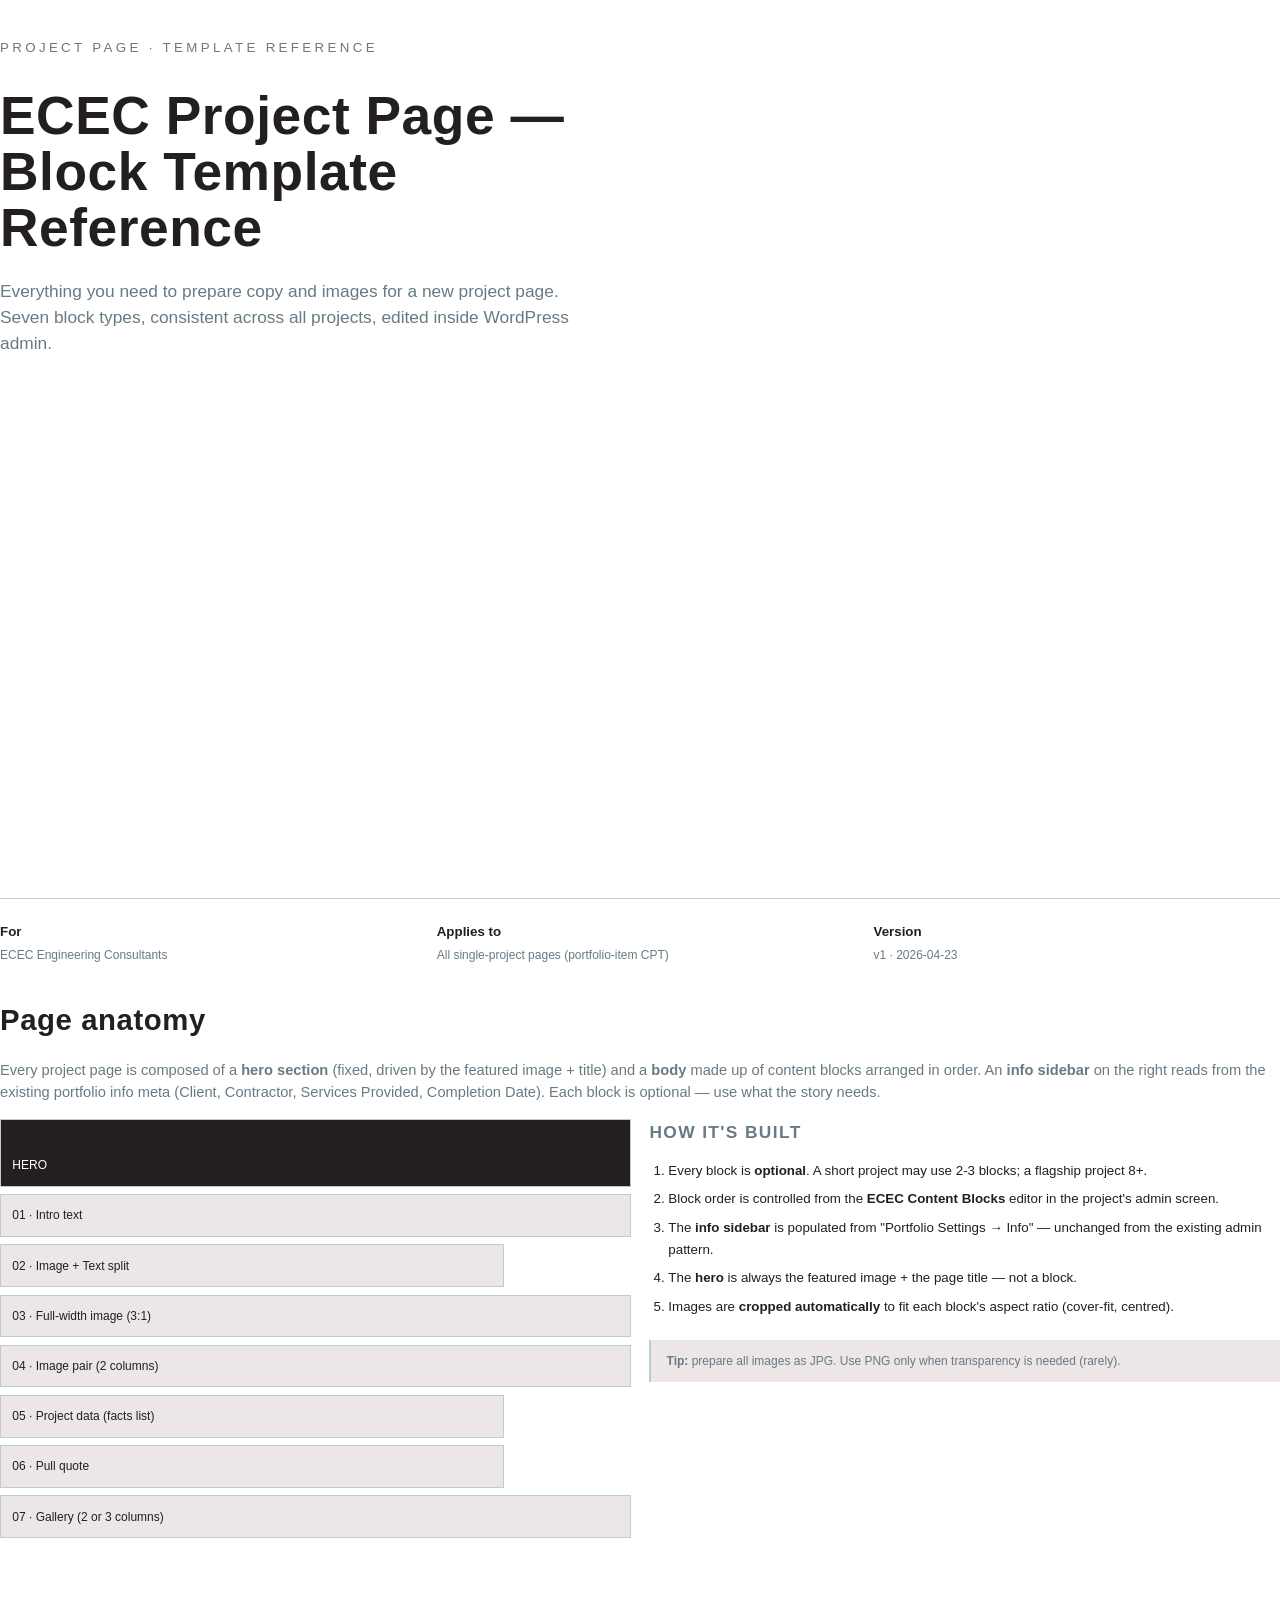
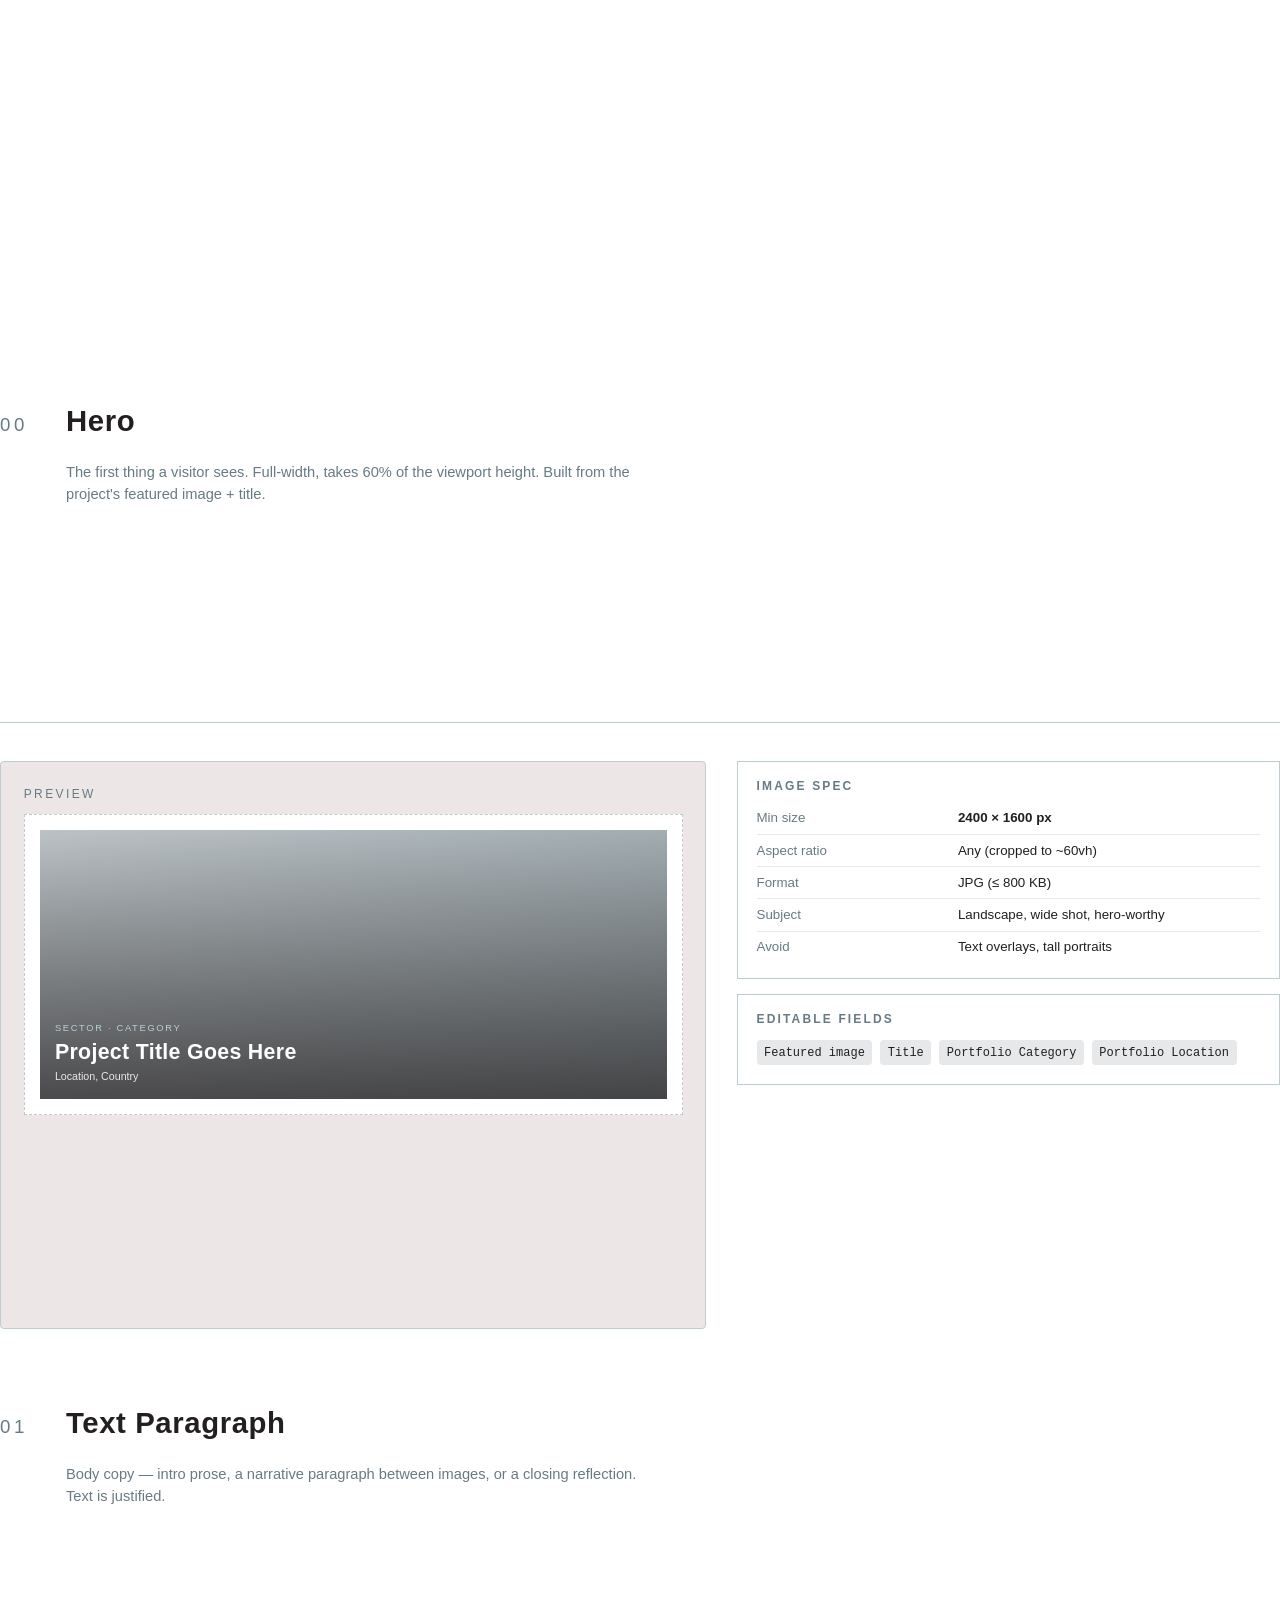
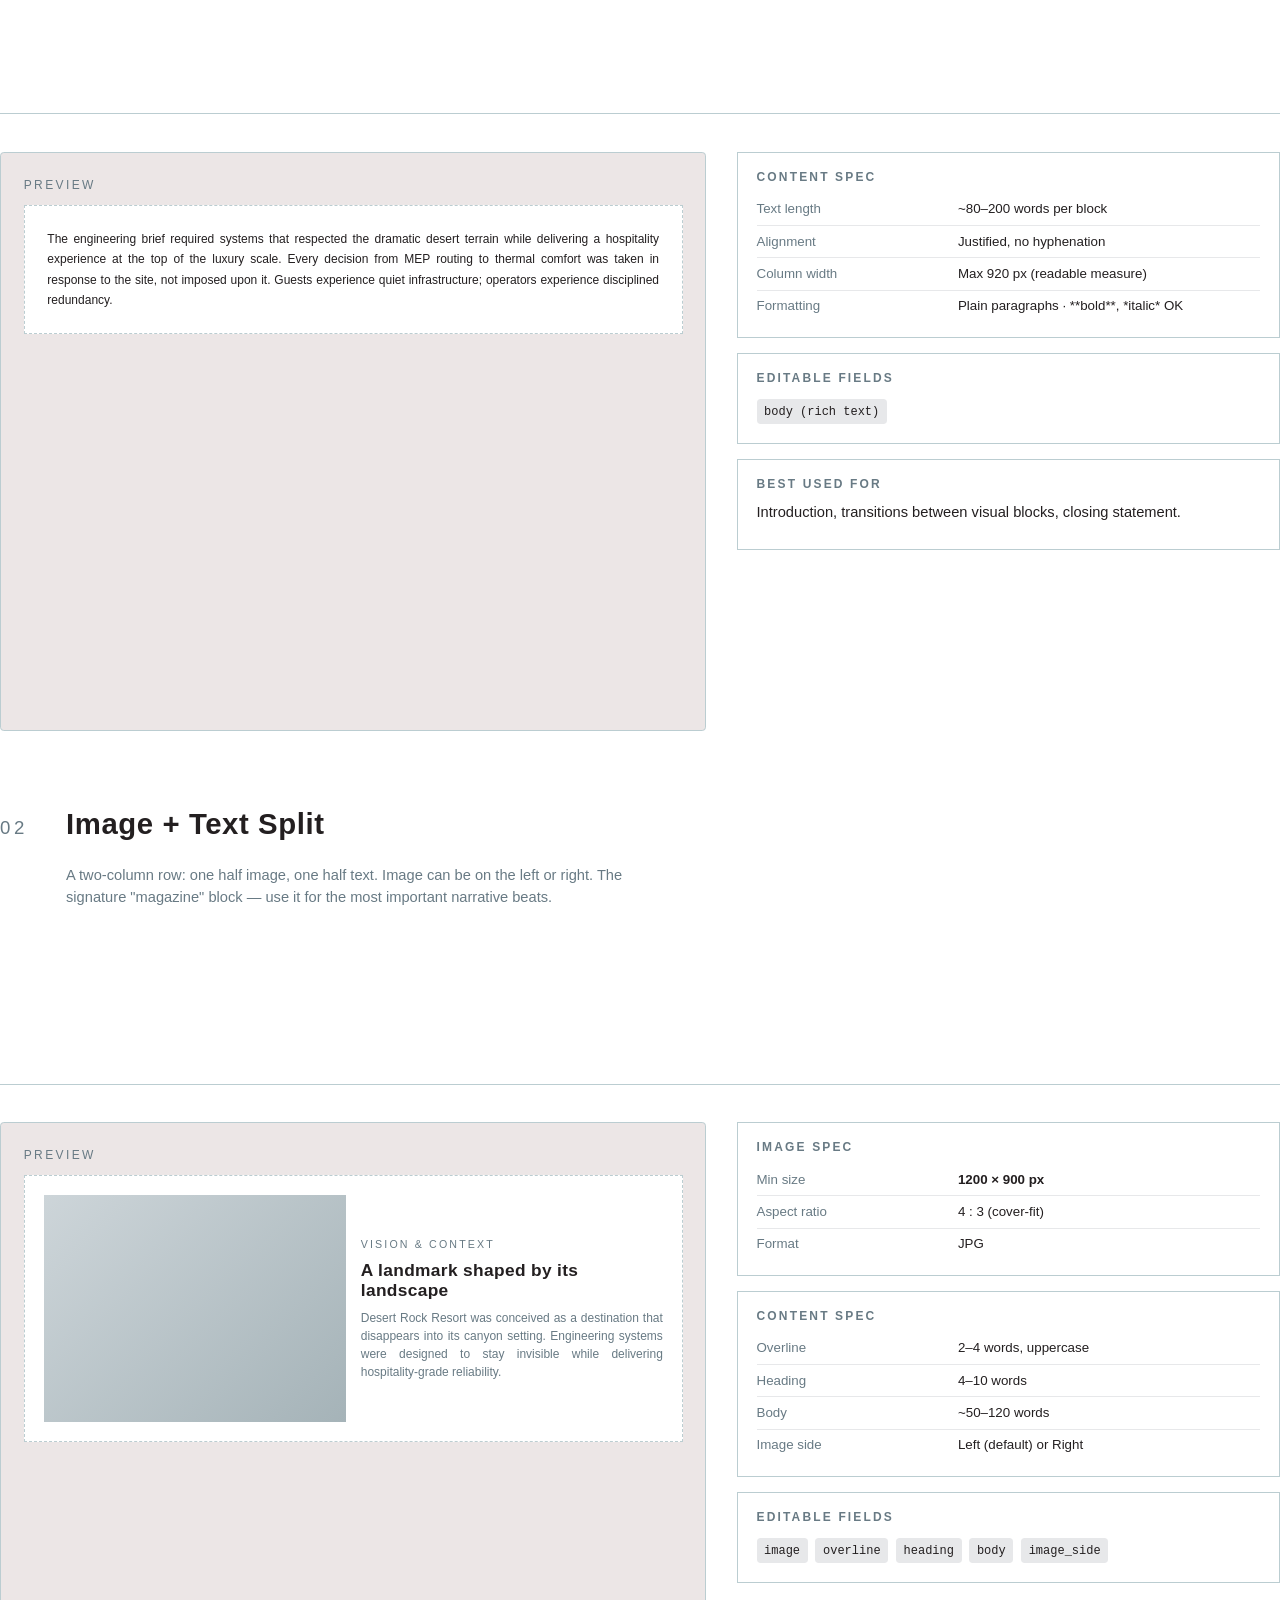
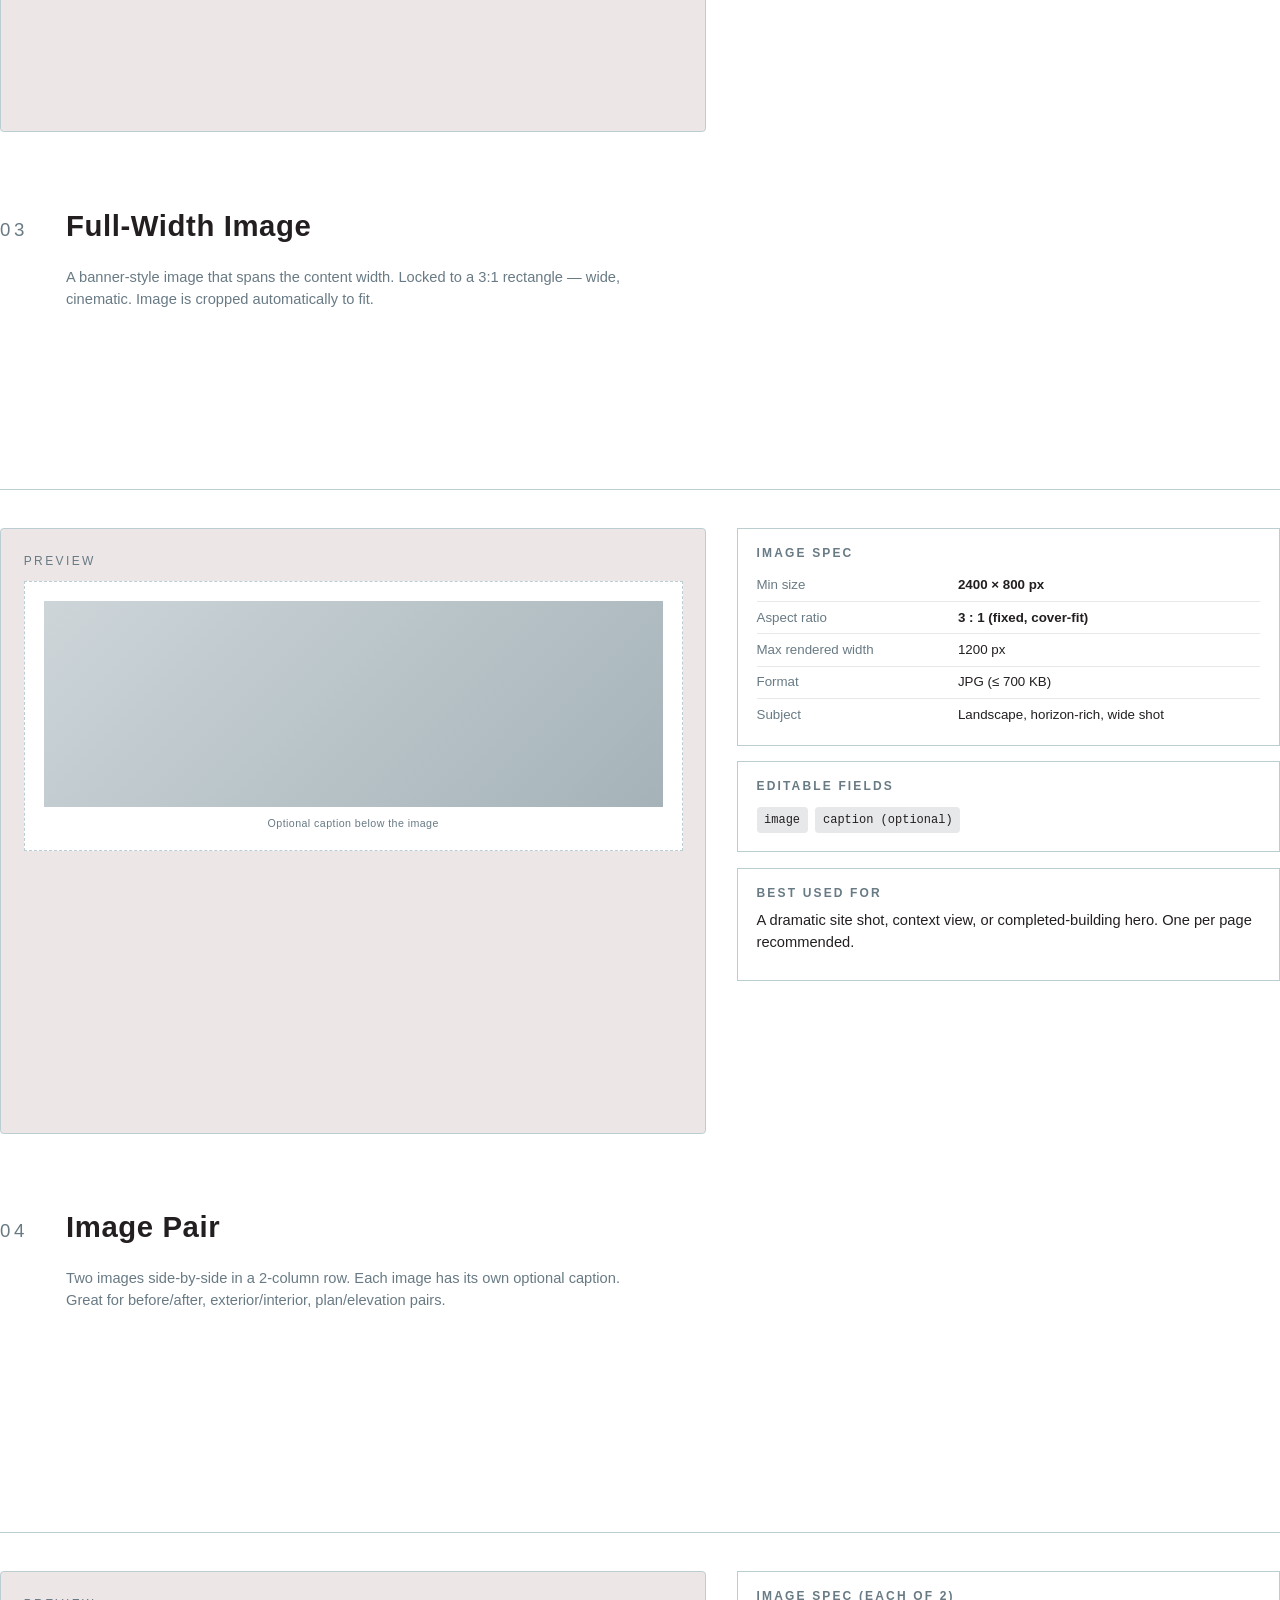
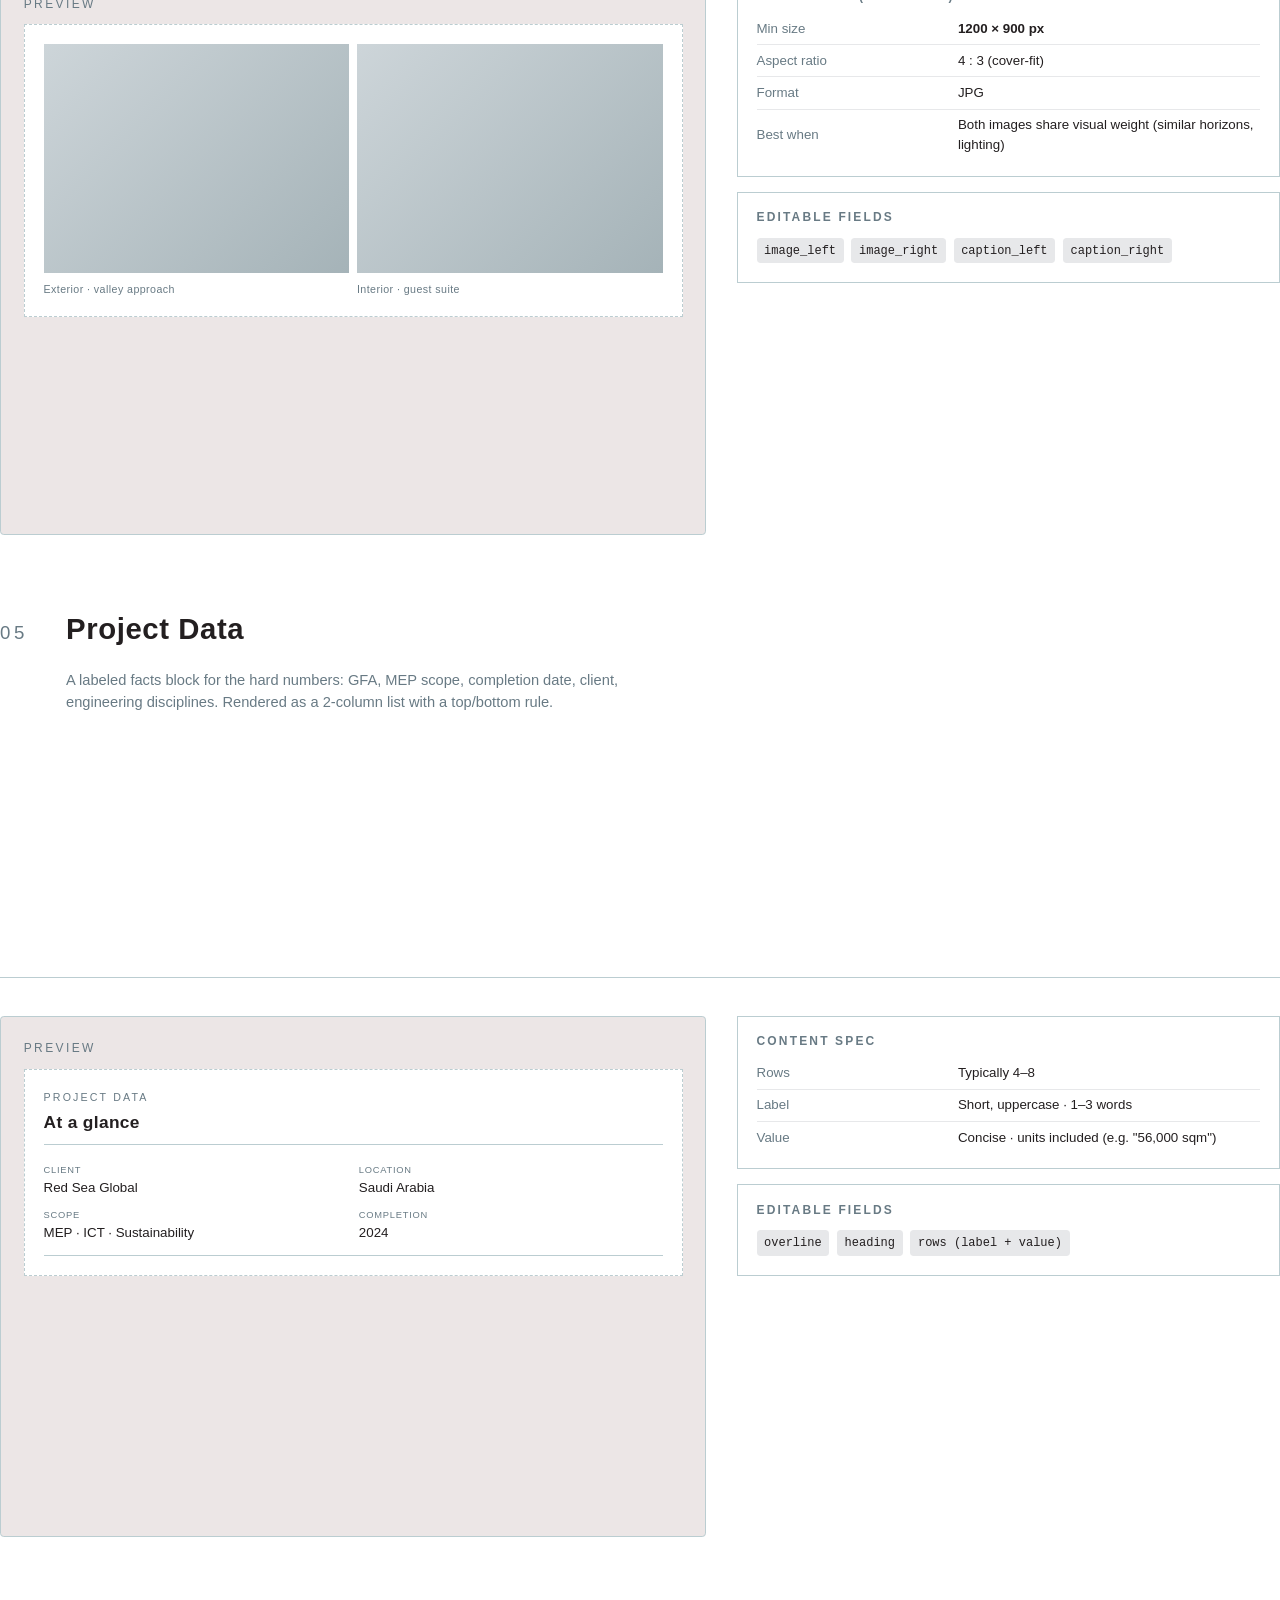
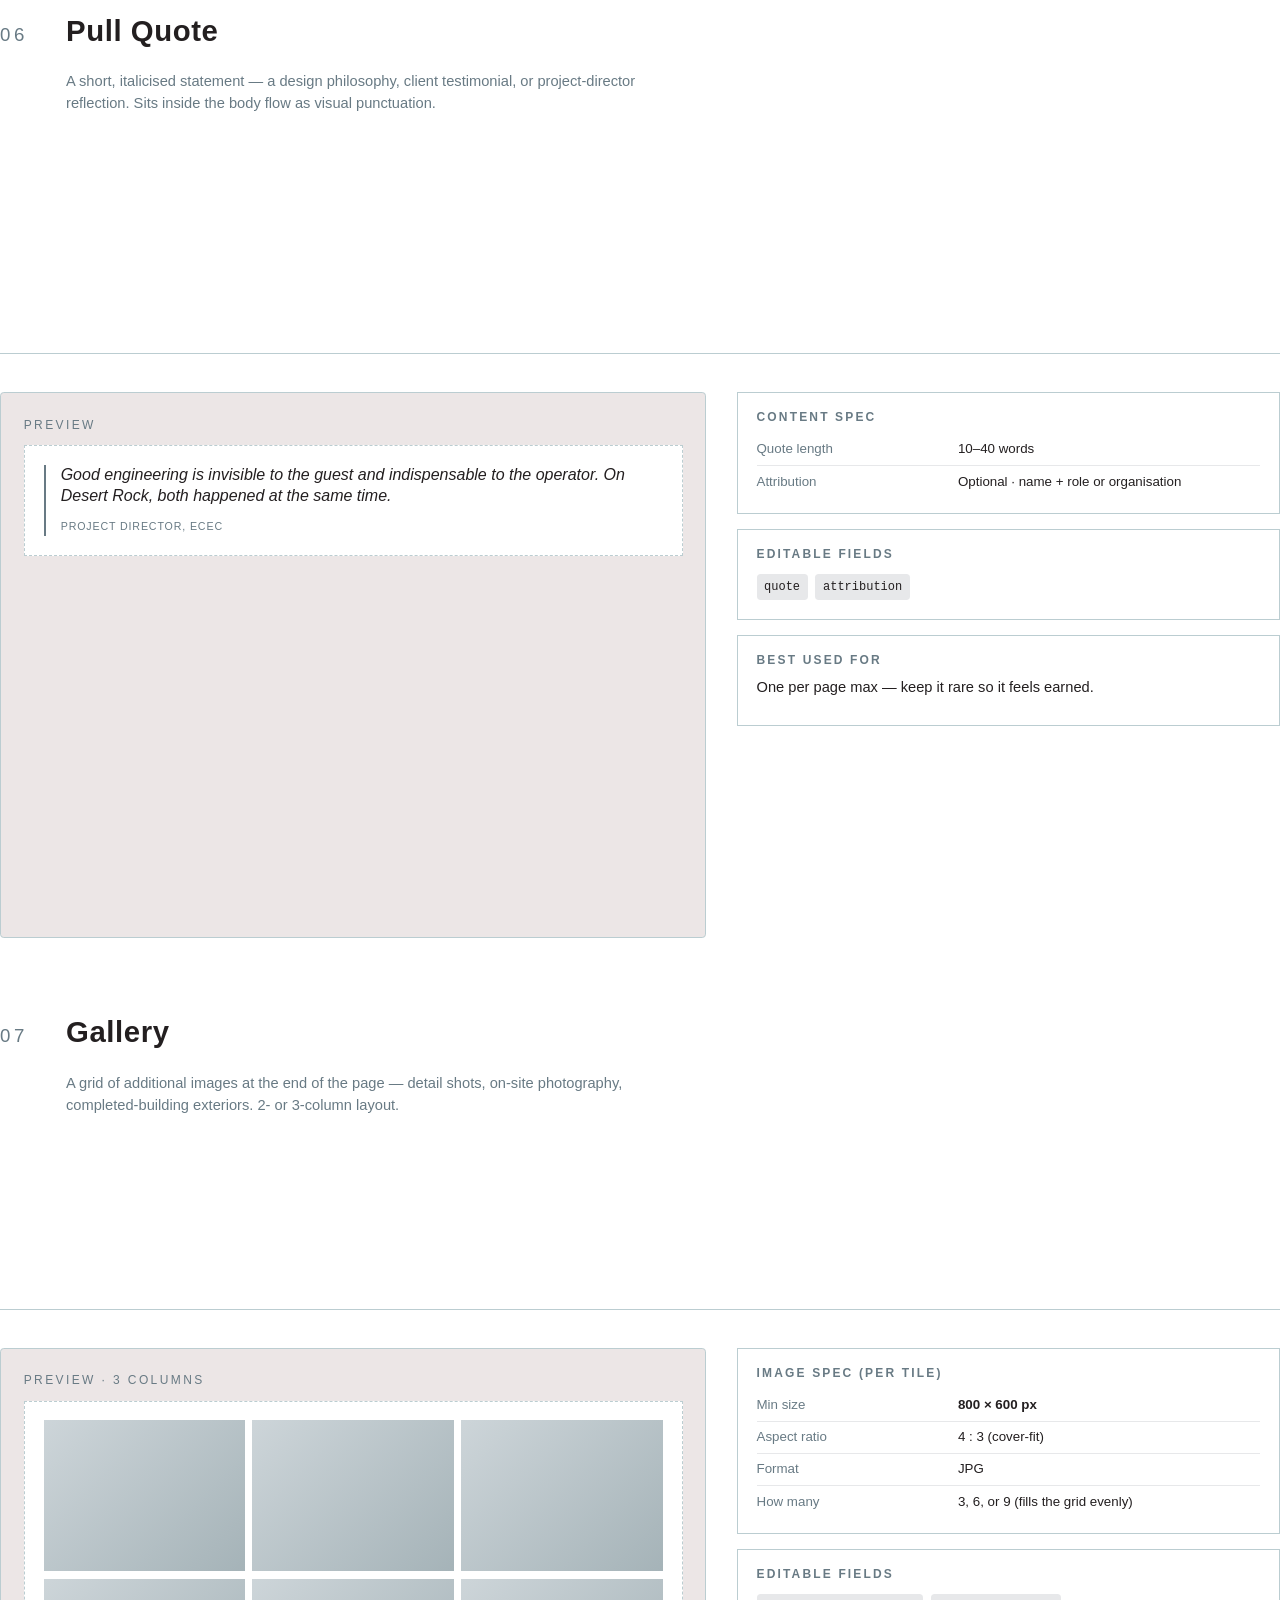
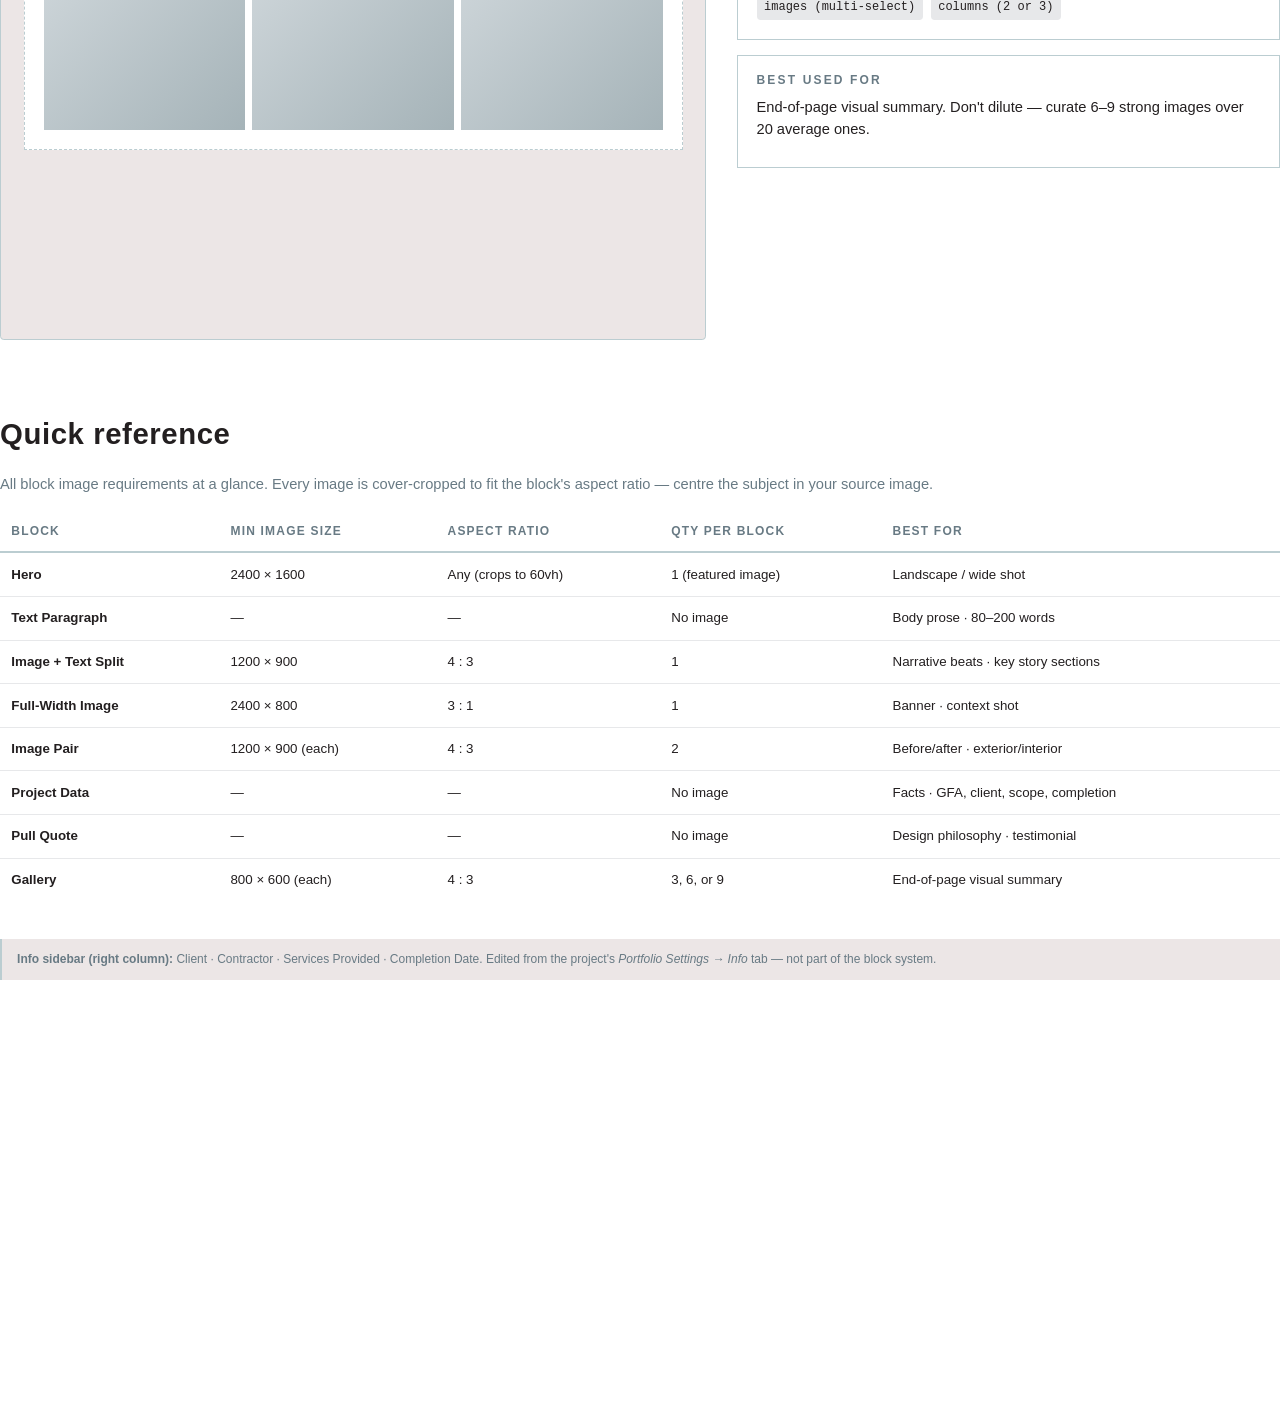
<file: docs/page-blocks-template.html>
<!DOCTYPE html>
<html lang="en">
<head>
<meta charset="UTF-8">
<title>ECEC Project Page — Block Template Reference</title>
<style>
	:root {
		--white: #ffffff;
		--platinum: #e7e8ea;
		--isabelline: #ece6e6;
		--silver: #bbcdd1;
		--slate: #687a84;
		--black: #231f20;
		--accent: #687a84;
	}
	@page {
		size: A4;
		margin: 16mm 14mm;
	}
	* { box-sizing: border-box; }
	html, body {
		margin: 0;
		padding: 0;
		font-family: 'Helvetica Neue', Helvetica, Arial, sans-serif;
		color: var(--black);
		background: var(--white);
		font-size: 11pt;
		line-height: 1.5;
		-webkit-print-color-adjust: exact;
		print-color-adjust: exact;
	}
	.page {
		page-break-after: always;
		min-height: calc(297mm - 32mm);
		padding: 0 0 20mm;
	}
	.page:last-child { page-break-after: auto; }
	h1, h2, h3, h4 { margin: 0; font-weight: 600; letter-spacing: 0.01em; }
	h1 { font-size: 34pt; line-height: 1.1; }
	h2 { font-size: 22pt; line-height: 1.2; margin-bottom: 6mm; letter-spacing: 0.02em; }
	h3 { font-size: 13pt; letter-spacing: 0.08em; text-transform: uppercase; color: var(--slate); margin-bottom: 3mm; }
	p { margin: 0 0 3mm; }
	.muted { color: var(--slate); }

	/* Cover */
	.cover {
		display: flex;
		flex-direction: column;
		justify-content: space-between;
		min-height: calc(297mm - 32mm);
		padding: 10mm 0;
	}
	.cover-top .eyebrow {
		font-size: 10pt;
		letter-spacing: 0.25em;
		text-transform: uppercase;
		color: var(--slate);
		margin-bottom: 8mm;
	}
	.cover-top h1 {
		font-size: 40pt;
		line-height: 1.05;
		max-width: 22ch;
	}
	.cover-top .sub {
		margin-top: 6mm;
		font-size: 13pt;
		color: var(--slate);
		max-width: 60ch;
	}
	.cover-bottom {
		border-top: 1px solid var(--silver);
		padding-top: 6mm;
		display: grid;
		grid-template-columns: repeat(3, 1fr);
		gap: 8mm;
		font-size: 9pt;
		color: var(--slate);
	}
	.cover-bottom strong { color: var(--black); display: block; font-size: 10pt; margin-bottom: 1mm; }

	/* Block-spec page */
	.block-spec {
		display: grid;
		grid-template-columns: 1fr;
		gap: 6mm;
	}
	.block-header {
		display: flex;
		align-items: baseline;
		gap: 10mm;
		border-bottom: 1px solid var(--silver);
		padding-bottom: 4mm;
	}
	.block-number {
		font-size: 14pt;
		letter-spacing: 0.2em;
		color: var(--slate);
		font-variant-numeric: tabular-nums;
	}
	.block-lede {
		margin-top: 2mm;
		color: var(--slate);
		font-size: 11pt;
		max-width: 72ch;
	}

	.spec-grid {
		display: grid;
		grid-template-columns: 1.3fr 1fr;
		gap: 8mm;
		margin-top: 4mm;
	}
	.preview {
		background: var(--isabelline);
		border: 1px solid var(--silver);
		padding: 6mm;
		border-radius: 1mm;
	}
	.preview-label {
		font-size: 9pt;
		letter-spacing: 0.2em;
		text-transform: uppercase;
		color: var(--slate);
		margin-bottom: 3mm;
	}
	.preview-canvas {
		background: var(--white);
		border: 1px dashed var(--silver);
		padding: 4mm;
	}
	.specs-box {
		display: flex;
		flex-direction: column;
		gap: 4mm;
	}
	.spec-card {
		border: 1px solid var(--silver);
		padding: 4mm 5mm;
	}
	.spec-card h4 {
		font-size: 9pt;
		letter-spacing: 0.18em;
		text-transform: uppercase;
		color: var(--slate);
		margin-bottom: 2mm;
		font-weight: 600;
	}
	.spec-card .big {
		font-size: 16pt;
		font-weight: 600;
		color: var(--black);
	}
	.spec-card ul { margin: 0; padding-left: 5mm; }
	.spec-card li { margin-bottom: 1.5mm; }
	.spec-card table { width: 100%; font-size: 10pt; border-collapse: collapse; }
	.spec-card table th, .spec-card table td {
		text-align: left;
		padding: 1.5mm 0;
		border-bottom: 1px solid var(--platinum);
	}
	.spec-card table th {
		font-weight: 500;
		color: var(--slate);
		width: 40%;
	}
	.spec-card table tr:last-child td,
	.spec-card table tr:last-child th { border-bottom: none; }

	.fields {
		margin-top: 3mm;
	}
	.field-chip {
		display: inline-block;
		background: var(--platinum);
		color: var(--black);
		padding: 1mm 2mm;
		border-radius: 1mm;
		font-size: 9pt;
		margin: 0 1mm 1mm 0;
		font-family: 'Courier New', monospace;
	}

	/* Fake block previews — visual-only, not 1:1 with live theme */
	.fx {
		width: 100%;
		background: linear-gradient(135deg, #cdd5d9, #a5b3b8);
		border: none;
	}
	.fx-caption {
		font-size: 8pt;
		letter-spacing: 0.04em;
		color: var(--slate);
		text-align: center;
		margin-top: 2mm;
	}
	.fx-overline {
		font-size: 8pt;
		letter-spacing: 0.2em;
		text-transform: uppercase;
		color: var(--slate);
		margin-bottom: 2mm;
	}
	.fx-heading {
		font-size: 13pt;
		line-height: 1.2;
		font-weight: 600;
		letter-spacing: 0.02em;
		margin-bottom: 2mm;
	}
	.fx-body {
		font-size: 9pt;
		color: var(--slate);
		line-height: 1.5;
		text-align: justify;
	}
	.fx-hero { aspect-ratio: 21/9; }
	.fx-split { display: grid; grid-template-columns: 1fr 1fr; gap: 4mm; align-items: center; }
	.fx-split .fx { aspect-ratio: 4/3; }
	.fx-full { aspect-ratio: 3/1; }
	.fx-pair { display: grid; grid-template-columns: 1fr 1fr; gap: 2mm; }
	.fx-pair .fx { aspect-ratio: 4/3; }
	.fx-gallery { display: grid; grid-template-columns: repeat(3, 1fr); gap: 2mm; }
	.fx-gallery .fx { aspect-ratio: 4/3; }
	.fx-data {
		padding: 3mm 0;
		border-top: 1px solid var(--silver);
		border-bottom: 1px solid var(--silver);
	}
	.fx-data dl {
		display: grid;
		grid-template-columns: 1fr 1fr;
		gap: 3mm;
		margin: 2mm 0 0;
	}
	.fx-data dt {
		font-size: 7pt;
		letter-spacing: 0.08em;
		text-transform: uppercase;
		color: var(--slate);
	}
	.fx-data dd {
		margin: 0;
		font-size: 10pt;
		font-weight: 500;
	}
	.fx-quote {
		border-left: 2px solid var(--slate);
		padding-left: 4mm;
	}
	.fx-quote p {
		font-size: 12pt;
		line-height: 1.3;
		font-style: italic;
		margin: 0 0 2mm;
	}
	.fx-quote cite {
		font-size: 8pt;
		letter-spacing: 0.08em;
		text-transform: uppercase;
		color: var(--slate);
		font-style: normal;
	}
	.fx-text {
		font-size: 9pt;
		line-height: 1.7;
		text-align: justify;
		color: var(--black);
	}

	/* Overview — anatomy of a page */
	.anatomy {
		display: grid;
		grid-template-columns: 1fr 1fr;
		gap: 5mm;
		margin-top: 4mm;
	}
	.anatomy-stack {
		display: flex;
		flex-direction: column;
		gap: 2mm;
	}
	.anatomy-stack > * {
		background: var(--isabelline);
		padding: 3mm;
		border: 1px solid var(--silver);
		font-size: 9pt;
	}
	.anatomy-stack > *.hero   { background: var(--black); color: var(--white); min-height: 18mm; display: flex; align-items: flex-end; padding-bottom: 3mm; }
	.anatomy-stack > *.narrow { max-width: 80%; }
	.anatomy-notes {
		font-size: 10pt;
		line-height: 1.6;
	}
	.anatomy-notes ol { padding-left: 5mm; }
	.anatomy-notes li { margin-bottom: 2mm; }

	/* Quick reference table */
	.ref-table {
		width: 100%;
		border-collapse: collapse;
		font-size: 10pt;
		margin-top: 4mm;
	}
	.ref-table th, .ref-table td {
		text-align: left;
		padding: 3mm;
		border-bottom: 1px solid var(--platinum);
		vertical-align: top;
	}
	.ref-table th {
		font-size: 9pt;
		letter-spacing: 0.1em;
		text-transform: uppercase;
		color: var(--slate);
		font-weight: 600;
		border-bottom: 2px solid var(--silver);
	}
	.ref-table tr:last-child td { border-bottom: none; }
	.ref-table code {
		font-size: 9pt;
		background: var(--platinum);
		padding: 0.5mm 1.5mm;
		border-radius: 0.5mm;
	}

	.footer-note {
		margin-top: 6mm;
		padding: 3mm 4mm;
		background: var(--isabelline);
		font-size: 9pt;
		color: var(--slate);
		border-left: 2px solid var(--silver);
	}
</style>
</head>
<body>

<!-- ====================  COVER  ==================== -->
<section class="page cover">
	<div class="cover-top">
		<div class="eyebrow">Project Page · Template Reference</div>
		<h1>ECEC Project Page — Block Template Reference</h1>
		<p class="sub">Everything you need to prepare copy and images for a new project page. Seven block types, consistent across all projects, edited inside WordPress admin.</p>
	</div>
	<div class="cover-bottom">
		<div>
			<strong>For</strong>
			ECEC Engineering Consultants
		</div>
		<div>
			<strong>Applies to</strong>
			All single-project pages (portfolio-item CPT)
		</div>
		<div>
			<strong>Version</strong>
			v1 · 2026-04-23
		</div>
	</div>
</section>

<!-- ====================  OVERVIEW  ==================== -->
<section class="page">
	<h2>Page anatomy</h2>
	<p class="muted">Every project page is composed of a <strong>hero section</strong> (fixed, driven by the featured image + title) and a <strong>body</strong> made up of content blocks arranged in order. An <strong>info sidebar</strong> on the right reads from the existing portfolio info meta (Client, Contractor, Services Provided, Completion Date). Each block is optional — use what the story needs.</p>

	<div class="anatomy">
		<div class="anatomy-stack">
			<div class="hero">HERO</div>
			<div>01 · Intro text</div>
			<div class="narrow">02 · Image + Text split</div>
			<div>03 · Full-width image (3:1)</div>
			<div>04 · Image pair (2 columns)</div>
			<div class="narrow">05 · Project data (facts list)</div>
			<div class="narrow">06 · Pull quote</div>
			<div>07 · Gallery (2 or 3 columns)</div>
		</div>
		<div class="anatomy-notes">
			<h3>How it's built</h3>
			<ol>
				<li>Every block is <strong>optional</strong>. A short project may use 2-3 blocks; a flagship project 8+.</li>
				<li>Block order is controlled from the <strong>ECEC Content Blocks</strong> editor in the project's admin screen.</li>
				<li>The <strong>info sidebar</strong> is populated from "Portfolio Settings → Info" — unchanged from the existing admin pattern.</li>
				<li>The <strong>hero</strong> is always the featured image + the page title — not a block.</li>
				<li>Images are <strong>cropped automatically</strong> to fit each block's aspect ratio (cover-fit, centred).</li>
			</ol>
			<div class="footer-note">
				<strong>Tip:</strong> prepare all images as JPG. Use PNG only when transparency is needed (rarely).
			</div>
		</div>
	</div>
</section>

<!-- ====================  BLOCK: HERO  ==================== -->
<section class="page block-spec">
	<div class="block-header">
		<div class="block-number">00</div>
		<div>
			<h2>Hero</h2>
			<p class="block-lede">The first thing a visitor sees. Full-width, takes 60% of the viewport height. Built from the project's featured image + title.</p>
		</div>
	</div>
	<div class="spec-grid">
		<div class="preview">
			<div class="preview-label">Preview</div>
			<div class="preview-canvas">
				<div class="fx fx-hero" style="aspect-ratio: 21/9; position: relative; display: flex; align-items: flex-end; padding: 4mm; color: var(--white);">
					<div style="position: absolute; inset: 0; background: linear-gradient(180deg, rgba(35,31,32,0.1), rgba(35,31,32,0.75));"></div>
					<div style="position: relative;">
						<div style="font-size: 7pt; letter-spacing: 0.18em; color: var(--silver); margin-bottom: 1.5mm;">SECTOR · CATEGORY</div>
						<div style="font-size: 16pt; font-weight: 600; line-height: 1.05; letter-spacing: 0.015em;">Project Title Goes Here</div>
						<div style="font-size: 8pt; color: var(--platinum); margin-top: 1mm;">Location, Country</div>
					</div>
				</div>
			</div>
		</div>
		<div class="specs-box">
			<div class="spec-card">
				<h4>Image spec</h4>
				<table>
					<tr><th>Min size</th><td><strong>2400 × 1600 px</strong></td></tr>
					<tr><th>Aspect ratio</th><td>Any (cropped to ~60vh)</td></tr>
					<tr><th>Format</th><td>JPG (≤ 800 KB)</td></tr>
					<tr><th>Subject</th><td>Landscape, wide shot, hero-worthy</td></tr>
					<tr><th>Avoid</th><td>Text overlays, tall portraits</td></tr>
				</table>
			</div>
			<div class="spec-card">
				<h4>Editable fields</h4>
				<div class="fields">
					<span class="field-chip">Featured image</span>
					<span class="field-chip">Title</span>
					<span class="field-chip">Portfolio Category</span>
					<span class="field-chip">Portfolio Location</span>
				</div>
			</div>
		</div>
	</div>
</section>

<!-- ====================  BLOCK: TEXT PARAGRAPH  ==================== -->
<section class="page block-spec">
	<div class="block-header">
		<div class="block-number">01</div>
		<div>
			<h2>Text Paragraph</h2>
			<p class="block-lede">Body copy — intro prose, a narrative paragraph between images, or a closing reflection. Text is justified.</p>
		</div>
	</div>
	<div class="spec-grid">
		<div class="preview">
			<div class="preview-label">Preview</div>
			<div class="preview-canvas" style="padding: 6mm;">
				<div class="fx-text">The engineering brief required systems that respected the dramatic desert terrain while delivering a hospitality experience at the top of the luxury scale. Every decision from MEP routing to thermal comfort was taken in response to the site, not imposed upon it. Guests experience quiet infrastructure; operators experience disciplined redundancy.</div>
			</div>
		</div>
		<div class="specs-box">
			<div class="spec-card">
				<h4>Content spec</h4>
				<table>
					<tr><th>Text length</th><td>~80–200 words per block</td></tr>
					<tr><th>Alignment</th><td>Justified, no hyphenation</td></tr>
					<tr><th>Column width</th><td>Max 920 px (readable measure)</td></tr>
					<tr><th>Formatting</th><td>Plain paragraphs · **bold**, *italic* OK</td></tr>
				</table>
			</div>
			<div class="spec-card">
				<h4>Editable fields</h4>
				<div class="fields">
					<span class="field-chip">body (rich text)</span>
				</div>
			</div>
			<div class="spec-card">
				<h4>Best used for</h4>
				<p>Introduction, transitions between visual blocks, closing statement.</p>
			</div>
		</div>
	</div>
</section>

<!-- ====================  BLOCK: IMAGE + TEXT SPLIT  ==================== -->
<section class="page block-spec">
	<div class="block-header">
		<div class="block-number">02</div>
		<div>
			<h2>Image + Text Split</h2>
			<p class="block-lede">A two-column row: one half image, one half text. Image can be on the left or right. The signature "magazine" block — use it for the most important narrative beats.</p>
		</div>
	</div>
	<div class="spec-grid">
		<div class="preview">
			<div class="preview-label">Preview</div>
			<div class="preview-canvas" style="padding: 5mm;">
				<div class="fx-split">
					<div class="fx"></div>
					<div>
						<div class="fx-overline">VISION &amp; CONTEXT</div>
						<div class="fx-heading">A landmark shaped by its landscape</div>
						<div class="fx-body">Desert Rock Resort was conceived as a destination that disappears into its canyon setting. Engineering systems were designed to stay invisible while delivering hospitality-grade reliability.</div>
					</div>
				</div>
			</div>
		</div>
		<div class="specs-box">
			<div class="spec-card">
				<h4>Image spec</h4>
				<table>
					<tr><th>Min size</th><td><strong>1200 × 900 px</strong></td></tr>
					<tr><th>Aspect ratio</th><td>4 : 3 (cover-fit)</td></tr>
					<tr><th>Format</th><td>JPG</td></tr>
				</table>
			</div>
			<div class="spec-card">
				<h4>Content spec</h4>
				<table>
					<tr><th>Overline</th><td>2–4 words, uppercase</td></tr>
					<tr><th>Heading</th><td>4–10 words</td></tr>
					<tr><th>Body</th><td>~50–120 words</td></tr>
					<tr><th>Image side</th><td>Left (default) or Right</td></tr>
				</table>
			</div>
			<div class="spec-card">
				<h4>Editable fields</h4>
				<div class="fields">
					<span class="field-chip">image</span>
					<span class="field-chip">overline</span>
					<span class="field-chip">heading</span>
					<span class="field-chip">body</span>
					<span class="field-chip">image_side</span>
				</div>
			</div>
		</div>
	</div>
</section>

<!-- ====================  BLOCK: FULL IMAGE  ==================== -->
<section class="page block-spec">
	<div class="block-header">
		<div class="block-number">03</div>
		<div>
			<h2>Full-Width Image</h2>
			<p class="block-lede">A banner-style image that spans the content width. Locked to a 3:1 rectangle — wide, cinematic. Image is cropped automatically to fit.</p>
		</div>
	</div>
	<div class="spec-grid">
		<div class="preview">
			<div class="preview-label">Preview</div>
			<div class="preview-canvas" style="padding: 5mm;">
				<div class="fx fx-full"></div>
				<div class="fx-caption">Optional caption below the image</div>
			</div>
		</div>
		<div class="specs-box">
			<div class="spec-card">
				<h4>Image spec</h4>
				<table>
					<tr><th>Min size</th><td><strong>2400 × 800 px</strong></td></tr>
					<tr><th>Aspect ratio</th><td><strong>3 : 1 (fixed, cover-fit)</strong></td></tr>
					<tr><th>Max rendered width</th><td>1200 px</td></tr>
					<tr><th>Format</th><td>JPG (≤ 700 KB)</td></tr>
					<tr><th>Subject</th><td>Landscape, horizon-rich, wide shot</td></tr>
				</table>
			</div>
			<div class="spec-card">
				<h4>Editable fields</h4>
				<div class="fields">
					<span class="field-chip">image</span>
					<span class="field-chip">caption (optional)</span>
				</div>
			</div>
			<div class="spec-card">
				<h4>Best used for</h4>
				<p>A dramatic site shot, context view, or completed-building hero. One per page recommended.</p>
			</div>
		</div>
	</div>
</section>

<!-- ====================  BLOCK: IMAGE PAIR  ==================== -->
<section class="page block-spec">
	<div class="block-header">
		<div class="block-number">04</div>
		<div>
			<h2>Image Pair</h2>
			<p class="block-lede">Two images side-by-side in a 2-column row. Each image has its own optional caption. Great for before/after, exterior/interior, plan/elevation pairs.</p>
		</div>
	</div>
	<div class="spec-grid">
		<div class="preview">
			<div class="preview-label">Preview</div>
			<div class="preview-canvas" style="padding: 5mm;">
				<div class="fx-pair">
					<div>
						<div class="fx"></div>
						<div class="fx-caption" style="text-align: left;">Exterior · valley approach</div>
					</div>
					<div>
						<div class="fx"></div>
						<div class="fx-caption" style="text-align: left;">Interior · guest suite</div>
					</div>
				</div>
			</div>
		</div>
		<div class="specs-box">
			<div class="spec-card">
				<h4>Image spec (each of 2)</h4>
				<table>
					<tr><th>Min size</th><td><strong>1200 × 900 px</strong></td></tr>
					<tr><th>Aspect ratio</th><td>4 : 3 (cover-fit)</td></tr>
					<tr><th>Format</th><td>JPG</td></tr>
					<tr><th>Best when</th><td>Both images share visual weight (similar horizons, lighting)</td></tr>
				</table>
			</div>
			<div class="spec-card">
				<h4>Editable fields</h4>
				<div class="fields">
					<span class="field-chip">image_left</span>
					<span class="field-chip">image_right</span>
					<span class="field-chip">caption_left</span>
					<span class="field-chip">caption_right</span>
				</div>
			</div>
		</div>
	</div>
</section>

<!-- ====================  BLOCK: PROJECT DATA  ==================== -->
<section class="page block-spec">
	<div class="block-header">
		<div class="block-number">05</div>
		<div>
			<h2>Project Data</h2>
			<p class="block-lede">A labeled facts block for the hard numbers: GFA, MEP scope, completion date, client, engineering disciplines. Rendered as a 2-column list with a top/bottom rule.</p>
		</div>
	</div>
	<div class="spec-grid">
		<div class="preview">
			<div class="preview-label">Preview</div>
			<div class="preview-canvas" style="padding: 5mm;">
				<div class="fx-overline">PROJECT DATA</div>
				<div class="fx-heading" style="margin-bottom: 3mm;">At a glance</div>
				<div class="fx-data">
					<dl>
						<div><dt>Client</dt><dd>Red Sea Global</dd></div>
						<div><dt>Location</dt><dd>Saudi Arabia</dd></div>
						<div><dt>Scope</dt><dd>MEP · ICT · Sustainability</dd></div>
						<div><dt>Completion</dt><dd>2024</dd></div>
					</dl>
				</div>
			</div>
		</div>
		<div class="specs-box">
			<div class="spec-card">
				<h4>Content spec</h4>
				<table>
					<tr><th>Rows</th><td>Typically 4–8</td></tr>
					<tr><th>Label</th><td>Short, uppercase · 1–3 words</td></tr>
					<tr><th>Value</th><td>Concise · units included (e.g. "56,000 sqm")</td></tr>
				</table>
			</div>
			<div class="spec-card">
				<h4>Editable fields</h4>
				<div class="fields">
					<span class="field-chip">overline</span>
					<span class="field-chip">heading</span>
					<span class="field-chip">rows (label + value)</span>
				</div>
			</div>
		</div>
	</div>
</section>

<!-- ====================  BLOCK: PULL QUOTE  ==================== -->
<section class="page block-spec">
	<div class="block-header">
		<div class="block-number">06</div>
		<div>
			<h2>Pull Quote</h2>
			<p class="block-lede">A short, italicised statement — a design philosophy, client testimonial, or project-director reflection. Sits inside the body flow as visual punctuation.</p>
		</div>
	</div>
	<div class="spec-grid">
		<div class="preview">
			<div class="preview-label">Preview</div>
			<div class="preview-canvas" style="padding: 5mm;">
				<div class="fx-quote">
					<p>Good engineering is invisible to the guest and indispensable to the operator. On Desert Rock, both happened at the same time.</p>
					<cite>Project Director, ECEC</cite>
				</div>
			</div>
		</div>
		<div class="specs-box">
			<div class="spec-card">
				<h4>Content spec</h4>
				<table>
					<tr><th>Quote length</th><td>10–40 words</td></tr>
					<tr><th>Attribution</th><td>Optional · name + role or organisation</td></tr>
				</table>
			</div>
			<div class="spec-card">
				<h4>Editable fields</h4>
				<div class="fields">
					<span class="field-chip">quote</span>
					<span class="field-chip">attribution</span>
				</div>
			</div>
			<div class="spec-card">
				<h4>Best used for</h4>
				<p>One per page max — keep it rare so it feels earned.</p>
			</div>
		</div>
	</div>
</section>

<!-- ====================  BLOCK: GALLERY  ==================== -->
<section class="page block-spec">
	<div class="block-header">
		<div class="block-number">07</div>
		<div>
			<h2>Gallery</h2>
			<p class="block-lede">A grid of additional images at the end of the page — detail shots, on-site photography, completed-building exteriors. 2- or 3-column layout.</p>
		</div>
	</div>
	<div class="spec-grid">
		<div class="preview">
			<div class="preview-label">Preview · 3 columns</div>
			<div class="preview-canvas" style="padding: 5mm;">
				<div class="fx-gallery">
					<div class="fx"></div>
					<div class="fx"></div>
					<div class="fx"></div>
					<div class="fx"></div>
					<div class="fx"></div>
					<div class="fx"></div>
				</div>
			</div>
		</div>
		<div class="specs-box">
			<div class="spec-card">
				<h4>Image spec (per tile)</h4>
				<table>
					<tr><th>Min size</th><td><strong>800 × 600 px</strong></td></tr>
					<tr><th>Aspect ratio</th><td>4 : 3 (cover-fit)</td></tr>
					<tr><th>Format</th><td>JPG</td></tr>
					<tr><th>How many</th><td>3, 6, or 9 (fills the grid evenly)</td></tr>
				</table>
			</div>
			<div class="spec-card">
				<h4>Editable fields</h4>
				<div class="fields">
					<span class="field-chip">images (multi-select)</span>
					<span class="field-chip">columns (2 or 3)</span>
				</div>
			</div>
			<div class="spec-card">
				<h4>Best used for</h4>
				<p>End-of-page visual summary. Don't dilute — curate 6–9 strong images over 20 average ones.</p>
			</div>
		</div>
	</div>
</section>

<!-- ====================  QUICK REFERENCE  ==================== -->
<section class="page">
	<h2>Quick reference</h2>
	<p class="muted">All block image requirements at a glance. Every image is cover-cropped to fit the block's aspect ratio — centre the subject in your source image.</p>
	<table class="ref-table">
		<thead>
			<tr>
				<th>Block</th>
				<th>Min image size</th>
				<th>Aspect ratio</th>
				<th>Qty per block</th>
				<th>Best for</th>
			</tr>
		</thead>
		<tbody>
			<tr>
				<td><strong>Hero</strong></td>
				<td>2400 × 1600</td>
				<td>Any (crops to 60vh)</td>
				<td>1 (featured image)</td>
				<td>Landscape / wide shot</td>
			</tr>
			<tr>
				<td><strong>Text Paragraph</strong></td>
				<td>—</td>
				<td>—</td>
				<td>No image</td>
				<td>Body prose · 80–200 words</td>
			</tr>
			<tr>
				<td><strong>Image + Text Split</strong></td>
				<td>1200 × 900</td>
				<td>4 : 3</td>
				<td>1</td>
				<td>Narrative beats · key story sections</td>
			</tr>
			<tr>
				<td><strong>Full-Width Image</strong></td>
				<td>2400 × 800</td>
				<td>3 : 1</td>
				<td>1</td>
				<td>Banner · context shot</td>
			</tr>
			<tr>
				<td><strong>Image Pair</strong></td>
				<td>1200 × 900 (each)</td>
				<td>4 : 3</td>
				<td>2</td>
				<td>Before/after · exterior/interior</td>
			</tr>
			<tr>
				<td><strong>Project Data</strong></td>
				<td>—</td>
				<td>—</td>
				<td>No image</td>
				<td>Facts · GFA, client, scope, completion</td>
			</tr>
			<tr>
				<td><strong>Pull Quote</strong></td>
				<td>—</td>
				<td>—</td>
				<td>No image</td>
				<td>Design philosophy · testimonial</td>
			</tr>
			<tr>
				<td><strong>Gallery</strong></td>
				<td>800 × 600 (each)</td>
				<td>4 : 3</td>
				<td>3, 6, or 9</td>
				<td>End-of-page visual summary</td>
			</tr>
		</tbody>
	</table>

	<div class="footer-note" style="margin-top: 10mm;">
		<strong>Info sidebar (right column):</strong> Client · Contractor · Services Provided · Completion Date. Edited from the project's <em>Portfolio Settings → Info</em> tab — not part of the block system.
	</div>
</section>

</body>
</html>
</file>
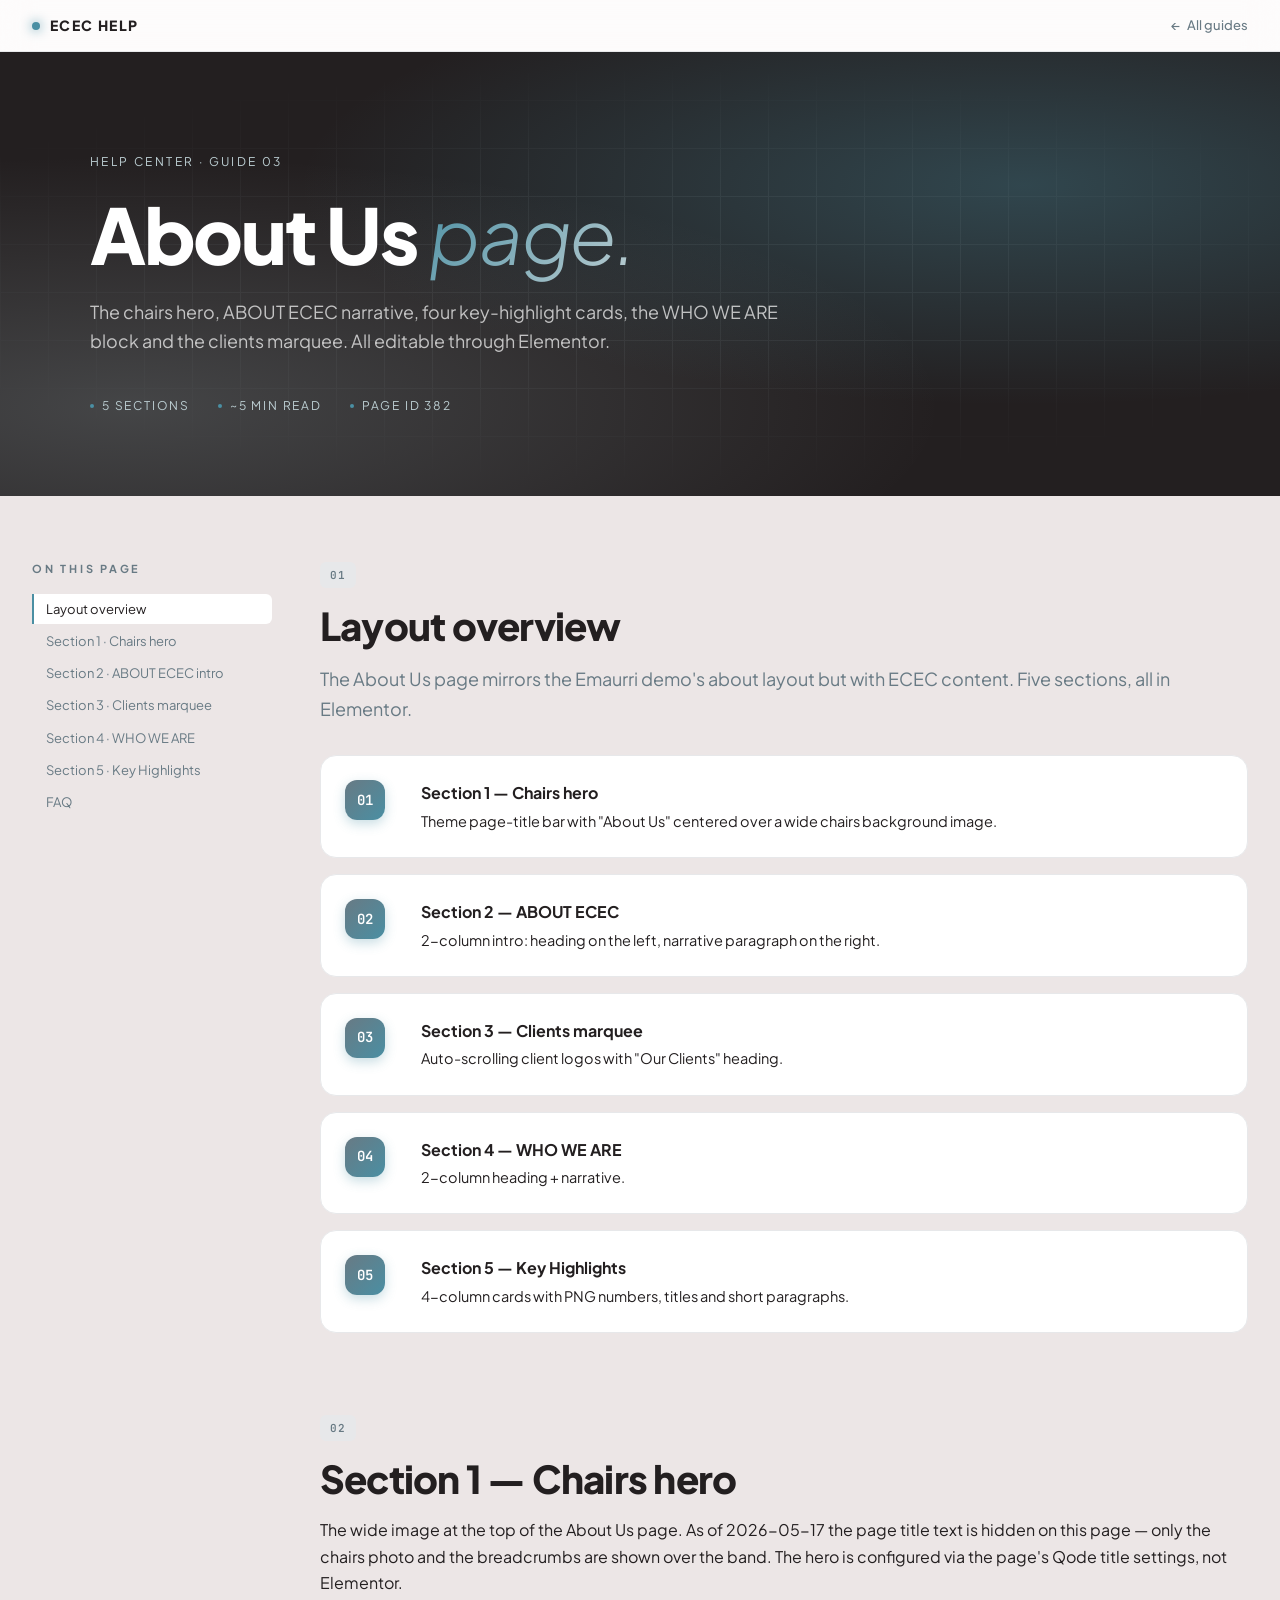
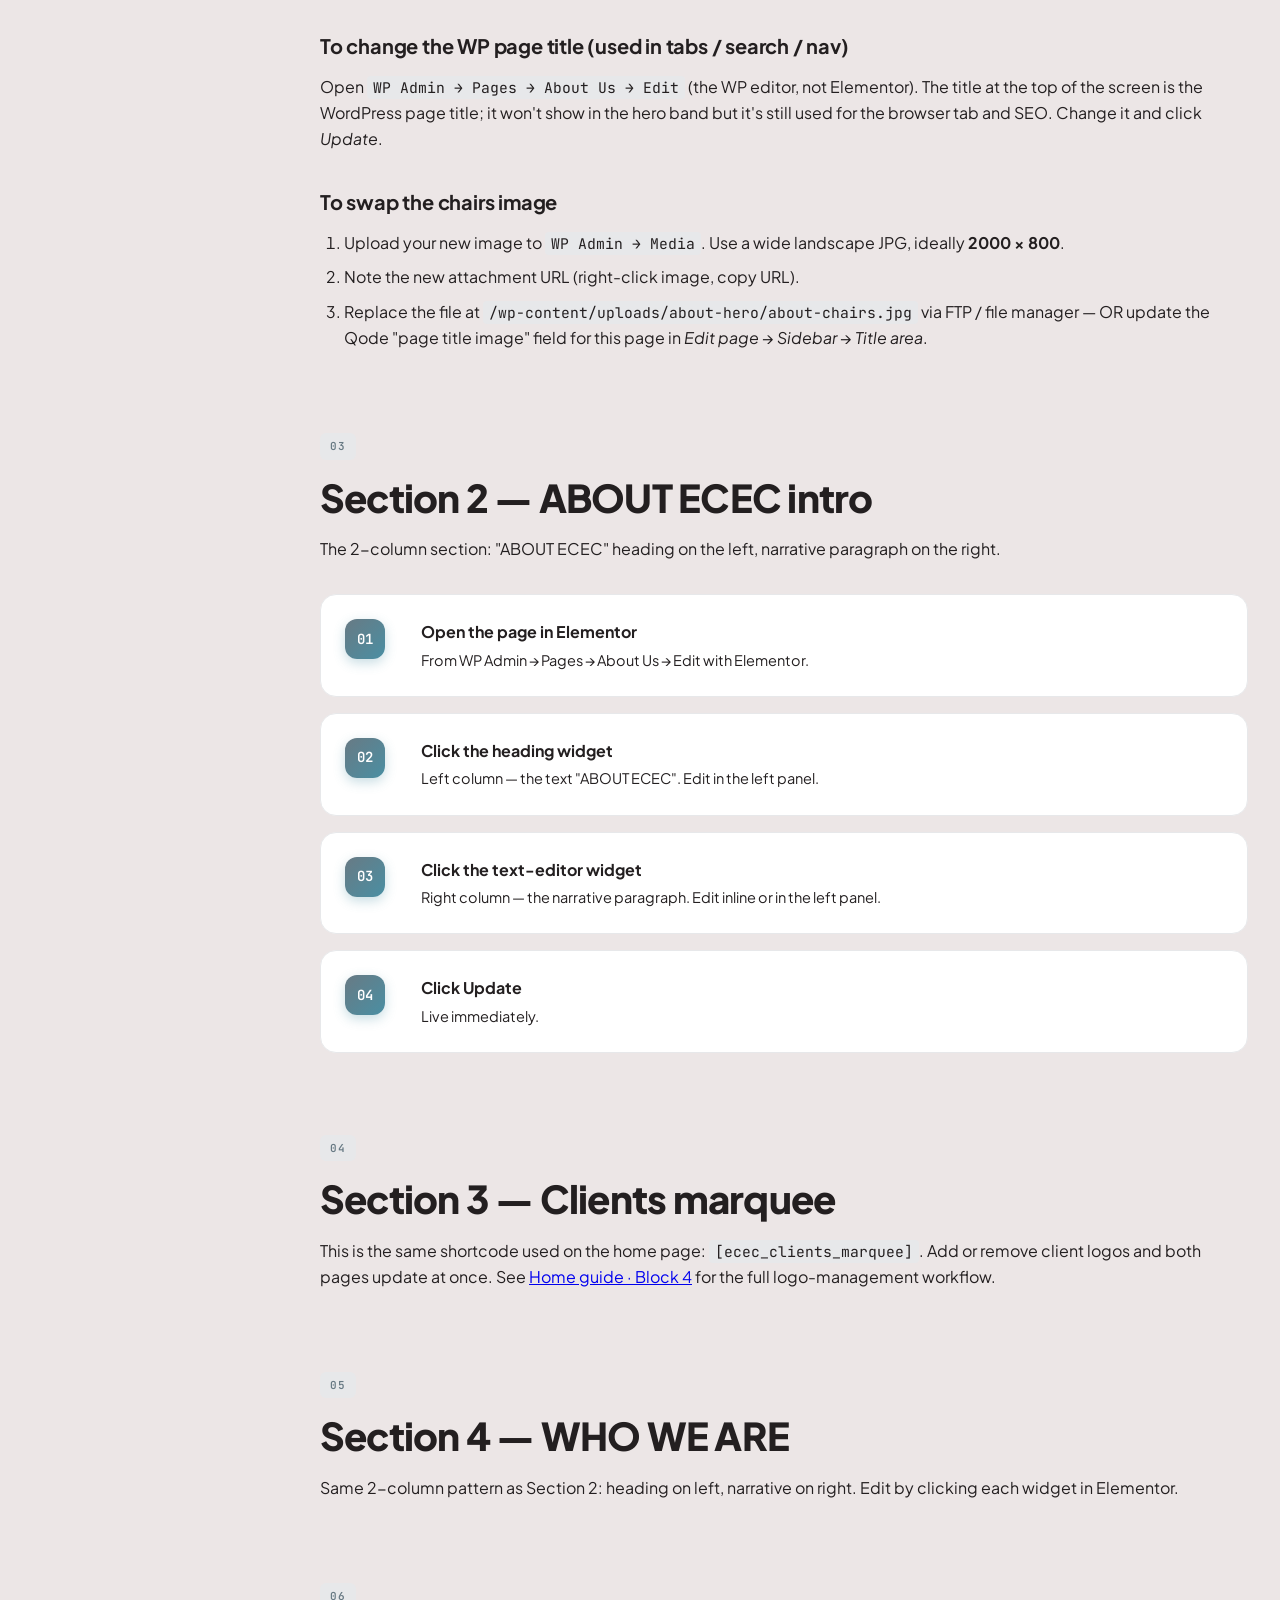
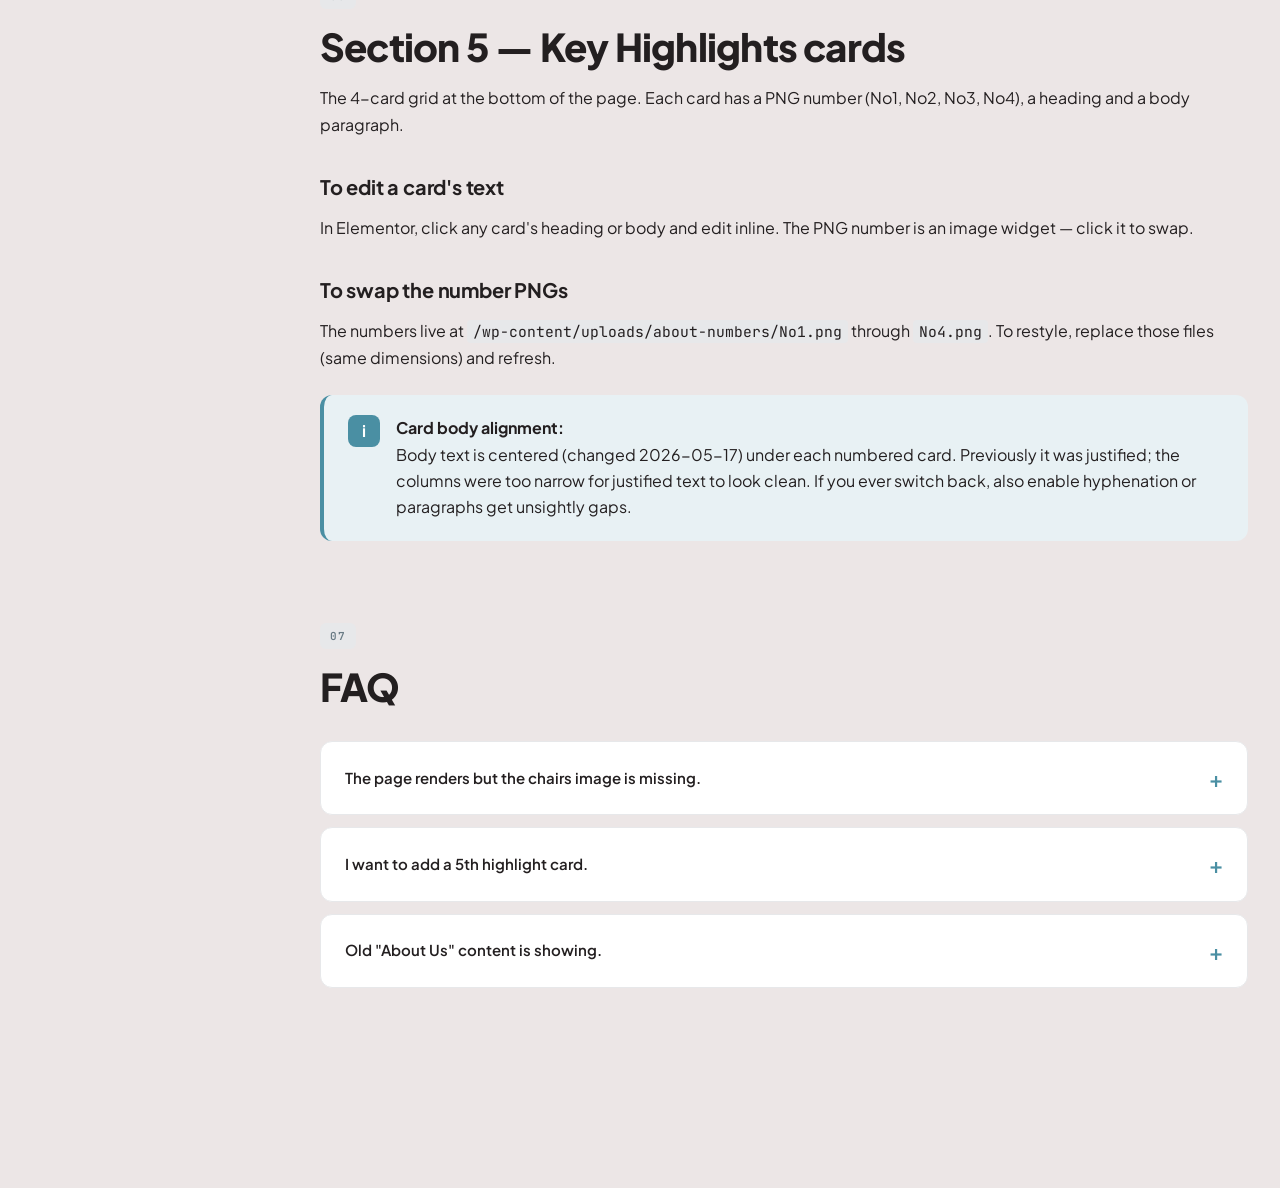
<file: help/about-us.html>
<!doctype html>
<html lang="en">
<head>
<meta charset="utf-8">
<meta name="viewport" content="width=device-width,initial-scale=1">
<title>About Us · ECEC Help</title>
<link rel="preconnect" href="https://fonts.googleapis.com">
<link rel="preconnect" href="https://fonts.gstatic.com" crossorigin>
<link href="https://fonts.googleapis.com/css2?family=Plus+Jakarta+Sans:wght@300;400;500;600;700;800&family=JetBrains+Mono:wght@400;600&display=swap" rel="stylesheet">
<link rel="stylesheet" href="_styles.css">
</head>
<body>

<header class="topbar">
  <a href="index.html" class="topbar__brand">ECEC Help</a>
  <a href="index.html" class="topbar__back">All guides</a>
  <div class="topbar__progress" id="bar"></div>
</header>

<section class="hero">
  <div class="hero__bg"></div>
  <div class="hero__grid"></div>
  <div class="hero__inner">
    <div class="hero__crumb"><a href="index.html">Help center</a> &middot; Guide 03</div>
    <h1 class="hero__title">About Us <span>page.</span></h1>
    <p class="hero__sub">The chairs hero, ABOUT ECEC narrative, four key-highlight cards, the WHO WE ARE block and the clients marquee. All editable through Elementor.</p>
    <div class="hero__meta">
      <span>5 sections</span>
      <span>~5 min read</span>
      <span>Page ID 382</span>
    </div>
  </div>
</section>

<div class="wrap">
  <aside class="toc">
    <h4>On this page</h4>
    <a href="#layout">Layout overview</a>
    <a href="#hero">Section 1 &middot; Chairs hero</a>
    <a href="#intro">Section 2 &middot; ABOUT ECEC intro</a>
    <a href="#marquee">Section 3 &middot; Clients marquee</a>
    <a href="#who">Section 4 &middot; WHO WE ARE</a>
    <a href="#cards">Section 5 &middot; Key Highlights</a>
    <a href="#faq">FAQ</a>
  </aside>

  <main class="content">

    <section class="sec reveal" id="layout">
      <span class="sec__num">01</span>
      <h2>Layout overview</h2>
      <p class="lead">The About Us page mirrors the Emaurri demo's about layout but with ECEC content. Five sections, all in Elementor.</p>

      <div class="steps">
        <div class="step"><div class="step__body"><strong>Section 1 &mdash; Chairs hero</strong>Theme page-title bar with "About Us" centered over a wide chairs background image.</div></div>
        <div class="step"><div class="step__body"><strong>Section 2 &mdash; ABOUT ECEC</strong>2-column intro: heading on the left, narrative paragraph on the right.</div></div>
        <div class="step"><div class="step__body"><strong>Section 3 &mdash; Clients marquee</strong>Auto-scrolling client logos with "Our Clients" heading.</div></div>
        <div class="step"><div class="step__body"><strong>Section 4 &mdash; WHO WE ARE</strong>2-column heading + narrative.</div></div>
        <div class="step"><div class="step__body"><strong>Section 5 &mdash; Key Highlights</strong>4-column cards with PNG numbers, titles and short paragraphs.</div></div>
      </div>
    </section>

    <section class="sec reveal" id="hero">
      <span class="sec__num">02</span>
      <h2>Section 1 &mdash; Chairs hero</h2>
      <p>The wide image at the top of the About Us page. As of 2026-05-17 the page title text is hidden on this page &mdash; only the chairs photo and the breadcrumbs are shown over the band. The hero is configured via the page's Qode title settings, not Elementor.</p>

      <h3>To change the WP page title (used in tabs / search / nav)</h3>
      <p>Open <code>WP Admin → Pages → About Us → Edit</code> (the WP editor, not Elementor). The title at the top of the screen is the WordPress page title; it won't show in the hero band but it's still used for the browser tab and SEO. Change it and click <em>Update</em>.</p>

      <h3>To swap the chairs image</h3>
      <ol>
        <li>Upload your new image to <code>WP Admin → Media</code>. Use a wide landscape JPG, ideally <strong>2000 &times; 800</strong>.</li>
        <li>Note the new attachment URL (right-click image, copy URL).</li>
        <li>Replace the file at <code>/wp-content/uploads/about-hero/about-chairs.jpg</code> via FTP / file manager &mdash; OR update the Qode "page title image" field for this page in <em>Edit page → Sidebar → Title area</em>.</li>
      </ol>
    </section>

    <section class="sec reveal" id="intro">
      <span class="sec__num">03</span>
      <h2>Section 2 &mdash; ABOUT ECEC intro</h2>
      <p>The 2-column section: "ABOUT ECEC" heading on the left, narrative paragraph on the right.</p>

      <div class="steps">
        <div class="step"><div class="step__body"><strong>Open the page in Elementor</strong>From WP Admin → Pages → About Us → Edit with Elementor.</div></div>
        <div class="step"><div class="step__body"><strong>Click the heading widget</strong>Left column &mdash; the text "ABOUT ECEC". Edit in the left panel.</div></div>
        <div class="step"><div class="step__body"><strong>Click the text-editor widget</strong>Right column &mdash; the narrative paragraph. Edit inline or in the left panel.</div></div>
        <div class="step"><div class="step__body"><strong>Click Update</strong>Live immediately.</div></div>
      </div>
    </section>

    <section class="sec reveal" id="marquee">
      <span class="sec__num">04</span>
      <h2>Section 3 &mdash; Clients marquee</h2>
      <p>This is the same shortcode used on the home page: <code>[ecec_clients_marquee]</code>. Add or remove client logos and both pages update at once. See <a href="home.html#block4">Home guide &middot; Block 4</a> for the full logo-management workflow.</p>
    </section>

    <section class="sec reveal" id="who">
      <span class="sec__num">05</span>
      <h2>Section 4 &mdash; WHO WE ARE</h2>
      <p>Same 2-column pattern as Section 2: heading on left, narrative on right. Edit by clicking each widget in Elementor.</p>
    </section>

    <section class="sec reveal" id="cards">
      <span class="sec__num">06</span>
      <h2>Section 5 &mdash; Key Highlights cards</h2>
      <p>The 4-card grid at the bottom of the page. Each card has a PNG number (No1, No2, No3, No4), a heading and a body paragraph.</p>

      <h3>To edit a card's text</h3>
      <p>In Elementor, click any card's heading or body and edit inline. The PNG number is an image widget &mdash; click it to swap.</p>

      <h3>To swap the number PNGs</h3>
      <p>The numbers live at <code>/wp-content/uploads/about-numbers/No1.png</code> through <code>No4.png</code>. To restyle, replace those files (same dimensions) and refresh.</p>

      <div class="callout callout--tip">
        <div class="callout__icon">i</div>
        <div>
          <strong>Card body alignment:</strong>
          <p>Body text is centered (changed 2026-05-17) under each numbered card. Previously it was justified; the columns were too narrow for justified text to look clean. If you ever switch back, also enable hyphenation or paragraphs get unsightly gaps.</p>
        </div>
      </div>
    </section>

    <section class="sec reveal" id="faq">
      <span class="sec__num">07</span>
      <h2>FAQ</h2>
      <div class="faq">
        <details>
          <summary>The page renders but the chairs image is missing.</summary>
          <div class="faq__body"><p>The image must exist at <code>/wp-content/uploads/about-hero/about-chairs.jpg</code>. Check via FTP / file manager. If it's there but still missing, hard refresh and clear Elementor cache.</p></div>
        </details>
        <details>
          <summary>I want to add a 5th highlight card.</summary>
          <div class="faq__body"><p>The CSS uses a 4-column grid. Adding a 5th card would put one alone on a second row. Either replace one of the existing four, or have a developer change the grid to 5 columns and add a No5.png.</p></div>
        </details>
        <details>
          <summary>Old "About Us" content is showing.</summary>
          <div class="faq__body"><p>Make sure your menu's About Us link points to <strong>page 382</strong>, not page 120 (the archived version). Check via WP Admin → Appearance → Menus → About Us → URL.</p></div>
        </details>
      </div>
    </section>

  </main>
</div>

<script src="_scripts.js"></script>
</body>
</html>
</file>
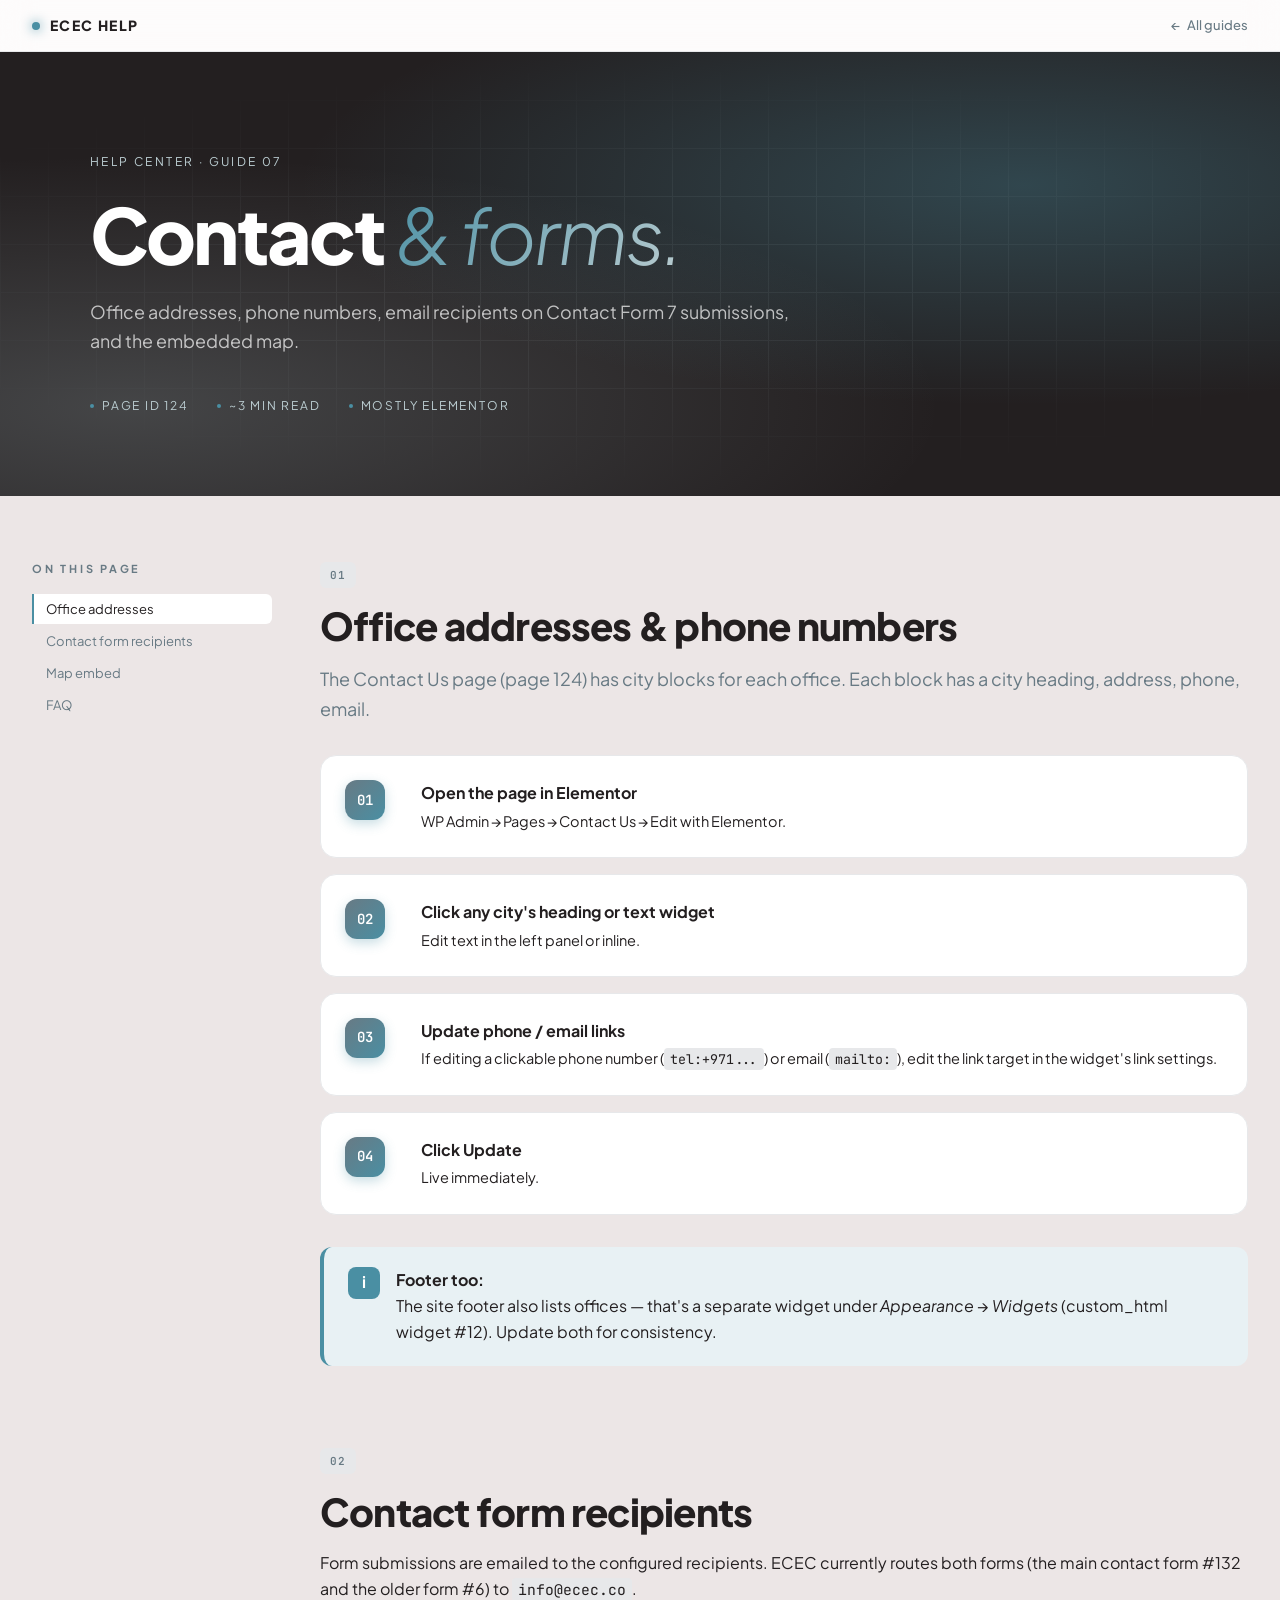
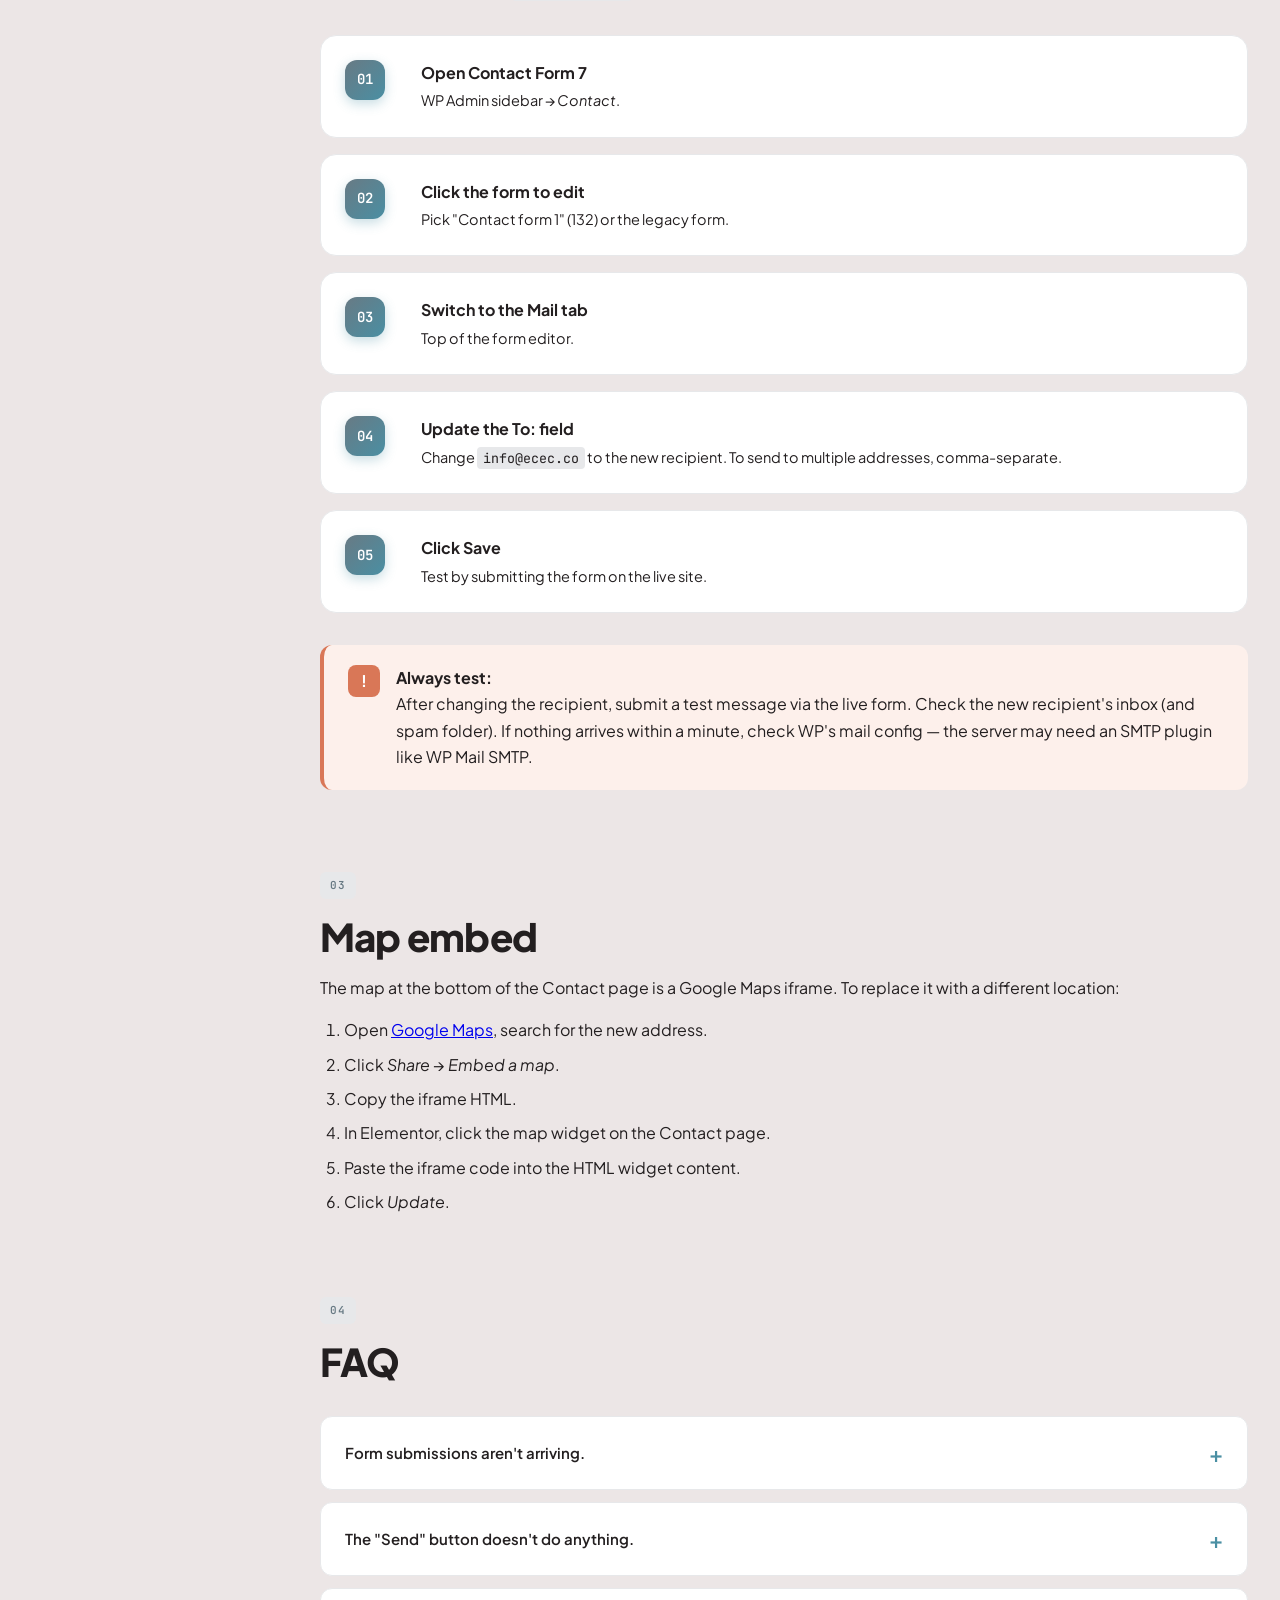
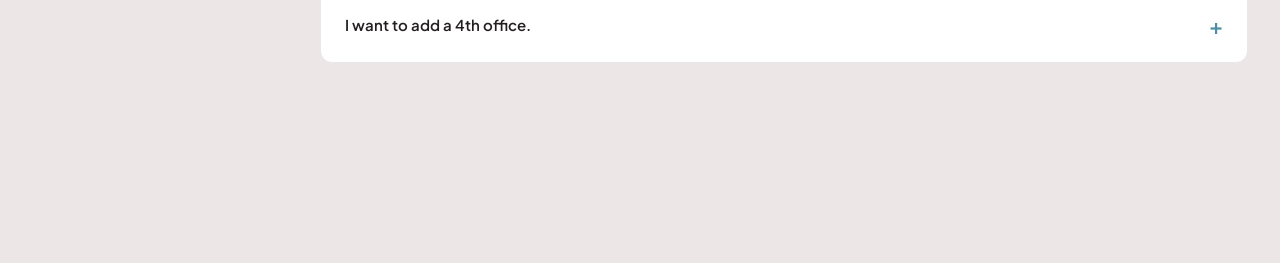
<file: help/contact.html>
<!doctype html>
<html lang="en">
<head>
<meta charset="utf-8">
<meta name="viewport" content="width=device-width,initial-scale=1">
<title>Contact &amp; Forms · ECEC Help</title>
<link rel="preconnect" href="https://fonts.googleapis.com">
<link rel="preconnect" href="https://fonts.gstatic.com" crossorigin>
<link href="https://fonts.googleapis.com/css2?family=Plus+Jakarta+Sans:wght@300;400;500;600;700;800&family=JetBrains+Mono:wght@400;600&display=swap" rel="stylesheet">
<link rel="stylesheet" href="_styles.css">
</head>
<body>

<header class="topbar">
  <a href="index.html" class="topbar__brand">ECEC Help</a>
  <a href="index.html" class="topbar__back">All guides</a>
  <div class="topbar__progress" id="bar"></div>
</header>

<section class="hero">
  <div class="hero__bg"></div>
  <div class="hero__grid"></div>
  <div class="hero__inner">
    <div class="hero__crumb"><a href="index.html">Help center</a> &middot; Guide 07</div>
    <h1 class="hero__title">Contact <span>&amp; forms.</span></h1>
    <p class="hero__sub">Office addresses, phone numbers, email recipients on Contact Form 7 submissions, and the embedded map.</p>
    <div class="hero__meta">
      <span>Page ID 124</span>
      <span>~3 min read</span>
      <span>Mostly Elementor</span>
    </div>
  </div>
</section>

<div class="wrap">
  <aside class="toc">
    <h4>On this page</h4>
    <a href="#offices">Office addresses</a>
    <a href="#form">Contact form recipients</a>
    <a href="#map">Map embed</a>
    <a href="#faq">FAQ</a>
  </aside>

  <main class="content">

    <section class="sec reveal" id="offices">
      <span class="sec__num">01</span>
      <h2>Office addresses &amp; phone numbers</h2>
      <p class="lead">The Contact Us page (page 124) has city blocks for each office. Each block has a city heading, address, phone, email.</p>

      <div class="steps">
        <div class="step"><div class="step__body"><strong>Open the page in Elementor</strong>WP Admin → Pages → Contact Us → Edit with Elementor.</div></div>
        <div class="step"><div class="step__body"><strong>Click any city's heading or text widget</strong>Edit text in the left panel or inline.</div></div>
        <div class="step"><div class="step__body"><strong>Update phone / email links</strong>If editing a clickable phone number (<code>tel:+971...</code>) or email (<code>mailto:</code>), edit the link target in the widget's link settings.</div></div>
        <div class="step"><div class="step__body"><strong>Click Update</strong>Live immediately.</div></div>
      </div>

      <div class="callout callout--tip">
        <div class="callout__icon">i</div>
        <div>
          <strong>Footer too:</strong>
          <p>The site footer also lists offices &mdash; that's a separate widget under <em>Appearance → Widgets</em> (custom_html widget #12). Update both for consistency.</p>
        </div>
      </div>
    </section>

    <section class="sec reveal" id="form">
      <span class="sec__num">02</span>
      <h2>Contact form recipients</h2>
      <p>Form submissions are emailed to the configured recipients. ECEC currently routes both forms (the main contact form #132 and the older form #6) to <code>info@ecec.co</code>.</p>

      <div class="steps">
        <div class="step"><div class="step__body"><strong>Open Contact Form 7</strong>WP Admin sidebar → <em>Contact</em>.</div></div>
        <div class="step"><div class="step__body"><strong>Click the form to edit</strong>Pick "Contact form 1" (132) or the legacy form.</div></div>
        <div class="step"><div class="step__body"><strong>Switch to the Mail tab</strong>Top of the form editor.</div></div>
        <div class="step"><div class="step__body"><strong>Update the To: field</strong>Change <code>info@ecec.co</code> to the new recipient. To send to multiple addresses, comma-separate.</div></div>
        <div class="step"><div class="step__body"><strong>Click Save</strong>Test by submitting the form on the live site.</div></div>
      </div>

      <div class="callout callout--warn">
        <div class="callout__icon">!</div>
        <div>
          <strong>Always test:</strong>
          <p>After changing the recipient, submit a test message via the live form. Check the new recipient's inbox (and spam folder). If nothing arrives within a minute, check WP's mail config &mdash; the server may need an SMTP plugin like WP Mail SMTP.</p>
        </div>
      </div>
    </section>

    <section class="sec reveal" id="map">
      <span class="sec__num">03</span>
      <h2>Map embed</h2>
      <p>The map at the bottom of the Contact page is a Google Maps iframe. To replace it with a different location:</p>

      <ol>
        <li>Open <a href="https://maps.google.com" target="_blank" rel="noopener">Google Maps</a>, search for the new address.</li>
        <li>Click <em>Share → Embed a map</em>.</li>
        <li>Copy the iframe HTML.</li>
        <li>In Elementor, click the map widget on the Contact page.</li>
        <li>Paste the iframe code into the HTML widget content.</li>
        <li>Click <em>Update</em>.</li>
      </ol>
    </section>

    <section class="sec reveal" id="faq">
      <span class="sec__num">04</span>
      <h2>FAQ</h2>
      <div class="faq">
        <details>
          <summary>Form submissions aren't arriving.</summary>
          <div class="faq__body"><p>Check spam first. If still missing, the WP server may need an SMTP plugin to actually deliver mail. Install <em>WP Mail SMTP</em> and configure with your provider's credentials (Gmail, Mailgun, etc.).</p></div>
        </details>
        <details>
          <summary>The "Send" button doesn't do anything.</summary>
          <div class="faq__body"><p>Browser console (F12 → Console) usually shows the error. Most common cause: a JS plugin conflict. Try deactivating recent plugins one at a time.</p></div>
        </details>
        <details>
          <summary>I want to add a 4th office.</summary>
          <div class="faq__body"><p>In Elementor, right-click an existing office block → <em>Duplicate</em>. Edit the city/address/contact details on the copy. Reposition with drag.</p></div>
        </details>
      </div>
    </section>

  </main>
</div>

<script src="_scripts.js"></script>
</body>
</html>
</file>
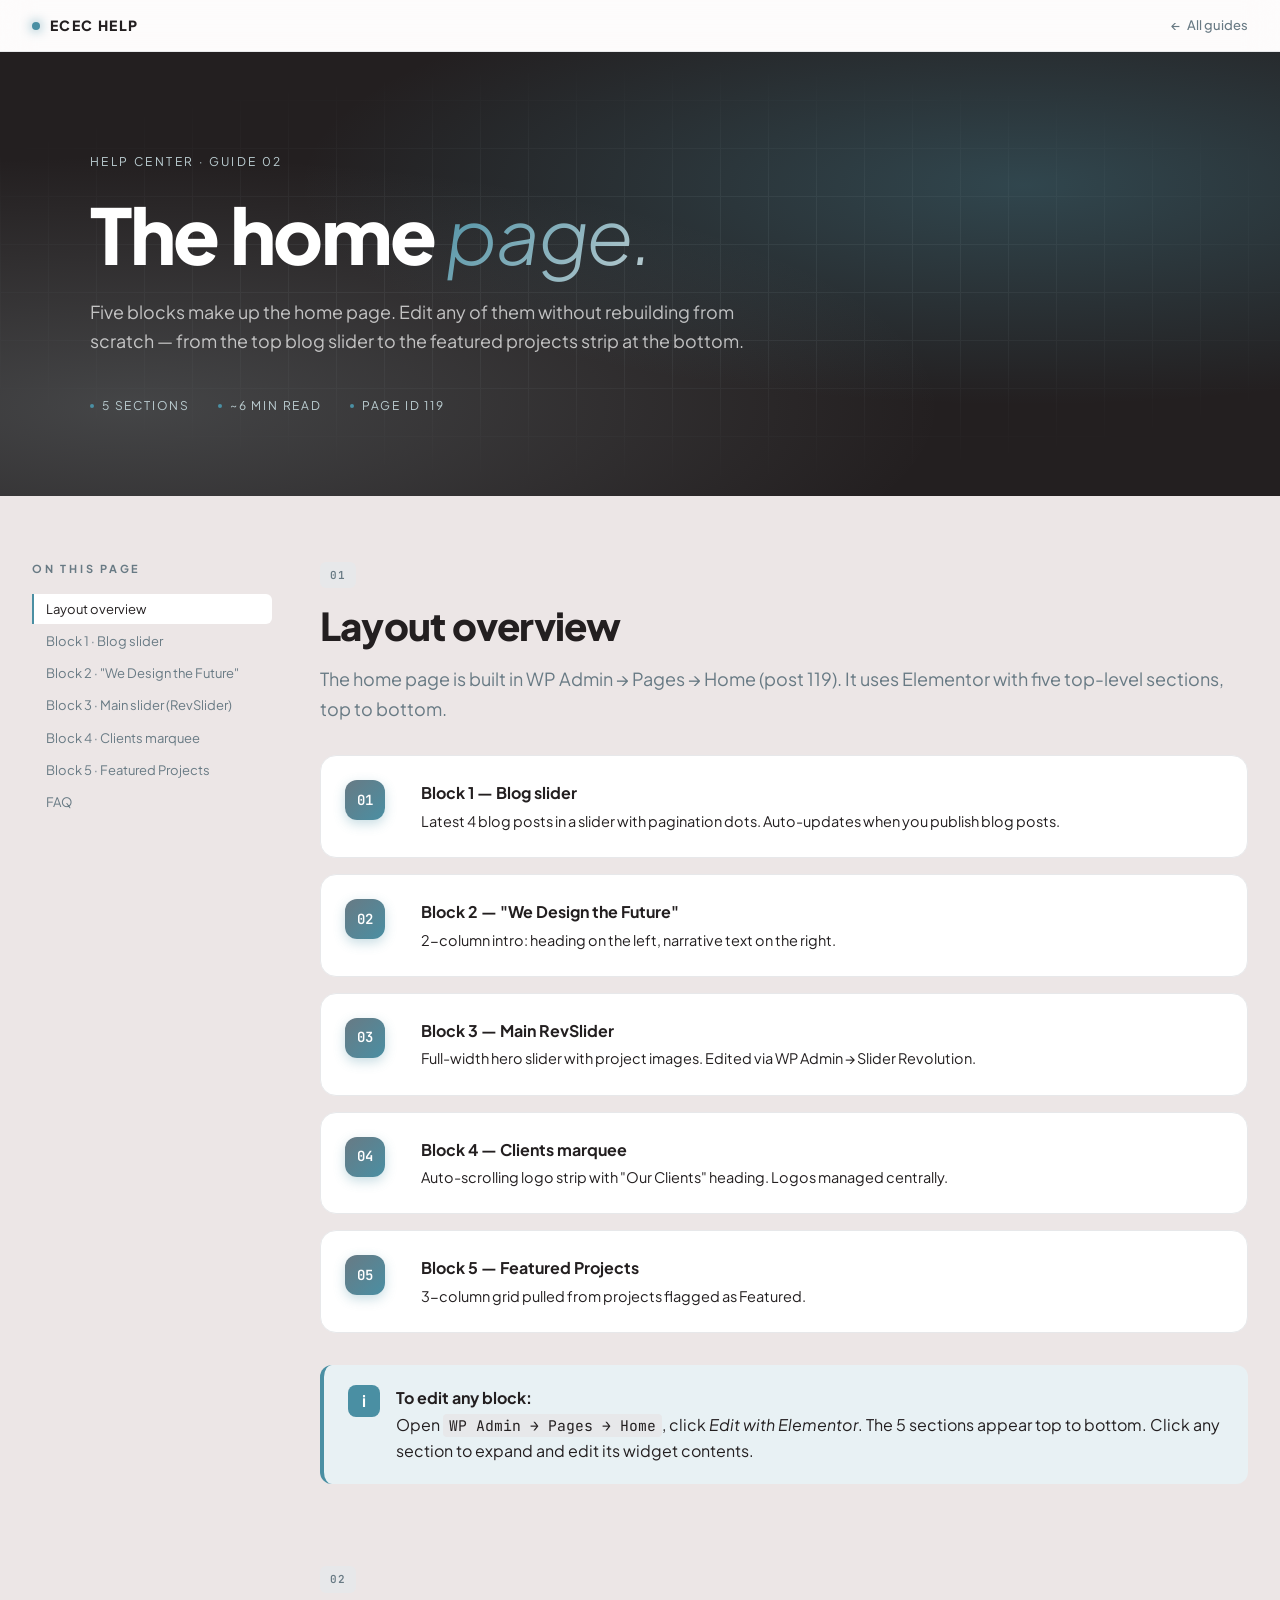
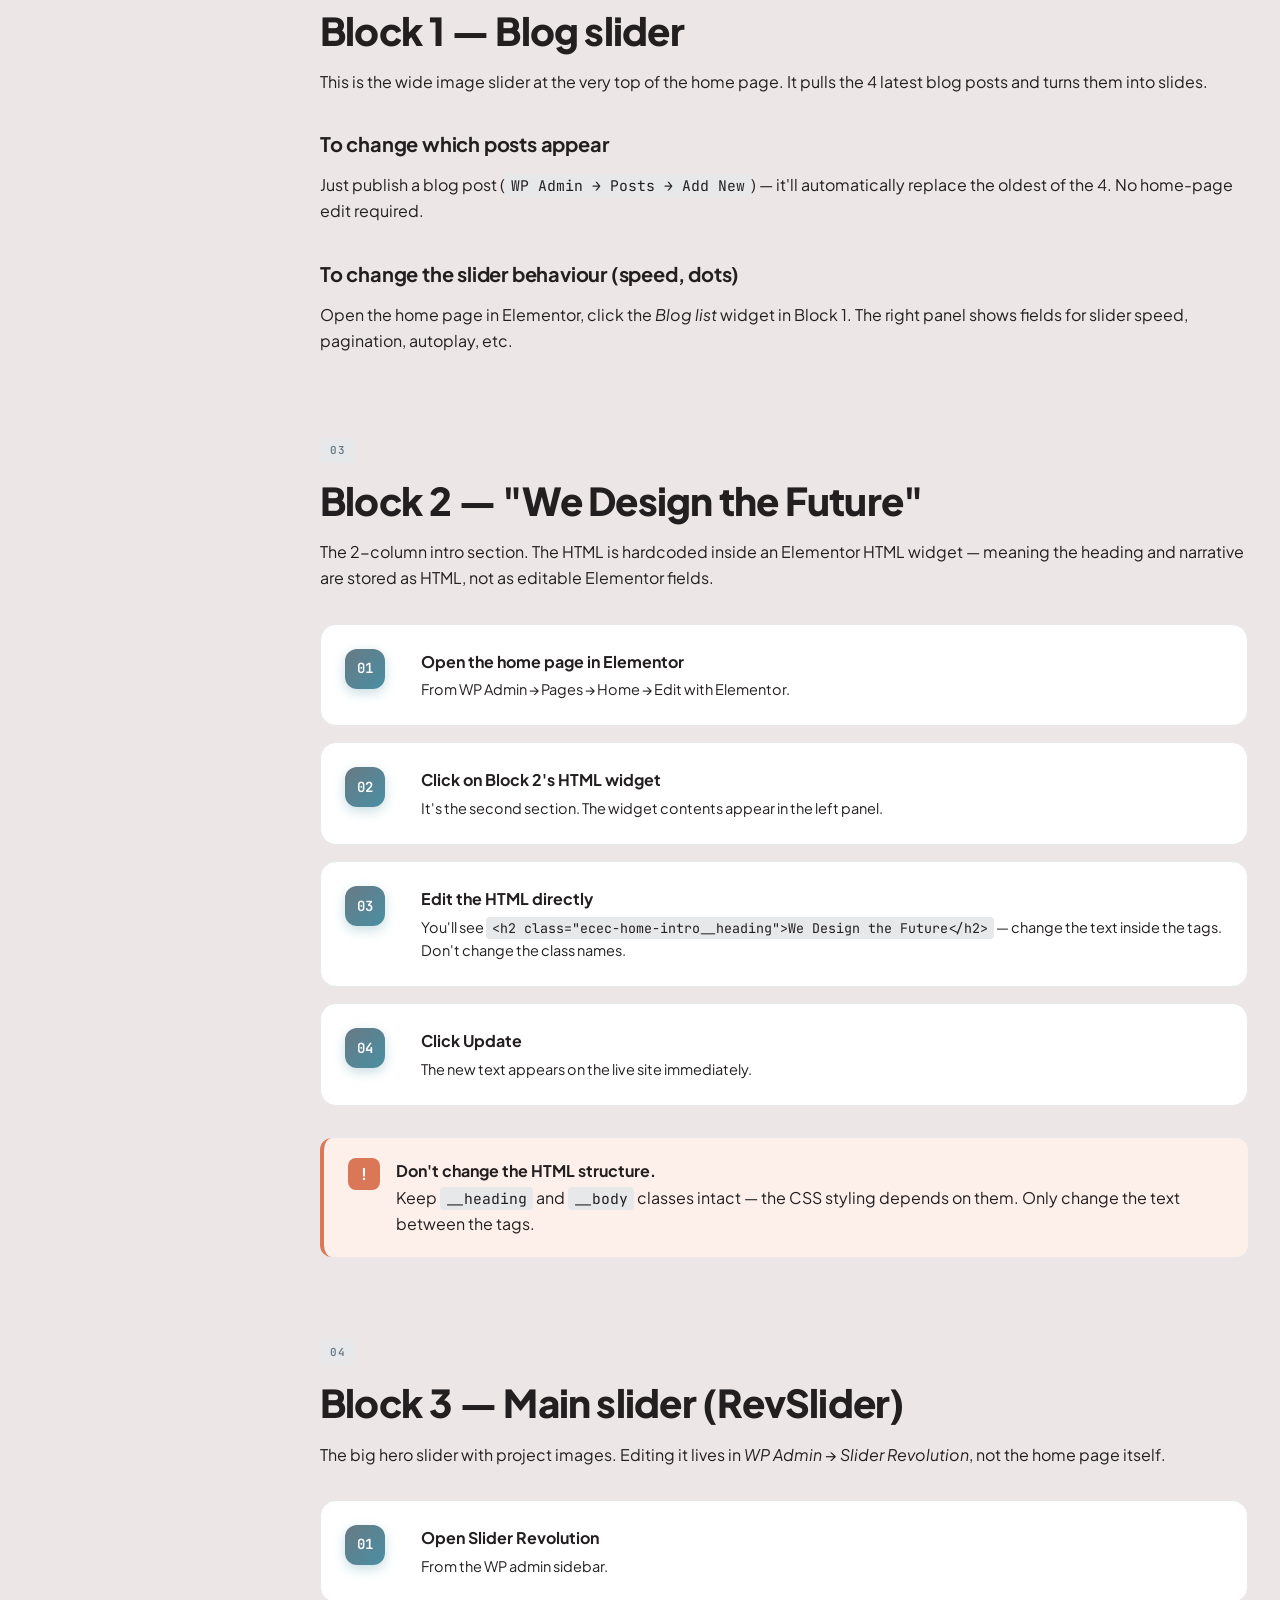
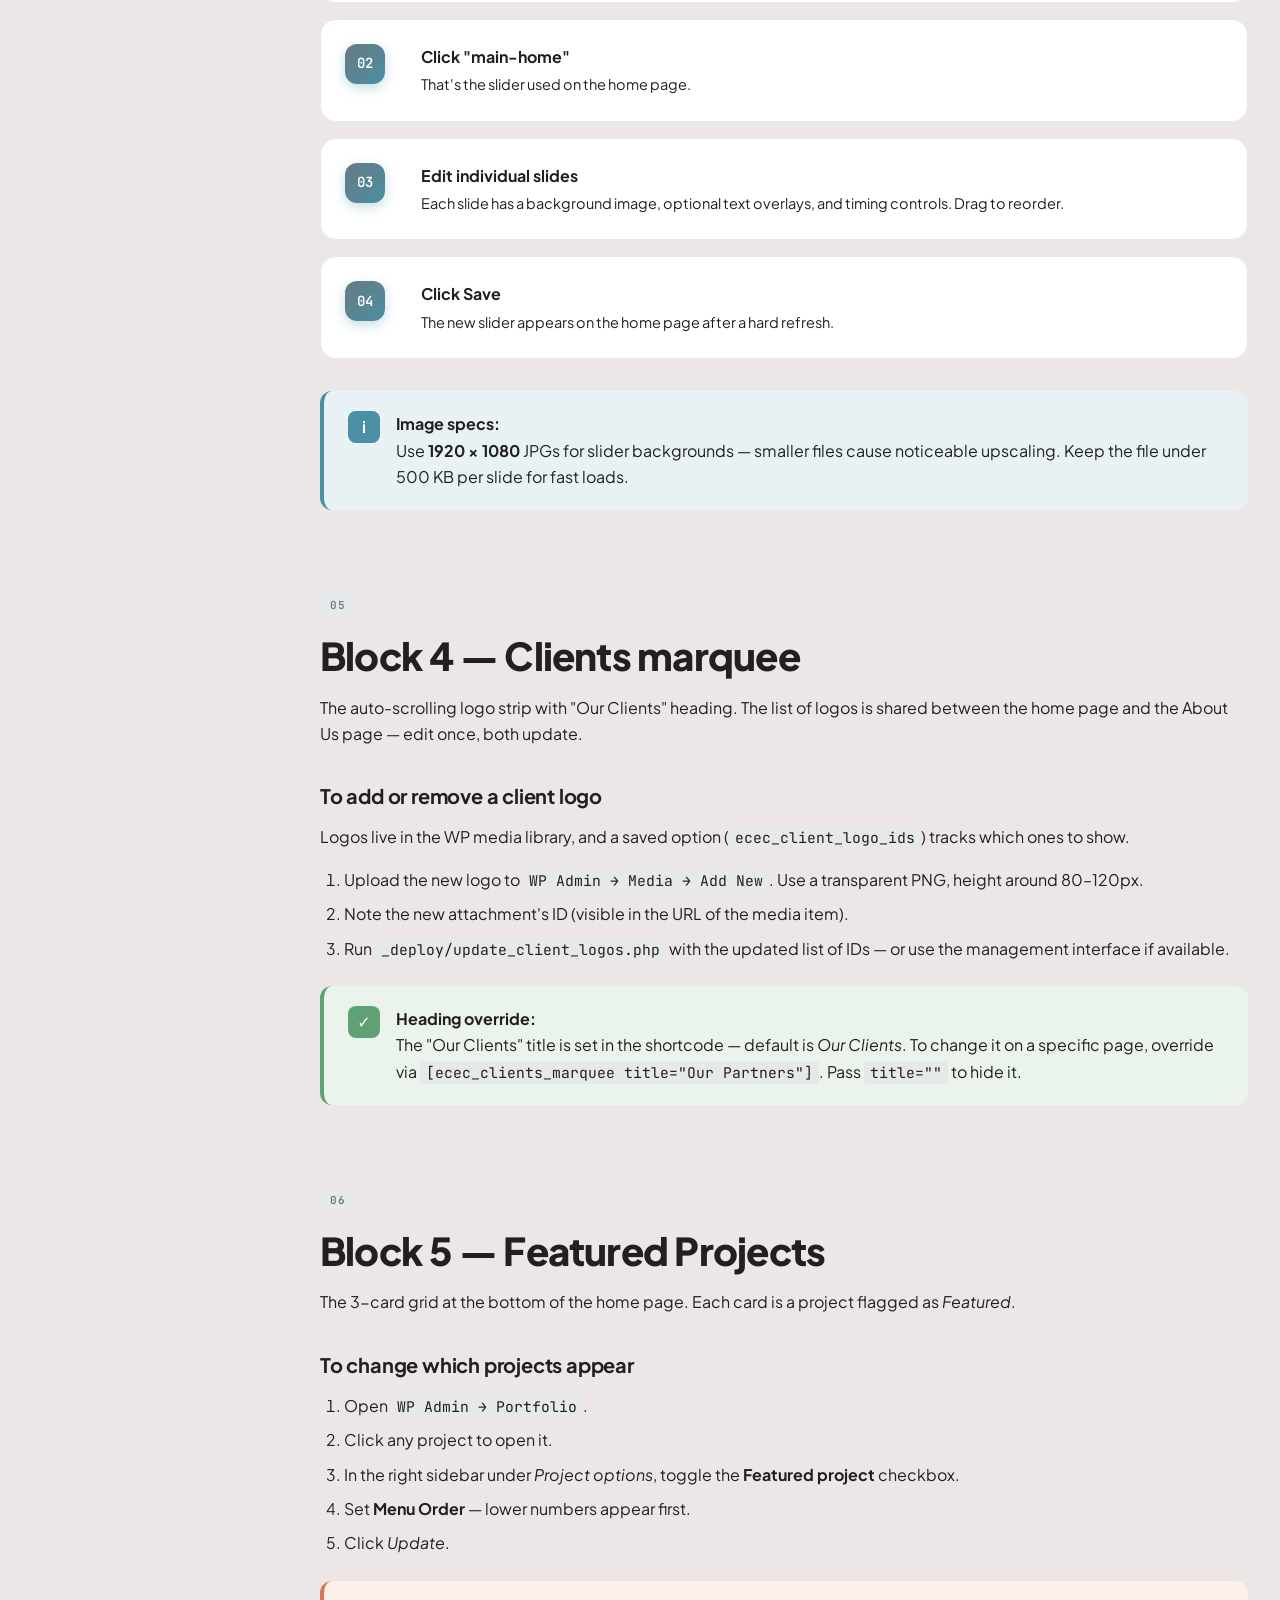
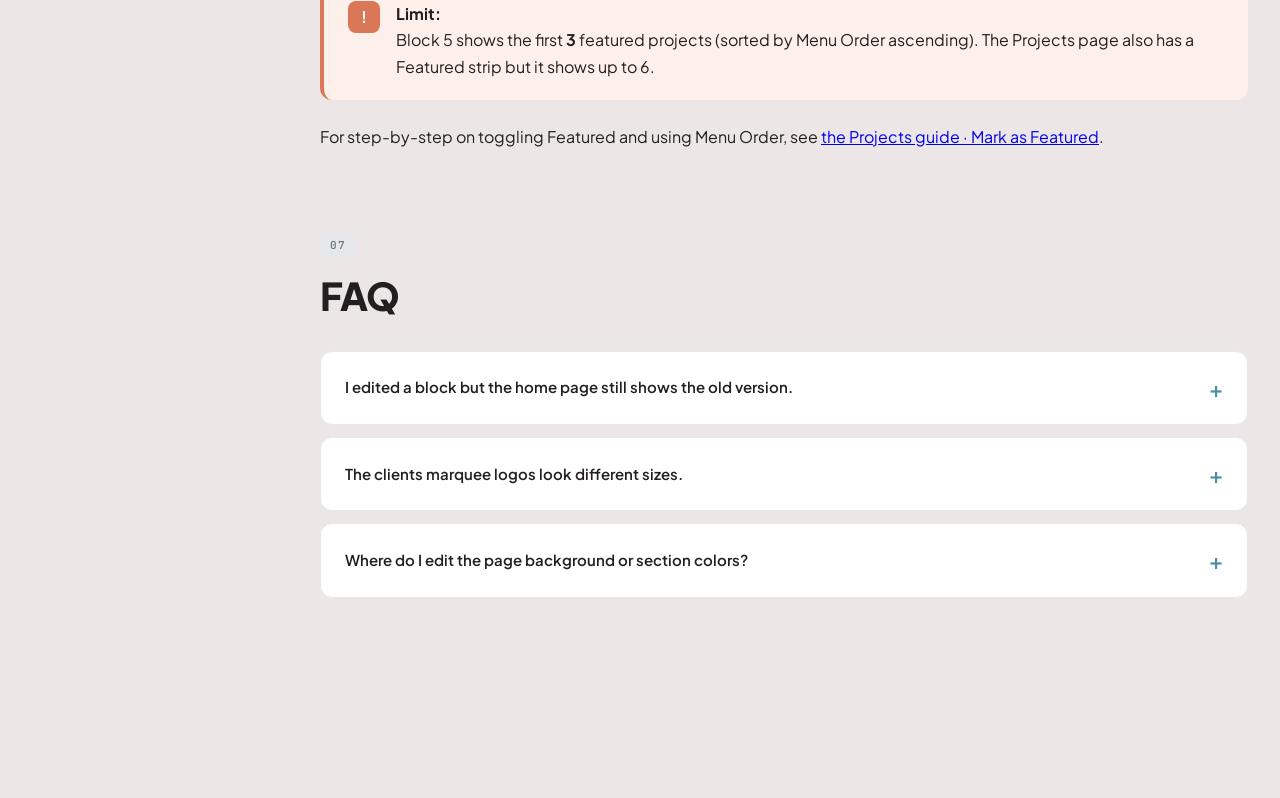
<file: help/home.html>
<!doctype html>
<html lang="en">
<head>
<meta charset="utf-8">
<meta name="viewport" content="width=device-width,initial-scale=1">
<title>Home Page · ECEC Help</title>
<link rel="preconnect" href="https://fonts.googleapis.com">
<link rel="preconnect" href="https://fonts.gstatic.com" crossorigin>
<link href="https://fonts.googleapis.com/css2?family=Plus+Jakarta+Sans:wght@300;400;500;600;700;800&family=JetBrains+Mono:wght@400;600&display=swap" rel="stylesheet">
<link rel="stylesheet" href="_styles.css">
</head>
<body>

<header class="topbar">
  <a href="index.html" class="topbar__brand">ECEC Help</a>
  <a href="index.html" class="topbar__back">All guides</a>
  <div class="topbar__progress" id="bar"></div>
</header>

<section class="hero">
  <div class="hero__bg"></div>
  <div class="hero__grid"></div>
  <div class="hero__inner">
    <div class="hero__crumb"><a href="index.html">Help center</a> &middot; Guide 02</div>
    <h1 class="hero__title">The home <span>page.</span></h1>
    <p class="hero__sub">Five blocks make up the home page. Edit any of them without rebuilding from scratch &mdash; from the top blog slider to the featured projects strip at the bottom.</p>
    <div class="hero__meta">
      <span>5 sections</span>
      <span>~6 min read</span>
      <span>Page ID 119</span>
    </div>
  </div>
</section>

<div class="wrap">
  <aside class="toc">
    <h4>On this page</h4>
    <a href="#layout">Layout overview</a>
    <a href="#block1">Block 1 &middot; Blog slider</a>
    <a href="#block2">Block 2 &middot; "We Design the Future"</a>
    <a href="#block3">Block 3 &middot; Main slider (RevSlider)</a>
    <a href="#block4">Block 4 &middot; Clients marquee</a>
    <a href="#block5">Block 5 &middot; Featured Projects</a>
    <a href="#faq">FAQ</a>
  </aside>

  <main class="content">

    <section class="sec reveal" id="layout">
      <span class="sec__num">01</span>
      <h2>Layout overview</h2>
      <p class="lead">The home page is built in WP Admin → Pages → Home (post 119). It uses Elementor with five top-level sections, top to bottom.</p>

      <div class="steps">
        <div class="step"><div class="step__body"><strong>Block 1 &mdash; Blog slider</strong>Latest 4 blog posts in a slider with pagination dots. Auto-updates when you publish blog posts.</div></div>
        <div class="step"><div class="step__body"><strong>Block 2 &mdash; "We Design the Future"</strong>2-column intro: heading on the left, narrative text on the right.</div></div>
        <div class="step"><div class="step__body"><strong>Block 3 &mdash; Main RevSlider</strong>Full-width hero slider with project images. Edited via WP Admin → Slider Revolution.</div></div>
        <div class="step"><div class="step__body"><strong>Block 4 &mdash; Clients marquee</strong>Auto-scrolling logo strip with "Our Clients" heading. Logos managed centrally.</div></div>
        <div class="step"><div class="step__body"><strong>Block 5 &mdash; Featured Projects</strong>3-column grid pulled from projects flagged as Featured.</div></div>
      </div>

      <div class="callout callout--tip">
        <div class="callout__icon">i</div>
        <div>
          <strong>To edit any block:</strong>
          <p>Open <code>WP Admin → Pages → Home</code>, click <em>Edit with Elementor</em>. The 5 sections appear top to bottom. Click any section to expand and edit its widget contents.</p>
        </div>
      </div>
    </section>

    <section class="sec reveal" id="block1">
      <span class="sec__num">02</span>
      <h2>Block 1 &mdash; Blog slider</h2>
      <p>This is the wide image slider at the very top of the home page. It pulls the 4 latest blog posts and turns them into slides.</p>
      <h3>To change which posts appear</h3>
      <p>Just publish a blog post (<code>WP Admin → Posts → Add New</code>) &mdash; it'll automatically replace the oldest of the 4. No home-page edit required.</p>
      <h3>To change the slider behaviour (speed, dots)</h3>
      <p>Open the home page in Elementor, click the <em>Blog list</em> widget in Block 1. The right panel shows fields for slider speed, pagination, autoplay, etc.</p>
    </section>

    <section class="sec reveal" id="block2">
      <span class="sec__num">03</span>
      <h2>Block 2 &mdash; "We Design the Future"</h2>
      <p>The 2-column intro section. The HTML is hardcoded inside an Elementor HTML widget &mdash; meaning the heading and narrative are stored as HTML, not as editable Elementor fields.</p>

      <div class="steps">
        <div class="step"><div class="step__body"><strong>Open the home page in Elementor</strong>From WP Admin → Pages → Home → Edit with Elementor.</div></div>
        <div class="step"><div class="step__body"><strong>Click on Block 2's HTML widget</strong>It's the second section. The widget contents appear in the left panel.</div></div>
        <div class="step"><div class="step__body"><strong>Edit the HTML directly</strong>You'll see <code>&lt;h2 class="ecec-home-intro__heading"&gt;We Design the Future&lt;/h2&gt;</code> &mdash; change the text inside the tags. Don't change the class names.</div></div>
        <div class="step"><div class="step__body"><strong>Click Update</strong>The new text appears on the live site immediately.</div></div>
      </div>

      <div class="callout callout--warn">
        <div class="callout__icon">!</div>
        <div>
          <strong>Don't change the HTML structure.</strong>
          <p>Keep <code>__heading</code> and <code>__body</code> classes intact &mdash; the CSS styling depends on them. Only change the text between the tags.</p>
        </div>
      </div>
    </section>

    <section class="sec reveal" id="block3">
      <span class="sec__num">04</span>
      <h2>Block 3 &mdash; Main slider (RevSlider)</h2>
      <p>The big hero slider with project images. Editing it lives in <em>WP Admin → Slider Revolution</em>, not the home page itself.</p>

      <div class="steps">
        <div class="step"><div class="step__body"><strong>Open Slider Revolution</strong>From the WP admin sidebar.</div></div>
        <div class="step"><div class="step__body"><strong>Click "main-home"</strong>That's the slider used on the home page.</div></div>
        <div class="step"><div class="step__body"><strong>Edit individual slides</strong>Each slide has a background image, optional text overlays, and timing controls. Drag to reorder.</div></div>
        <div class="step"><div class="step__body"><strong>Click Save</strong>The new slider appears on the home page after a hard refresh.</div></div>
      </div>

      <div class="callout callout--tip">
        <div class="callout__icon">i</div>
        <div>
          <strong>Image specs:</strong>
          <p>Use <strong>1920 &times; 1080</strong> JPGs for slider backgrounds &mdash; smaller files cause noticeable upscaling. Keep the file under 500 KB per slide for fast loads.</p>
        </div>
      </div>
    </section>

    <section class="sec reveal" id="block4">
      <span class="sec__num">05</span>
      <h2>Block 4 &mdash; Clients marquee</h2>
      <p>The auto-scrolling logo strip with "Our Clients" heading. The list of logos is shared between the home page and the About Us page &mdash; edit once, both update.</p>

      <h3>To add or remove a client logo</h3>
      <p>Logos live in the WP media library, and a saved option (<code>ecec_client_logo_ids</code>) tracks which ones to show.</p>
      <ol>
        <li>Upload the new logo to <code>WP Admin → Media → Add New</code>. Use a transparent PNG, height around 80&ndash;120px.</li>
        <li>Note the new attachment's ID (visible in the URL of the media item).</li>
        <li>Run <code>_deploy/update_client_logos.php</code> with the updated list of IDs &mdash; or use the management interface if available.</li>
      </ol>

      <div class="callout callout--ok">
        <div class="callout__icon">✓</div>
        <div>
          <strong>Heading override:</strong>
          <p>The "Our Clients" title is set in the shortcode &mdash; default is <em>Our Clients</em>. To change it on a specific page, override via <code>[ecec_clients_marquee title="Our Partners"]</code>. Pass <code>title=""</code> to hide it.</p>
        </div>
      </div>
    </section>

    <section class="sec reveal" id="block5">
      <span class="sec__num">06</span>
      <h2>Block 5 &mdash; Featured Projects</h2>
      <p>The 3-card grid at the bottom of the home page. Each card is a project flagged as <em>Featured</em>.</p>

      <h3>To change which projects appear</h3>
      <ol>
        <li>Open <code>WP Admin → Portfolio</code>.</li>
        <li>Click any project to open it.</li>
        <li>In the right sidebar under <em>Project options</em>, toggle the <strong>Featured project</strong> checkbox.</li>
        <li>Set <strong>Menu Order</strong> &mdash; lower numbers appear first.</li>
        <li>Click <em>Update</em>.</li>
      </ol>

      <div class="callout callout--warn">
        <div class="callout__icon">!</div>
        <div>
          <strong>Limit:</strong>
          <p>Block 5 shows the first <strong>3</strong> featured projects (sorted by Menu Order ascending). The Projects page also has a Featured strip but it shows up to 6.</p>
        </div>
      </div>
      <p>For step-by-step on toggling Featured and using Menu Order, see <a href="projects.html#featured">the Projects guide &middot; Mark as Featured</a>.</p>
    </section>

    <section class="sec reveal" id="faq">
      <span class="sec__num">07</span>
      <h2>FAQ</h2>
      <div class="faq">
        <details>
          <summary>I edited a block but the home page still shows the old version.</summary>
          <div class="faq__body"><p>Two-step fix: (1) hard refresh in your browser with <kbd>Ctrl</kbd> + <kbd>F5</kbd>; (2) clear Elementor's CSS cache from <em>Elementor → Tools → Regenerate CSS &amp; Data</em>.</p></div>
        </details>
        <details>
          <summary>The clients marquee logos look different sizes.</summary>
          <div class="faq__body"><p>Make sure each logo is exported with <strong>consistent height</strong> (e.g. 100px tall) and transparent background. Different intrinsic heights cause uneven rendering even though our CSS forces a row height.</p></div>
        </details>
        <details>
          <summary>Where do I edit the page background or section colors?</summary>
          <div class="faq__body"><p>Open the home page in Elementor → click any section's handle → in the left panel switch to <em>Style</em> tab → background color/image. Save.</p></div>
        </details>
      </div>
    </section>

  </main>
</div>

<script src="_scripts.js"></script>
</body>
</html>
</file>
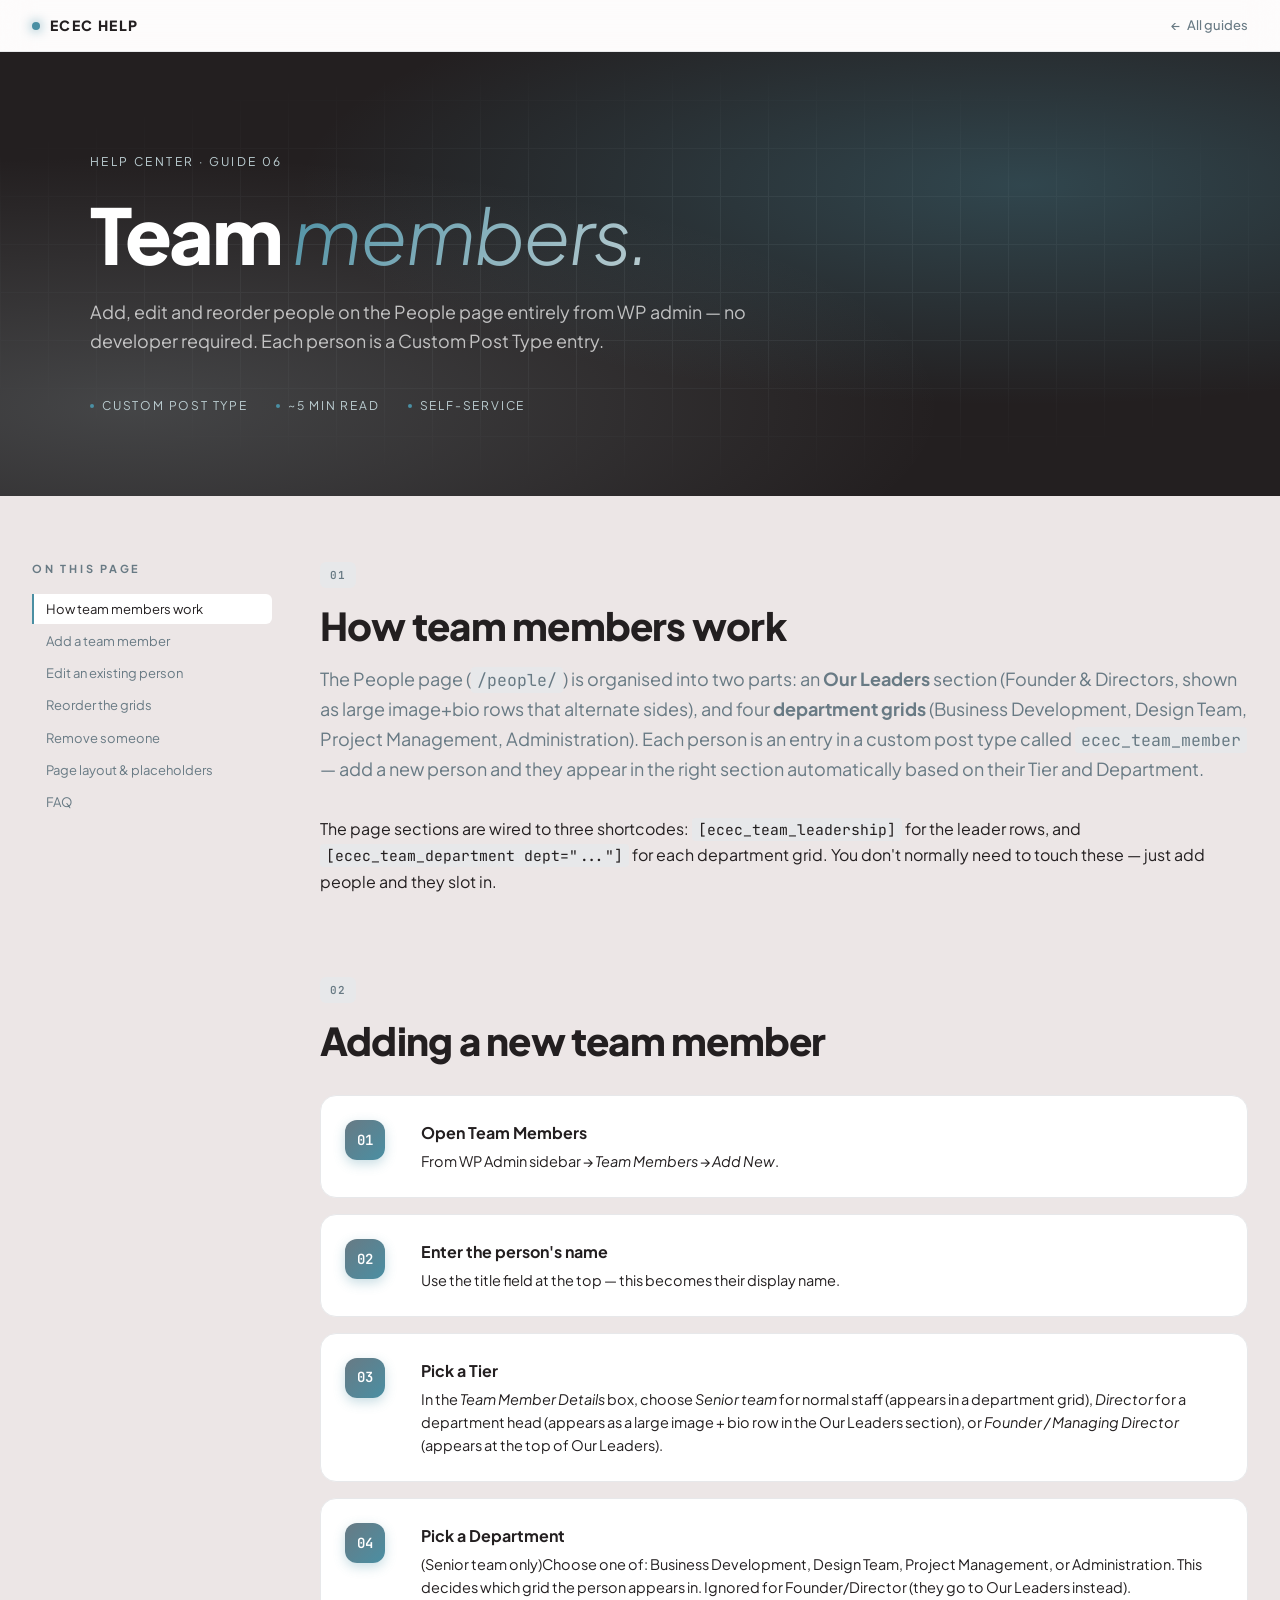
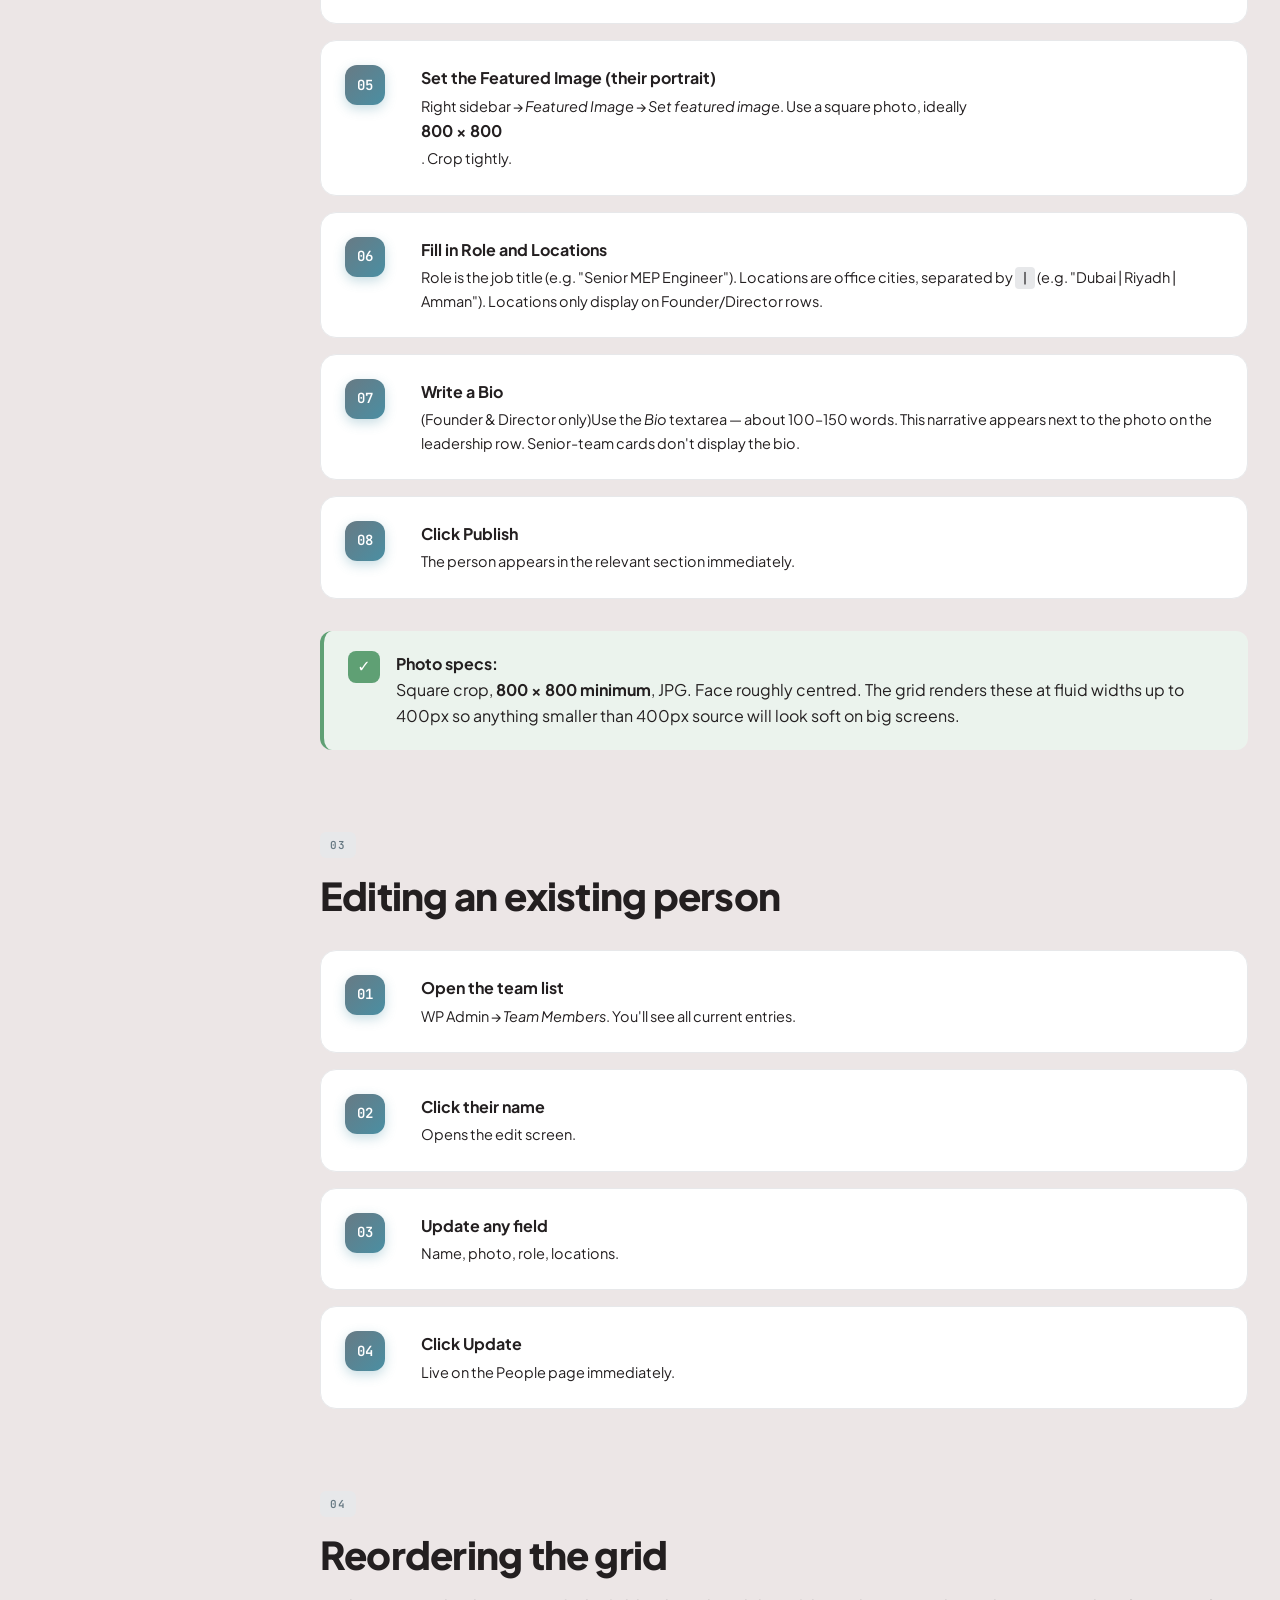
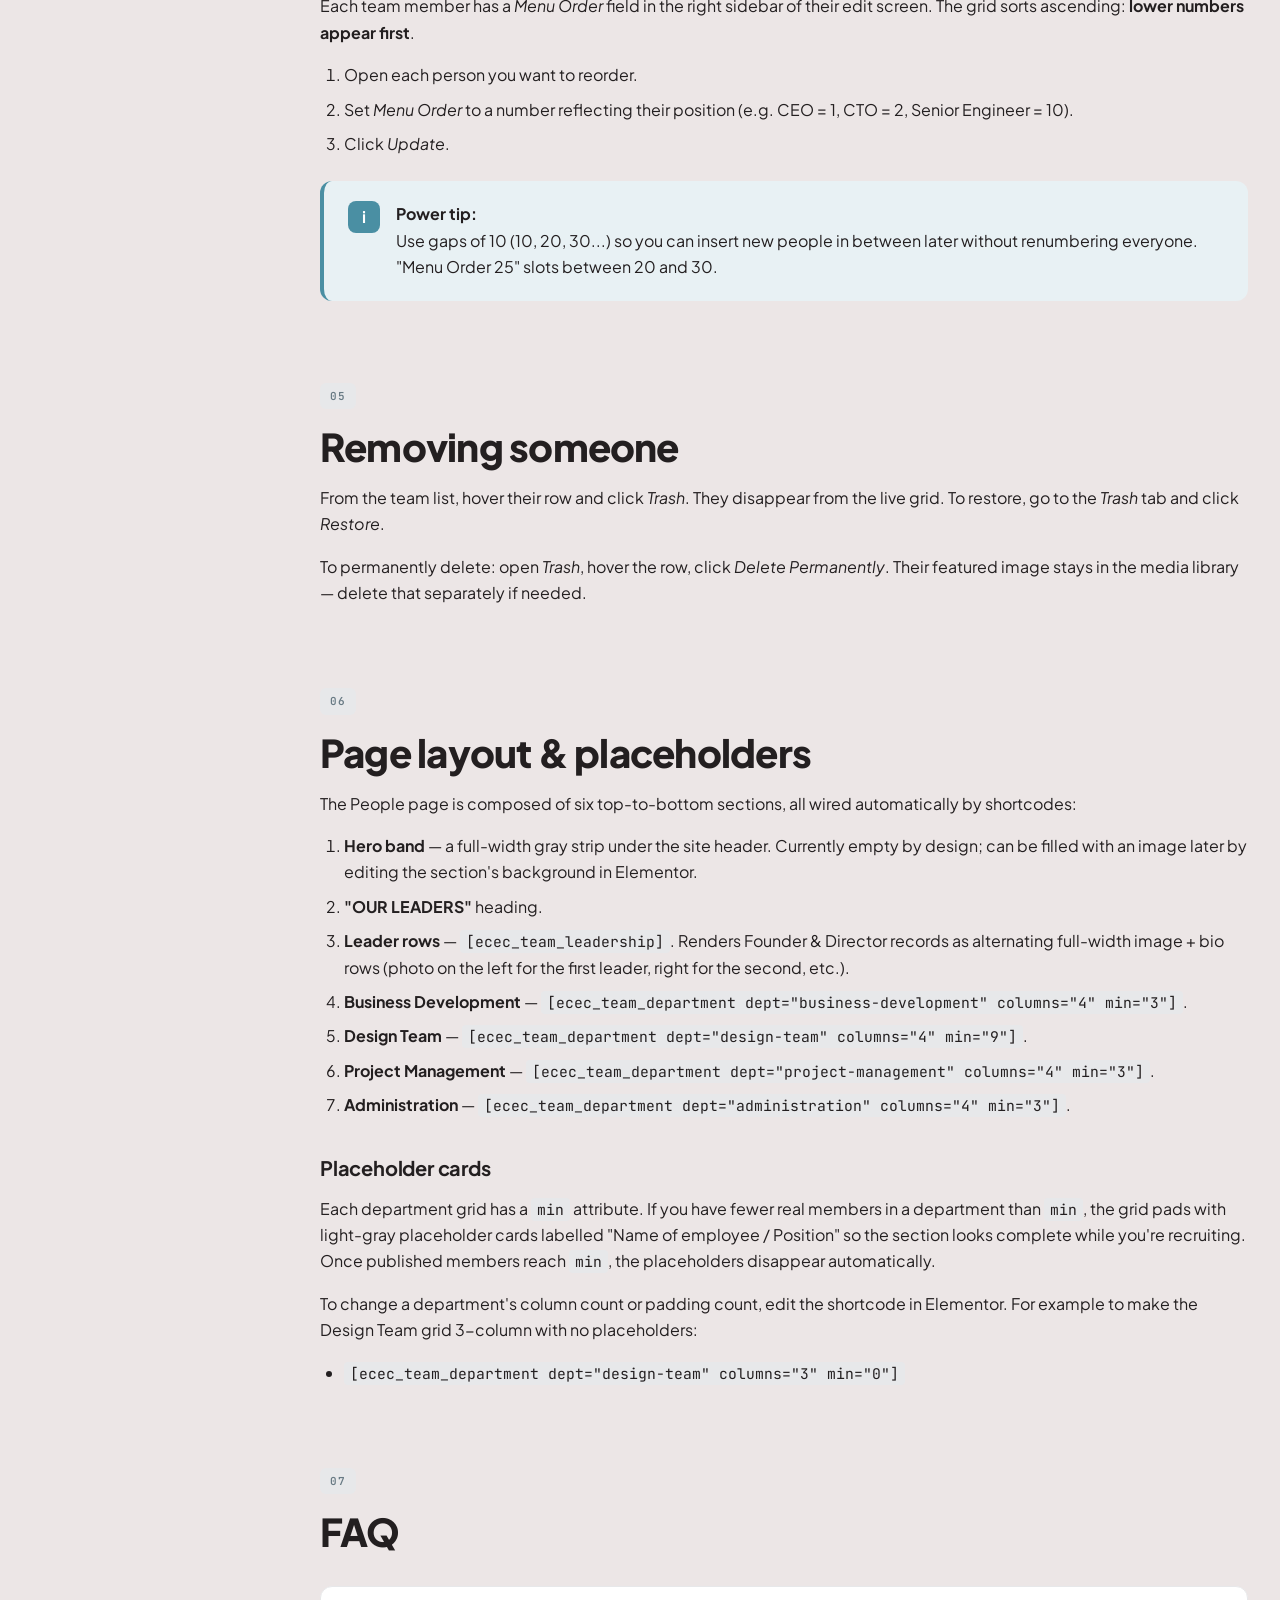
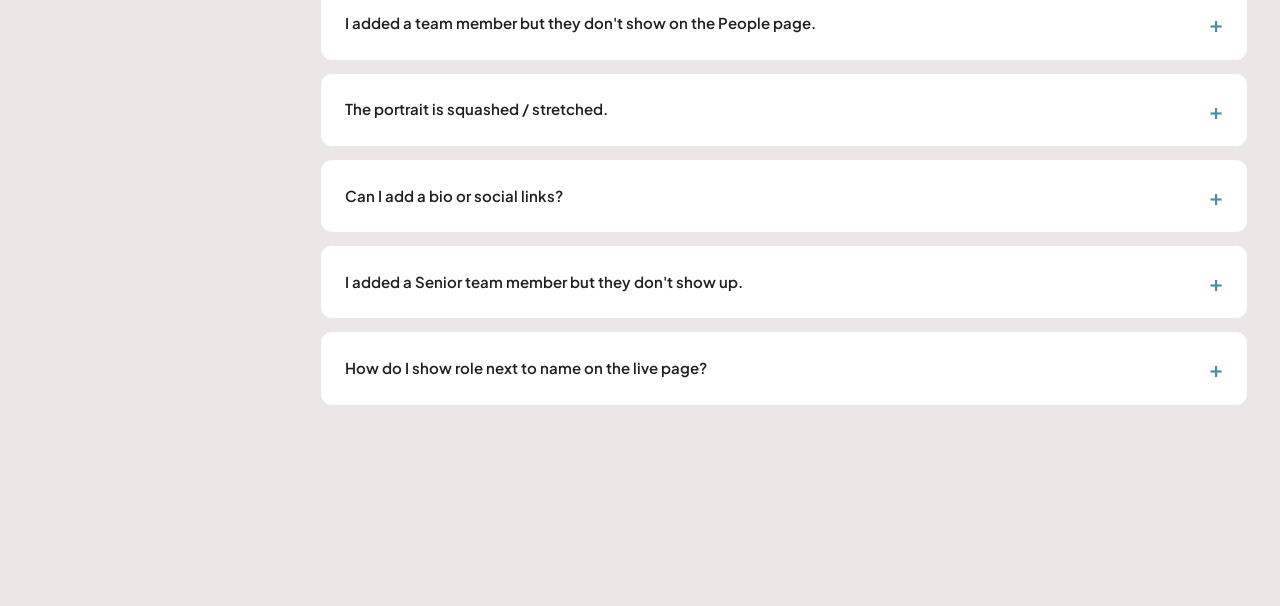
<file: help/people.html>
<!doctype html>
<html lang="en">
<head>
<meta charset="utf-8">
<meta name="viewport" content="width=device-width,initial-scale=1">
<title>Team Members · ECEC Help</title>
<link rel="preconnect" href="https://fonts.googleapis.com">
<link rel="preconnect" href="https://fonts.gstatic.com" crossorigin>
<link href="https://fonts.googleapis.com/css2?family=Plus+Jakarta+Sans:wght@300;400;500;600;700;800&family=JetBrains+Mono:wght@400;600&display=swap" rel="stylesheet">
<link rel="stylesheet" href="_styles.css">
</head>
<body>

<header class="topbar">
  <a href="index.html" class="topbar__brand">ECEC Help</a>
  <a href="index.html" class="topbar__back">All guides</a>
  <div class="topbar__progress" id="bar"></div>
</header>

<section class="hero">
  <div class="hero__bg"></div>
  <div class="hero__grid"></div>
  <div class="hero__inner">
    <div class="hero__crumb"><a href="index.html">Help center</a> &middot; Guide 06</div>
    <h1 class="hero__title">Team <span>members.</span></h1>
    <p class="hero__sub">Add, edit and reorder people on the People page entirely from WP admin &mdash; no developer required. Each person is a Custom Post Type entry.</p>
    <div class="hero__meta">
      <span>Custom Post Type</span>
      <span>~5 min read</span>
      <span>Self-service</span>
    </div>
  </div>
</section>

<div class="wrap">
  <aside class="toc">
    <h4>On this page</h4>
    <a href="#overview">How team members work</a>
    <a href="#add">Add a team member</a>
    <a href="#edit">Edit an existing person</a>
    <a href="#reorder">Reorder the grids</a>
    <a href="#remove">Remove someone</a>
    <a href="#layout">Page layout &amp; placeholders</a>
    <a href="#faq">FAQ</a>
  </aside>

  <main class="content">

    <section class="sec reveal" id="overview">
      <span class="sec__num">01</span>
      <h2>How team members work</h2>
      <p class="lead">The People page (<code>/people/</code>) is organised into two parts: an <strong>Our Leaders</strong> section (Founder &amp; Directors, shown as large image+bio rows that alternate sides), and four <strong>department grids</strong> (Business Development, Design Team, Project Management, Administration). Each person is an entry in a custom post type called <code>ecec_team_member</code> &mdash; add a new person and they appear in the right section automatically based on their Tier and Department.</p>

      <p>The page sections are wired to three shortcodes: <code>[ecec_team_leadership]</code> for the leader rows, and <code>[ecec_team_department dept="..."]</code> for each department grid. You don't normally need to touch these &mdash; just add people and they slot in.</p>
    </section>

    <section class="sec reveal" id="add">
      <span class="sec__num">02</span>
      <h2>Adding a new team member</h2>

      <div class="steps">
        <div class="step"><div class="step__body"><strong>Open Team Members</strong>From WP Admin sidebar → <em>Team Members → Add New</em>.</div></div>
        <div class="step"><div class="step__body"><strong>Enter the person's name</strong>Use the title field at the top &mdash; this becomes their display name.</div></div>
        <div class="step"><div class="step__body"><strong>Pick a Tier</strong>In the <em>Team Member Details</em> box, choose <em>Senior team</em> for normal staff (appears in a department grid), <em>Director</em> for a department head (appears as a large image + bio row in the Our Leaders section), or <em>Founder / Managing Director</em> (appears at the top of Our Leaders).</div></div>
        <div class="step"><div class="step__body"><strong>Pick a Department</strong> (Senior team only)Choose one of: Business Development, Design Team, Project Management, or Administration. This decides which grid the person appears in. Ignored for Founder/Director (they go to Our Leaders instead).</div></div>
        <div class="step"><div class="step__body"><strong>Set the Featured Image (their portrait)</strong>Right sidebar → <em>Featured Image → Set featured image</em>. Use a square photo, ideally <strong>800 &times; 800</strong>. Crop tightly.</div></div>
        <div class="step"><div class="step__body"><strong>Fill in Role and Locations</strong>Role is the job title (e.g. "Senior MEP Engineer"). Locations are office cities, separated by <code>|</code> (e.g. "Dubai | Riyadh | Amman"). Locations only display on Founder/Director rows.</div></div>
        <div class="step"><div class="step__body"><strong>Write a Bio</strong> (Founder &amp; Director only)Use the <em>Bio</em> textarea &mdash; about 100&ndash;150 words. This narrative appears next to the photo on the leadership row. Senior-team cards don't display the bio.</div></div>
        <div class="step"><div class="step__body"><strong>Click Publish</strong>The person appears in the relevant section immediately.</div></div>
      </div>

      <div class="callout callout--ok">
        <div class="callout__icon">✓</div>
        <div>
          <strong>Photo specs:</strong>
          <p>Square crop, <strong>800 &times; 800 minimum</strong>, JPG. Face roughly centred. The grid renders these at fluid widths up to 400px so anything smaller than 400px source will look soft on big screens.</p>
        </div>
      </div>
    </section>

    <section class="sec reveal" id="edit">
      <span class="sec__num">03</span>
      <h2>Editing an existing person</h2>

      <div class="steps">
        <div class="step"><div class="step__body"><strong>Open the team list</strong>WP Admin → <em>Team Members</em>. You'll see all current entries.</div></div>
        <div class="step"><div class="step__body"><strong>Click their name</strong>Opens the edit screen.</div></div>
        <div class="step"><div class="step__body"><strong>Update any field</strong>Name, photo, role, locations.</div></div>
        <div class="step"><div class="step__body"><strong>Click Update</strong>Live on the People page immediately.</div></div>
      </div>
    </section>

    <section class="sec reveal" id="reorder">
      <span class="sec__num">04</span>
      <h2>Reordering the grid</h2>
      <p>Each team member has a <em>Menu Order</em> field in the right sidebar of their edit screen. The grid sorts ascending: <strong>lower numbers appear first</strong>.</p>

      <ol>
        <li>Open each person you want to reorder.</li>
        <li>Set <em>Menu Order</em> to a number reflecting their position (e.g. CEO = 1, CTO = 2, Senior Engineer = 10).</li>
        <li>Click <em>Update</em>.</li>
      </ol>

      <div class="callout callout--tip">
        <div class="callout__icon">i</div>
        <div>
          <strong>Power tip:</strong>
          <p>Use gaps of 10 (10, 20, 30...) so you can insert new people in between later without renumbering everyone. "Menu Order 25" slots between 20 and 30.</p>
        </div>
      </div>
    </section>

    <section class="sec reveal" id="remove">
      <span class="sec__num">05</span>
      <h2>Removing someone</h2>
      <p>From the team list, hover their row and click <em>Trash</em>. They disappear from the live grid. To restore, go to the <em>Trash</em> tab and click <em>Restore</em>.</p>

      <p>To permanently delete: open <em>Trash</em>, hover the row, click <em>Delete Permanently</em>. Their featured image stays in the media library &mdash; delete that separately if needed.</p>
    </section>

    <section class="sec reveal" id="layout">
      <span class="sec__num">06</span>
      <h2>Page layout &amp; placeholders</h2>
      <p>The People page is composed of six top-to-bottom sections, all wired automatically by shortcodes:</p>
      <ol>
        <li><strong>Hero band</strong> &mdash; a full-width gray strip under the site header. Currently empty by design; can be filled with an image later by editing the section's background in Elementor.</li>
        <li><strong>"OUR LEADERS"</strong> heading.</li>
        <li><strong>Leader rows</strong> &mdash; <code>[ecec_team_leadership]</code>. Renders Founder &amp; Director records as alternating full-width image + bio rows (photo on the left for the first leader, right for the second, etc.).</li>
        <li><strong>Business Development</strong> &mdash; <code>[ecec_team_department dept="business-development" columns="4" min="3"]</code>.</li>
        <li><strong>Design Team</strong> &mdash; <code>[ecec_team_department dept="design-team" columns="4" min="9"]</code>.</li>
        <li><strong>Project Management</strong> &mdash; <code>[ecec_team_department dept="project-management" columns="4" min="3"]</code>.</li>
        <li><strong>Administration</strong> &mdash; <code>[ecec_team_department dept="administration" columns="4" min="3"]</code>.</li>
      </ol>

      <h3>Placeholder cards</h3>
      <p>Each department grid has a <code>min</code> attribute. If you have fewer real members in a department than <code>min</code>, the grid pads with light-gray placeholder cards labelled "Name of employee / Position" so the section looks complete while you're recruiting. Once published members reach <code>min</code>, the placeholders disappear automatically.</p>

      <p>To change a department's column count or padding count, edit the shortcode in Elementor. For example to make the Design Team grid 3-column with no placeholders:</p>
      <ul>
        <li><code>[ecec_team_department dept="design-team" columns="3" min="0"]</code></li>
      </ul>
    </section>

    <section class="sec reveal" id="faq">
      <span class="sec__num">07</span>
      <h2>FAQ</h2>
      <div class="faq">
        <details>
          <summary>I added a team member but they don't show on the People page.</summary>
          <div class="faq__body"><p>Check post status is <em>Publish</em>, not Draft. Also check the team list is not filtered to "Trash". Hard refresh the People page after publishing.</p></div>
        </details>
        <details>
          <summary>The portrait is squashed / stretched.</summary>
          <div class="faq__body"><p>The card forces a square (1:1) aspect ratio. Upload a square crop &mdash; if your source isn't square, crop in WP Admin → Media → Edit image, or pre-crop with any image tool.</p></div>
        </details>
        <details>
          <summary>Can I add a bio or social links?</summary>
          <div class="faq__body"><p>Bios <em>are</em> displayed for Founder &amp; Director tiers &mdash; fill in the <em>Bio</em> field on their edit screen and it appears next to their photo on the Our Leaders section. Senior-team cards don't show bios on the department grid (kept compact by design). Social links aren't part of the current data model &mdash; ask the developer if you want them added.</p></div>
        </details>
        <details>
          <summary>I added a Senior team member but they don't show up.</summary>
          <div class="faq__body"><p>Senior-tier members only appear in the department grid that matches their <em>Department</em> selection. Open their edit screen, pick a department, and click <em>Update</em>. If <em>Department</em> is blank, the person is published but invisible on the page.</p></div>
        </details>
        <details>
          <summary>How do I show role next to name on the live page?</summary>
          <div class="faq__body"><p>Role IS shown by default on every card (under the photo). If yours isn't appearing, check that the <em>Role</em> meta field on the team member's edit screen isn't empty.</p></div>
        </details>
      </div>
    </section>

  </main>
</div>

<script src="_scripts.js"></script>
</body>
</html>
</file>
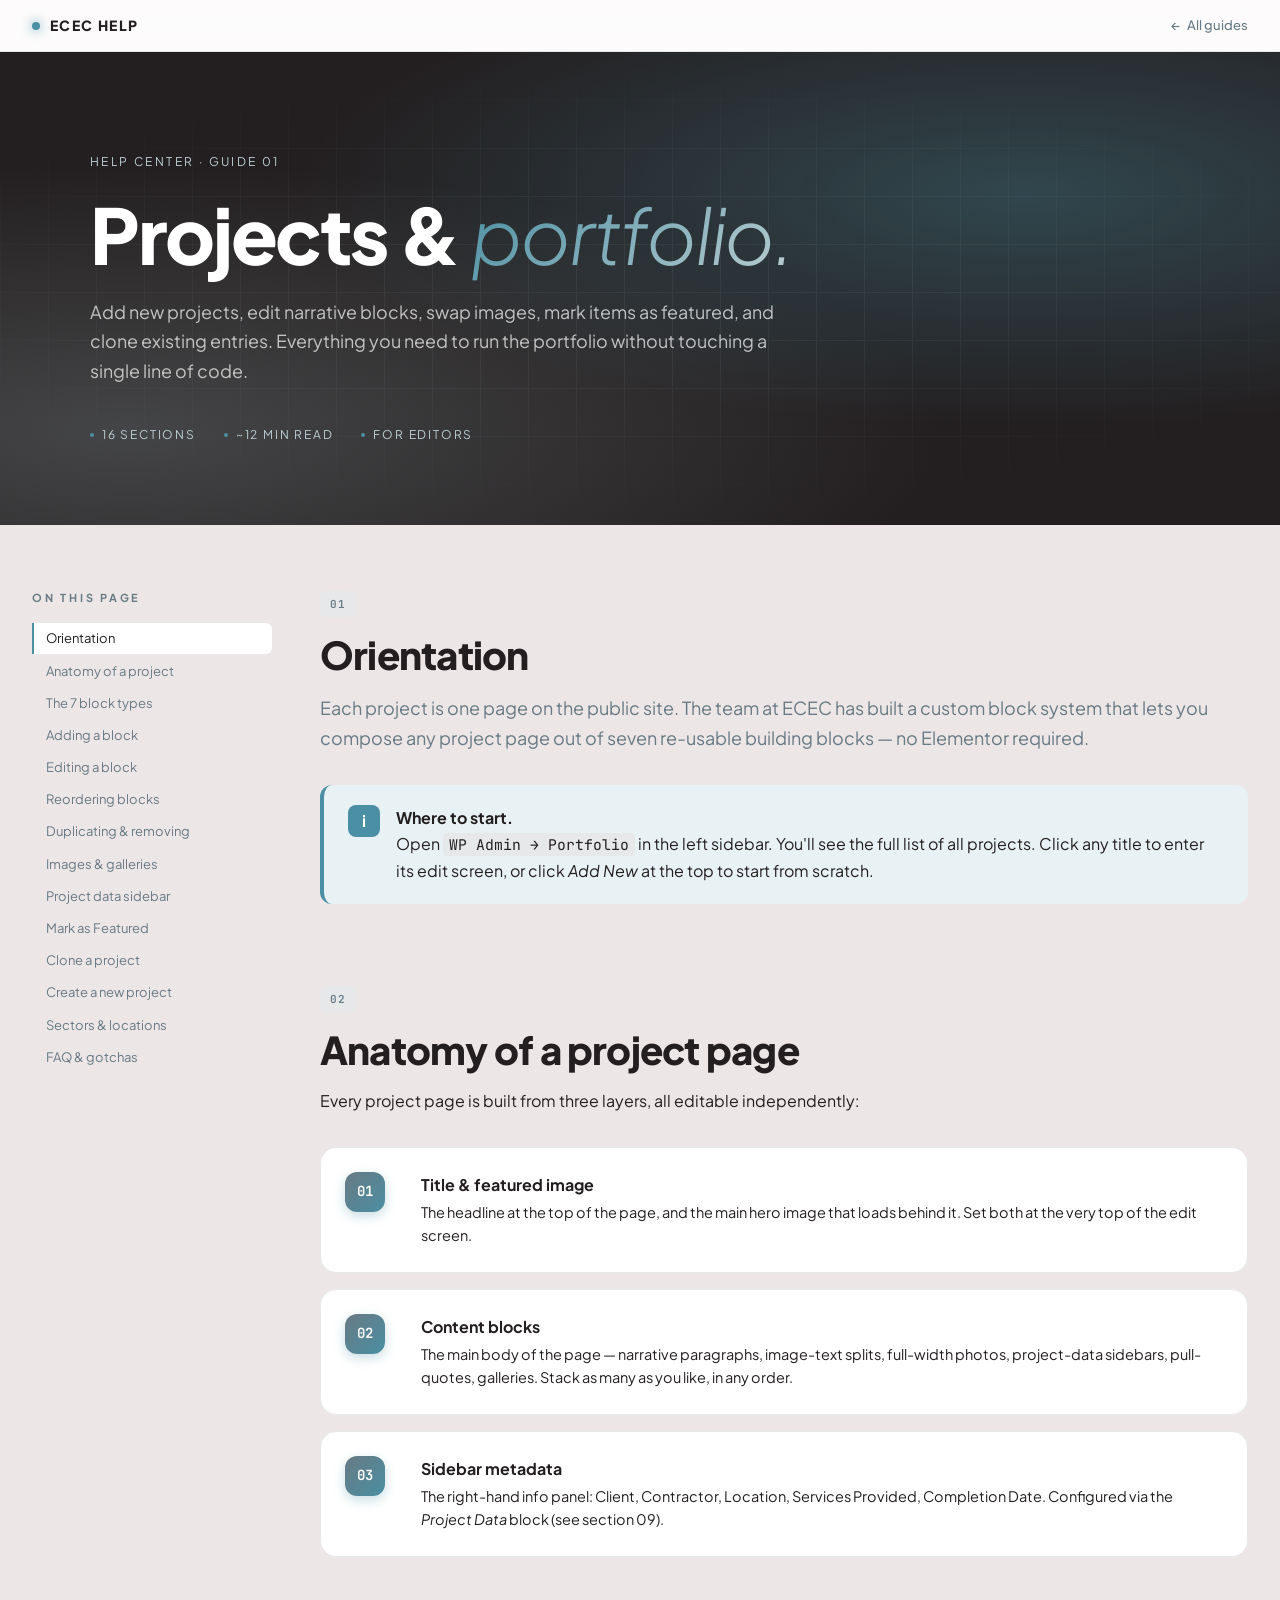
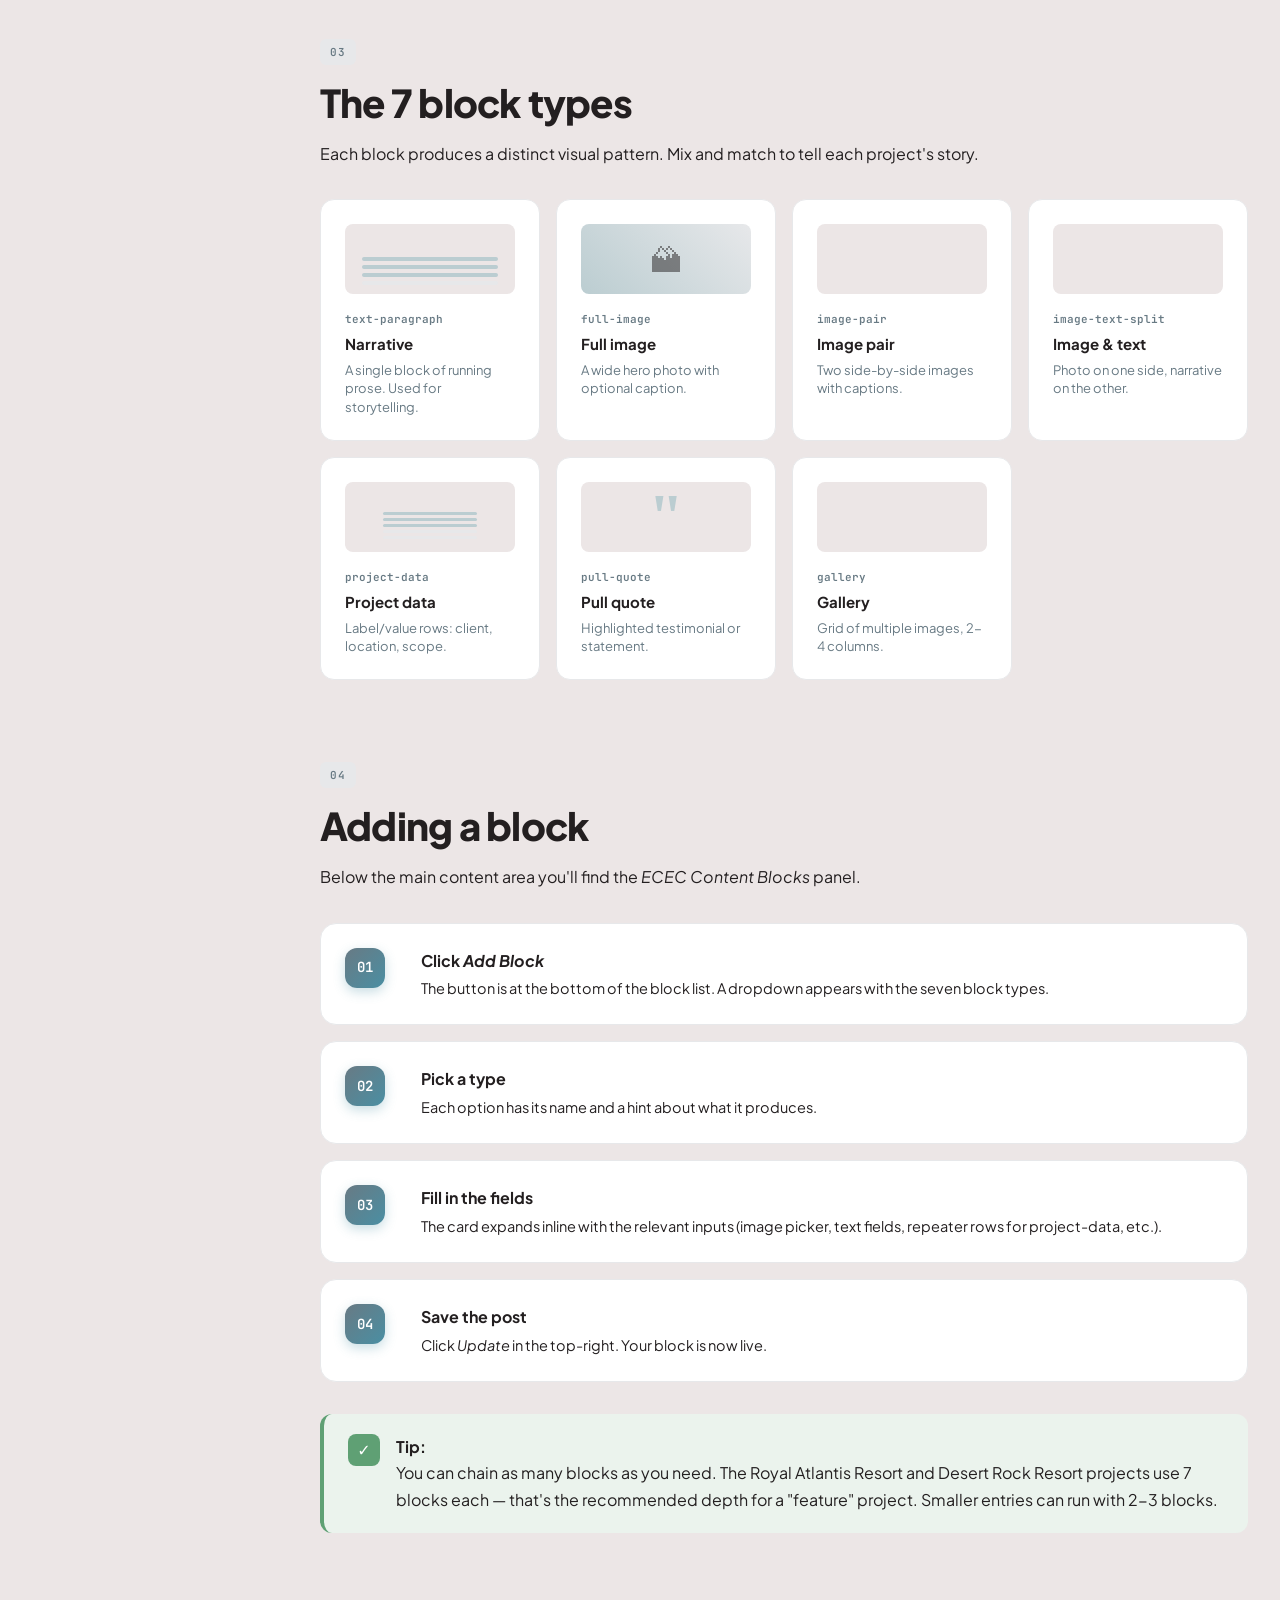
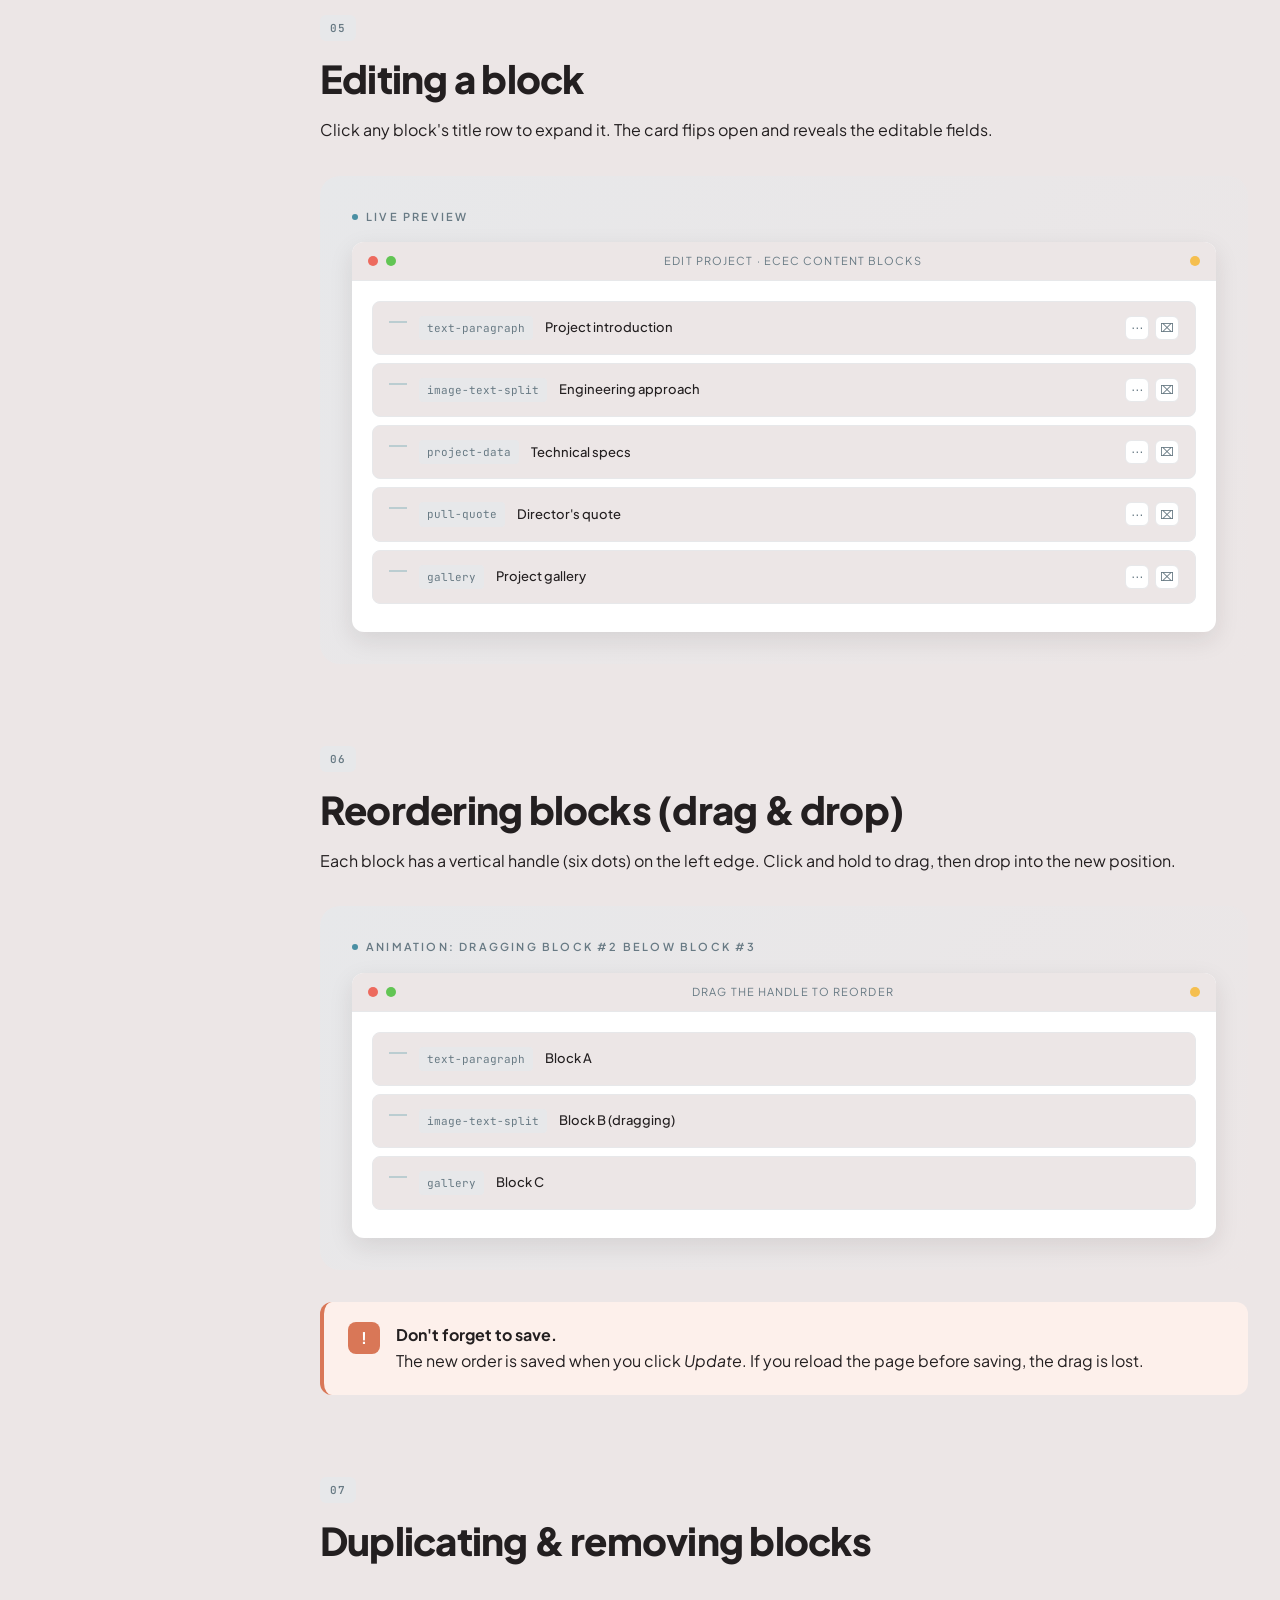
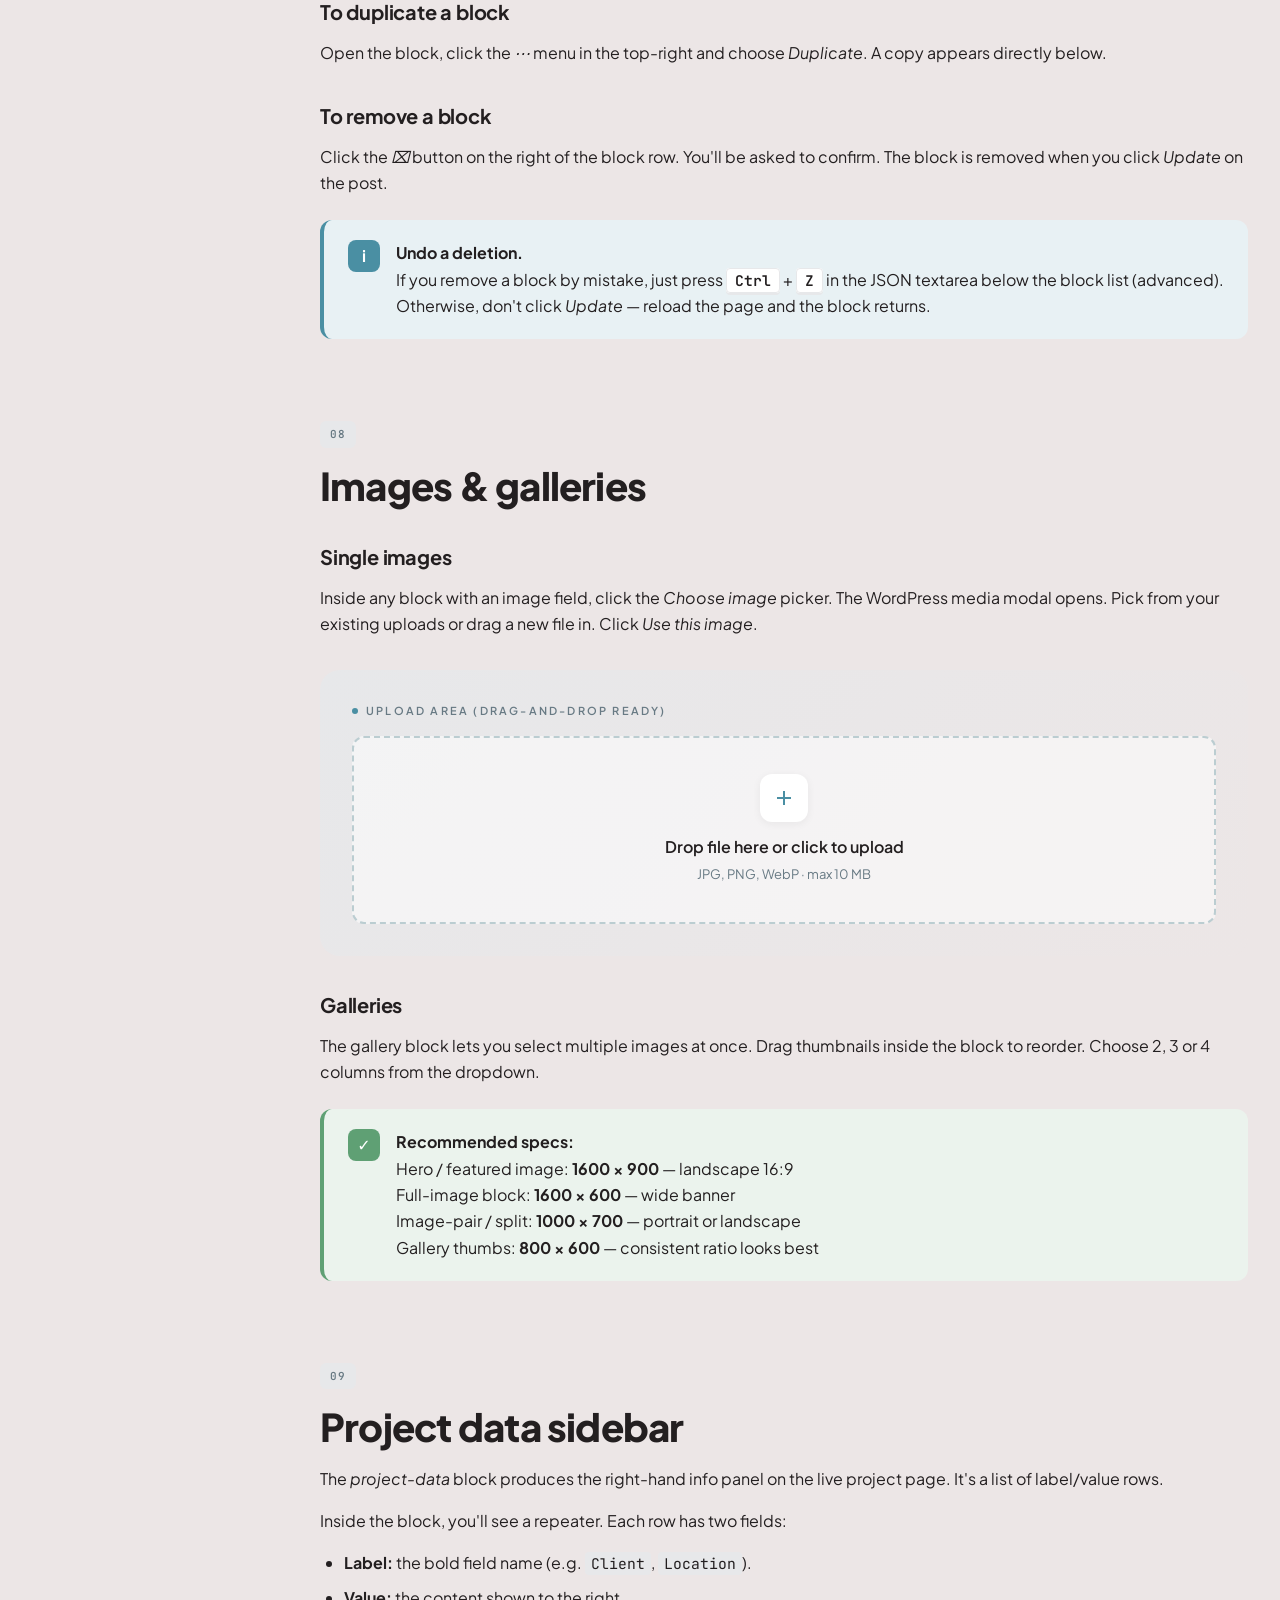
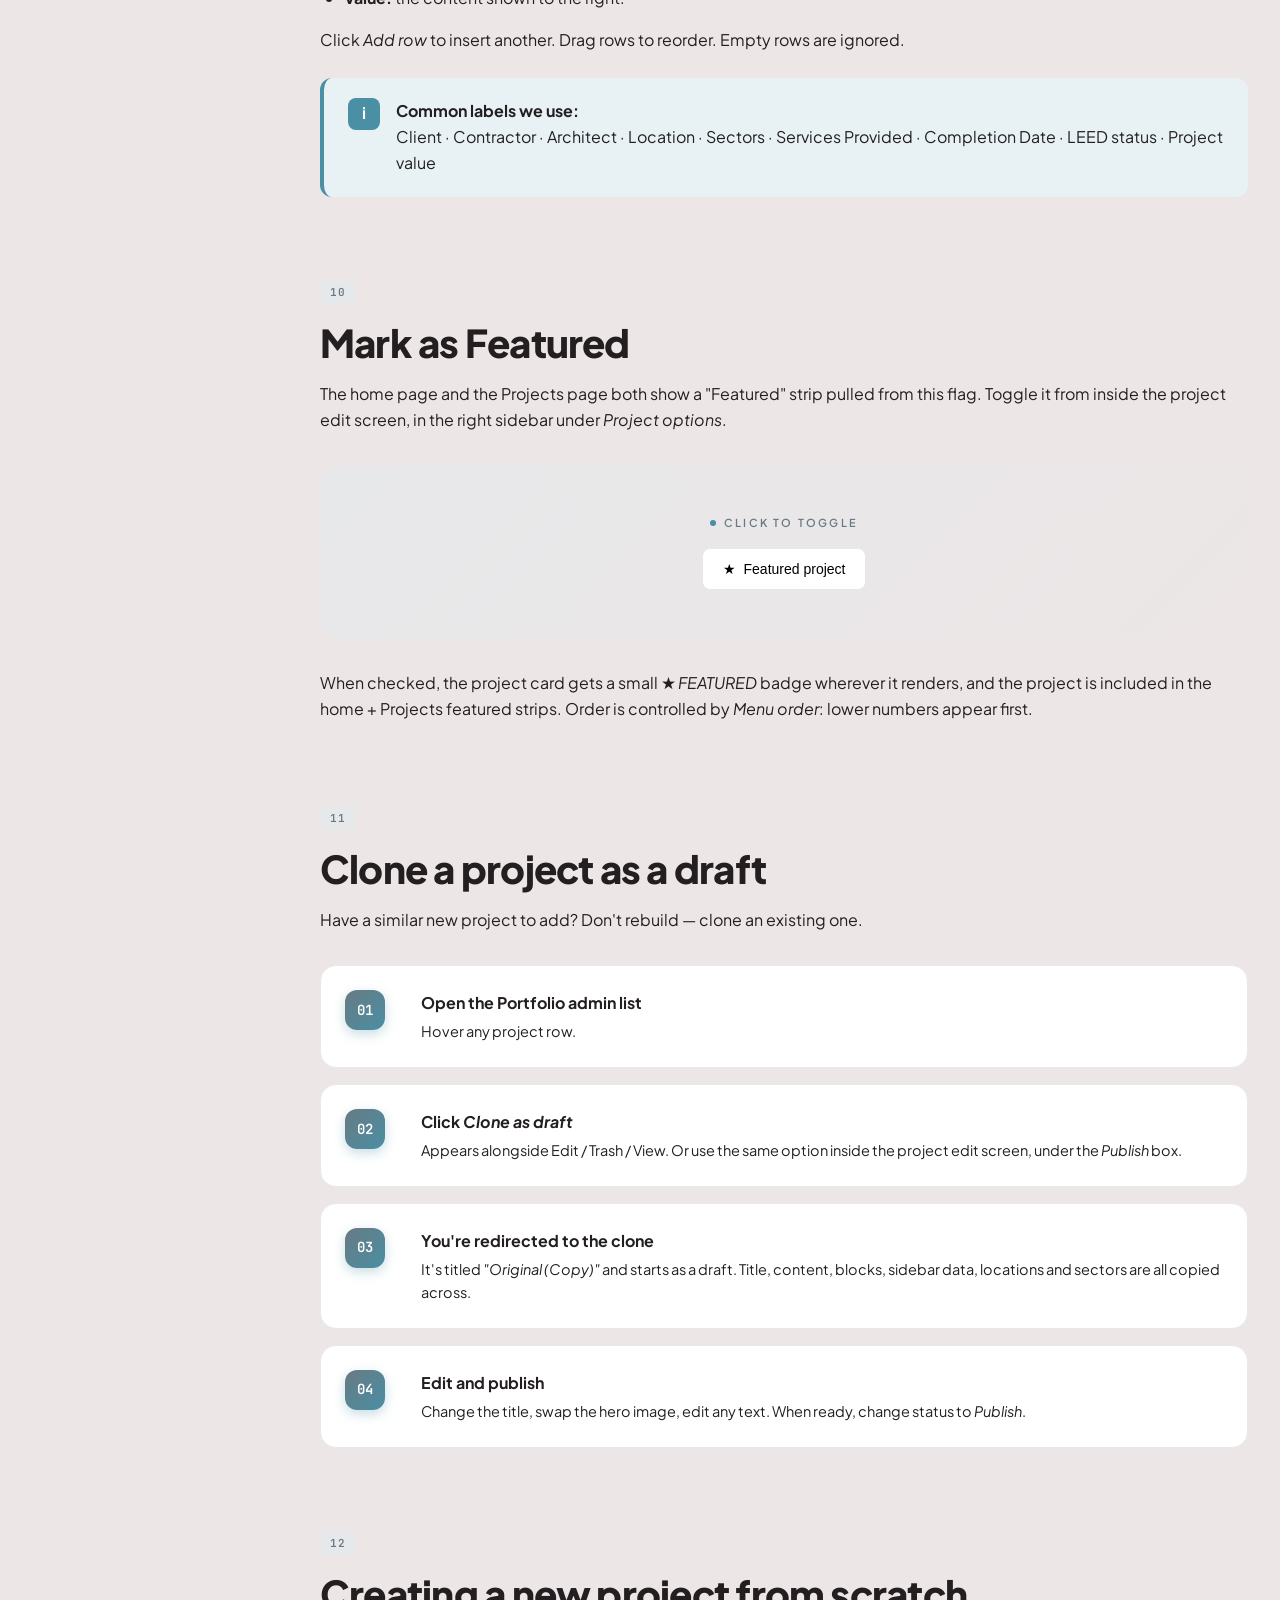
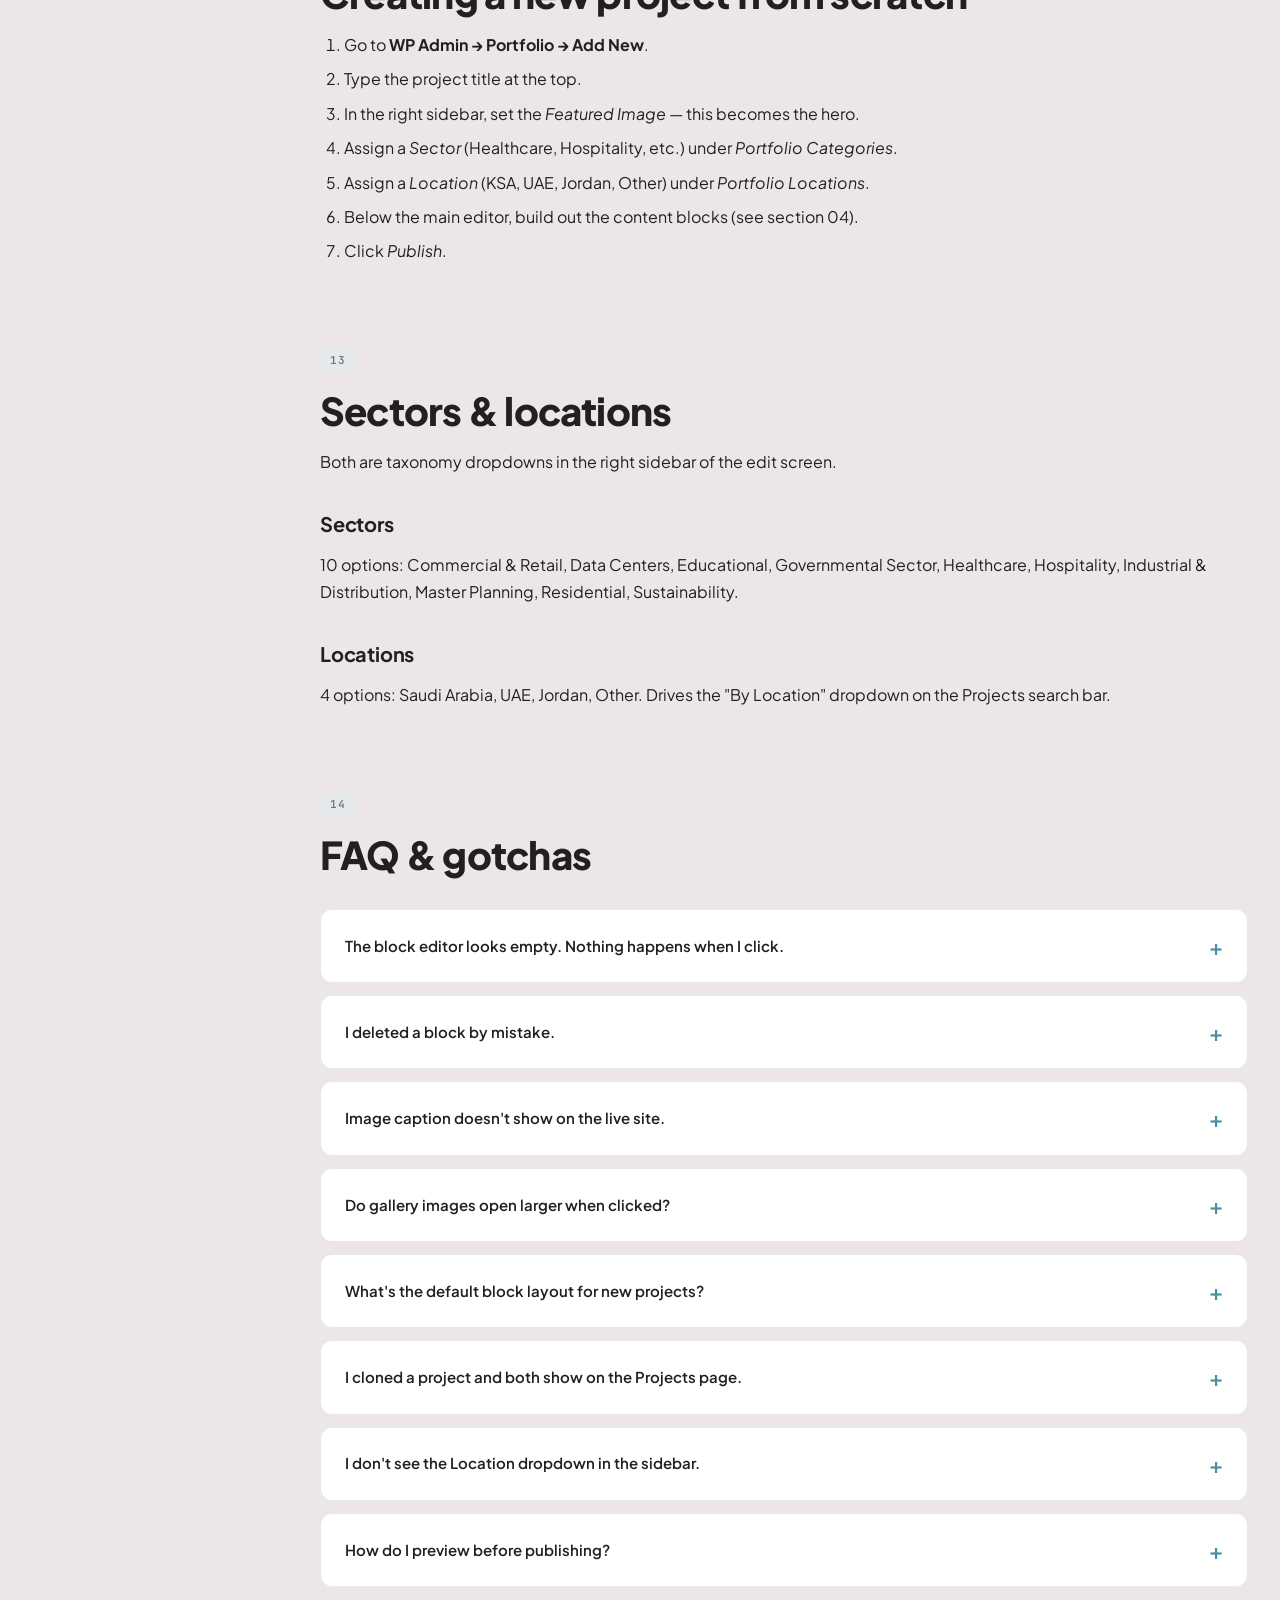
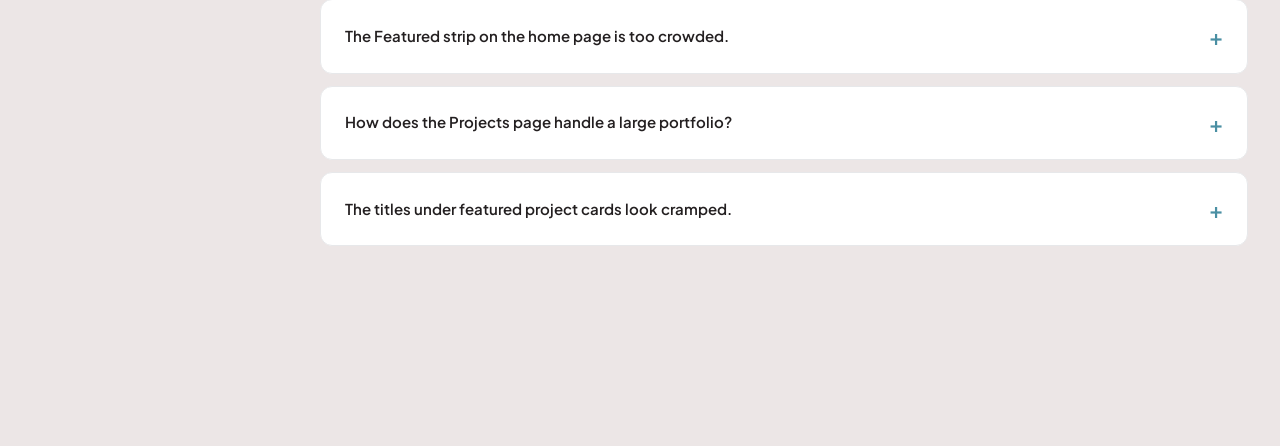
<file: help/projects.html>
<!doctype html>
<html lang="en">
<head>
<meta charset="utf-8">
<meta name="viewport" content="width=device-width,initial-scale=1">
<title>Projects &amp; Portfolio · ECEC Help</title>
<link rel="preconnect" href="https://fonts.googleapis.com">
<link rel="preconnect" href="https://fonts.gstatic.com" crossorigin>
<link href="https://fonts.googleapis.com/css2?family=Plus+Jakarta+Sans:wght@300;400;500;600;700;800&family=JetBrains+Mono:wght@400;600&display=swap" rel="stylesheet">
<style>
:root {
  --white: #ffffff;
  --platinum: #e7e8ea;
  --isabelline: #ece6e6;
  --silver: #bbcdd1;
  --slate: #687a84;
  --raisin: #231f20;
  --accent: #4a8fa3;
  --warning: #d97757;
  --success: #5fa074;
  --shadow-sm: 0 2px 8px rgba(35,31,32,.06);
  --shadow-md: 0 8px 24px rgba(35,31,32,.10);
  --shadow-lg: 0 20px 60px rgba(35,31,32,.18);
}
* { box-sizing: border-box; margin: 0; padding: 0; }
html { scroll-behavior: smooth; scroll-padding-top: 80px; }
body {
  font-family: 'Plus Jakarta Sans', system-ui, sans-serif;
  background: var(--isabelline);
  color: var(--raisin); line-height: 1.65;
  overflow-x: hidden;
}
code, kbd, .mono {
  font-family: 'JetBrains Mono', monospace; font-size: .92em;
  background: var(--platinum); padding: 2px 6px; border-radius: 4px;
}
kbd {
  background: var(--white); border: 1px solid var(--platinum);
  box-shadow: 0 2px 0 var(--platinum); padding: 2px 8px;
  font-weight: 600; color: var(--raisin);
}

/* ── Top bar ────────────────────────────────────────────────────── */
.topbar {
  position: sticky; top: 0; z-index: 100;
  background: rgba(255,255,255,.85);
  backdrop-filter: saturate(180%) blur(16px);
  border-bottom: 1px solid var(--platinum);
  padding: 14px 32px;
  display: flex; align-items: center; justify-content: space-between;
}
.topbar__brand {
  display: flex; align-items: center; gap: 10px;
  font-weight: 800; font-size: 14px; letter-spacing: .1em; text-transform: uppercase;
  text-decoration: none; color: var(--raisin);
}
.topbar__brand::before {
  content: ''; width: 8px; height: 8px; border-radius: 50%;
  background: var(--accent); box-shadow: 0 0 12px var(--accent);
}
.topbar__back {
  font-size: 13px; color: var(--slate); text-decoration: none;
  display: inline-flex; align-items: center; gap: 6px;
  font-weight: 500;
}
.topbar__back::before { content: '←'; transition: transform .3s; }
.topbar__back:hover::before { transform: translateX(-3px); }
.topbar__progress {
  position: absolute; bottom: -1px; left: 0; height: 2px;
  background: linear-gradient(90deg, var(--slate), var(--accent));
  width: 0; transition: width .15s;
}

/* ── Hero ───────────────────────────────────────────────────────── */
.hero {
  position: relative;
  padding: 100px 32px 80px;
  background: var(--raisin); color: var(--white);
  overflow: hidden;
}
.hero__bg {
  position: absolute; inset: 0; pointer-events: none;
  background:
    radial-gradient(ellipse at 80% 30%, rgba(74,143,163,.35) 0%, transparent 50%),
    radial-gradient(ellipse at 10% 80%, rgba(187,205,209,.22) 0%, transparent 50%);
}
.hero__grid {
  position: absolute; inset: 0; pointer-events: none; opacity: .07;
  background-image:
    linear-gradient(var(--silver) 1px, transparent 1px),
    linear-gradient(90deg, var(--silver) 1px, transparent 1px);
  background-size: 48px 48px;
  mask-image: radial-gradient(ellipse 80% 60% at 50% 50%, #000 30%, transparent 80%);
}
.hero__inner {
  max-width: 1100px; margin: 0 auto; position: relative; z-index: 2;
}
.hero__crumb {
  font-size: 12px; letter-spacing: .2em; text-transform: uppercase;
  color: var(--silver); margin-bottom: 24px;
}
.hero__crumb a { color: var(--silver); text-decoration: none; }
.hero__crumb a:hover { color: var(--white); }
.hero__title {
  font-size: clamp(40px, 6vw, 88px); font-weight: 800; line-height: 1;
  letter-spacing: -.03em; margin-bottom: 24px;
}
.hero__title span {
  background: linear-gradient(135deg, var(--accent), var(--silver));
  -webkit-background-clip: text; background-clip: text;
  -webkit-text-fill-color: transparent;
  font-style: italic; font-weight: 300;
}
.hero__sub {
  font-size: clamp(16px, 1.4vw, 19px); color: rgba(255,255,255,.7); max-width: 700px;
}
.hero__meta {
  display: flex; gap: 28px; margin-top: 40px;
  font-size: 12px; letter-spacing: .15em; text-transform: uppercase;
  color: var(--silver);
}
.hero__meta span { display: inline-flex; align-items: center; gap: 8px; }
.hero__meta span::before {
  content: ''; width: 4px; height: 4px; border-radius: 50%;
  background: var(--accent);
}

/* ── Layout: TOC sidebar + content ──────────────────────────────── */
.wrap {
  max-width: 1280px; margin: 0 auto;
  display: grid; grid-template-columns: 240px 1fr;
  gap: 48px;
  padding: 64px 32px 120px;
}
.toc {
  position: sticky; top: 80px; align-self: start;
  font-size: 13px;
  max-height: calc(100vh - 100px);
  overflow-y: auto;
}
.toc h4 {
  font-size: 11px; font-weight: 700; letter-spacing: .25em;
  text-transform: uppercase; color: var(--slate);
  margin-bottom: 16px;
}
.toc a {
  display: block; color: var(--slate); text-decoration: none;
  padding: 6px 12px; border-left: 2px solid transparent;
  margin-bottom: 2px; line-height: 1.4;
  transition: all .25s;
}
.toc a:hover, .toc a.active {
  color: var(--raisin); border-left-color: var(--accent);
  background: var(--white); border-radius: 0 6px 6px 0;
}
.content { min-width: 0; }
@media (max-width: 980px) {
  .wrap { grid-template-columns: 1fr; }
  .toc { display: none; }
}

/* ── Section blocks ─────────────────────────────────────────────── */
.sec { margin-bottom: 80px; scroll-margin-top: 80px; }
.sec__num {
  display: inline-block; padding: 4px 10px;
  background: var(--platinum); color: var(--slate);
  font-family: 'JetBrains Mono', monospace; font-size: 11px; font-weight: 600;
  border-radius: 6px; letter-spacing: .1em;
  margin-bottom: 16px;
}
.sec h2 {
  font-size: clamp(28px, 3vw, 40px); font-weight: 800;
  line-height: 1.15; letter-spacing: -.02em;
  margin-bottom: 16px;
}
.sec h3 {
  font-size: 20px; font-weight: 700; margin: 32px 0 12px;
  letter-spacing: -.01em;
}
.sec p { margin-bottom: 16px; color: var(--raisin); }
.sec p.lead { font-size: 18px; color: var(--slate); margin-bottom: 32px; }
.sec ul, .sec ol { padding-left: 24px; margin-bottom: 16px; }
.sec li { margin-bottom: 8px; }

/* ── Steps (numbered animated cards) ───────────────────────────── */
.steps { counter-reset: step; margin: 32px 0; }
.step {
  display: grid; grid-template-columns: 56px 1fr; gap: 20px;
  padding: 24px; margin-bottom: 16px;
  background: var(--white); border-radius: 16px;
  border: 1px solid var(--platinum);
  transition: transform .4s, box-shadow .4s, border-color .4s;
  position: relative; overflow: hidden;
}
.step::before {
  counter-increment: step; content: counter(step, decimal-leading-zero);
  font-family: 'JetBrains Mono', monospace; font-weight: 600; font-size: 14px;
  color: var(--white);
  width: 40px; height: 40px; border-radius: 12px;
  background: linear-gradient(135deg, var(--slate), var(--accent));
  display: flex; align-items: center; justify-content: center;
  flex-shrink: 0;
  box-shadow: 0 4px 12px rgba(74,143,163,.3);
}
.step:hover {
  transform: translateY(-2px);
  box-shadow: var(--shadow-md);
  border-color: var(--silver);
}
.step__body strong {
  display: block; font-weight: 700; margin-bottom: 4px;
  font-size: 16px;
}
.step__body { font-size: 14.5px; line-height: 1.6; }

/* ── Demo: animated mock admin UI ──────────────────────────────── */
.demo {
  margin: 32px 0;
  padding: 32px;
  background: linear-gradient(135deg, var(--platinum), var(--isabelline));
  border-radius: 20px;
  position: relative;
  overflow: hidden;
}
.demo__label {
  font-size: 11px; font-weight: 600; letter-spacing: .2em;
  text-transform: uppercase; color: var(--slate); margin-bottom: 16px;
  display: flex; align-items: center; gap: 8px;
}
.demo__label::before {
  content: ''; width: 6px; height: 6px; border-radius: 50%;
  background: var(--accent);
  animation: blink 2s ease-in-out infinite;
}
@keyframes blink { 0%, 100% { opacity: 1; } 50% { opacity: .3; } }

.mock {
  background: var(--white); border-radius: 12px;
  box-shadow: var(--shadow-md);
  overflow: hidden;
  font-size: 13px;
}
.mock__bar {
  background: var(--isabelline); padding: 10px 16px;
  display: flex; align-items: center; gap: 8px;
  border-bottom: 1px solid var(--platinum);
}
.mock__bar::before, .mock__bar::after, .mock__bar div:first-child {
  content: ''; width: 10px; height: 10px; border-radius: 50%;
  background: var(--silver);
}
.mock__bar::before { background: #ed6a5e; }
.mock__bar::after { background: #f5bf4f; }
.mock__bar > div:first-child { background: #62c554; }
.mock__title {
  flex: 1; text-align: center; font-size: 11px;
  color: var(--slate); letter-spacing: .1em; text-transform: uppercase;
}
.mock__body { padding: 20px; }

/* Block list mock */
.mock-block {
  background: var(--isabelline); border-radius: 8px;
  padding: 14px 16px; margin-bottom: 8px;
  display: flex; align-items: center; gap: 12px;
  border: 1px solid var(--platinum);
  transition: transform .3s, background .3s;
}
.mock-block:hover { background: var(--white); transform: translateX(4px); }
.mock-block__handle {
  width: 18px; height: 18px;
  background-image: linear-gradient(currentColor 2px, transparent 2px);
  background-size: 100% 5px; background-position: 0 2px;
  background-repeat: no-repeat;
  color: var(--silver);
  cursor: grab;
}
.mock-block__type {
  font-family: 'JetBrains Mono', monospace; font-size: 11px;
  background: var(--platinum); padding: 3px 8px; border-radius: 4px;
  color: var(--slate);
}
.mock-block__name { flex: 1; font-weight: 500; }
.mock-block__actions { display: flex; gap: 6px; }
.mock-block__btn {
  width: 24px; height: 24px; border-radius: 6px;
  background: var(--white); border: 1px solid var(--platinum);
  display: flex; align-items: center; justify-content: center;
  font-size: 12px; color: var(--slate);
}

/* Drag animation */
.demo--drag .mock-block:nth-child(2) {
  animation: drag 4s ease-in-out infinite;
}
@keyframes drag {
  0%, 100% { transform: translateX(0) translateY(0); }
  20%      { transform: translateX(0) translateY(-2px); box-shadow: var(--shadow-md); }
  40%      { transform: translateX(0) translateY(56px); box-shadow: var(--shadow-md); z-index: 5; }
  60%      { transform: translateX(0) translateY(56px); box-shadow: var(--shadow-md); z-index: 5; }
  80%      { transform: translateX(0) translateY(0); }
}

/* Featured toggle animation */
.featured-toggle {
  display: inline-flex; gap: 8px; align-items: center;
  padding: 12px 20px; background: var(--white);
  border: 1px solid var(--platinum); border-radius: 8px;
  font-size: 14px; cursor: pointer;
  transition: all .3s;
}
.featured-toggle.is-on {
  background: linear-gradient(135deg, #fff5e6, #fff);
  border-color: var(--warning);
  color: var(--warning);
}
.featured-toggle__star {
  display: inline-block; transition: transform .5s;
}
.featured-toggle.is-on .featured-toggle__star {
  transform: rotate(72deg) scale(1.2);
}
.demo--featured { text-align: center; padding: 48px 32px; }

/* Image upload demo */
.demo--upload .upload {
  border: 2px dashed var(--silver); border-radius: 12px;
  padding: 36px; text-align: center;
  background: rgba(255,255,255,.5);
  transition: all .4s;
  position: relative; overflow: hidden;
}
.demo--upload .upload::before {
  content: ''; position: absolute; inset: 0;
  background: linear-gradient(90deg, transparent 30%, rgba(74,143,163,.15) 50%, transparent 70%);
  transform: translateX(-100%);
  animation: shimmer 3s ease-in-out infinite;
}
@keyframes shimmer {
  to { transform: translateX(100%); }
}
.upload__icon {
  width: 48px; height: 48px; margin: 0 auto 12px;
  display: flex; align-items: center; justify-content: center;
  background: var(--white); border-radius: 12px;
  color: var(--accent); box-shadow: var(--shadow-sm);
}
.upload__title { font-weight: 600; margin-bottom: 4px; }
.upload__sub { font-size: 13px; color: var(--slate); }

/* ── Callouts ───────────────────────────────────────────────────── */
.callout {
  padding: 20px 24px; border-radius: 12px; margin: 24px 0;
  border-left: 4px solid;
  display: grid; grid-template-columns: 32px 1fr; gap: 16px;
  align-items: start;
}
.callout--tip { background: #e8f1f4; border-color: var(--accent); }
.callout--warn { background: #fdf0eb; border-color: var(--warning); }
.callout--ok { background: #ebf3ed; border-color: var(--success); }
.callout__icon {
  width: 32px; height: 32px; border-radius: 8px;
  display: flex; align-items: center; justify-content: center;
  font-weight: 700; font-size: 16px; color: var(--white);
}
.callout--tip .callout__icon { background: var(--accent); }
.callout--warn .callout__icon { background: var(--warning); }
.callout--ok .callout__icon { background: var(--success); }
.callout strong { font-weight: 700; }
.callout p:last-child { margin-bottom: 0; }

/* ── Block-type cards ──────────────────────────────────────────── */
.blocktypes {
  display: grid; grid-template-columns: repeat(auto-fit, minmax(220px, 1fr));
  gap: 16px; margin: 32px 0;
}
.bt {
  background: var(--white); border-radius: 14px; padding: 24px;
  border: 1px solid var(--platinum);
  transition: all .4s;
  position: relative;
  overflow: hidden;
}
.bt::after {
  content: ''; position: absolute; left: 0; right: 0; bottom: 0; height: 3px;
  background: linear-gradient(90deg, var(--slate), var(--accent));
  transform: scaleX(0); transform-origin: left;
  transition: transform .5s;
}
.bt:hover { transform: translateY(-4px); box-shadow: var(--shadow-md); }
.bt:hover::after { transform: scaleX(1); }
.bt__shape {
  height: 70px; margin-bottom: 16px; border-radius: 8px;
  background: var(--isabelline); position: relative; overflow: hidden;
  display: flex; align-items: center; justify-content: center;
}
.bt__name {
  font-family: 'JetBrains Mono', monospace; font-size: 11px;
  color: var(--slate); margin-bottom: 4px; font-weight: 600;
}
.bt__title { font-size: 15px; font-weight: 700; margin-bottom: 4px; }
.bt__desc { font-size: 13px; color: var(--slate); line-height: 1.4; }

/* Block shape illustrations */
.bt-text .bt__shape::before {
  content: ''; width: 80%; height: 4px; background: var(--silver);
  border-radius: 2px;
  box-shadow:
    0 8px 0 var(--silver),
    0 16px 0 var(--silver),
    0 24px 0 var(--platinum);
}
.bt-image .bt__shape {
  background: linear-gradient(45deg, var(--silver), var(--platinum));
}
.bt-image .bt__shape::before {
  content: '🏔'; font-size: 32px; opacity: .5;
}
.bt-pair .bt__shape {
  display: grid; grid-template-columns: 1fr 1fr; gap: 4px;
  padding: 8px;
}
.bt-pair .bt__shape::before, .bt-pair .bt__shape::after {
  content: ''; background: var(--silver); border-radius: 4px;
}
.bt-split .bt__shape {
  display: grid; grid-template-columns: 1fr 1fr; gap: 4px; padding: 8px;
}
.bt-split .bt__shape::before {
  content: ''; background: var(--silver); border-radius: 4px;
}
.bt-split .bt__shape::after {
  content: ''; background-image: linear-gradient(currentColor 2px, transparent 2px);
  background-size: 100% 6px; color: var(--silver);
  border-radius: 4px;
}
.bt-data .bt__shape {
  display: flex; flex-direction: column; gap: 3px; padding: 12px;
}
.bt-data .bt__shape::before, .bt-data .bt__shape::after {
  content: ''; height: 3px; background: var(--silver); border-radius: 2px;
}
.bt-data .bt__shape::before { width: 65%; box-shadow: 0 6px 0 var(--silver), 0 12px 0 var(--silver), 0 18px 0 var(--platinum), 0 24px 0 var(--platinum); }
.bt-quote .bt__shape::before {
  content: '"'; font-size: 64px; line-height: 1; color: var(--silver);
  font-family: serif; font-weight: 700;
}
.bt-gallery .bt__shape {
  display: grid; grid-template-columns: 1fr 1fr 1fr; gap: 4px; padding: 8px;
}
.bt-gallery .bt__shape > * {
  background: var(--silver); border-radius: 4px;
}
.bt-gallery .bt__shape::before, .bt-gallery .bt__shape::after {
  content: ''; background: var(--silver); border-radius: 4px;
}

/* ── FAQ accordion ─────────────────────────────────────────────── */
.faq { margin-top: 32px; }
.faq details {
  background: var(--white); border-radius: 12px;
  margin-bottom: 12px; padding: 0;
  border: 1px solid var(--platinum); overflow: hidden;
}
.faq summary {
  padding: 18px 24px; cursor: pointer;
  font-weight: 600; font-size: 15px;
  list-style: none; display: flex; align-items: center; justify-content: space-between;
  user-select: none;
}
.faq summary::after {
  content: '+'; font-size: 22px; color: var(--accent);
  transition: transform .3s;
}
.faq details[open] summary::after { transform: rotate(45deg); }
.faq details[open] summary { border-bottom: 1px solid var(--platinum); }
.faq__body { padding: 16px 24px 22px; font-size: 14.5px; line-height: 1.6; }
.faq__body p { margin-bottom: 10px; }
.faq__body p:last-child { margin-bottom: 0; }

/* Reveal */
.reveal { opacity: 0; transform: translateY(30px); transition: opacity .8s, transform .8s; }
.reveal.in { opacity: 1; transform: translateY(0); }

@media (prefers-reduced-motion: reduce) {
  *, *::before, *::after {
    animation-duration: .01ms !important; transition-duration: .01ms !important;
  }
}
</style>
</head>
<body>

<header class="topbar">
  <a href="index.html" class="topbar__brand">ECEC Help</a>
  <a href="index.html" class="topbar__back">All guides</a>
  <div class="topbar__progress" id="bar"></div>
</header>

<!-- ─── HERO ────────────────────────────────────────────────────── -->
<section class="hero">
  <div class="hero__bg"></div>
  <div class="hero__grid"></div>
  <div class="hero__inner">
    <div class="hero__crumb"><a href="index.html">Help center</a> &middot; Guide 01</div>
    <h1 class="hero__title">Projects &amp; <span>portfolio.</span></h1>
    <p class="hero__sub">Add new projects, edit narrative blocks, swap images, mark items as featured, and clone existing entries. Everything you need to run the portfolio without touching a single line of code.</p>
    <div class="hero__meta">
      <span>16 sections</span>
      <span>~12 min read</span>
      <span>For editors</span>
    </div>
  </div>
</section>

<!-- ─── BODY ────────────────────────────────────────────────────── -->
<div class="wrap">

  <aside class="toc" id="toc">
    <h4>On this page</h4>
    <a href="#orientation">Orientation</a>
    <a href="#anatomy">Anatomy of a project</a>
    <a href="#blocks">The 7 block types</a>
    <a href="#add-block">Adding a block</a>
    <a href="#edit-block">Editing a block</a>
    <a href="#reorder">Reordering blocks</a>
    <a href="#duplicate-block">Duplicating &amp; removing</a>
    <a href="#images">Images &amp; galleries</a>
    <a href="#data-rows">Project data sidebar</a>
    <a href="#featured">Mark as Featured</a>
    <a href="#clone">Clone a project</a>
    <a href="#new">Create a new project</a>
    <a href="#tags">Sectors &amp; locations</a>
    <a href="#faq">FAQ &amp; gotchas</a>
  </aside>

  <main class="content">

    <section class="sec reveal" id="orientation">
      <span class="sec__num">01</span>
      <h2>Orientation</h2>
      <p class="lead">Each project is one page on the public site. The team at ECEC has built a custom block system that lets you compose any project page out of seven re-usable building blocks &mdash; no Elementor required.</p>

      <div class="callout callout--tip">
        <div class="callout__icon">i</div>
        <div>
          <strong>Where to start.</strong>
          <p>Open <code>WP Admin → Portfolio</code> in the left sidebar. You'll see the full list of all projects. Click any title to enter its edit screen, or click <em>Add New</em> at the top to start from scratch.</p>
        </div>
      </div>
    </section>

    <section class="sec reveal" id="anatomy">
      <span class="sec__num">02</span>
      <h2>Anatomy of a project page</h2>
      <p>Every project page is built from three layers, all editable independently:</p>

      <div class="steps">
        <div class="step"><div class="step__body"><strong>Title &amp; featured image</strong>The headline at the top of the page, and the main hero image that loads behind it. Set both at the very top of the edit screen.</div></div>
        <div class="step"><div class="step__body"><strong>Content blocks</strong>The main body of the page &mdash; narrative paragraphs, image-text splits, full-width photos, project-data sidebars, pull-quotes, galleries. Stack as many as you like, in any order.</div></div>
        <div class="step"><div class="step__body"><strong>Sidebar metadata</strong>The right-hand info panel: Client, Contractor, Location, Services Provided, Completion Date. Configured via the <em>Project Data</em> block (see section 09).</div></div>
      </div>
    </section>

    <section class="sec reveal" id="blocks">
      <span class="sec__num">03</span>
      <h2>The 7 block types</h2>
      <p>Each block produces a distinct visual pattern. Mix and match to tell each project's story.</p>

      <div class="blocktypes">
        <div class="bt bt-text"><div class="bt__shape"></div><div class="bt__name">text-paragraph</div><div class="bt__title">Narrative</div><div class="bt__desc">A single block of running prose. Used for storytelling.</div></div>
        <div class="bt bt-image"><div class="bt__shape"></div><div class="bt__name">full-image</div><div class="bt__title">Full image</div><div class="bt__desc">A wide hero photo with optional caption.</div></div>
        <div class="bt bt-pair"><div class="bt__shape"></div><div class="bt__name">image-pair</div><div class="bt__title">Image pair</div><div class="bt__desc">Two side-by-side images with captions.</div></div>
        <div class="bt bt-split"><div class="bt__shape"></div><div class="bt__name">image-text-split</div><div class="bt__title">Image &amp; text</div><div class="bt__desc">Photo on one side, narrative on the other.</div></div>
        <div class="bt bt-data"><div class="bt__shape"></div><div class="bt__name">project-data</div><div class="bt__title">Project data</div><div class="bt__desc">Label/value rows: client, location, scope.</div></div>
        <div class="bt bt-quote"><div class="bt__shape"></div><div class="bt__name">pull-quote</div><div class="bt__title">Pull quote</div><div class="bt__desc">Highlighted testimonial or statement.</div></div>
        <div class="bt bt-gallery"><div class="bt__shape"></div><div class="bt__name">gallery</div><div class="bt__title">Gallery</div><div class="bt__desc">Grid of multiple images, 2-4 columns.</div></div>
      </div>
    </section>

    <section class="sec reveal" id="add-block">
      <span class="sec__num">04</span>
      <h2>Adding a block</h2>
      <p>Below the main content area you'll find the <em>ECEC Content Blocks</em> panel.</p>

      <div class="steps">
        <div class="step"><div class="step__body"><strong>Click <em>Add Block</em></strong>The button is at the bottom of the block list. A dropdown appears with the seven block types.</div></div>
        <div class="step"><div class="step__body"><strong>Pick a type</strong>Each option has its name and a hint about what it produces.</div></div>
        <div class="step"><div class="step__body"><strong>Fill in the fields</strong>The card expands inline with the relevant inputs (image picker, text fields, repeater rows for project-data, etc.).</div></div>
        <div class="step"><div class="step__body"><strong>Save the post</strong>Click <em>Update</em> in the top-right. Your block is now live.</div></div>
      </div>

      <div class="callout callout--ok">
        <div class="callout__icon">✓</div>
        <div>
          <strong>Tip:</strong>
          <p>You can chain as many blocks as you need. The Royal Atlantis Resort and Desert Rock Resort projects use 7 blocks each &mdash; that's the recommended depth for a "feature" project. Smaller entries can run with 2-3 blocks.</p>
        </div>
      </div>
    </section>

    <section class="sec reveal" id="edit-block">
      <span class="sec__num">05</span>
      <h2>Editing a block</h2>
      <p>Click any block's title row to expand it. The card flips open and reveals the editable fields.</p>

      <div class="demo">
        <div class="demo__label">Live preview</div>
        <div class="mock">
          <div class="mock__bar"><div></div><div class="mock__title">Edit Project &middot; ECEC Content Blocks</div></div>
          <div class="mock__body">
            <div class="mock-block"><div class="mock-block__handle"></div><span class="mock-block__type">text-paragraph</span><span class="mock-block__name">Project introduction</span><div class="mock-block__actions"><span class="mock-block__btn">⋯</span><span class="mock-block__btn">⌧</span></div></div>
            <div class="mock-block"><div class="mock-block__handle"></div><span class="mock-block__type">image-text-split</span><span class="mock-block__name">Engineering approach</span><div class="mock-block__actions"><span class="mock-block__btn">⋯</span><span class="mock-block__btn">⌧</span></div></div>
            <div class="mock-block"><div class="mock-block__handle"></div><span class="mock-block__type">project-data</span><span class="mock-block__name">Technical specs</span><div class="mock-block__actions"><span class="mock-block__btn">⋯</span><span class="mock-block__btn">⌧</span></div></div>
            <div class="mock-block"><div class="mock-block__handle"></div><span class="mock-block__type">pull-quote</span><span class="mock-block__name">Director's quote</span><div class="mock-block__actions"><span class="mock-block__btn">⋯</span><span class="mock-block__btn">⌧</span></div></div>
            <div class="mock-block"><div class="mock-block__handle"></div><span class="mock-block__type">gallery</span><span class="mock-block__name">Project gallery</span><div class="mock-block__actions"><span class="mock-block__btn">⋯</span><span class="mock-block__btn">⌧</span></div></div>
          </div>
        </div>
      </div>
    </section>

    <section class="sec reveal" id="reorder">
      <span class="sec__num">06</span>
      <h2>Reordering blocks (drag &amp; drop)</h2>
      <p>Each block has a vertical handle (six dots) on the left edge. Click and hold to drag, then drop into the new position.</p>

      <div class="demo demo--drag">
        <div class="demo__label">Animation: dragging block #2 below block #3</div>
        <div class="mock">
          <div class="mock__bar"><div></div><div class="mock__title">Drag the handle to reorder</div></div>
          <div class="mock__body">
            <div class="mock-block"><div class="mock-block__handle"></div><span class="mock-block__type">text-paragraph</span><span class="mock-block__name">Block A</span></div>
            <div class="mock-block"><div class="mock-block__handle"></div><span class="mock-block__type">image-text-split</span><span class="mock-block__name">Block B (dragging)</span></div>
            <div class="mock-block"><div class="mock-block__handle"></div><span class="mock-block__type">gallery</span><span class="mock-block__name">Block C</span></div>
          </div>
        </div>
      </div>

      <div class="callout callout--warn">
        <div class="callout__icon">!</div>
        <div>
          <strong>Don't forget to save.</strong>
          <p>The new order is saved when you click <em>Update</em>. If you reload the page before saving, the drag is lost.</p>
        </div>
      </div>
    </section>

    <section class="sec reveal" id="duplicate-block">
      <span class="sec__num">07</span>
      <h2>Duplicating &amp; removing blocks</h2>
      <h3>To duplicate a block</h3>
      <p>Open the block, click the <em>⋯</em> menu in the top-right and choose <em>Duplicate</em>. A copy appears directly below.</p>
      <h3>To remove a block</h3>
      <p>Click the <em>⌧</em> button on the right of the block row. You'll be asked to confirm. The block is removed when you click <em>Update</em> on the post.</p>

      <div class="callout callout--tip">
        <div class="callout__icon">i</div>
        <div>
          <strong>Undo a deletion.</strong>
          <p>If you remove a block by mistake, just press <kbd>Ctrl</kbd> + <kbd>Z</kbd> in the JSON textarea below the block list (advanced). Otherwise, don't click <em>Update</em> &mdash; reload the page and the block returns.</p>
        </div>
      </div>
    </section>

    <section class="sec reveal" id="images">
      <span class="sec__num">08</span>
      <h2>Images &amp; galleries</h2>
      <h3>Single images</h3>
      <p>Inside any block with an image field, click the <em>Choose image</em> picker. The WordPress media modal opens. Pick from your existing uploads or drag a new file in. Click <em>Use this image</em>.</p>

      <div class="demo demo--upload">
        <div class="demo__label">Upload area (drag-and-drop ready)</div>
        <div class="upload">
          <div class="upload__icon"><svg width="24" height="24" viewBox="0 0 24 24" fill="none" stroke="currentColor" stroke-width="2"><path d="M12 5v14"/><path d="M5 12h14"/></svg></div>
          <div class="upload__title">Drop file here or click to upload</div>
          <div class="upload__sub">JPG, PNG, WebP &middot; max 10 MB</div>
        </div>
      </div>

      <h3>Galleries</h3>
      <p>The gallery block lets you select multiple images at once. Drag thumbnails inside the block to reorder. Choose 2, 3 or 4 columns from the dropdown.</p>

      <div class="callout callout--ok">
        <div class="callout__icon">✓</div>
        <div>
          <strong>Recommended specs:</strong>
          <p>
            Hero / featured image: <strong>1600 &times; 900</strong> &mdash; landscape 16:9<br>
            Full-image block: <strong>1600 &times; 600</strong> &mdash; wide banner<br>
            Image-pair / split: <strong>1000 &times; 700</strong> &mdash; portrait or landscape<br>
            Gallery thumbs: <strong>800 &times; 600</strong> &mdash; consistent ratio looks best
          </p>
        </div>
      </div>
    </section>

    <section class="sec reveal" id="data-rows">
      <span class="sec__num">09</span>
      <h2>Project data sidebar</h2>
      <p>The <em>project-data</em> block produces the right-hand info panel on the live project page. It's a list of label/value rows.</p>

      <p>Inside the block, you'll see a repeater. Each row has two fields:</p>
      <ul>
        <li><strong>Label:</strong> the bold field name (e.g. <code>Client</code>, <code>Location</code>).</li>
        <li><strong>Value:</strong> the content shown to the right.</li>
      </ul>
      <p>Click <em>Add row</em> to insert another. Drag rows to reorder. Empty rows are ignored.</p>

      <div class="callout callout--tip">
        <div class="callout__icon">i</div>
        <div>
          <strong>Common labels we use:</strong>
          <p>Client &middot; Contractor &middot; Architect &middot; Location &middot; Sectors &middot; Services Provided &middot; Completion Date &middot; LEED status &middot; Project value</p>
        </div>
      </div>
    </section>

    <section class="sec reveal" id="featured">
      <span class="sec__num">10</span>
      <h2>Mark as Featured</h2>
      <p>The home page and the Projects page both show a "Featured" strip pulled from this flag. Toggle it from inside the project edit screen, in the right sidebar under <em>Project options</em>.</p>

      <div class="demo demo--featured">
        <div class="demo__label" style="justify-content: center;">Click to toggle</div>
        <button class="featured-toggle" id="ft" onclick="this.classList.toggle('is-on')">
          <span class="featured-toggle__star">★</span>
          <span>Featured project</span>
        </button>
      </div>

      <p>When checked, the project card gets a small <em>★ FEATURED</em> badge wherever it renders, and the project is included in the home + Projects featured strips. Order is controlled by <em>Menu order</em>: lower numbers appear first.</p>
    </section>

    <section class="sec reveal" id="clone">
      <span class="sec__num">11</span>
      <h2>Clone a project as a draft</h2>
      <p>Have a similar new project to add? Don't rebuild &mdash; clone an existing one.</p>

      <div class="steps">
        <div class="step"><div class="step__body"><strong>Open the Portfolio admin list</strong>Hover any project row.</div></div>
        <div class="step"><div class="step__body"><strong>Click <em>Clone as draft</em></strong>Appears alongside Edit / Trash / View. Or use the same option inside the project edit screen, under the <em>Publish</em> box.</div></div>
        <div class="step"><div class="step__body"><strong>You're redirected to the clone</strong>It's titled <em>"Original (Copy)"</em> and starts as a draft. Title, content, blocks, sidebar data, locations and sectors are all copied across.</div></div>
        <div class="step"><div class="step__body"><strong>Edit and publish</strong>Change the title, swap the hero image, edit any text. When ready, change status to <em>Publish</em>.</div></div>
      </div>
    </section>

    <section class="sec reveal" id="new">
      <span class="sec__num">12</span>
      <h2>Creating a new project from scratch</h2>
      <ol>
        <li>Go to <strong>WP Admin → Portfolio → Add New</strong>.</li>
        <li>Type the project title at the top.</li>
        <li>In the right sidebar, set the <em>Featured Image</em> &mdash; this becomes the hero.</li>
        <li>Assign a <em>Sector</em> (Healthcare, Hospitality, etc.) under <em>Portfolio Categories</em>.</li>
        <li>Assign a <em>Location</em> (KSA, UAE, Jordan, Other) under <em>Portfolio Locations</em>.</li>
        <li>Below the main editor, build out the content blocks (see section 04).</li>
        <li>Click <em>Publish</em>.</li>
      </ol>
    </section>

    <section class="sec reveal" id="tags">
      <span class="sec__num">13</span>
      <h2>Sectors &amp; locations</h2>
      <p>Both are taxonomy dropdowns in the right sidebar of the edit screen.</p>
      <h3>Sectors</h3>
      <p>10 options: Commercial &amp; Retail, Data Centers, Educational, Governmental Sector, Healthcare, Hospitality, Industrial &amp; Distribution, Master Planning, Residential, Sustainability.</p>
      <h3>Locations</h3>
      <p>4 options: Saudi Arabia, UAE, Jordan, Other. Drives the "By Location" dropdown on the Projects search bar.</p>
    </section>

    <section class="sec reveal" id="faq">
      <span class="sec__num">14</span>
      <h2>FAQ &amp; gotchas</h2>
      <div class="faq">
        <details>
          <summary>The block editor looks empty. Nothing happens when I click.</summary>
          <div class="faq__body"><p>Make sure you're on the <em>portfolio-item</em> edit screen, not a regular page. Try a hard reload: <kbd>Ctrl</kbd> + <kbd>F5</kbd>. If still empty, clear browser cache for the admin URL.</p></div>
        </details>
        <details>
          <summary>I deleted a block by mistake.</summary>
          <div class="faq__body"><p>If you haven't clicked <em>Update</em> yet: just reload the page (<kbd>F5</kbd>) and the block returns. After Update, restore via <em>Revisions</em> in the right sidebar &mdash; pick a snapshot from before the deletion.</p></div>
        </details>
        <details>
          <summary>Image caption doesn't show on the live site.</summary>
          <div class="faq__body"><p>Captions only render if the field is non-empty. Some block types (full-image, image-pair, image-text-split) have a caption field; others (gallery) don't.</p></div>
        </details>
        <details>
          <summary>Do gallery images open larger when clicked?</summary>
          <div class="faq__body"><p>Yes &mdash; every gallery on every project page is automatically click-to-enlarge (lightbox). Visitors get a fullscreen viewer with prev/next arrows and a counter, can swipe on mobile, and use Esc / arrow keys on desktop. There's no setting to turn on; just upload your gallery images and they're clickable.</p></div>
        </details>
        <details>
          <summary>What's the default block layout for new projects?</summary>
          <div class="faq__body"><p>Updated 2026-05-02: text &rarr; image-text-split (image LEFT) &rarr; image-text-split (image RIGHT) &rarr; full-image (1200&times;400) &rarr; project-data &rarr; pull-quote &rarr; gallery. Previously included an image-pair block which has been replaced by the second image-text-split. You can still add image-pair manually if you need two side-by-side photos.</p></div>
        </details>
        <details>
          <summary>I cloned a project and both show on the Projects page.</summary>
          <div class="faq__body"><p>Make sure the clone's status is <em>Draft</em>, not <em>Publish</em>. Drafts don't appear in public listings. Once you've finished editing the clone and want it live, change status to Publish &mdash; and you may want to <em>Trash</em> the original if it was just a stepping stone.</p></div>
        </details>
        <details>
          <summary>I don't see the Location dropdown in the sidebar.</summary>
          <div class="faq__body"><p>Open <em>Screen Options</em> at the top-right of the edit screen and check the <em>Portfolio Locations</em> box. WordPress hides taxonomy panels by default for new editors.</p></div>
        </details>
        <details>
          <summary>How do I preview before publishing?</summary>
          <div class="faq__body"><p>Click <em>Preview</em> in the top-right of the edit screen (above <em>Publish</em>). A new tab opens with the page as it would appear on the live site. Refresh the preview tab after each save.</p></div>
        </details>
        <details>
          <summary>The Featured strip on the home page is too crowded.</summary>
          <div class="faq__body"><p>The home page shows the first 3 featured projects (sorted by Menu Order ascending). To rotate which projects appear: open each one, change Menu Order &mdash; lowest numbers come first.</p></div>
        </details>
        <details>
          <summary>How does the Projects page handle a large portfolio?</summary>
          <div class="faq__body"><p>As of 2026-05-17, the <em>Recent Projects</em> grid on <code>/projects/</code> shows the first 12 cards (4 rows of 3) and a <em>Load More</em> button below. Clicking the button fetches the next batch via AJAX without a full page reload. New projects you publish automatically slot into the right place by date order &mdash; no config needed. To change the per-batch count, open the page in Elementor, find the Recent Projects shortcode, and edit <code>posts_per_page="12"</code>.</p></div>
        </details>
        <details>
          <summary>The titles under featured project cards look cramped.</summary>
          <div class="faq__body"><p>Fixed 2026-05-17 by adding a small positive letter-spacing override (the parent Qode theme was applying a negative tracking that ran characters together). If you ever notice it again after a theme update, the rule lives in <code>style.css</code> under <code>.ecec-featured-title</code>.</p></div>
        </details>
      </div>
    </section>

  </main>
</div>

<script>
// Top progress bar
(function () {
  const bar = document.getElementById('bar');
  if (!bar) return;
  function tick() {
    const t = document.documentElement.scrollHeight - window.innerHeight;
    bar.style.width = (t > 0 ? (window.scrollY / t * 100) : 0) + '%';
  }
  document.addEventListener('scroll', tick, { passive: true }); tick();
})();

// Reveal sections
(function () {
  const els = document.querySelectorAll('.reveal');
  if (!('IntersectionObserver' in window)) { els.forEach(e => e.classList.add('in')); return; }
  const io = new IntersectionObserver(entries => {
    entries.forEach(e => { if (e.isIntersecting) { e.target.classList.add('in'); io.unobserve(e.target); }});
  }, { threshold: .12 });
  els.forEach(e => io.observe(e));
})();

// TOC active section
(function () {
  const links = document.querySelectorAll('.toc a');
  const sections = Array.from(links).map(l => document.querySelector(l.getAttribute('href')));
  function update() {
    let active = 0;
    sections.forEach((s, i) => {
      if (s && s.getBoundingClientRect().top < 120) active = i;
    });
    links.forEach((l, i) => l.classList.toggle('active', i === active));
  }
  document.addEventListener('scroll', update, { passive: true }); update();
})();
</script>
</body>
</html>
</file>
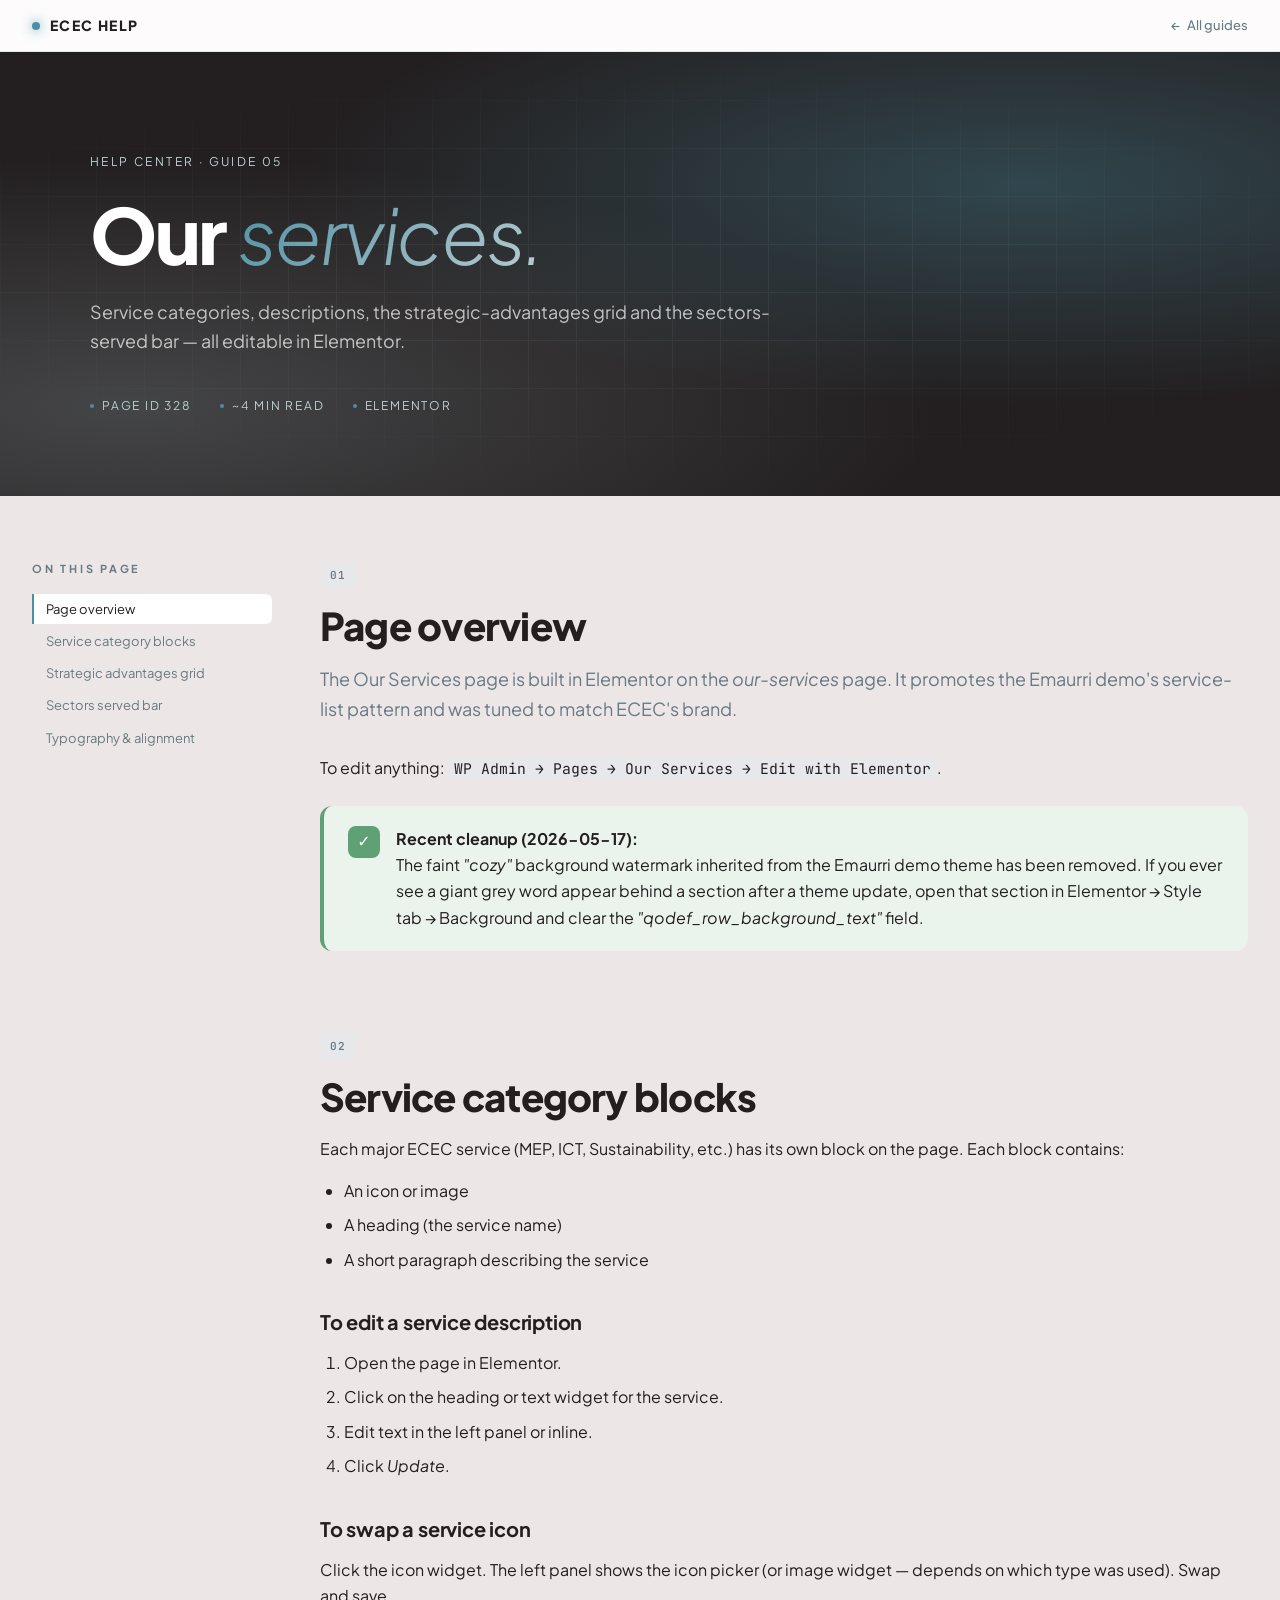
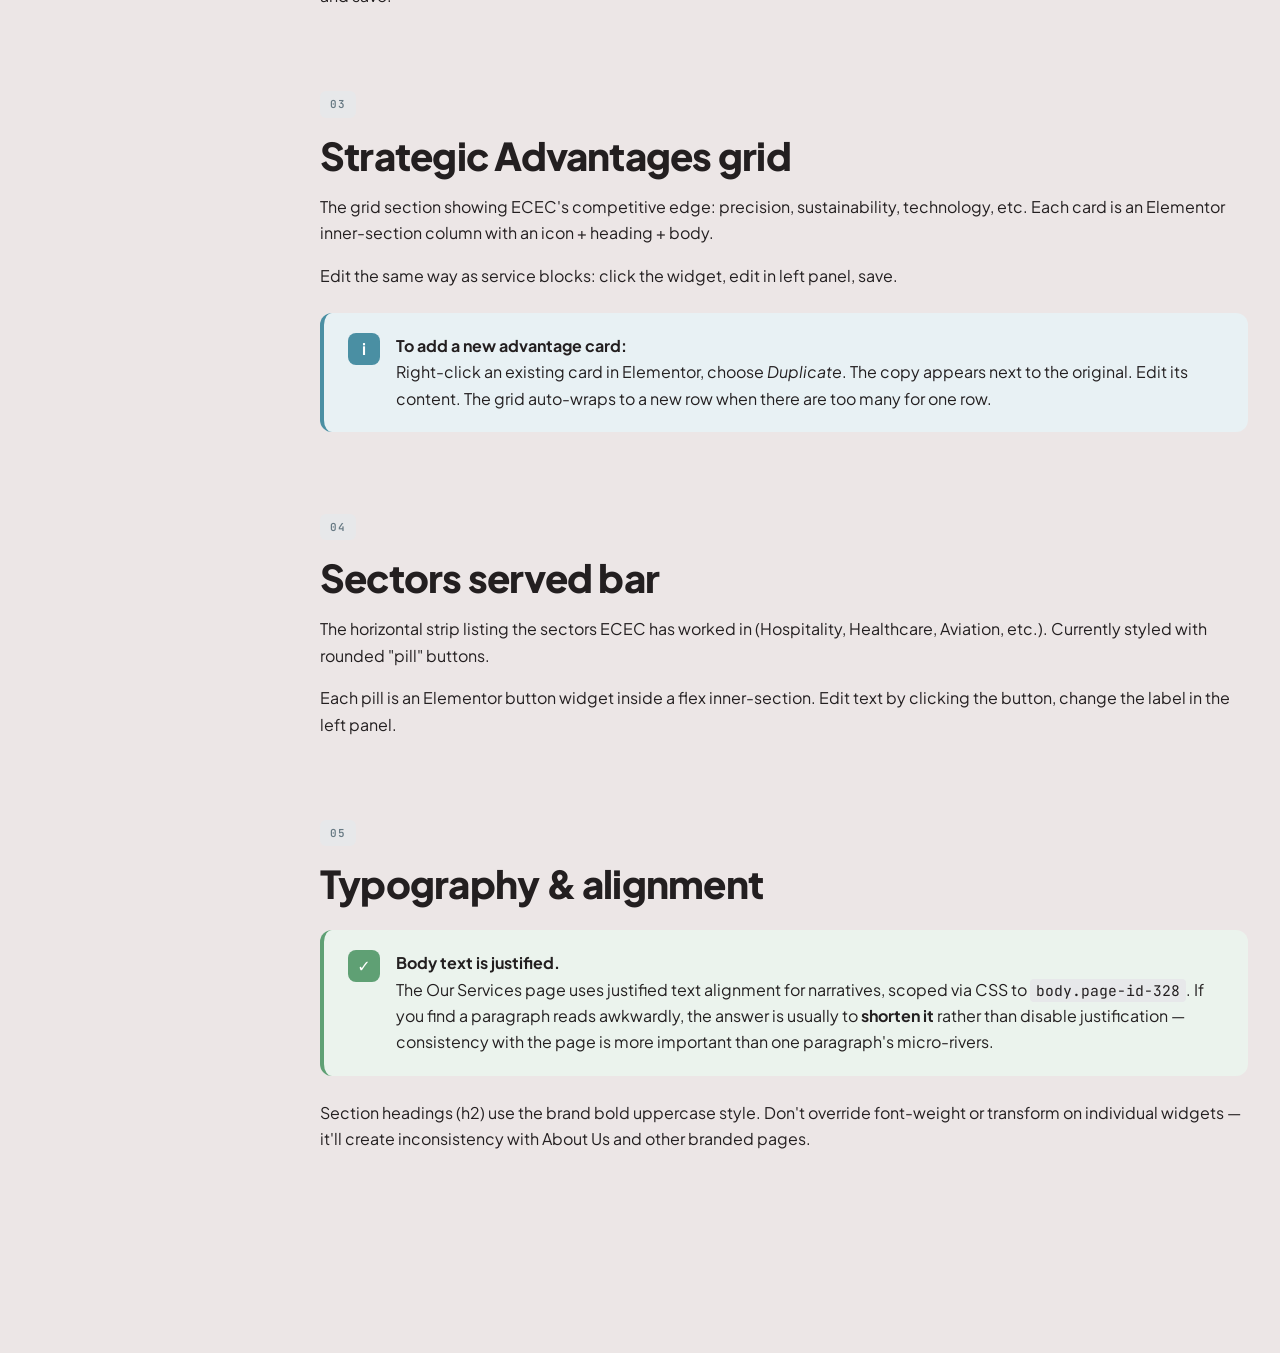
<file: help/services.html>
<!doctype html>
<html lang="en">
<head>
<meta charset="utf-8">
<meta name="viewport" content="width=device-width,initial-scale=1">
<title>Our Services · ECEC Help</title>
<link rel="preconnect" href="https://fonts.googleapis.com">
<link rel="preconnect" href="https://fonts.gstatic.com" crossorigin>
<link href="https://fonts.googleapis.com/css2?family=Plus+Jakarta+Sans:wght@300;400;500;600;700;800&family=JetBrains+Mono:wght@400;600&display=swap" rel="stylesheet">
<link rel="stylesheet" href="_styles.css">
</head>
<body>

<header class="topbar">
  <a href="index.html" class="topbar__brand">ECEC Help</a>
  <a href="index.html" class="topbar__back">All guides</a>
  <div class="topbar__progress" id="bar"></div>
</header>

<section class="hero">
  <div class="hero__bg"></div>
  <div class="hero__grid"></div>
  <div class="hero__inner">
    <div class="hero__crumb"><a href="index.html">Help center</a> &middot; Guide 05</div>
    <h1 class="hero__title">Our <span>services.</span></h1>
    <p class="hero__sub">Service categories, descriptions, the strategic-advantages grid and the sectors-served bar &mdash; all editable in Elementor.</p>
    <div class="hero__meta">
      <span>Page ID 328</span>
      <span>~4 min read</span>
      <span>Elementor</span>
    </div>
  </div>
</section>

<div class="wrap">
  <aside class="toc">
    <h4>On this page</h4>
    <a href="#overview">Page overview</a>
    <a href="#service-blocks">Service category blocks</a>
    <a href="#advantages">Strategic advantages grid</a>
    <a href="#sectors">Sectors served bar</a>
    <a href="#typography">Typography &amp; alignment</a>
  </aside>

  <main class="content">

    <section class="sec reveal" id="overview">
      <span class="sec__num">01</span>
      <h2>Page overview</h2>
      <p class="lead">The Our Services page is built in Elementor on the <em>our-services</em> page. It promotes the Emaurri demo's service-list pattern and was tuned to match ECEC's brand.</p>

      <p>To edit anything: <code>WP Admin → Pages → Our Services → Edit with Elementor</code>.</p>

      <div class="callout callout--ok">
        <div class="callout__icon">✓</div>
        <div>
          <strong>Recent cleanup (2026-05-17):</strong>
          <p>The faint <em>"cozy"</em> background watermark inherited from the Emaurri demo theme has been removed. If you ever see a giant grey word appear behind a section after a theme update, open that section in Elementor → Style tab → Background and clear the <em>"qodef_row_background_text"</em> field.</p>
        </div>
      </div>
    </section>

    <section class="sec reveal" id="service-blocks">
      <span class="sec__num">02</span>
      <h2>Service category blocks</h2>
      <p>Each major ECEC service (MEP, ICT, Sustainability, etc.) has its own block on the page. Each block contains:</p>
      <ul>
        <li>An icon or image</li>
        <li>A heading (the service name)</li>
        <li>A short paragraph describing the service</li>
      </ul>

      <h3>To edit a service description</h3>
      <ol>
        <li>Open the page in Elementor.</li>
        <li>Click on the heading or text widget for the service.</li>
        <li>Edit text in the left panel or inline.</li>
        <li>Click <em>Update</em>.</li>
      </ol>

      <h3>To swap a service icon</h3>
      <p>Click the icon widget. The left panel shows the icon picker (or image widget &mdash; depends on which type was used). Swap and save.</p>
    </section>

    <section class="sec reveal" id="advantages">
      <span class="sec__num">03</span>
      <h2>Strategic Advantages grid</h2>
      <p>The grid section showing ECEC's competitive edge: precision, sustainability, technology, etc. Each card is an Elementor inner-section column with an icon + heading + body.</p>

      <p>Edit the same way as service blocks: click the widget, edit in left panel, save.</p>

      <div class="callout callout--tip">
        <div class="callout__icon">i</div>
        <div>
          <strong>To add a new advantage card:</strong>
          <p>Right-click an existing card in Elementor, choose <em>Duplicate</em>. The copy appears next to the original. Edit its content. The grid auto-wraps to a new row when there are too many for one row.</p>
        </div>
      </div>
    </section>

    <section class="sec reveal" id="sectors">
      <span class="sec__num">04</span>
      <h2>Sectors served bar</h2>
      <p>The horizontal strip listing the sectors ECEC has worked in (Hospitality, Healthcare, Aviation, etc.). Currently styled with rounded "pill" buttons.</p>

      <p>Each pill is an Elementor button widget inside a flex inner-section. Edit text by clicking the button, change the label in the left panel.</p>
    </section>

    <section class="sec reveal" id="typography">
      <span class="sec__num">05</span>
      <h2>Typography &amp; alignment</h2>

      <div class="callout callout--ok">
        <div class="callout__icon">✓</div>
        <div>
          <strong>Body text is justified.</strong>
          <p>The Our Services page uses justified text alignment for narratives, scoped via CSS to <code>body.page-id-328</code>. If you find a paragraph reads awkwardly, the answer is usually to <strong>shorten it</strong> rather than disable justification &mdash; consistency with the page is more important than one paragraph's micro-rivers.</p>
        </div>
      </div>

      <p>Section headings (h2) use the brand bold uppercase style. Don't override font-weight or transform on individual widgets &mdash; it'll create inconsistency with About Us and other branded pages.</p>
    </section>

  </main>
</div>

<script src="_scripts.js"></script>
</body>
</html>
</file>
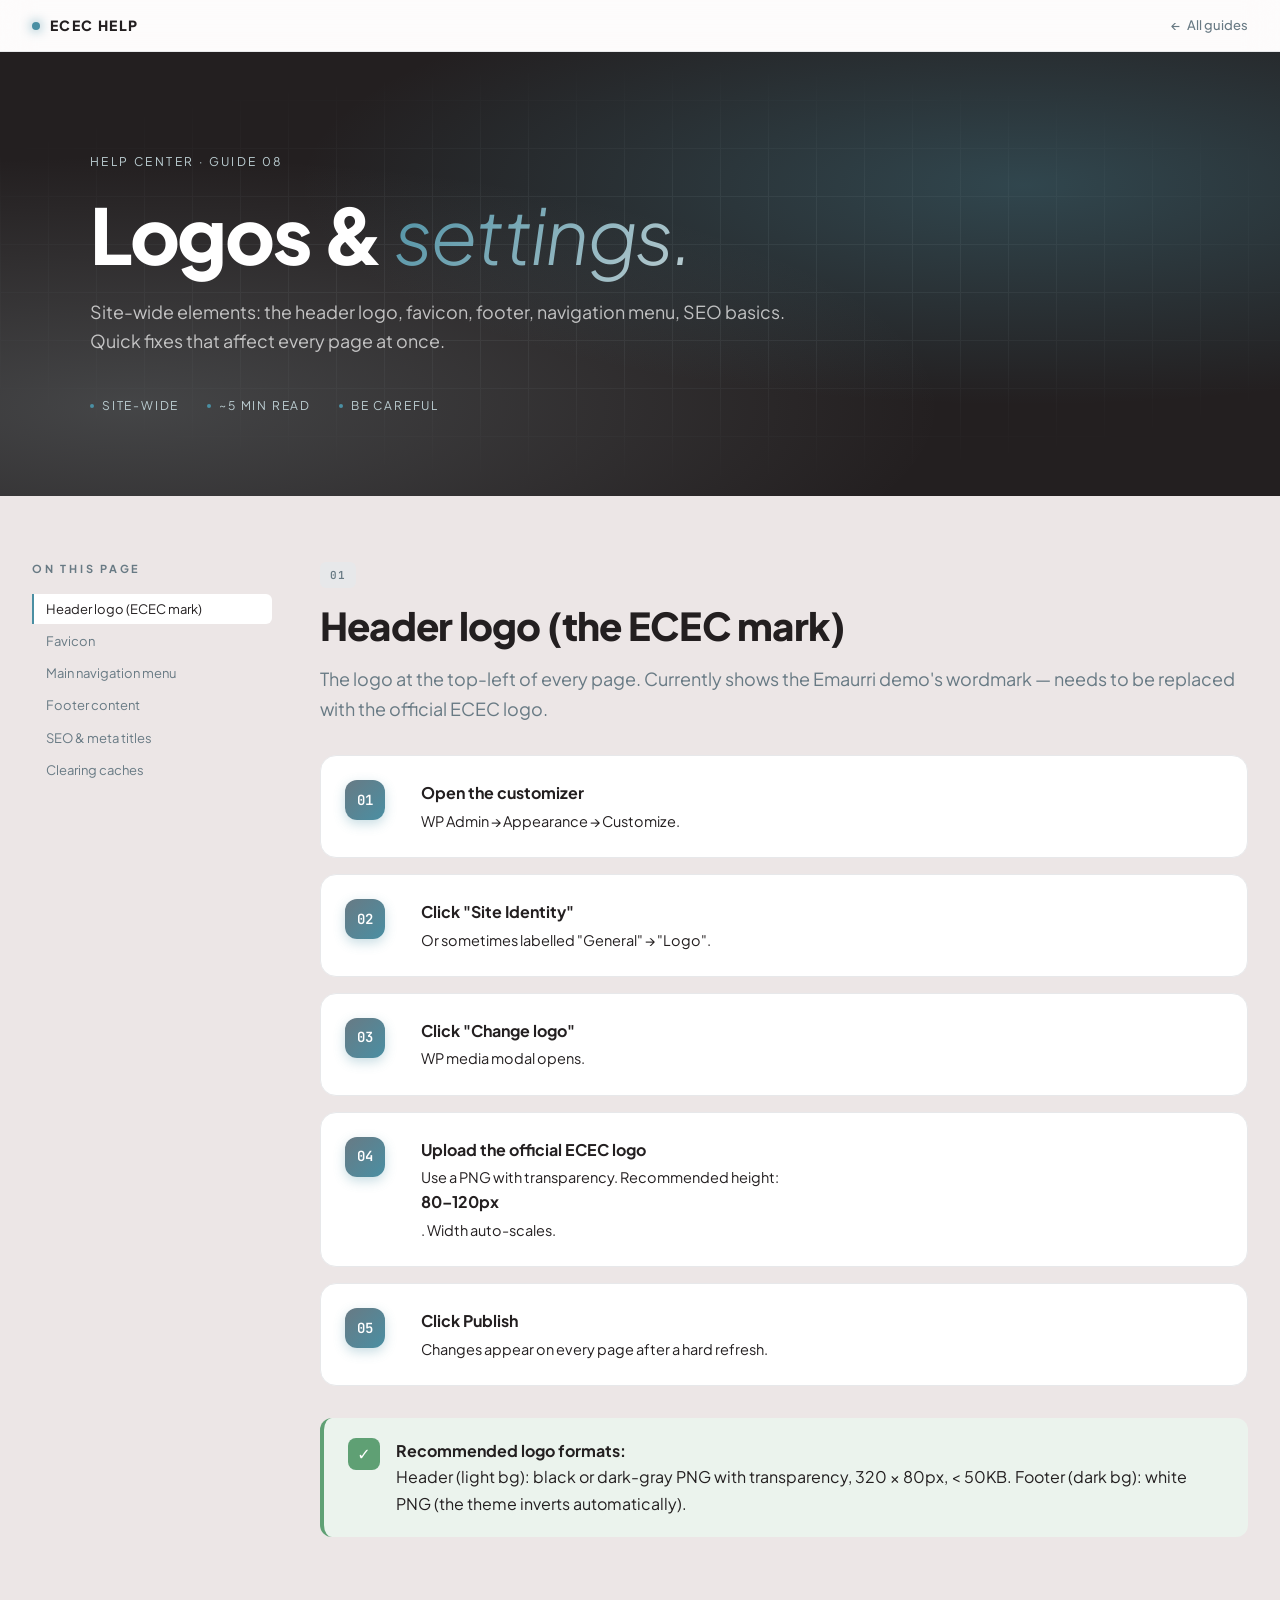
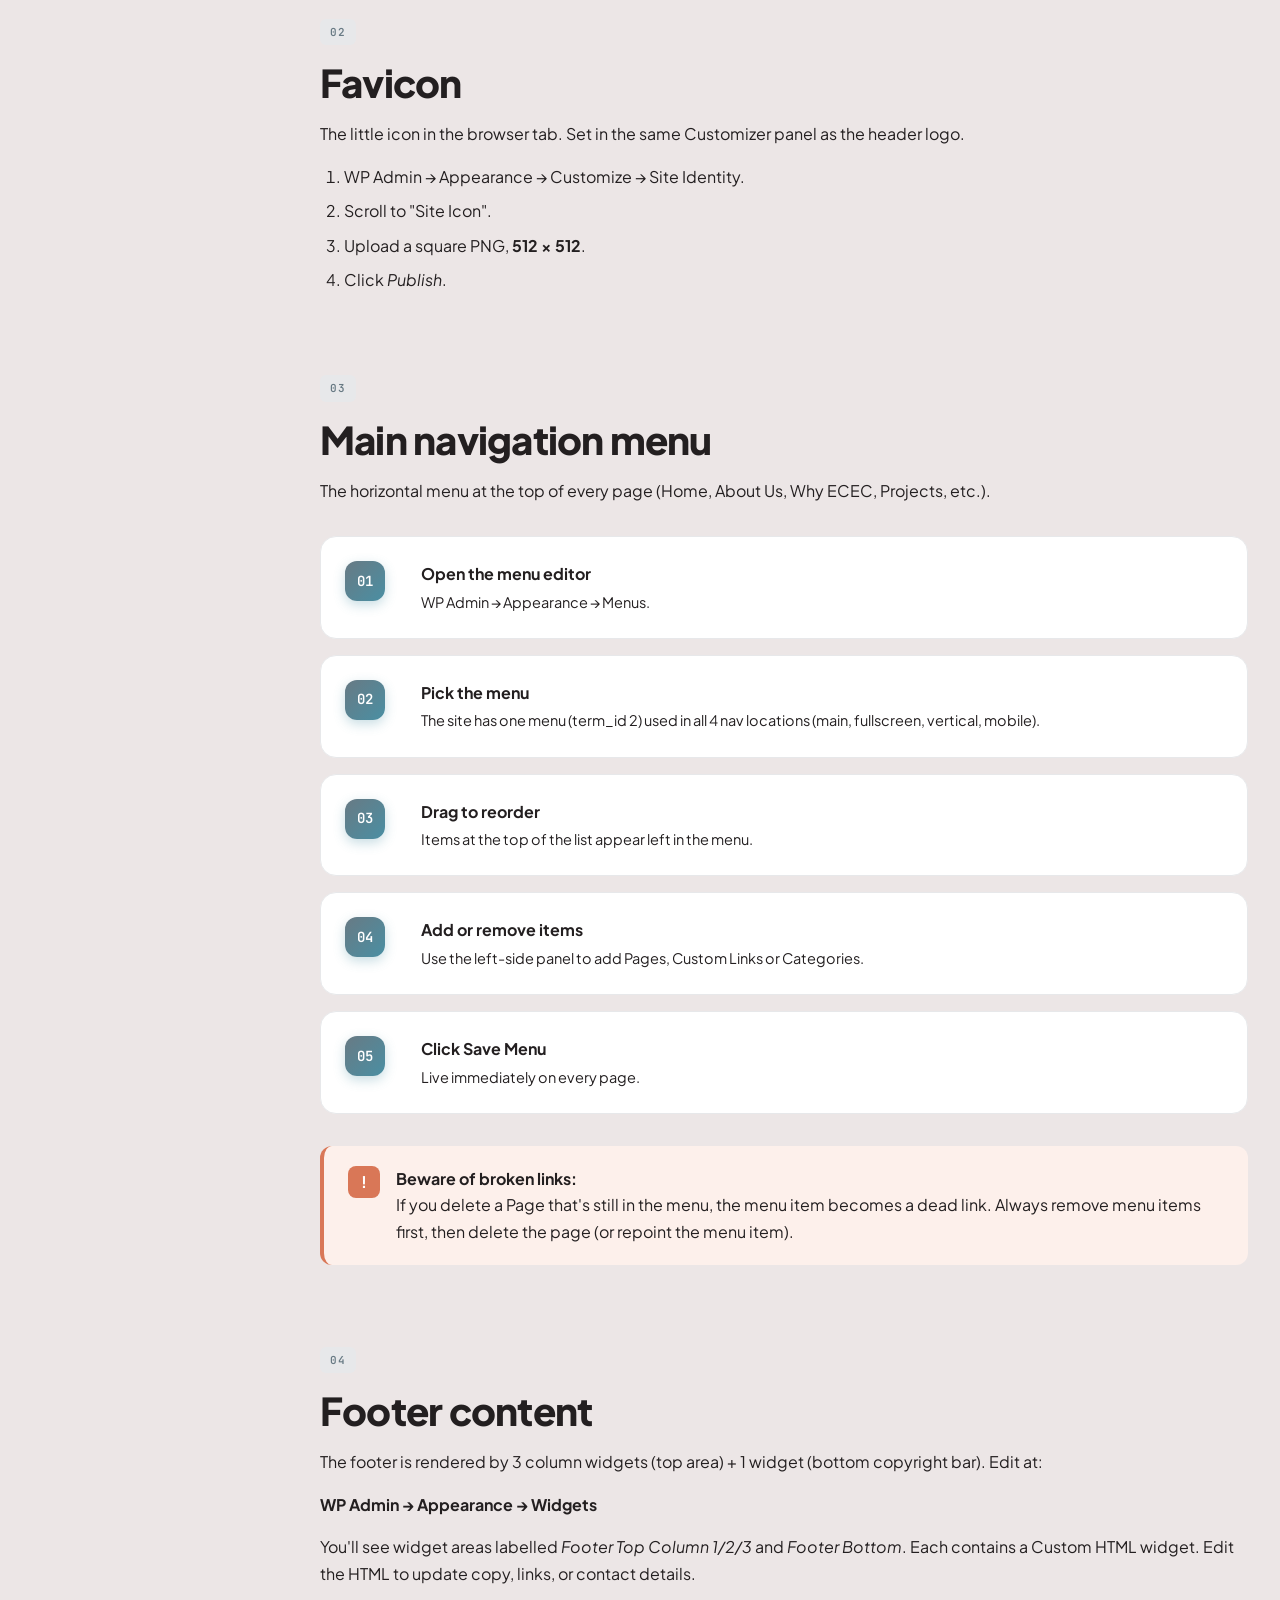
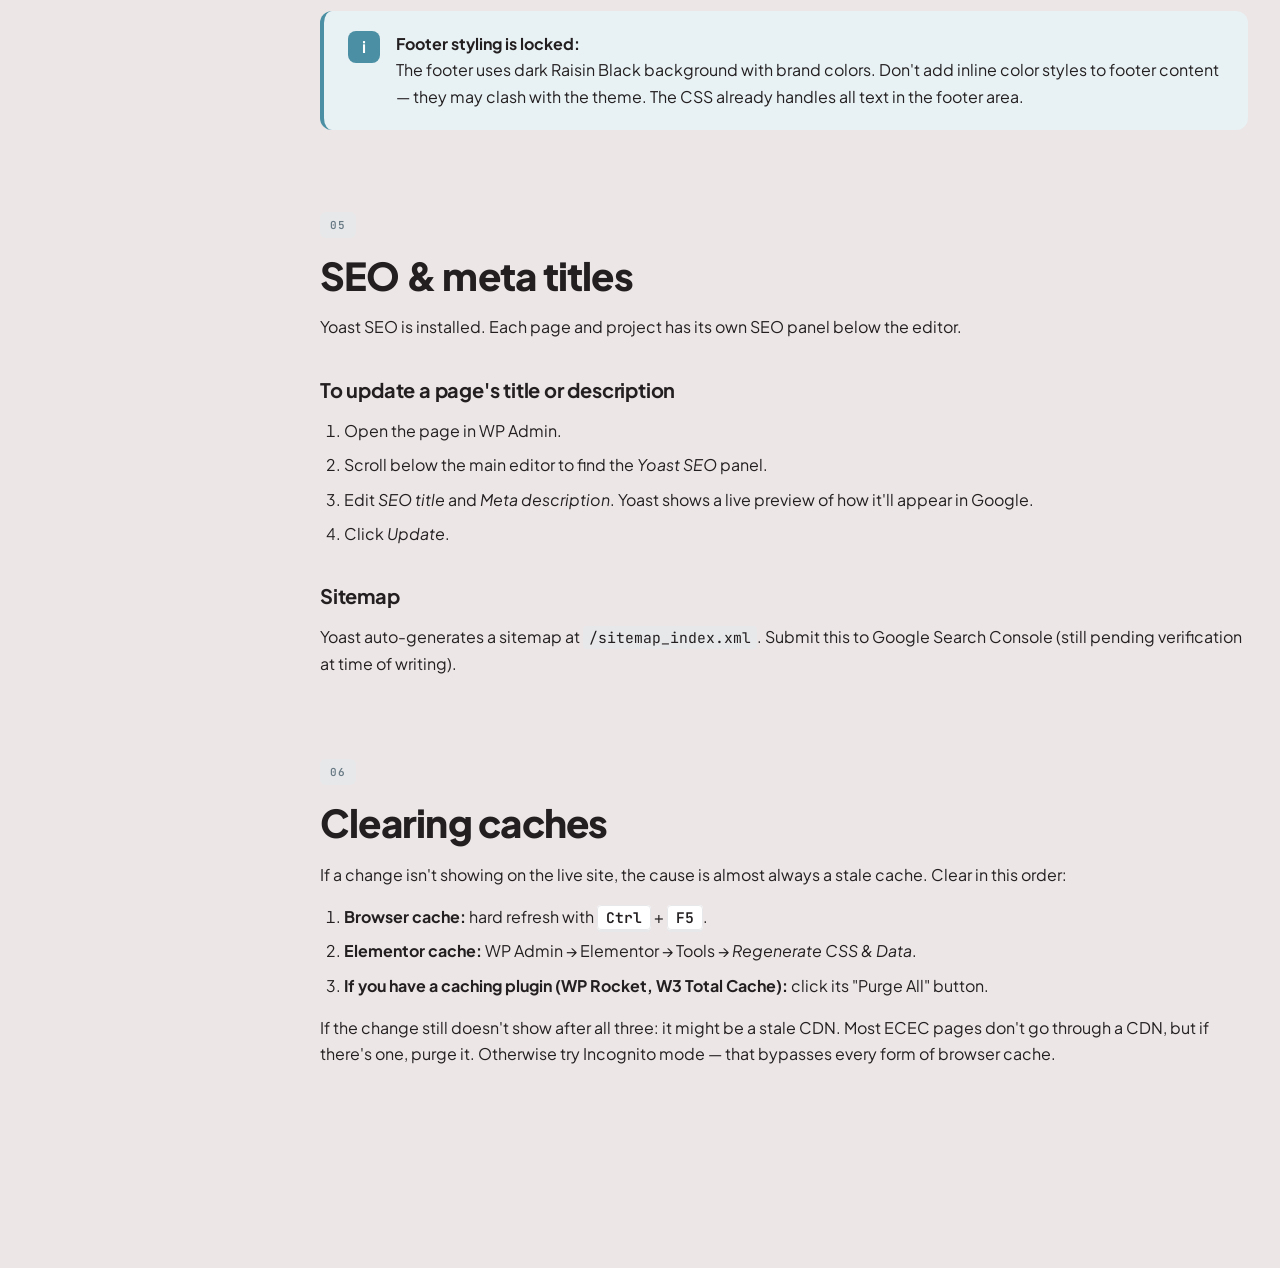
<file: help/settings.html>
<!doctype html>
<html lang="en">
<head>
<meta charset="utf-8">
<meta name="viewport" content="width=device-width,initial-scale=1">
<title>Logos &amp; Settings · ECEC Help</title>
<link rel="preconnect" href="https://fonts.googleapis.com">
<link rel="preconnect" href="https://fonts.gstatic.com" crossorigin>
<link href="https://fonts.googleapis.com/css2?family=Plus+Jakarta+Sans:wght@300;400;500;600;700;800&family=JetBrains+Mono:wght@400;600&display=swap" rel="stylesheet">
<link rel="stylesheet" href="_styles.css">
</head>
<body>

<header class="topbar">
  <a href="index.html" class="topbar__brand">ECEC Help</a>
  <a href="index.html" class="topbar__back">All guides</a>
  <div class="topbar__progress" id="bar"></div>
</header>

<section class="hero">
  <div class="hero__bg"></div>
  <div class="hero__grid"></div>
  <div class="hero__inner">
    <div class="hero__crumb"><a href="index.html">Help center</a> &middot; Guide 08</div>
    <h1 class="hero__title">Logos &amp; <span>settings.</span></h1>
    <p class="hero__sub">Site-wide elements: the header logo, favicon, footer, navigation menu, SEO basics. Quick fixes that affect every page at once.</p>
    <div class="hero__meta">
      <span>Site-wide</span>
      <span>~5 min read</span>
      <span>Be careful</span>
    </div>
  </div>
</section>

<div class="wrap">
  <aside class="toc">
    <h4>On this page</h4>
    <a href="#header-logo">Header logo (ECEC mark)</a>
    <a href="#favicon">Favicon</a>
    <a href="#menu">Main navigation menu</a>
    <a href="#footer">Footer content</a>
    <a href="#seo">SEO &amp; meta titles</a>
    <a href="#cache">Clearing caches</a>
  </aside>

  <main class="content">

    <section class="sec reveal" id="header-logo">
      <span class="sec__num">01</span>
      <h2>Header logo (the ECEC mark)</h2>
      <p class="lead">The logo at the top-left of every page. Currently shows the Emaurri demo's wordmark &mdash; needs to be replaced with the official ECEC logo.</p>

      <div class="steps">
        <div class="step"><div class="step__body"><strong>Open the customizer</strong>WP Admin → Appearance → Customize.</div></div>
        <div class="step"><div class="step__body"><strong>Click "Site Identity"</strong>Or sometimes labelled "General" → "Logo".</div></div>
        <div class="step"><div class="step__body"><strong>Click "Change logo"</strong>WP media modal opens.</div></div>
        <div class="step"><div class="step__body"><strong>Upload the official ECEC logo</strong>Use a PNG with transparency. Recommended height: <strong>80&ndash;120px</strong>. Width auto-scales.</div></div>
        <div class="step"><div class="step__body"><strong>Click Publish</strong>Changes appear on every page after a hard refresh.</div></div>
      </div>

      <div class="callout callout--ok">
        <div class="callout__icon">✓</div>
        <div>
          <strong>Recommended logo formats:</strong>
          <p>Header (light bg): black or dark-gray PNG with transparency, 320 &times; 80px, &lt; 50KB. Footer (dark bg): white PNG (the theme inverts automatically).</p>
        </div>
      </div>
    </section>

    <section class="sec reveal" id="favicon">
      <span class="sec__num">02</span>
      <h2>Favicon</h2>
      <p>The little icon in the browser tab. Set in the same Customizer panel as the header logo.</p>

      <ol>
        <li>WP Admin → Appearance → Customize → Site Identity.</li>
        <li>Scroll to "Site Icon".</li>
        <li>Upload a square PNG, <strong>512 &times; 512</strong>.</li>
        <li>Click <em>Publish</em>.</li>
      </ol>
    </section>

    <section class="sec reveal" id="menu">
      <span class="sec__num">03</span>
      <h2>Main navigation menu</h2>
      <p>The horizontal menu at the top of every page (Home, About Us, Why ECEC, Projects, etc.).</p>

      <div class="steps">
        <div class="step"><div class="step__body"><strong>Open the menu editor</strong>WP Admin → Appearance → Menus.</div></div>
        <div class="step"><div class="step__body"><strong>Pick the menu</strong>The site has one menu (term_id 2) used in all 4 nav locations (main, fullscreen, vertical, mobile).</div></div>
        <div class="step"><div class="step__body"><strong>Drag to reorder</strong>Items at the top of the list appear left in the menu.</div></div>
        <div class="step"><div class="step__body"><strong>Add or remove items</strong>Use the left-side panel to add Pages, Custom Links or Categories.</div></div>
        <div class="step"><div class="step__body"><strong>Click Save Menu</strong>Live immediately on every page.</div></div>
      </div>

      <div class="callout callout--warn">
        <div class="callout__icon">!</div>
        <div>
          <strong>Beware of broken links:</strong>
          <p>If you delete a Page that's still in the menu, the menu item becomes a dead link. Always remove menu items first, then delete the page (or repoint the menu item).</p>
        </div>
      </div>
    </section>

    <section class="sec reveal" id="footer">
      <span class="sec__num">04</span>
      <h2>Footer content</h2>
      <p>The footer is rendered by 3 column widgets (top area) + 1 widget (bottom copyright bar). Edit at:</p>

      <p><strong>WP Admin → Appearance → Widgets</strong></p>
      <p>You'll see widget areas labelled <em>Footer Top Column 1/2/3</em> and <em>Footer Bottom</em>. Each contains a Custom HTML widget. Edit the HTML to update copy, links, or contact details.</p>

      <div class="callout callout--tip">
        <div class="callout__icon">i</div>
        <div>
          <strong>Footer styling is locked:</strong>
          <p>The footer uses dark Raisin Black background with brand colors. Don't add inline color styles to footer content &mdash; they may clash with the theme. The CSS already handles all text in the footer area.</p>
        </div>
      </div>
    </section>

    <section class="sec reveal" id="seo">
      <span class="sec__num">05</span>
      <h2>SEO &amp; meta titles</h2>
      <p>Yoast SEO is installed. Each page and project has its own SEO panel below the editor.</p>

      <h3>To update a page's title or description</h3>
      <ol>
        <li>Open the page in WP Admin.</li>
        <li>Scroll below the main editor to find the <em>Yoast SEO</em> panel.</li>
        <li>Edit <em>SEO title</em> and <em>Meta description</em>. Yoast shows a live preview of how it'll appear in Google.</li>
        <li>Click <em>Update</em>.</li>
      </ol>

      <h3>Sitemap</h3>
      <p>Yoast auto-generates a sitemap at <code>/sitemap_index.xml</code>. Submit this to Google Search Console (still pending verification at time of writing).</p>
    </section>

    <section class="sec reveal" id="cache">
      <span class="sec__num">06</span>
      <h2>Clearing caches</h2>
      <p>If a change isn't showing on the live site, the cause is almost always a stale cache. Clear in this order:</p>

      <ol>
        <li><strong>Browser cache:</strong> hard refresh with <kbd>Ctrl</kbd> + <kbd>F5</kbd>.</li>
        <li><strong>Elementor cache:</strong> WP Admin → Elementor → Tools → <em>Regenerate CSS &amp; Data</em>.</li>
        <li><strong>If you have a caching plugin (WP Rocket, W3 Total Cache):</strong> click its "Purge All" button.</li>
      </ol>

      <p>If the change still doesn't show after all three: it might be a stale CDN. Most ECEC pages don't go through a CDN, but if there's one, purge it. Otherwise try Incognito mode &mdash; that bypasses every form of browser cache.</p>
    </section>

  </main>
</div>

<script src="_scripts.js"></script>
</body>
</html>
</file>
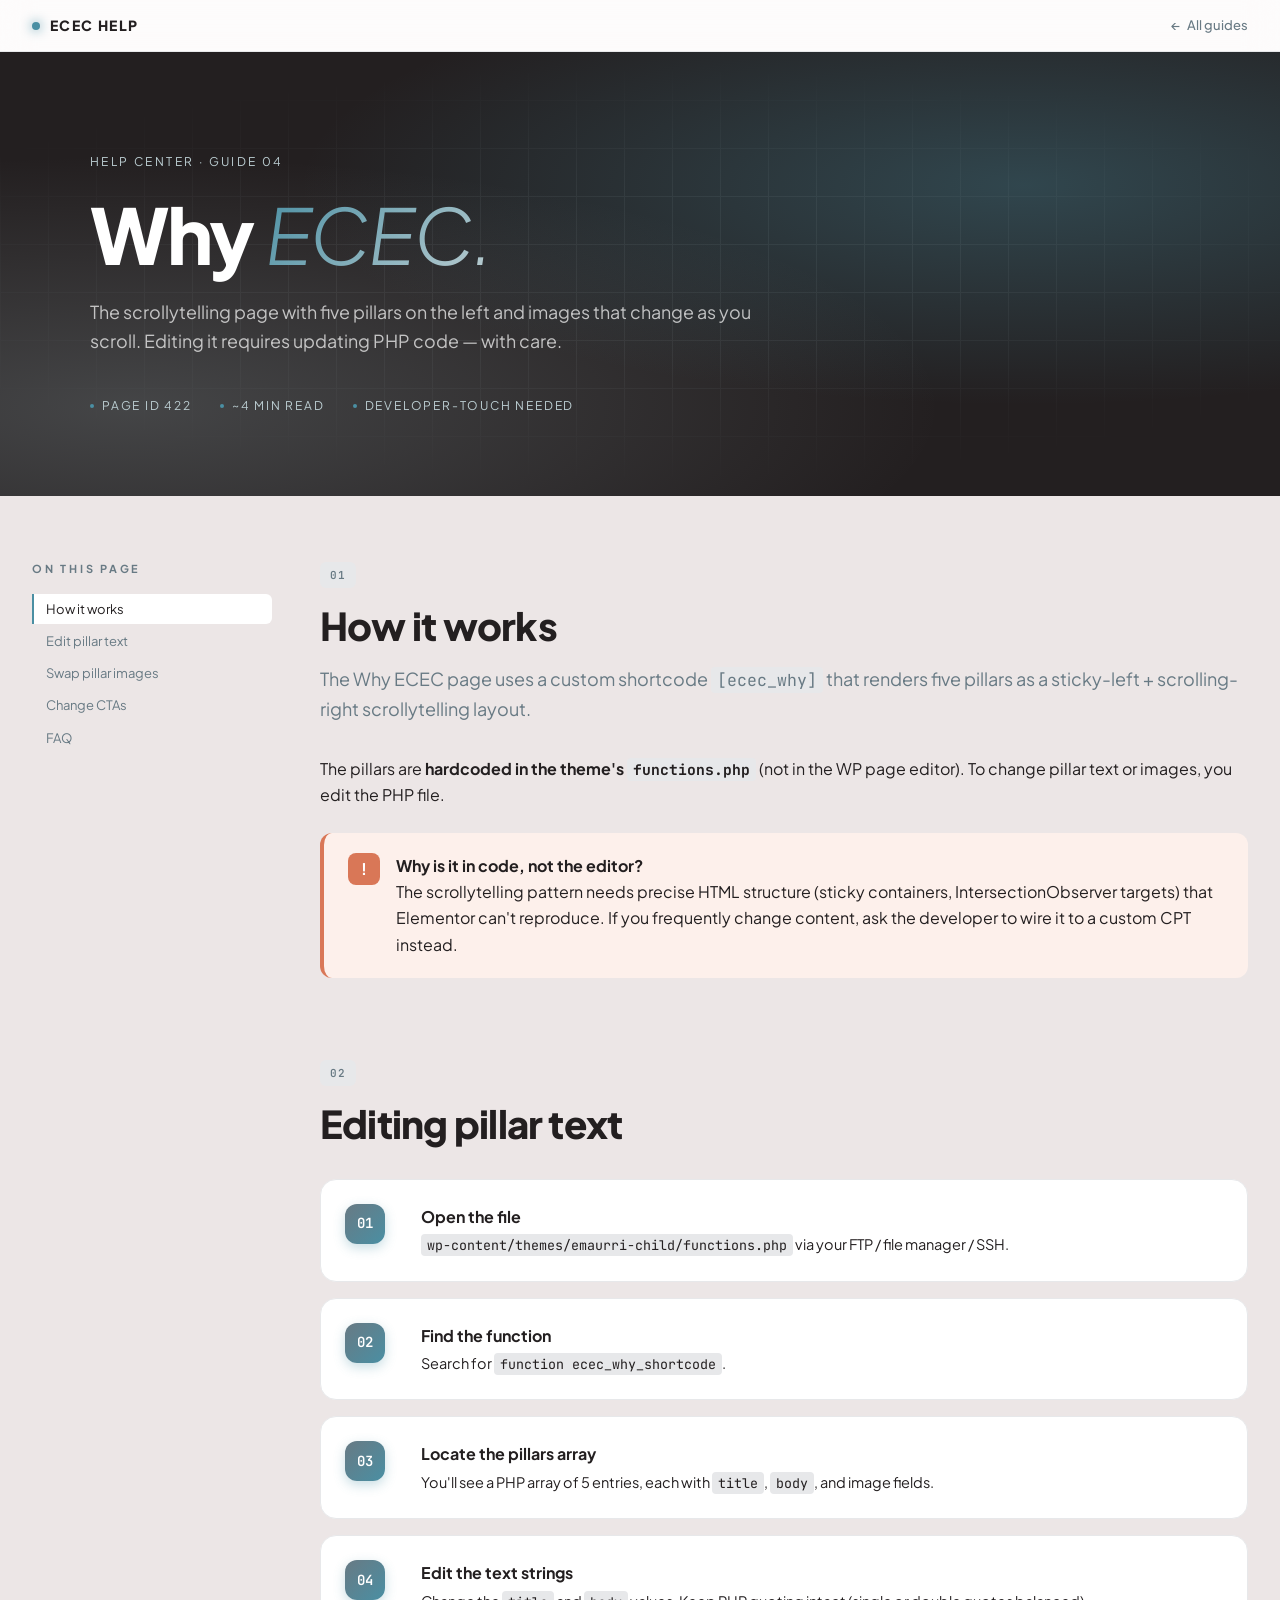
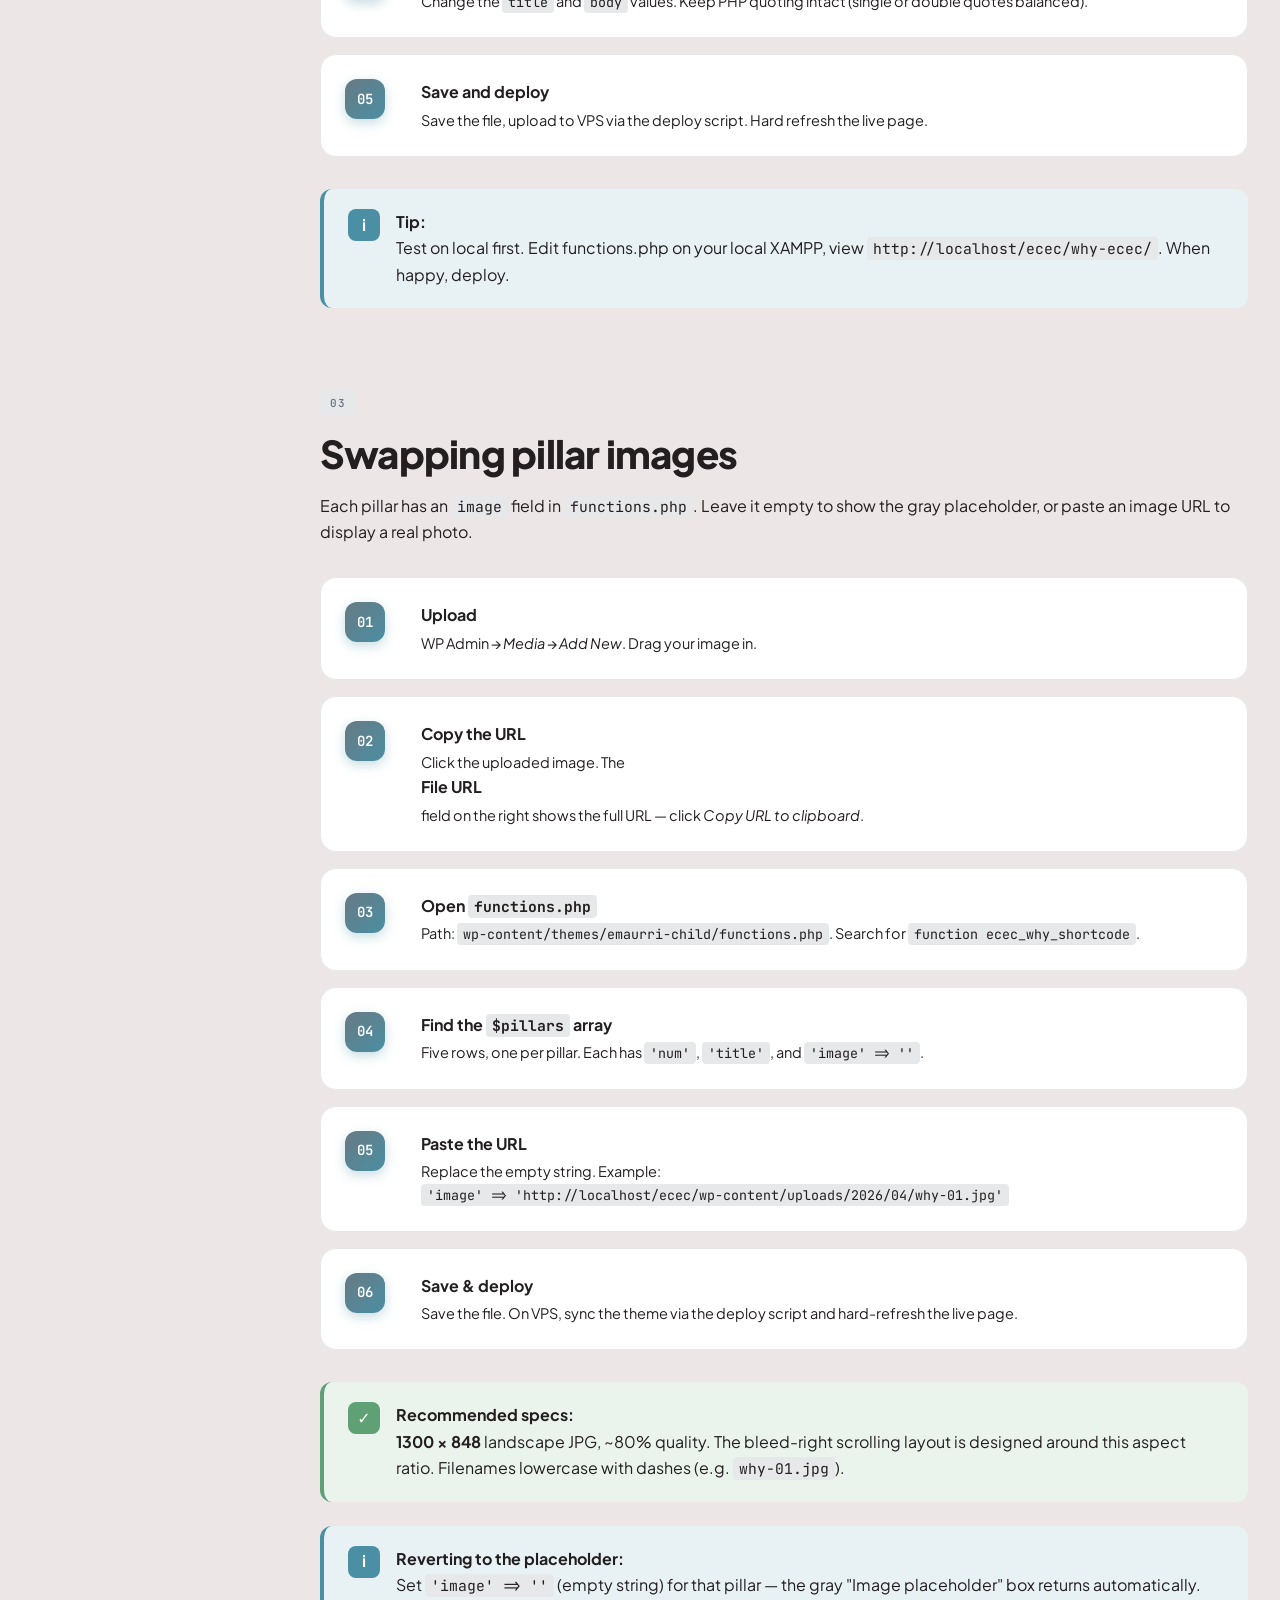
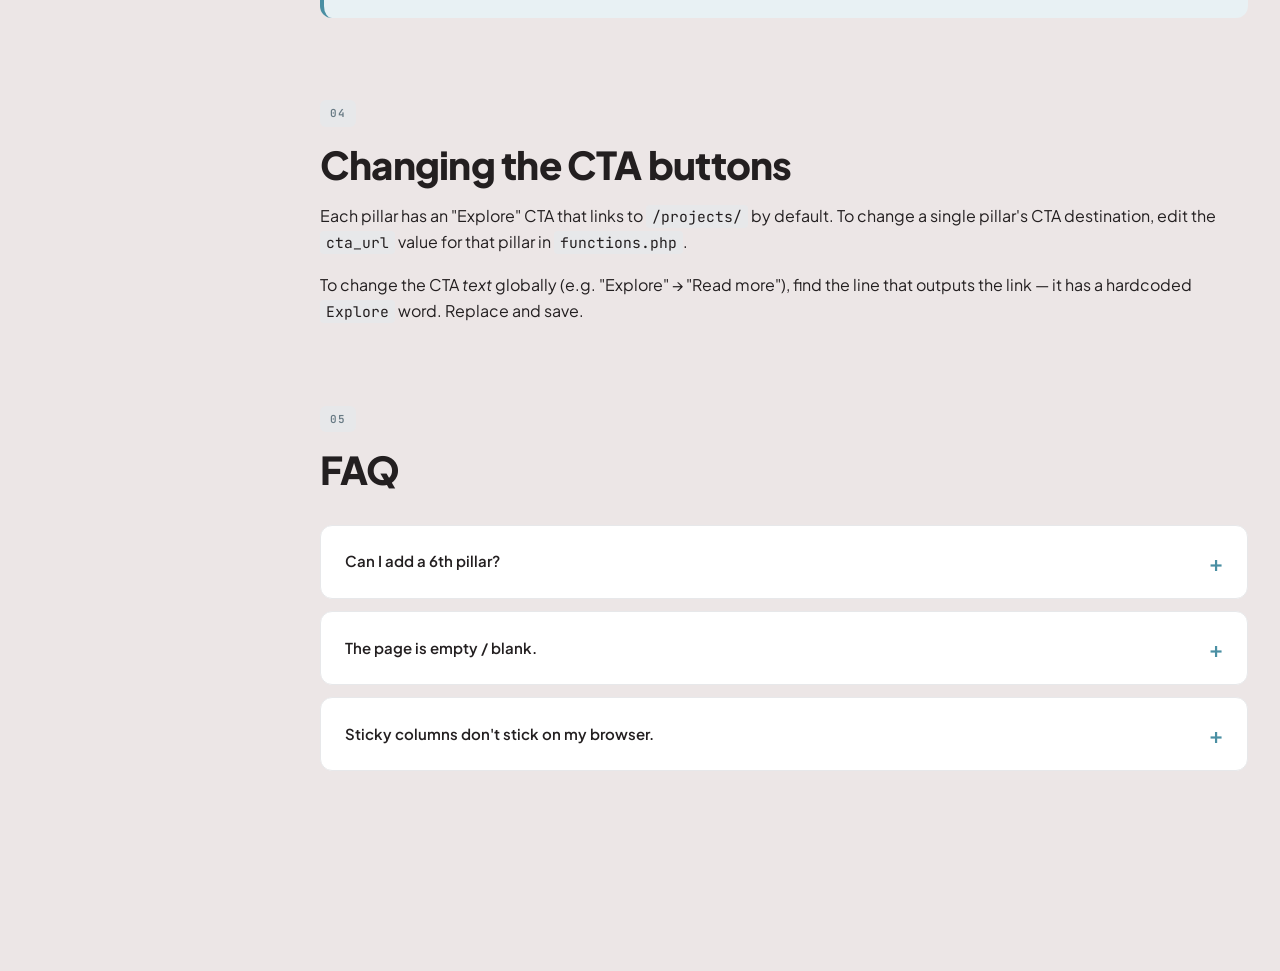
<file: help/why-ecec.html>
<!doctype html>
<html lang="en">
<head>
<meta charset="utf-8">
<meta name="viewport" content="width=device-width,initial-scale=1">
<title>Why ECEC · ECEC Help</title>
<link rel="preconnect" href="https://fonts.googleapis.com">
<link rel="preconnect" href="https://fonts.gstatic.com" crossorigin>
<link href="https://fonts.googleapis.com/css2?family=Plus+Jakarta+Sans:wght@300;400;500;600;700;800&family=JetBrains+Mono:wght@400;600&display=swap" rel="stylesheet">
<link rel="stylesheet" href="_styles.css">
</head>
<body>

<header class="topbar">
  <a href="index.html" class="topbar__brand">ECEC Help</a>
  <a href="index.html" class="topbar__back">All guides</a>
  <div class="topbar__progress" id="bar"></div>
</header>

<section class="hero">
  <div class="hero__bg"></div>
  <div class="hero__grid"></div>
  <div class="hero__inner">
    <div class="hero__crumb"><a href="index.html">Help center</a> &middot; Guide 04</div>
    <h1 class="hero__title">Why <span>ECEC.</span></h1>
    <p class="hero__sub">The scrollytelling page with five pillars on the left and images that change as you scroll. Editing it requires updating PHP code &mdash; with care.</p>
    <div class="hero__meta">
      <span>Page ID 422</span>
      <span>~4 min read</span>
      <span>Developer-touch needed</span>
    </div>
  </div>
</section>

<div class="wrap">
  <aside class="toc">
    <h4>On this page</h4>
    <a href="#how-it-works">How it works</a>
    <a href="#edit-text">Edit pillar text</a>
    <a href="#swap-images">Swap pillar images</a>
    <a href="#cta">Change CTAs</a>
    <a href="#faq">FAQ</a>
  </aside>

  <main class="content">

    <section class="sec reveal" id="how-it-works">
      <span class="sec__num">01</span>
      <h2>How it works</h2>
      <p class="lead">The Why ECEC page uses a custom shortcode <code>[ecec_why]</code> that renders five pillars as a sticky-left + scrolling-right scrollytelling layout.</p>

      <p>The pillars are <strong>hardcoded in the theme's <code>functions.php</code></strong> (not in the WP page editor). To change pillar text or images, you edit the PHP file.</p>

      <div class="callout callout--warn">
        <div class="callout__icon">!</div>
        <div>
          <strong>Why is it in code, not the editor?</strong>
          <p>The scrollytelling pattern needs precise HTML structure (sticky containers, IntersectionObserver targets) that Elementor can't reproduce. If you frequently change content, ask the developer to wire it to a custom CPT instead.</p>
        </div>
      </div>
    </section>

    <section class="sec reveal" id="edit-text">
      <span class="sec__num">02</span>
      <h2>Editing pillar text</h2>

      <div class="steps">
        <div class="step"><div class="step__body"><strong>Open the file</strong><code>wp-content/themes/emaurri-child/functions.php</code> via your FTP / file manager / SSH.</div></div>
        <div class="step"><div class="step__body"><strong>Find the function</strong>Search for <code>function ecec_why_shortcode</code>.</div></div>
        <div class="step"><div class="step__body"><strong>Locate the pillars array</strong>You'll see a PHP array of 5 entries, each with <code>title</code>, <code>body</code>, and image fields.</div></div>
        <div class="step"><div class="step__body"><strong>Edit the text strings</strong>Change the <code>title</code> and <code>body</code> values. Keep PHP quoting intact (single or double quotes balanced).</div></div>
        <div class="step"><div class="step__body"><strong>Save and deploy</strong>Save the file, upload to VPS via the deploy script. Hard refresh the live page.</div></div>
      </div>

      <div class="callout callout--tip">
        <div class="callout__icon">i</div>
        <div>
          <strong>Tip:</strong>
          <p>Test on local first. Edit functions.php on your local XAMPP, view <code>http://localhost/ecec/why-ecec/</code>. When happy, deploy.</p>
        </div>
      </div>
    </section>

    <section class="sec reveal" id="swap-images">
      <span class="sec__num">03</span>
      <h2>Swapping pillar images</h2>
      <p>Each pillar has an <code>image</code> field in <code>functions.php</code>. Leave it empty to show the gray placeholder, or paste an image URL to display a real photo.</p>

      <div class="steps">
        <div class="step"><div class="step__body"><strong>Upload</strong>WP Admin → <em>Media</em> → <em>Add New</em>. Drag your image in.</div></div>
        <div class="step"><div class="step__body"><strong>Copy the URL</strong>Click the uploaded image. The <strong>File URL</strong> field on the right shows the full URL &mdash; click <em>Copy URL to clipboard</em>.</div></div>
        <div class="step"><div class="step__body"><strong>Open <code>functions.php</code></strong>Path: <code>wp-content/themes/emaurri-child/functions.php</code>. Search for <code>function ecec_why_shortcode</code>.</div></div>
        <div class="step"><div class="step__body"><strong>Find the <code>$pillars</code> array</strong>Five rows, one per pillar. Each has <code>'num'</code>, <code>'title'</code>, and <code>'image' =&gt; ''</code>.</div></div>
        <div class="step"><div class="step__body"><strong>Paste the URL</strong>Replace the empty string. Example:<br><code>'image' =&gt; 'http://localhost/ecec/wp-content/uploads/2026/04/why-01.jpg'</code></div></div>
        <div class="step"><div class="step__body"><strong>Save &amp; deploy</strong>Save the file. On VPS, sync the theme via the deploy script and hard-refresh the live page.</div></div>
      </div>

      <div class="callout callout--ok">
        <div class="callout__icon">✓</div>
        <div>
          <strong>Recommended specs:</strong>
          <p><strong>1300 &times; 848</strong> landscape JPG, ~80% quality. The bleed-right scrolling layout is designed around this aspect ratio. Filenames lowercase with dashes (e.g. <code>why-01.jpg</code>).</p>
        </div>
      </div>

      <div class="callout callout--tip">
        <div class="callout__icon">i</div>
        <div>
          <strong>Reverting to the placeholder:</strong>
          <p>Set <code>'image' =&gt; ''</code> (empty string) for that pillar &mdash; the gray "Image placeholder" box returns automatically.</p>
        </div>
      </div>
    </section>

    <section class="sec reveal" id="cta">
      <span class="sec__num">04</span>
      <h2>Changing the CTA buttons</h2>
      <p>Each pillar has an "Explore" CTA that links to <code>/projects/</code> by default. To change a single pillar's CTA destination, edit the <code>cta_url</code> value for that pillar in <code>functions.php</code>.</p>

      <p>To change the CTA <em>text</em> globally (e.g. "Explore" → "Read more"), find the line that outputs the link &mdash; it has a hardcoded <code>Explore</code> word. Replace and save.</p>
    </section>

    <section class="sec reveal" id="faq">
      <span class="sec__num">05</span>
      <h2>FAQ</h2>
      <div class="faq">
        <details>
          <summary>Can I add a 6th pillar?</summary>
          <div class="faq__body"><p>Yes. In the <code>$pillars</code> array, copy one of the existing entries and update the title/body/image. The CSS automatically lays out any number of pillars.</p></div>
        </details>
        <details>
          <summary>The page is empty / blank.</summary>
          <div class="faq__body"><p>Check that <code>_elementor_edit_mode</code> postmeta on page 422 is set to <code>builder</code>. Without it, Elementor doesn't render the wrapper section.</p></div>
        </details>
        <details>
          <summary>Sticky columns don't stick on my browser.</summary>
          <div class="faq__body"><p>Make sure <code>position: sticky</code> isn't broken by a parent <code>overflow: hidden</code>. The CSS already has overrides for the page wrapper &mdash; if you've added new wrappers, they may need <code>overflow: visible</code>.</p></div>
        </details>
      </div>
    </section>

  </main>
</div>

<script src="_scripts.js"></script>
</body>
</html>
</file>
<file: help/_styles.css>
/* ECEC Help Center - shared design system */

:root {
  --white: #ffffff;
  --platinum: #e7e8ea;
  --isabelline: #ece6e6;
  --silver: #bbcdd1;
  --slate: #687a84;
  --raisin: #231f20;
  --accent: #4a8fa3;
  --warning: #d97757;
  --success: #5fa074;
  --shadow-sm: 0 2px 8px rgba(35,31,32,.06);
  --shadow-md: 0 8px 24px rgba(35,31,32,.10);
  --shadow-lg: 0 20px 60px rgba(35,31,32,.18);
}
* { box-sizing: border-box; margin: 0; padding: 0; }
html { scroll-behavior: smooth; scroll-padding-top: 80px; }
body {
  font-family: 'Plus Jakarta Sans', system-ui, sans-serif;
  background: var(--isabelline);
  color: var(--raisin); line-height: 1.65;
  overflow-x: hidden;
}
code, kbd, .mono {
  font-family: 'JetBrains Mono', monospace; font-size: .92em;
  background: var(--platinum); padding: 2px 6px; border-radius: 4px;
}
kbd {
  background: var(--white); border: 1px solid var(--platinum);
  box-shadow: 0 2px 0 var(--platinum); padding: 2px 8px;
  font-weight: 600; color: var(--raisin);
}

/* Top bar */
.topbar {
  position: sticky; top: 0; z-index: 100;
  background: rgba(255,255,255,.85);
  backdrop-filter: saturate(180%) blur(16px);
  border-bottom: 1px solid var(--platinum);
  padding: 14px 32px;
  display: flex; align-items: center; justify-content: space-between;
}
.topbar__brand {
  display: flex; align-items: center; gap: 10px;
  font-weight: 800; font-size: 14px; letter-spacing: .1em; text-transform: uppercase;
  text-decoration: none; color: var(--raisin);
}
.topbar__brand::before {
  content: ''; width: 8px; height: 8px; border-radius: 50%;
  background: var(--accent); box-shadow: 0 0 12px var(--accent);
}
.topbar__back {
  font-size: 13px; color: var(--slate); text-decoration: none;
  display: inline-flex; align-items: center; gap: 6px; font-weight: 500;
}
.topbar__back::before { content: '←'; transition: transform .3s; }
.topbar__back:hover::before { transform: translateX(-3px); }
.topbar__progress {
  position: absolute; bottom: -1px; left: 0; height: 2px;
  background: linear-gradient(90deg, var(--slate), var(--accent));
  width: 0; transition: width .15s;
}

/* Hero */
.hero {
  position: relative; padding: 100px 32px 80px;
  background: var(--raisin); color: var(--white); overflow: hidden;
}
.hero__bg {
  position: absolute; inset: 0; pointer-events: none;
  background:
    radial-gradient(ellipse at 80% 30%, rgba(74,143,163,.35) 0%, transparent 50%),
    radial-gradient(ellipse at 10% 80%, rgba(187,205,209,.22) 0%, transparent 50%);
}
.hero__grid {
  position: absolute; inset: 0; pointer-events: none; opacity: .07;
  background-image:
    linear-gradient(var(--silver) 1px, transparent 1px),
    linear-gradient(90deg, var(--silver) 1px, transparent 1px);
  background-size: 48px 48px;
  mask-image: radial-gradient(ellipse 80% 60% at 50% 50%, #000 30%, transparent 80%);
}
.hero__inner { max-width: 1100px; margin: 0 auto; position: relative; z-index: 2; }
.hero__crumb {
  font-size: 12px; letter-spacing: .2em; text-transform: uppercase;
  color: var(--silver); margin-bottom: 24px;
}
.hero__crumb a { color: var(--silver); text-decoration: none; }
.hero__crumb a:hover { color: var(--white); }
.hero__title {
  font-size: clamp(40px, 6vw, 88px); font-weight: 800; line-height: 1;
  letter-spacing: -.03em; margin-bottom: 24px;
}
.hero__title span {
  background: linear-gradient(135deg, var(--accent), var(--silver));
  -webkit-background-clip: text; background-clip: text;
  -webkit-text-fill-color: transparent;
  font-style: italic; font-weight: 300;
}
.hero__sub { font-size: clamp(16px, 1.4vw, 19px); color: rgba(255,255,255,.7); max-width: 700px; }
.hero__meta {
  display: flex; gap: 28px; margin-top: 40px; flex-wrap: wrap;
  font-size: 12px; letter-spacing: .15em; text-transform: uppercase;
  color: var(--silver);
}
.hero__meta span { display: inline-flex; align-items: center; gap: 8px; }
.hero__meta span::before {
  content: ''; width: 4px; height: 4px; border-radius: 50%; background: var(--accent);
}

/* Layout */
.wrap {
  max-width: 1280px; margin: 0 auto;
  display: grid; grid-template-columns: 240px 1fr;
  gap: 48px; padding: 64px 32px 120px;
}
.toc {
  position: sticky; top: 80px; align-self: start;
  font-size: 13px;
  max-height: calc(100vh - 100px); overflow-y: auto;
}
.toc h4 {
  font-size: 11px; font-weight: 700; letter-spacing: .25em;
  text-transform: uppercase; color: var(--slate); margin-bottom: 16px;
}
.toc a {
  display: block; color: var(--slate); text-decoration: none;
  padding: 6px 12px; border-left: 2px solid transparent;
  margin-bottom: 2px; line-height: 1.4; transition: all .25s;
}
.toc a:hover, .toc a.active {
  color: var(--raisin); border-left-color: var(--accent);
  background: var(--white); border-radius: 0 6px 6px 0;
}
.content { min-width: 0; }
@media (max-width: 980px) {
  .wrap { grid-template-columns: 1fr; }
  .toc { display: none; }
}

/* Sections */
.sec { margin-bottom: 80px; scroll-margin-top: 80px; }
.sec__num {
  display: inline-block; padding: 4px 10px;
  background: var(--platinum); color: var(--slate);
  font-family: 'JetBrains Mono', monospace; font-size: 11px; font-weight: 600;
  border-radius: 6px; letter-spacing: .1em; margin-bottom: 16px;
}
.sec h2 {
  font-size: clamp(28px, 3vw, 40px); font-weight: 800;
  line-height: 1.15; letter-spacing: -.02em; margin-bottom: 16px;
}
.sec h3 {
  font-size: 20px; font-weight: 700; margin: 32px 0 12px;
  letter-spacing: -.01em;
}
.sec p { margin-bottom: 16px; color: var(--raisin); }
.sec p.lead { font-size: 18px; color: var(--slate); margin-bottom: 32px; }
.sec ul, .sec ol { padding-left: 24px; margin-bottom: 16px; }
.sec li { margin-bottom: 8px; }

/* Steps */
.steps { counter-reset: step; margin: 32px 0; }
.step {
  display: grid; grid-template-columns: 56px 1fr; gap: 20px;
  padding: 24px; margin-bottom: 16px;
  background: var(--white); border-radius: 16px;
  border: 1px solid var(--platinum);
  transition: transform .4s, box-shadow .4s, border-color .4s;
  position: relative; overflow: hidden;
}
.step::before {
  counter-increment: step; content: counter(step, decimal-leading-zero);
  font-family: 'JetBrains Mono', monospace; font-weight: 600; font-size: 14px;
  color: var(--white);
  width: 40px; height: 40px; border-radius: 12px;
  background: linear-gradient(135deg, var(--slate), var(--accent));
  display: flex; align-items: center; justify-content: center; flex-shrink: 0;
  box-shadow: 0 4px 12px rgba(74,143,163,.3);
}
.step:hover { transform: translateY(-2px); box-shadow: var(--shadow-md); border-color: var(--silver); }
.step__body strong { display: block; font-weight: 700; margin-bottom: 4px; font-size: 16px; }
.step__body { font-size: 14.5px; line-height: 1.6; }

/* Callouts */
.callout {
  padding: 20px 24px; border-radius: 12px; margin: 24px 0;
  border-left: 4px solid;
  display: grid; grid-template-columns: 32px 1fr; gap: 16px;
  align-items: start;
}
.callout--tip { background: #e8f1f4; border-color: var(--accent); }
.callout--warn { background: #fdf0eb; border-color: var(--warning); }
.callout--ok { background: #ebf3ed; border-color: var(--success); }
.callout__icon {
  width: 32px; height: 32px; border-radius: 8px;
  display: flex; align-items: center; justify-content: center;
  font-weight: 700; font-size: 16px; color: var(--white);
}
.callout--tip .callout__icon { background: var(--accent); }
.callout--warn .callout__icon { background: var(--warning); }
.callout--ok .callout__icon { background: var(--success); }
.callout strong { font-weight: 700; }
.callout p:last-child { margin-bottom: 0; }

/* Demo blocks */
.demo {
  margin: 32px 0; padding: 32px;
  background: linear-gradient(135deg, var(--platinum), var(--isabelline));
  border-radius: 20px; position: relative; overflow: hidden;
}
.demo__label {
  font-size: 11px; font-weight: 600; letter-spacing: .2em;
  text-transform: uppercase; color: var(--slate); margin-bottom: 16px;
  display: flex; align-items: center; gap: 8px;
}
.demo__label::before {
  content: ''; width: 6px; height: 6px; border-radius: 50%;
  background: var(--accent); animation: blink 2s ease-in-out infinite;
}
@keyframes blink { 0%, 100% { opacity: 1; } 50% { opacity: .3; } }

.mock {
  background: var(--white); border-radius: 12px;
  box-shadow: var(--shadow-md); overflow: hidden; font-size: 13px;
}
.mock__bar {
  background: var(--isabelline); padding: 10px 16px;
  display: flex; align-items: center; gap: 8px;
  border-bottom: 1px solid var(--platinum);
}
.mock__bar::before, .mock__bar::after, .mock__bar > div:first-child {
  content: ''; width: 10px; height: 10px; border-radius: 50%; background: var(--silver);
}
.mock__bar::before { background: #ed6a5e; }
.mock__bar::after { background: #f5bf4f; }
.mock__bar > div:first-child { background: #62c554; }
.mock__title {
  flex: 1; text-align: center; font-size: 11px;
  color: var(--slate); letter-spacing: .1em; text-transform: uppercase;
}
.mock__body { padding: 20px; }

/* FAQ */
.faq { margin-top: 32px; }
.faq details {
  background: var(--white); border-radius: 12px;
  margin-bottom: 12px; padding: 0;
  border: 1px solid var(--platinum); overflow: hidden;
}
.faq summary {
  padding: 18px 24px; cursor: pointer;
  font-weight: 600; font-size: 15px;
  list-style: none;
  display: flex; align-items: center; justify-content: space-between;
  user-select: none;
}
.faq summary::after {
  content: '+'; font-size: 22px; color: var(--accent);
  transition: transform .3s;
}
.faq details[open] summary::after { transform: rotate(45deg); }
.faq details[open] summary { border-bottom: 1px solid var(--platinum); }
.faq__body { padding: 16px 24px 22px; font-size: 14.5px; line-height: 1.6; }
.faq__body p { margin-bottom: 10px; }
.faq__body p:last-child { margin-bottom: 0; }

/* Reveal on scroll */
.reveal { opacity: 0; transform: translateY(30px); transition: opacity .8s, transform .8s; }
.reveal.in { opacity: 1; transform: translateY(0); }

@media (prefers-reduced-motion: reduce) {
  *, *::before, *::after {
    animation-duration: .01ms !important; transition-duration: .01ms !important;
  }
}
</file>
